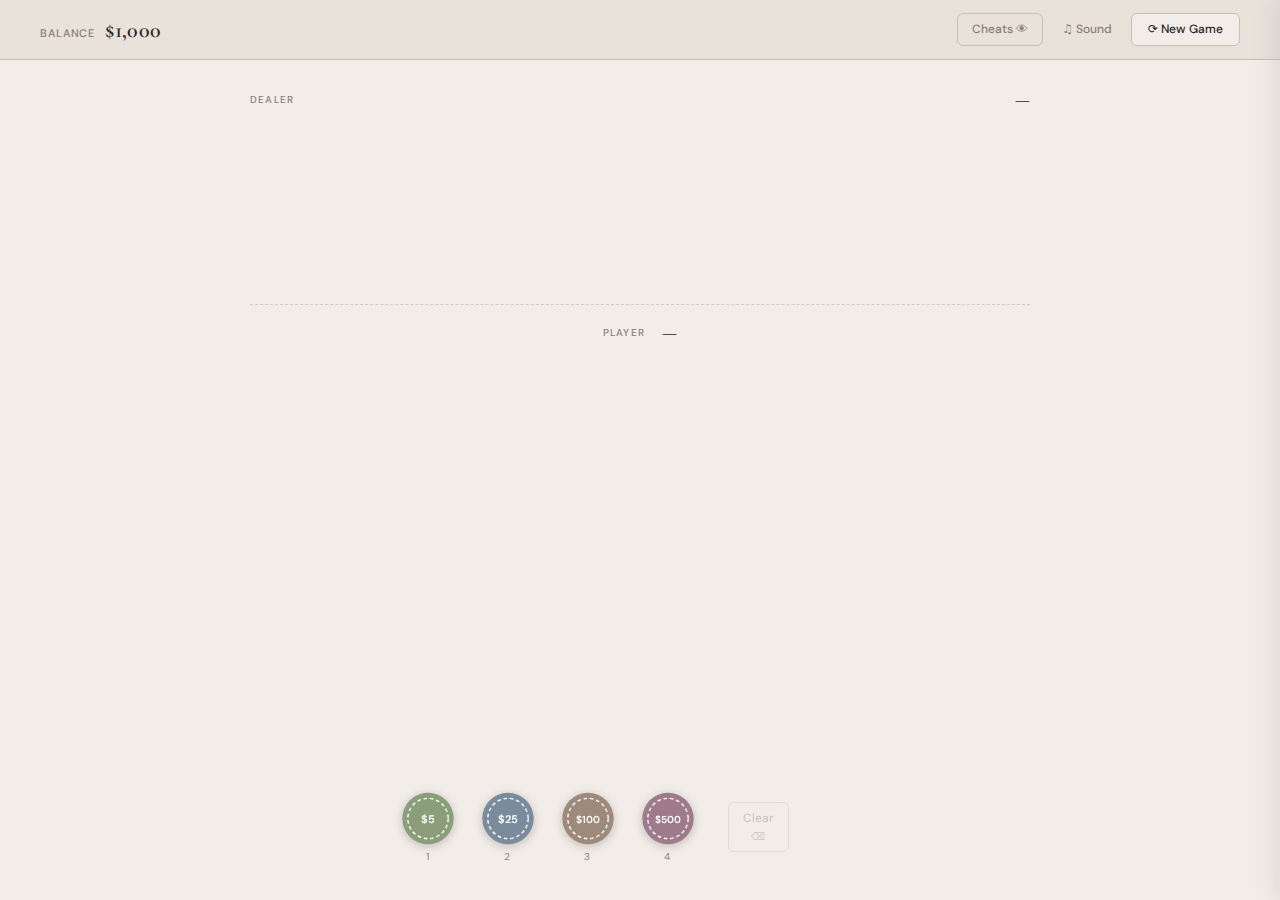
<file: blackjack/index.html>
<!DOCTYPE html>
<html lang="en">
<head>
  <meta charset="UTF-8">
  <meta name="viewport" content="width=device-width, initial-scale=1.0">
  <title>Blackjack</title>
  <link rel="preconnect" href="https://fonts.googleapis.com">
  <link rel="preconnect" href="https://fonts.gstatic.com" crossorigin>
  <link href="https://fonts.googleapis.com/css2?family=Cormorant+Garamond:wght@400;600&family=DM+Sans:wght@400;500&display=swap" rel="stylesheet">
  <link rel="stylesheet" href="styles.css">
</head>
<body>
  <div id="deck-position"></div>

  <header id="header">
    <div id="balance-display">
      <span class="label">Balance</span>
      <span id="balance">$1,000</span>
    </div>
    <div id="header-actions">
      <button id="btn-sound">&#9835; Sound</button>
      <button id="btn-new-game">&#x27F3; New Game</button>
    </div>
  </header>

  <main id="table">
    <section id="dealer-zone">
      <div class="zone-header">
        <span class="zone-label">Dealer</span>
        <span id="dealer-score" class="score-display">—</span>
      </div>
      <div id="dealer-cards" class="card-row"></div>
    </section>

    <div id="divider"></div>

    <section id="player-zone">
      <!-- player-hands-area becomes flex-row when split-active -->
      <div id="player-hands-area">

        <div id="player-hand-wrapper">
          <div class="zone-header">
            <span class="zone-label" id="player-zone-label">Player</span>
            <span id="player-score" class="score-display">—</span>
          </div>
          <div id="player-cards" class="card-row"></div>
        </div>

        <!-- Hidden until split — revealed by JS -->
        <div id="split-hand-wrapper" style="display:none" aria-label="Hand 2">
          <div class="zone-header">
            <span class="zone-label">Hand 2</span>
            <span id="split-score" class="score-display">—</span>
          </div>
          <div id="split-cards" class="card-row"></div>
        </div>

      </div>
      <div id="result-overlay"><span id="result-message"></span></div>
    </section>

    <div id="bet-area">
      <div id="bet-display" class="hidden">Bet: <span id="bet-amount">$0</span></div>
      <div id="chip-stack"></div>
    </div>

    <div id="action-area">
      <div id="betting-controls">
        <div id="chip-tray">

          <button class="chip" data-value="5" aria-label="$5 chip">
            <svg width="60" height="60" viewBox="0 0 60 60" xmlns="http://www.w3.org/2000/svg">
              <circle cx="30" cy="30" r="28" fill="#8B9E7A"/>
              <circle cx="30" cy="30" r="22" fill="none" stroke="white" stroke-width="1.5" stroke-dasharray="4 3"/>
              <text x="30" y="35" text-anchor="middle" fill="white" font-size="12" font-weight="600" font-family="DM Sans, sans-serif">$5</text>
            </svg>
            <small class="key-hint">1</small>
          </button>

          <button class="chip" data-value="25" aria-label="$25 chip">
            <svg width="60" height="60" viewBox="0 0 60 60" xmlns="http://www.w3.org/2000/svg">
              <circle cx="30" cy="30" r="28" fill="#7A8B9E"/>
              <circle cx="30" cy="30" r="22" fill="none" stroke="white" stroke-width="1.5" stroke-dasharray="4 3"/>
              <text x="30" y="35" text-anchor="middle" fill="white" font-size="12" font-weight="600" font-family="DM Sans, sans-serif">$25</text>
            </svg>
            <small class="key-hint">2</small>
          </button>

          <button class="chip" data-value="100" aria-label="$100 chip">
            <svg width="60" height="60" viewBox="0 0 60 60" xmlns="http://www.w3.org/2000/svg">
              <circle cx="30" cy="30" r="28" fill="#9E8A7A"/>
              <circle cx="30" cy="30" r="22" fill="none" stroke="white" stroke-width="1.5" stroke-dasharray="4 3"/>
              <text x="30" y="35" text-anchor="middle" fill="white" font-size="11" font-weight="600" font-family="DM Sans, sans-serif">$100</text>
            </svg>
            <small class="key-hint">3</small>
          </button>

          <button class="chip" data-value="500" aria-label="$500 chip">
            <svg width="60" height="60" viewBox="0 0 60 60" xmlns="http://www.w3.org/2000/svg">
              <circle cx="30" cy="30" r="28" fill="#9E7A8A"/>
              <circle cx="30" cy="30" r="22" fill="none" stroke="white" stroke-width="1.5" stroke-dasharray="4 3"/>
              <text x="30" y="35" text-anchor="middle" fill="white" font-size="11" font-weight="600" font-family="DM Sans, sans-serif">$500</text>
            </svg>
            <small class="key-hint">4</small>
          </button>

        </div>
        <div id="bet-actions">
          <button id="btn-clear" disabled>Clear<small class="key-hint">&#x232B;</small></button>
          <button id="btn-deal">Deal &#x2192;<small class="key-hint">Enter</small></button>
        </div>
      </div>

      <div id="play-controls">
        <button id="btn-hit">Hit<small class="key-hint">H</small></button>
        <button id="btn-stand">Stand<small class="key-hint">S</small></button>
        <button id="btn-double">Double<small class="key-hint">D</small></button>
        <button id="btn-split" disabled>Split<small class="key-hint">P</small></button>
      </div>
    </div>
  </main>

  <div id="game-over-modal">
    <div class="modal-card">
      <p class="modal-title">Out of chips.</p>
      <p class="modal-sub">Start fresh?</p>
      <button id="btn-restart">New Game</button>
    </div>
  </div>

  <script src="cheats/cheatsStore.js" defer></script>
  <script src="cheats/hiLoCounter.js" defer></script>
  <script src="cheats/bustCalculator.js" defer></script>
  <script src="cheats/basicStrategy.js" defer></script>
  <script src="cheats/cheatsUI.js" defer></script>
  <script src="game.js" defer></script>
</body>
</html>
</file>
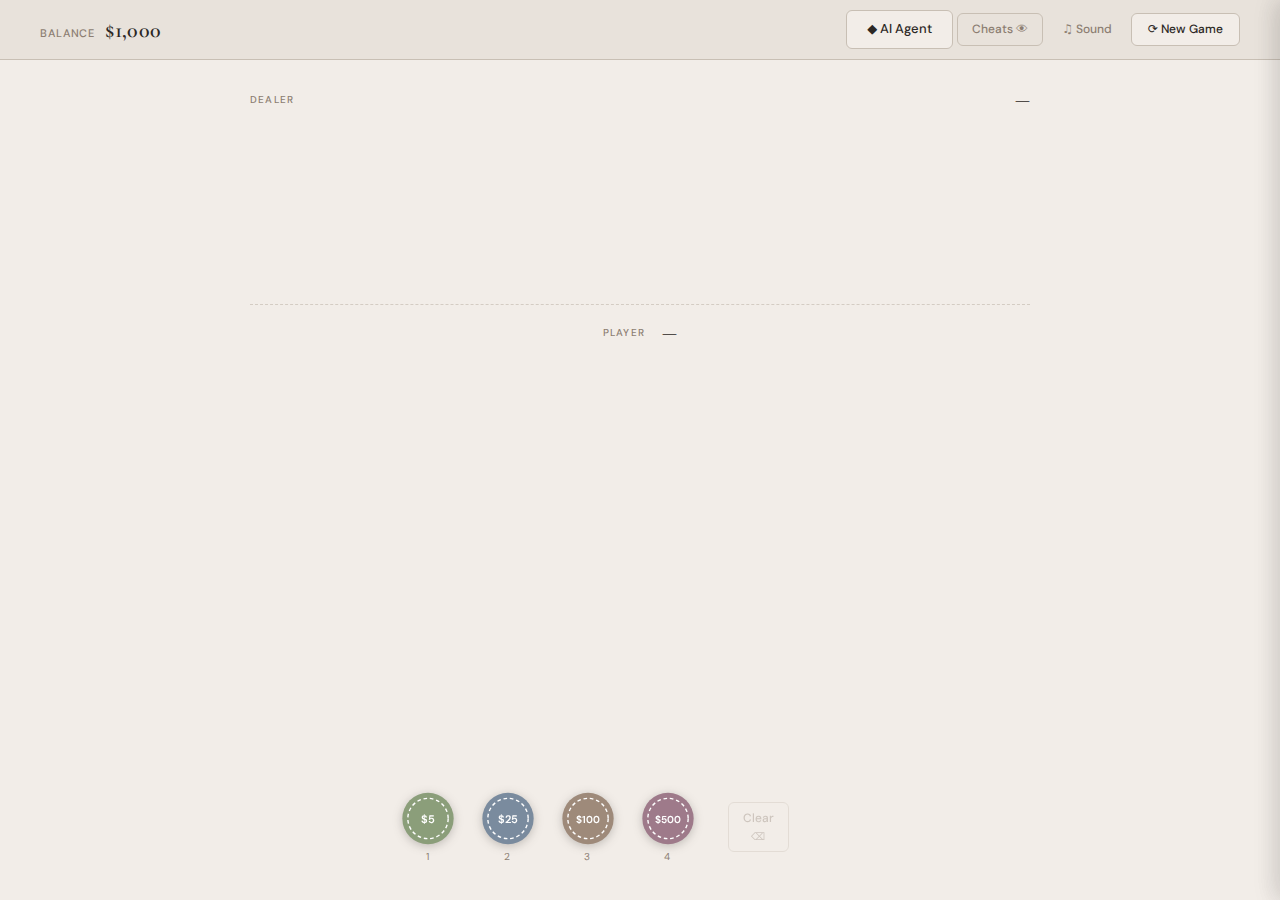
<file: blackjack_agent/index.html>
<!DOCTYPE html>
<html lang="en">
<head>
  <meta charset="UTF-8">
  <meta name="viewport" content="width=device-width, initial-scale=1.0">
  <title>Blackjack</title>
  <link rel="preconnect" href="https://fonts.googleapis.com">
  <link rel="preconnect" href="https://fonts.gstatic.com" crossorigin>
  <link href="https://fonts.googleapis.com/css2?family=Cormorant+Garamond:wght@400;600&family=DM+Sans:wght@400;500&display=swap" rel="stylesheet">
  <link rel="stylesheet" href="styles.css">
</head>
<body>
  <div id="deck-position"></div>

  <header id="header">
    <div id="balance-display">
      <span class="label">Balance</span>
      <span id="balance">$1,000</span>
    </div>
    <div id="header-actions">
      <button id="btn-sound">&#9835; Sound</button>
      <button id="btn-new-game">&#x27F3; New Game</button>
    </div>
  </header>

  <main id="table">
    <section id="dealer-zone">
      <div class="zone-header">
        <span class="zone-label">Dealer</span>
        <span id="dealer-score" class="score-display">—</span>
      </div>
      <div id="dealer-cards" class="card-row"></div>
    </section>

    <div id="divider"></div>

    <section id="player-zone">
      <!-- player-hands-area becomes flex-row when split-active -->
      <div id="player-hands-area">

        <div id="player-hand-wrapper">
          <div class="zone-header">
            <span class="zone-label" id="player-zone-label">Player</span>
            <span id="player-score" class="score-display">—</span>
          </div>
          <div id="player-cards" class="card-row"></div>
        </div>

        <!-- Hidden until split — revealed by JS -->
        <div id="split-hand-wrapper" style="display:none" aria-label="Hand 2">
          <div class="zone-header">
            <span class="zone-label">Hand 2</span>
            <span id="split-score" class="score-display">—</span>
          </div>
          <div id="split-cards" class="card-row"></div>
        </div>

      </div>
      <div id="result-overlay"><span id="result-message"></span></div>
    </section>

    <div id="bet-area">
      <div id="bet-display" class="hidden">Bet: <span id="bet-amount">$0</span></div>
      <div id="chip-stack"></div>
    </div>

    <div id="action-area">
      <div id="betting-controls">
        <div id="chip-tray">

          <button class="chip" data-value="5" aria-label="$5 chip">
            <svg width="60" height="60" viewBox="0 0 60 60" xmlns="http://www.w3.org/2000/svg">
              <circle cx="30" cy="30" r="28" fill="#8B9E7A"/>
              <circle cx="30" cy="30" r="22" fill="none" stroke="white" stroke-width="1.5" stroke-dasharray="4 3"/>
              <text x="30" y="35" text-anchor="middle" fill="white" font-size="12" font-weight="600" font-family="DM Sans, sans-serif">$5</text>
            </svg>
            <small class="key-hint">1</small>
          </button>

          <button class="chip" data-value="25" aria-label="$25 chip">
            <svg width="60" height="60" viewBox="0 0 60 60" xmlns="http://www.w3.org/2000/svg">
              <circle cx="30" cy="30" r="28" fill="#7A8B9E"/>
              <circle cx="30" cy="30" r="22" fill="none" stroke="white" stroke-width="1.5" stroke-dasharray="4 3"/>
              <text x="30" y="35" text-anchor="middle" fill="white" font-size="12" font-weight="600" font-family="DM Sans, sans-serif">$25</text>
            </svg>
            <small class="key-hint">2</small>
          </button>

          <button class="chip" data-value="100" aria-label="$100 chip">
            <svg width="60" height="60" viewBox="0 0 60 60" xmlns="http://www.w3.org/2000/svg">
              <circle cx="30" cy="30" r="28" fill="#9E8A7A"/>
              <circle cx="30" cy="30" r="22" fill="none" stroke="white" stroke-width="1.5" stroke-dasharray="4 3"/>
              <text x="30" y="35" text-anchor="middle" fill="white" font-size="11" font-weight="600" font-family="DM Sans, sans-serif">$100</text>
            </svg>
            <small class="key-hint">3</small>
          </button>

          <button class="chip" data-value="500" aria-label="$500 chip">
            <svg width="60" height="60" viewBox="0 0 60 60" xmlns="http://www.w3.org/2000/svg">
              <circle cx="30" cy="30" r="28" fill="#9E7A8A"/>
              <circle cx="30" cy="30" r="22" fill="none" stroke="white" stroke-width="1.5" stroke-dasharray="4 3"/>
              <text x="30" y="35" text-anchor="middle" fill="white" font-size="11" font-weight="600" font-family="DM Sans, sans-serif">$500</text>
            </svg>
            <small class="key-hint">4</small>
          </button>

        </div>
        <div id="bet-actions">
          <button id="btn-clear" disabled>Clear<small class="key-hint">&#x232B;</small></button>
          <button id="btn-deal">Deal &#x2192;<small class="key-hint">Enter</small></button>
        </div>
      </div>

      <div id="play-controls">
        <button id="btn-hit">Hit<small class="key-hint">H</small></button>
        <button id="btn-stand">Stand<small class="key-hint">S</small></button>
        <button id="btn-double">Double<small class="key-hint">D</small></button>
        <button id="btn-split" disabled>Split<small class="key-hint">P</small></button>
      </div>
    </div>
  </main>

  <div id="game-over-modal">
    <div class="modal-card">
      <p class="modal-title">Out of chips.</p>
      <p class="modal-sub">Start fresh?</p>
      <button id="btn-restart">New Game</button>
    </div>
  </div>

  <script src="cheats/cheatsStore.js" defer></script>
  <script src="cheats/hiLoCounter.js" defer></script>
  <script src="cheats/bustCalculator.js" defer></script>
  <script src="cheats/basicStrategy.js" defer></script>
  <script src="cheats/cheatsUI.js" defer></script>
  <script src="agent/agentStore.js" defer></script>
  <script src="agent/agentApi.js" defer></script>
  <script src="agent/agentUI.js" defer></script>
  <script src="game.js" defer></script>
</body>
</html>
</file>
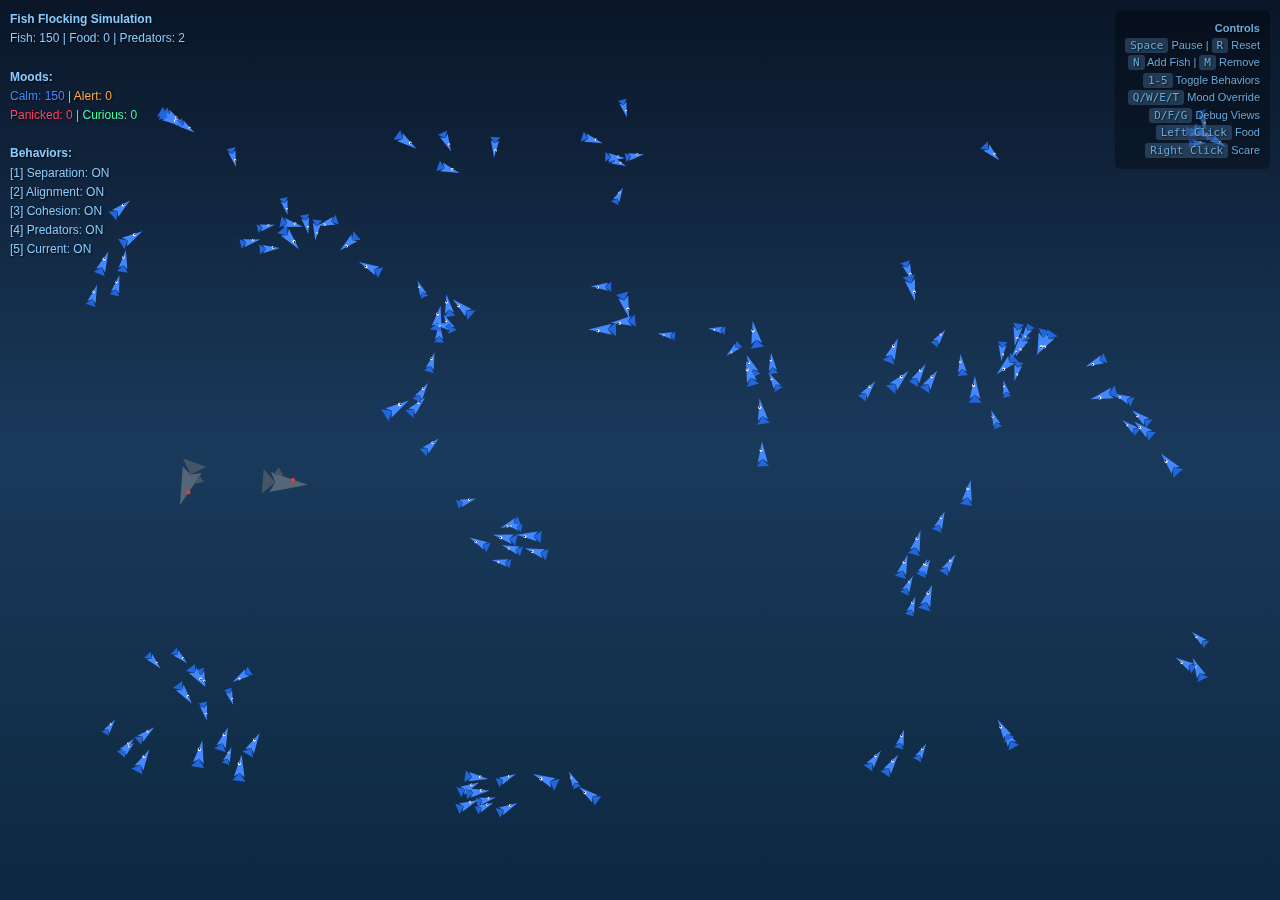
<file: boids/index.html>
<!DOCTYPE html>
<html lang="en">
<head>
    <meta charset="UTF-8">
    <meta name="viewport" content="width=device-width, initial-scale=1.0">
    <title>Fish Flocking Game</title>
    <style>
        * {
            margin: 0;
            padding: 0;
            box-sizing: border-box;
        }
        body {
            background: #0a1628;
            overflow: hidden;
            font-family: 'Segoe UI', sans-serif;
        }
        canvas {
            display: block;
            background: linear-gradient(180deg, #0a1628 0%, #1a3a5c 50%, #0d2840 100%);
        }
        #ui {
            position: fixed;
            top: 10px;
            left: 10px;
            color: #88ccff;
            font-size: 12px;
            pointer-events: none;
            text-shadow: 1px 1px 2px rgba(0,0,0,0.8);
            line-height: 1.6;
        }
        #controls {
            position: fixed;
            top: 10px;
            right: 10px;
            color: #66aadd;
            font-size: 11px;
            text-align: right;
            pointer-events: none;
            text-shadow: 1px 1px 2px rgba(0,0,0,0.8);
            line-height: 1.5;
            background: rgba(0,0,0,0.3);
            padding: 10px;
            border-radius: 5px;
        }
        .key {
            background: rgba(100,150,200,0.3);
            padding: 1px 5px;
            border-radius: 3px;
            font-family: monospace;
        }
        #paused {
            position: fixed;
            top: 50%;
            left: 50%;
            transform: translate(-50%, -50%);
            color: #ffcc44;
            font-size: 48px;
            font-weight: bold;
            text-shadow: 2px 2px 4px rgba(0,0,0,0.8);
            display: none;
        }
    </style>
</head>
<body>
    <canvas id="canvas"></canvas>
    <div id="ui"></div>
    <div id="controls">
        <b>Controls</b><br>
        <span class="key">Space</span> Pause | <span class="key">R</span> Reset<br>
        <span class="key">N</span> Add Fish | <span class="key">M</span> Remove<br>
        <span class="key">1-5</span> Toggle Behaviors<br>
        <span class="key">Q/W/E/T</span> Mood Override<br>
        <span class="key">D/F/G</span> Debug Views<br>
        <span class="key">Left Click</span> Food<br>
        <span class="key">Right Click</span> Scare
    </div>
    <div id="paused">PAUSED</div>

    <script>
        // Canvas Setup
        const canvas = document.getElementById('canvas');
        const ctx = canvas.getContext('2d');
        const ui = document.getElementById('ui');
        const pausedDisplay = document.getElementById('paused');

        function resize() {
            canvas.width = window.innerWidth;
            canvas.height = window.innerHeight;
        }
        resize();
        window.addEventListener('resize', resize);

        // Mood Types
        const MOOD = {
            CALM: 'calm',
            ALERT: 'alert',
            PANICKED: 'panicked',
            CURIOUS: 'curious'
        };

        // Mood Colors
        const MOOD_COLORS = {
            calm: { body: '#4488ff', fin: '#2266dd' },
            alert: { body: '#ffaa44', fin: '#dd8822' },
            panicked: { body: '#ff4466', fin: '#dd2244' },
            curious: { body: '#44ffaa', fin: '#22dd88' }
        };

        // Mood Parameters
        const MOOD_PARAMS = {
            calm: { cohesion: 1.2, alignment: 1.0, separation: 0.8, speedMult: 0.8 },
            alert: { cohesion: 1.0, alignment: 1.4, separation: 1.0, speedMult: 1.2 },
            panicked: { cohesion: 0.5, alignment: 0.5, separation: 2.0, speedMult: 1.8 },
            curious: { cohesion: 1.0, alignment: 0.6, separation: 1.0, speedMult: 0.9 }
        };

        // Global Parameters
        const params = {
            separationWeight: 1.5,
            alignmentWeight: 1.0,
            cohesionWeight: 1.0,
            maxSpeed: 4,
            maxForce: 0.15,
            drag: 0.99,
            perceptionRadius: 80,
            separationRadius: 30,
            currentStrength: 0.02,
            currentAngle: 0,
            foodAttractionStrength: 3,
            predatorFearRadius: 150,
            predatorFearStrength: 5,
            boundaryMargin: 80,
            boundaryForce: 0.5
        };

        // Toggles
        const toggles = {
            separation: true,
            alignment: true,
            cohesion: true,
            predators: true,
            current: true,
            showPerception: false,
            showForces: false,
            showGrid: false
        };

        // Simulation State
        let paused = false;
        let moodOverride = null;
        let fish = [];
        let food = [];
        let predators = [];
        let scarePulses = [];

        // Spatial Grid
        const CELL_SIZE = 100;
        let grid = {};

        function getCellKey(x, y) {
            const cx = Math.floor(x / CELL_SIZE);
            const cy = Math.floor(y / CELL_SIZE);
            return `${cx},${cy}`;
        }

        function clearGrid() {
            grid = {};
        }

        function addToGrid(entity) {
            const key = getCellKey(entity.x, entity.y);
            if (!grid[key]) grid[key] = [];
            grid[key].push(entity);
        }

        function getNearby(x, y, radius) {
            const nearby = [];
            const cellRadius = Math.ceil(radius / CELL_SIZE);
            const cx = Math.floor(x / CELL_SIZE);
            const cy = Math.floor(y / CELL_SIZE);

            for (let dx = -cellRadius; dx <= cellRadius; dx++) {
                for (let dy = -cellRadius; dy <= cellRadius; dy++) {
                    const key = `${cx + dx},${cy + dy}`;
                    if (grid[key]) {
                        for (const entity of grid[key]) {
                            const dist = Math.hypot(entity.x - x, entity.y - y);
                            if (dist < radius && dist > 0) {
                                nearby.push({ entity, dist });
                            }
                        }
                    }
                }
            }
            return nearby;
        }

        // Vector Helpers
        function limit(vx, vy, max) {
            const mag = Math.hypot(vx, vy);
            if (mag > max && mag > 0) {
                return [vx / mag * max, vy / mag * max];
            }
            return [vx, vy];
        }

        function normalize(vx, vy) {
            const mag = Math.hypot(vx, vy);
            if (mag > 0) return [vx / mag, vy / mag];
            return [0, 0];
        }

        // Fish Class
        class Fish {
            constructor(x, y) {
                this.x = x;
                this.y = y;
                const angle = Math.random() * Math.PI * 2;
                const speed = 1 + Math.random() * 2;
                this.vx = Math.cos(angle) * speed;
                this.vy = Math.sin(angle) * speed;
                this.ax = 0;
                this.ay = 0;
                this.size = 8 + Math.random() * 4;
                this.mood = MOOD.CALM;
                this.targetMood = MOOD.CALM;
                this.moodTransition = 0;
                this.energy = 0.5 + Math.random() * 0.5;
                this.forceVectors = [];
            }

            applyForce(fx, fy, label = '') {
                this.ax += fx;
                this.ay += fy;
                if (toggles.showForces && label) {
                    this.forceVectors.push({ fx: fx * 20, fy: fy * 20, label });
                }
            }

            getMoodParams() {
                return MOOD_PARAMS[this.mood];
            }

            separation(neighbors) {
                if (!toggles.separation || neighbors.length === 0) return [0, 0];
                let steerX = 0, steerY = 0;
                let count = 0;

                for (const { entity, dist } of neighbors) {
                    if (dist < params.separationRadius) {
                        const dx = this.x - entity.x;
                        const dy = this.y - entity.y;
                        const weight = 1 / Math.max(dist, 0.1);
                        steerX += dx * weight;
                        steerY += dy * weight;
                        count++;
                    }
                }

                if (count > 0) {
                    steerX /= count;
                    steerY /= count;
                    const [nx, ny] = normalize(steerX, steerY);
                    const moodMult = this.getMoodParams().separation;
                    return limit(nx * params.maxSpeed - this.vx, ny * params.maxSpeed - this.vy, params.maxForce * moodMult);
                }
                return [0, 0];
            }

            alignment(neighbors) {
                if (!toggles.alignment || neighbors.length === 0) return [0, 0];
                let avgVx = 0, avgVy = 0;
                let count = 0;

                for (const { entity, dist } of neighbors) {
                    if (dist < params.perceptionRadius) {
                        avgVx += entity.vx;
                        avgVy += entity.vy;
                        count++;
                    }
                }

                if (count > 0) {
                    avgVx /= count;
                    avgVy /= count;
                    const [nx, ny] = normalize(avgVx, avgVy);
                    const moodMult = this.getMoodParams().alignment;
                    return limit(nx * params.maxSpeed - this.vx, ny * params.maxSpeed - this.vy, params.maxForce * moodMult);
                }
                return [0, 0];
            }

            cohesion(neighbors) {
                if (!toggles.cohesion || neighbors.length === 0) return [0, 0];
                let centerX = 0, centerY = 0;
                let count = 0;

                for (const { entity, dist } of neighbors) {
                    if (dist < params.perceptionRadius) {
                        centerX += entity.x;
                        centerY += entity.y;
                        count++;
                    }
                }

                if (count > 0) {
                    centerX /= count;
                    centerY /= count;
                    const dx = centerX - this.x;
                    const dy = centerY - this.y;
                    const [nx, ny] = normalize(dx, dy);
                    const moodMult = this.getMoodParams().cohesion;
                    return limit(nx * params.maxSpeed - this.vx, ny * params.maxSpeed - this.vy, params.maxForce * moodMult);
                }
                return [0, 0];
            }

            boundaryAvoidance() {
                let steerX = 0, steerY = 0;
                const margin = params.boundaryMargin;
                const force = params.boundaryForce;

                if (this.x < margin) steerX = force * (1 - this.x / margin);
                if (this.x > canvas.width - margin) steerX = -force * (1 - (canvas.width - this.x) / margin);
                if (this.y < margin) steerY = force * (1 - this.y / margin);
                if (this.y > canvas.height - margin) steerY = -force * (1 - (canvas.height - this.y) / margin);

                return [steerX, steerY];
            }

            waterCurrent() {
                if (!toggles.current) return [0, 0];
                const noise = Math.sin(this.x * 0.01 + Date.now() * 0.001) * 0.5;
                const angle = params.currentAngle + noise;
                return [Math.cos(angle) * params.currentStrength, Math.sin(angle) * params.currentStrength];
            }

            seekFood() {
                if (food.length === 0) return [0, 0];
                let closest = null;
                let closestDist = Infinity;

                for (const f of food) {
                    const dist = Math.hypot(f.x - this.x, f.y - this.y);
                    if (dist < params.perceptionRadius * 2 && dist < closestDist) {
                        closest = f;
                        closestDist = dist;
                    }
                }

                if (closest) {
                    if (closestDist < 10) {
                        this.energy = Math.min(1, this.energy + 0.1);
                        food.splice(food.indexOf(closest), 1);
                        return [0, 0];
                    }
                    const dx = closest.x - this.x;
                    const dy = closest.y - this.y;
                    const [nx, ny] = normalize(dx, dy);
                    return limit(nx * params.foodAttractionStrength, ny * params.foodAttractionStrength, params.maxForce * 2);
                }
                return [0, 0];
            }

            fleePredators() {
                if (!toggles.predators || predators.length === 0) return [0, 0];
                let steerX = 0, steerY = 0;
                let threatened = false;

                for (const p of predators) {
                    const dist = Math.hypot(p.x - this.x, p.y - this.y);
                    if (dist < params.predatorFearRadius) {
                        const dx = this.x - p.x;
                        const dy = this.y - p.y;
                        const weight = 1 - dist / params.predatorFearRadius;
                        steerX += dx * weight;
                        steerY += dy * weight;
                        threatened = true;
                    }
                }

                if (threatened) {
                    this.targetMood = MOOD.PANICKED;
                    const [nx, ny] = normalize(steerX, steerY);
                    return limit(nx * params.predatorFearStrength, ny * params.predatorFearStrength, params.maxForce * 3);
                }
                return [0, 0];
            }

            fleeScarePulses() {
                let steerX = 0, steerY = 0;
                let scared = false;

                for (const pulse of scarePulses) {
                    const dist = Math.hypot(pulse.x - this.x, pulse.y - this.y);
                    if (dist < pulse.radius) {
                        const dx = this.x - pulse.x;
                        const dy = this.y - pulse.y;
                        const weight = (1 - dist / pulse.radius) * pulse.strength;
                        steerX += dx * weight;
                        steerY += dy * weight;
                        scared = true;
                    }
                }

                if (scared) {
                    this.targetMood = MOOD.PANICKED;
                    const [nx, ny] = normalize(steerX, steerY);
                    return [nx * params.maxForce * 2, ny * params.maxForce * 2];
                }
                return [0, 0];
            }

            updateMood() {
                if (moodOverride) {
                    this.targetMood = moodOverride;
                } else if (this.mood === MOOD.PANICKED && this.targetMood === MOOD.PANICKED) {
                    if (Math.random() < 0.01) this.targetMood = MOOD.ALERT;
                } else if (this.mood === MOOD.ALERT && this.targetMood === MOOD.ALERT) {
                    if (Math.random() < 0.005) this.targetMood = MOOD.CALM;
                }

                if (this.mood !== this.targetMood) {
                    this.moodTransition += 0.02;
                    if (this.moodTransition >= 1) {
                        this.mood = this.targetMood;
                        this.moodTransition = 0;
                    }
                }
            }

            update(neighbors) {
                this.forceVectors = [];
                this.ax = 0;
                this.ay = 0;

                // Calculate forces
                const [sepX, sepY] = this.separation(neighbors);
                const [aliX, aliY] = this.alignment(neighbors);
                const [cohX, cohY] = this.cohesion(neighbors);
                const [boundX, boundY] = this.boundaryAvoidance();
                const [currX, currY] = this.waterCurrent();
                const [foodX, foodY] = this.seekFood();
                const [predX, predY] = this.fleePredators();
                const [scareX, scareY] = this.fleeScarePulses();

                // Apply weighted forces
                this.applyForce(sepX * params.separationWeight, sepY * params.separationWeight, 'sep');
                this.applyForce(aliX * params.alignmentWeight, aliY * params.alignmentWeight, 'ali');
                this.applyForce(cohX * params.cohesionWeight, cohY * params.cohesionWeight, 'coh');
                this.applyForce(boundX, boundY, 'bound');
                this.applyForce(currX, currY, 'curr');
                this.applyForce(foodX, foodY, 'food');
                this.applyForce(predX, predY, 'pred');
                this.applyForce(scareX, scareY, 'scare');

                // Update mood
                this.updateMood();

                // Apply acceleration to velocity
                this.vx += this.ax;
                this.vy += this.ay;

                // Apply drag
                this.vx *= params.drag;
                this.vy *= params.drag;

                // Limit speed based on mood
                const speedMult = this.getMoodParams().speedMult;
                [this.vx, this.vy] = limit(this.vx, this.vy, params.maxSpeed * speedMult);

                // Update position
                this.x += this.vx;
                this.y += this.vy;

                // Wrap around (soft boundary already handles this mostly)
                if (this.x < 0) this.x = canvas.width;
                if (this.x > canvas.width) this.x = 0;
                if (this.y < 0) this.y = canvas.height;
                if (this.y > canvas.height) this.y = 0;

                // Energy decay
                this.energy = Math.max(0, this.energy - 0.0001);
            }

            draw() {
                const angle = Math.atan2(this.vy, this.vx);
                const colors = MOOD_COLORS[this.mood];
                const size = this.size * (0.8 + this.energy * 0.4);

                ctx.save();
                ctx.translate(this.x, this.y);
                ctx.rotate(angle);

                // Body
                ctx.beginPath();
                ctx.moveTo(size, 0);
                ctx.lineTo(-size * 0.7, size * 0.4);
                ctx.lineTo(-size * 0.4, 0);
                ctx.lineTo(-size * 0.7, -size * 0.4);
                ctx.closePath();
                ctx.fillStyle = colors.body;
                ctx.fill();

                // Tail
                ctx.beginPath();
                ctx.moveTo(-size * 0.4, 0);
                ctx.lineTo(-size, size * 0.5);
                ctx.lineTo(-size, -size * 0.5);
                ctx.closePath();
                ctx.fillStyle = colors.fin;
                ctx.fill();

                // Eye
                ctx.beginPath();
                ctx.arc(size * 0.3, -size * 0.1, size * 0.12, 0, Math.PI * 2);
                ctx.fillStyle = '#fff';
                ctx.fill();
                ctx.beginPath();
                ctx.arc(size * 0.35, -size * 0.1, size * 0.06, 0, Math.PI * 2);
                ctx.fillStyle = '#000';
                ctx.fill();

                ctx.restore();

                // Debug: Perception radius
                if (toggles.showPerception) {
                    ctx.beginPath();
                    ctx.arc(this.x, this.y, params.perceptionRadius, 0, Math.PI * 2);
                    ctx.strokeStyle = 'rgba(100, 200, 255, 0.2)';
                    ctx.stroke();
                    ctx.beginPath();
                    ctx.arc(this.x, this.y, params.separationRadius, 0, Math.PI * 2);
                    ctx.strokeStyle = 'rgba(255, 100, 100, 0.3)';
                    ctx.stroke();
                }

                // Debug: Force vectors
                if (toggles.showForces) {
                    for (const fv of this.forceVectors) {
                        ctx.beginPath();
                        ctx.moveTo(this.x, this.y);
                        ctx.lineTo(this.x + fv.fx, this.y + fv.fy);
                        ctx.strokeStyle = 'rgba(255, 255, 0, 0.5)';
                        ctx.lineWidth = 1;
                        ctx.stroke();
                    }
                }
            }
        }

        // Predator Class
        class Predator {
            constructor(x, y) {
                this.x = x;
                this.y = y;
                const angle = Math.random() * Math.PI * 2;
                this.vx = Math.cos(angle) * 1.5;
                this.vy = Math.sin(angle) * 1.5;
                this.size = 25;
            }

            update() {
                // Simple wandering behavior
                this.vx += (Math.random() - 0.5) * 0.1;
                this.vy += (Math.random() - 0.5) * 0.1;
                [this.vx, this.vy] = limit(this.vx, this.vy, 2);

                this.x += this.vx;
                this.y += this.vy;

                // Boundary avoidance
                const margin = 100;
                if (this.x < margin) this.vx += 0.1;
                if (this.x > canvas.width - margin) this.vx -= 0.1;
                if (this.y < margin) this.vy += 0.1;
                if (this.y > canvas.height - margin) this.vy -= 0.1;

                // Wrap
                if (this.x < -50) this.x = canvas.width + 50;
                if (this.x > canvas.width + 50) this.x = -50;
                if (this.y < -50) this.y = canvas.height + 50;
                if (this.y > canvas.height + 50) this.y = -50;
            }

            draw() {
                const angle = Math.atan2(this.vy, this.vx);
                ctx.save();
                ctx.translate(this.x, this.y);
                ctx.rotate(angle);

                // Shark-like body
                ctx.beginPath();
                ctx.moveTo(this.size, 0);
                ctx.lineTo(-this.size * 0.5, this.size * 0.4);
                ctx.lineTo(-this.size * 0.3, 0);
                ctx.lineTo(-this.size * 0.5, -this.size * 0.4);
                ctx.closePath();
                ctx.fillStyle = '#556677';
                ctx.fill();

                // Dorsal fin
                ctx.beginPath();
                ctx.moveTo(0, -this.size * 0.3);
                ctx.lineTo(-this.size * 0.2, -this.size * 0.6);
                ctx.lineTo(-this.size * 0.4, -this.size * 0.3);
                ctx.closePath();
                ctx.fillStyle = '#445566';
                ctx.fill();

                // Tail
                ctx.beginPath();
                ctx.moveTo(-this.size * 0.3, 0);
                ctx.lineTo(-this.size * 0.8, this.size * 0.5);
                ctx.lineTo(-this.size * 0.8, -this.size * 0.5);
                ctx.closePath();
                ctx.fillStyle = '#445566';
                ctx.fill();

                // Eye
                ctx.beginPath();
                ctx.arc(this.size * 0.4, -this.size * 0.15, this.size * 0.08, 0, Math.PI * 2);
                ctx.fillStyle = '#ff3333';
                ctx.fill();

                ctx.restore();

                // Fear radius visualization
                if (toggles.showPerception) {
                    ctx.beginPath();
                    ctx.arc(this.x, this.y, params.predatorFearRadius, 0, Math.PI * 2);
                    ctx.strokeStyle = 'rgba(255, 50, 50, 0.2)';
                    ctx.stroke();
                }
            }
        }

        // Food Particle
        class FoodParticle {
            constructor(x, y) {
                this.x = x;
                this.y = y;
                this.size = 4 + Math.random() * 3;
                this.wobble = Math.random() * Math.PI * 2;
            }

            update() {
                this.wobble += 0.05;
                this.y += Math.sin(this.wobble) * 0.3;
                this.y += 0.1; // Slowly sink
                if (this.y > canvas.height + 10) {
                    food.splice(food.indexOf(this), 1);
                }
            }

            draw() {
                ctx.beginPath();
                ctx.arc(this.x, this.y, this.size, 0, Math.PI * 2);
                ctx.fillStyle = '#88ff88';
                ctx.fill();
                ctx.beginPath();
                ctx.arc(this.x - this.size * 0.3, this.y - this.size * 0.3, this.size * 0.3, 0, Math.PI * 2);
                ctx.fillStyle = '#aaffaa';
                ctx.fill();
            }
        }

        // Scare Pulse
        class ScarePulse {
            constructor(x, y) {
                this.x = x;
                this.y = y;
                this.radius = 0;
                this.maxRadius = 200;
                this.strength = 3;
            }

            update() {
                this.radius += 8;
                this.strength = 3 * (1 - this.radius / this.maxRadius);
                if (this.radius > this.maxRadius) {
                    scarePulses.splice(scarePulses.indexOf(this), 1);
                }
            }

            draw() {
                const alpha = 1 - this.radius / this.maxRadius;
                ctx.beginPath();
                ctx.arc(this.x, this.y, this.radius, 0, Math.PI * 2);
                ctx.strokeStyle = `rgba(255, 100, 100, ${alpha * 0.5})`;
                ctx.lineWidth = 3;
                ctx.stroke();
            }
        }

        // Initialize
        function init() {
            fish = [];
            food = [];
            predators = [];
            scarePulses = [];

            // Spawn fish
            for (let i = 0; i < 150; i++) {
                fish.push(new Fish(
                    Math.random() * canvas.width,
                    Math.random() * canvas.height
                ));
            }

            // Spawn predators
            for (let i = 0; i < 2; i++) {
                predators.push(new Predator(
                    Math.random() * canvas.width,
                    Math.random() * canvas.height
                ));
            }
        }

        // Draw Grid
        function drawGrid() {
            if (!toggles.showGrid) return;
            ctx.strokeStyle = 'rgba(100, 150, 200, 0.2)';
            ctx.lineWidth = 1;

            for (let x = 0; x < canvas.width; x += CELL_SIZE) {
                ctx.beginPath();
                ctx.moveTo(x, 0);
                ctx.lineTo(x, canvas.height);
                ctx.stroke();
            }
            for (let y = 0; y < canvas.height; y += CELL_SIZE) {
                ctx.beginPath();
                ctx.moveTo(0, y);
                ctx.lineTo(canvas.width, y);
                ctx.stroke();
            }

            // Show cell occupancy
            for (const key in grid) {
                const [cx, cy] = key.split(',').map(Number);
                const count = grid[key].length;
                if (count > 0) {
                    ctx.fillStyle = `rgba(100, 200, 255, ${Math.min(count / 20, 0.3)})`;
                    ctx.fillRect(cx * CELL_SIZE, cy * CELL_SIZE, CELL_SIZE, CELL_SIZE);
                }
            }
        }

        // Update UI
        function updateUI() {
            const moodCounts = { calm: 0, alert: 0, panicked: 0, curious: 0 };
            for (const f of fish) moodCounts[f.mood]++;

            ui.innerHTML = `
                <b>Fish Flocking Simulation</b><br>
                Fish: ${fish.length} | Food: ${food.length} | Predators: ${predators.length}<br>
                <br>
                <b>Moods:</b><br>
                <span style="color:${MOOD_COLORS.calm.body}">Calm: ${moodCounts.calm}</span> |
                <span style="color:${MOOD_COLORS.alert.body}">Alert: ${moodCounts.alert}</span><br>
                <span style="color:${MOOD_COLORS.panicked.body}">Panicked: ${moodCounts.panicked}</span> |
                <span style="color:${MOOD_COLORS.curious.body}">Curious: ${moodCounts.curious}</span><br>
                <br>
                <b>Behaviors:</b><br>
                [1] Separation: ${toggles.separation ? 'ON' : 'OFF'}<br>
                [2] Alignment: ${toggles.alignment ? 'ON' : 'OFF'}<br>
                [3] Cohesion: ${toggles.cohesion ? 'ON' : 'OFF'}<br>
                [4] Predators: ${toggles.predators ? 'ON' : 'OFF'}<br>
                [5] Current: ${toggles.current ? 'ON' : 'OFF'}<br>
                ${moodOverride ? `<br><b>Mood Override:</b> ${moodOverride.toUpperCase()}` : ''}
            `;
        }

        // Main Loop
        function update() {
            if (!paused) {
                // Update current angle over time
                params.currentAngle = Math.sin(Date.now() * 0.0001) * Math.PI * 0.5;

                // Build spatial grid
                clearGrid();
                for (const f of fish) addToGrid(f);

                // Update fish
                for (const f of fish) {
                    const neighbors = getNearby(f.x, f.y, params.perceptionRadius);
                    f.update(neighbors);
                }

                // Update predators
                for (const p of predators) p.update();

                // Update food
                for (const f of food) f.update();

                // Update scare pulses
                for (const s of scarePulses) s.update();
            }

            // Draw
            ctx.clearRect(0, 0, canvas.width, canvas.height);

            // Water background gradient already in CSS

            drawGrid();

            // Draw food
            for (const f of food) f.draw();

            // Draw fish
            for (const f of fish) f.draw();

            // Draw predators
            for (const p of predators) p.draw();

            // Draw scare pulses
            for (const s of scarePulses) s.draw();

            updateUI();
            requestAnimationFrame(update);
        }

        // Input Handlers
        document.addEventListener('keydown', (e) => {
            switch (e.key.toLowerCase()) {
                case ' ':
                    paused = !paused;
                    pausedDisplay.style.display = paused ? 'block' : 'none';
                    e.preventDefault();
                    break;
                case 'r':
                    init();
                    break;
                case 'n':
                    for (let i = 0; i < 10; i++) {
                        fish.push(new Fish(Math.random() * canvas.width, Math.random() * canvas.height));
                    }
                    break;
                case 'm':
                    for (let i = 0; i < 10 && fish.length > 10; i++) {
                        fish.pop();
                    }
                    break;
                case '1':
                    toggles.separation = !toggles.separation;
                    break;
                case '2':
                    toggles.alignment = !toggles.alignment;
                    break;
                case '3':
                    toggles.cohesion = !toggles.cohesion;
                    break;
                case '4':
                    toggles.predators = !toggles.predators;
                    break;
                case '5':
                    toggles.current = !toggles.current;
                    break;
                case 'q':
                    moodOverride = moodOverride === MOOD.CALM ? null : MOOD.CALM;
                    break;
                case 'w':
                    moodOverride = moodOverride === MOOD.ALERT ? null : MOOD.ALERT;
                    break;
                case 'e':
                    moodOverride = moodOverride === MOOD.PANICKED ? null : MOOD.PANICKED;
                    break;
                case 't':
                    moodOverride = moodOverride === MOOD.CURIOUS ? null : MOOD.CURIOUS;
                    break;
                case 'd':
                    toggles.showPerception = !toggles.showPerception;
                    break;
                case 'f':
                    toggles.showForces = !toggles.showForces;
                    break;
                case 'g':
                    toggles.showGrid = !toggles.showGrid;
                    break;
            }
        });

        canvas.addEventListener('click', (e) => {
            // Spawn food at click location
            for (let i = 0; i < 5; i++) {
                food.push(new FoodParticle(
                    e.clientX + (Math.random() - 0.5) * 30,
                    e.clientY + (Math.random() - 0.5) * 30
                ));
            }
        });

        canvas.addEventListener('contextmenu', (e) => {
            e.preventDefault();
            // Create scare pulse
            scarePulses.push(new ScarePulse(e.clientX, e.clientY));
        });

        // Start
        init();
        update();
    </script>
</body>
</html>
</file>
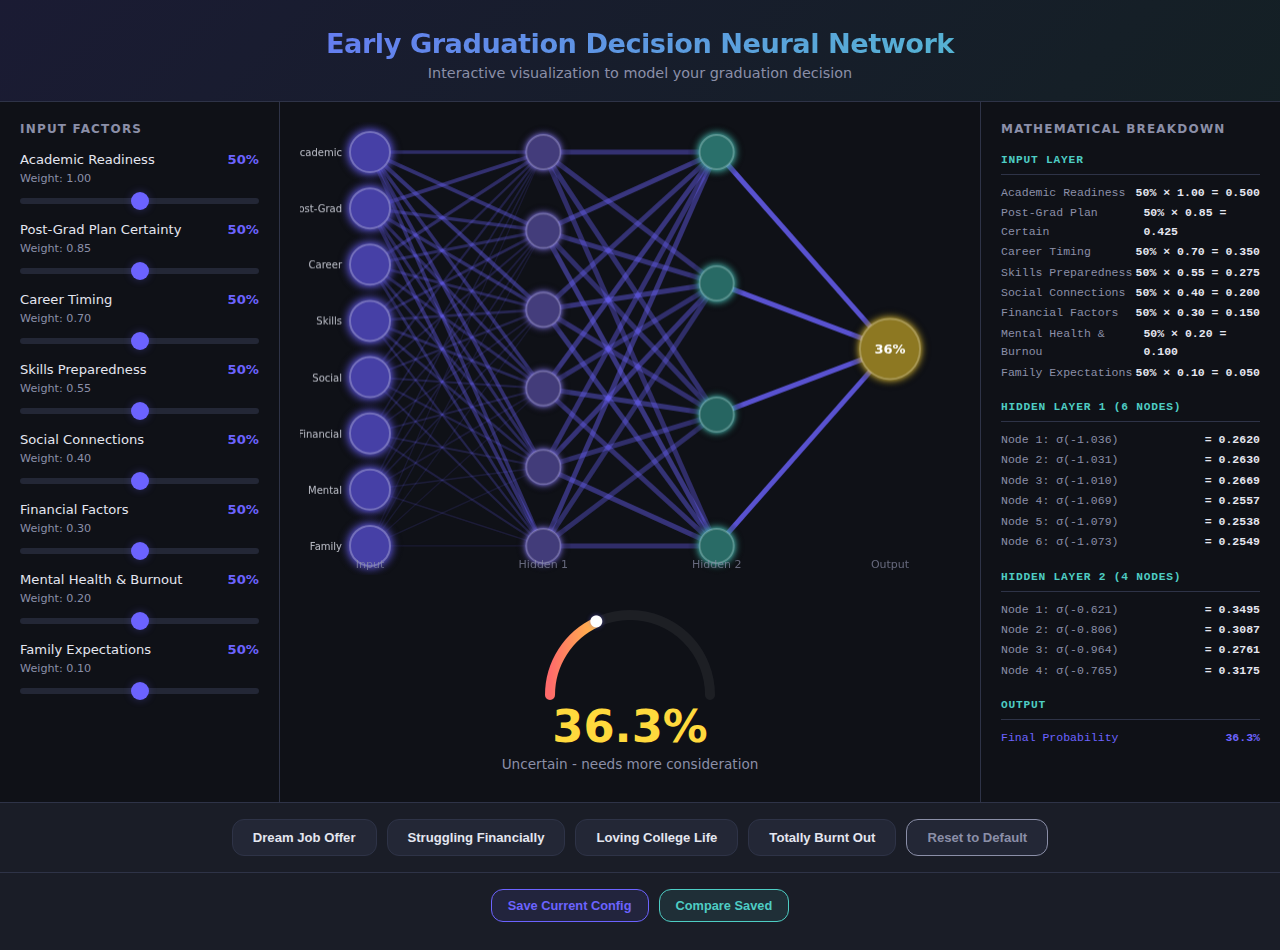
<file: decision_neuron/index.html>
<!DOCTYPE html>
<html lang="en">
<head>
<meta charset="UTF-8">
<meta name="viewport" content="width=device-width, initial-scale=1.0">
<title>Early Graduation Decision Neural Network</title>
<style>
*, *::before, *::after { box-sizing: border-box; margin: 0; padding: 0; }

:root {
  --bg: #0f1117;
  --surface: #1a1d27;
  --surface2: #232736;
  --border: #2e3347;
  --text: #e4e6f0;
  --text-dim: #8b8fa8;
  --accent: #6c63ff;
  --accent2: #4ecdc4;
  --red: #ff6b6b;
  --yellow: #ffd93d;
  --green: #4ecdc4;
  --glow: rgba(108, 99, 255, 0.3);
  --radius: 12px;
  --transition: 300ms ease;
}

body {
  font-family: 'Segoe UI', system-ui, -apple-system, sans-serif;
  background: var(--bg);
  color: var(--text);
  min-height: 100vh;
  overflow-x: hidden;
}

/* Header */
.header {
  text-align: center;
  padding: 28px 20px 20px;
  background: linear-gradient(135deg, rgba(108,99,255,0.12), rgba(78,205,196,0.08));
  border-bottom: 1px solid var(--border);
}
.header h1 {
  font-size: 1.7rem;
  font-weight: 700;
  background: linear-gradient(135deg, #6c63ff, #4ecdc4);
  -webkit-background-clip: text;
  -webkit-text-fill-color: transparent;
  background-clip: text;
  letter-spacing: -0.5px;
}
.header p {
  color: var(--text-dim);
  font-size: 0.9rem;
  margin-top: 6px;
}

/* Main layout */
.main {
  display: grid;
  grid-template-columns: 280px 1fr 300px;
  gap: 0;
  min-height: calc(100vh - 200px);
}

/* Panels */
.panel {
  padding: 20px;
  border-right: 1px solid var(--border);
  overflow-y: auto;
}
.panel:last-child { border-right: none; border-left: 1px solid var(--border); }
.panel-title {
  font-size: 0.75rem;
  font-weight: 600;
  text-transform: uppercase;
  letter-spacing: 1.2px;
  color: var(--text-dim);
  margin-bottom: 16px;
}

/* Sliders */
.slider-group {
  margin-bottom: 14px;
}
.slider-label {
  display: flex;
  justify-content: space-between;
  align-items: center;
  margin-bottom: 5px;
  font-size: 0.82rem;
}
.slider-label span:first-child {
  color: var(--text);
  font-weight: 500;
}
.slider-value {
  font-weight: 700;
  color: var(--accent);
  font-variant-numeric: tabular-nums;
  min-width: 36px;
  text-align: right;
}
.slider-weight {
  font-size: 0.7rem;
  color: var(--text-dim);
  margin-bottom: 4px;
}

input[type="range"] {
  -webkit-appearance: none;
  appearance: none;
  width: 100%;
  height: 6px;
  border-radius: 3px;
  background: var(--surface2);
  outline: none;
  cursor: pointer;
  transition: background var(--transition);
}
input[type="range"]::-webkit-slider-thumb {
  -webkit-appearance: none;
  appearance: none;
  width: 18px;
  height: 18px;
  border-radius: 50%;
  background: var(--accent);
  cursor: pointer;
  box-shadow: 0 0 8px var(--glow);
  transition: transform 0.15s ease, box-shadow 0.15s ease;
}
input[type="range"]::-webkit-slider-thumb:hover {
  transform: scale(1.2);
  box-shadow: 0 0 14px var(--glow);
}
input[type="range"]::-moz-range-thumb {
  width: 18px;
  height: 18px;
  border-radius: 50%;
  background: var(--accent);
  cursor: pointer;
  border: none;
  box-shadow: 0 0 8px var(--glow);
}

/* Network canvas */
.network-panel {
  display: flex;
  flex-direction: column;
  align-items: center;
  padding: 20px;
  position: relative;
}
#networkCanvas {
  width: 100%;
  flex: 1;
  min-height: 400px;
}

/* Probability gauge */
.probability-section {
  text-align: center;
  padding: 20px 0 10px;
  width: 100%;
}
.gauge-container {
  position: relative;
  width: 200px;
  height: 110px;
  margin: 0 auto;
}
.gauge-canvas { width: 200px; height: 110px; }
.prob-number {
  font-size: 2.8rem;
  font-weight: 800;
  font-variant-numeric: tabular-nums;
  transition: color var(--transition);
  line-height: 1;
}
.recommendation {
  font-size: 0.85rem;
  color: var(--text-dim);
  margin-top: 6px;
  font-weight: 500;
  min-height: 1.2em;
}

/* Math breakdown */
.math-panel {
  font-family: 'Cascadia Code', 'Fira Code', 'Consolas', monospace;
  font-size: 0.72rem;
  line-height: 1.6;
}
.math-section {
  margin-bottom: 16px;
}
.math-section-title {
  font-size: 0.7rem;
  font-weight: 700;
  color: var(--accent2);
  margin-bottom: 4px;
  text-transform: uppercase;
  letter-spacing: 0.8px;
}
.math-divider {
  border: none;
  border-top: 1px solid var(--border);
  margin: 4px 0 8px;
}
.math-row {
  display: flex;
  justify-content: space-between;
  color: var(--text-dim);
  padding: 1px 0;
}
.math-row .val { color: var(--text); font-weight: 600; }
.math-row.highlight { color: var(--accent); }
.math-row.highlight .val { color: var(--accent); }

/* Presets */
.presets-bar {
  display: flex;
  gap: 10px;
  padding: 16px 20px;
  border-top: 1px solid var(--border);
  justify-content: center;
  flex-wrap: wrap;
  background: var(--surface);
}
.preset-btn {
  padding: 10px 20px;
  border: 1px solid var(--border);
  border-radius: var(--radius);
  background: var(--surface2);
  color: var(--text);
  font-size: 0.82rem;
  font-weight: 600;
  cursor: pointer;
  transition: all var(--transition);
  white-space: nowrap;
}
.preset-btn:hover {
  border-color: var(--accent);
  background: rgba(108,99,255,0.1);
  transform: translateY(-1px);
  box-shadow: 0 4px 12px rgba(0,0,0,0.3);
}
.preset-btn:active { transform: translateY(0); }
.reset-btn {
  border-color: var(--text-dim);
  color: var(--text-dim);
}
.reset-btn:hover {
  border-color: var(--text);
  color: var(--text);
  background: rgba(255,255,255,0.05);
}

/* Save / Compare */
.save-section {
  border-top: 1px solid var(--border);
  padding: 16px 20px;
  background: var(--surface);
}
.save-controls {
  display: flex;
  gap: 10px;
  justify-content: center;
  margin-bottom: 12px;
  flex-wrap: wrap;
}
.save-btn {
  padding: 8px 16px;
  border: 1px solid var(--accent);
  border-radius: var(--radius);
  background: rgba(108,99,255,0.1);
  color: var(--accent);
  font-size: 0.8rem;
  font-weight: 600;
  cursor: pointer;
  transition: all var(--transition);
}
.save-btn:hover {
  background: rgba(108,99,255,0.2);
  transform: translateY(-1px);
}
.save-btn.secondary {
  border-color: var(--accent2);
  color: var(--accent2);
  background: rgba(78,205,196,0.1);
}
.save-btn.secondary:hover { background: rgba(78,205,196,0.2); }

.saved-list {
  display: flex;
  flex-wrap: wrap;
  gap: 8px;
  justify-content: center;
}
.saved-chip {
  display: flex;
  align-items: center;
  gap: 6px;
  padding: 6px 12px;
  border: 1px solid var(--border);
  border-radius: 20px;
  background: var(--surface2);
  font-size: 0.75rem;
  cursor: pointer;
  transition: all var(--transition);
}
.saved-chip:hover {
  border-color: var(--accent);
  background: rgba(108,99,255,0.08);
}
.saved-chip .chip-prob {
  font-weight: 700;
  color: var(--accent2);
}
.saved-chip .chip-remove {
  color: var(--text-dim);
  cursor: pointer;
  font-size: 0.85rem;
  line-height: 1;
  margin-left: 2px;
}
.saved-chip .chip-remove:hover { color: var(--red); }

/* Compare modal */
.modal-overlay {
  display: none;
  position: fixed;
  inset: 0;
  background: rgba(0,0,0,0.7);
  z-index: 100;
  justify-content: center;
  align-items: center;
  backdrop-filter: blur(4px);
}
.modal-overlay.active { display: flex; }
.modal {
  background: var(--surface);
  border: 1px solid var(--border);
  border-radius: var(--radius);
  padding: 28px;
  max-width: 800px;
  width: 90%;
  max-height: 80vh;
  overflow-y: auto;
  box-shadow: 0 24px 64px rgba(0,0,0,0.5);
}
.modal h2 {
  font-size: 1.1rem;
  margin-bottom: 16px;
  color: var(--accent);
}
.modal-close {
  float: right;
  background: none;
  border: none;
  color: var(--text-dim);
  font-size: 1.5rem;
  cursor: pointer;
  line-height: 1;
}
.modal-close:hover { color: var(--text); }
.compare-table {
  width: 100%;
  border-collapse: collapse;
  font-size: 0.78rem;
}
.compare-table th, .compare-table td {
  padding: 8px 10px;
  text-align: left;
  border-bottom: 1px solid var(--border);
}
.compare-table th {
  color: var(--text-dim);
  font-weight: 600;
  text-transform: uppercase;
  font-size: 0.7rem;
  letter-spacing: 0.5px;
}
.compare-table td { font-variant-numeric: tabular-nums; }
.compare-table tr:last-child td { border-bottom: none; }
.compare-table .prob-cell { font-weight: 700; }
.compare-table .diff-high { color: var(--green); }
.compare-table .diff-low { color: var(--red); }

/* Save name prompt */
.save-prompt {
  display: none;
  position: fixed;
  inset: 0;
  background: rgba(0,0,0,0.7);
  z-index: 100;
  justify-content: center;
  align-items: center;
  backdrop-filter: blur(4px);
}
.save-prompt.active { display: flex; }
.save-prompt-box {
  background: var(--surface);
  border: 1px solid var(--border);
  border-radius: var(--radius);
  padding: 24px;
  width: 340px;
  box-shadow: 0 24px 64px rgba(0,0,0,0.5);
}
.save-prompt-box h3 { margin-bottom: 12px; font-size: 1rem; }
.save-prompt-box input[type="text"] {
  width: 100%;
  padding: 10px 12px;
  background: var(--surface2);
  border: 1px solid var(--border);
  border-radius: 8px;
  color: var(--text);
  font-size: 0.9rem;
  outline: none;
  margin-bottom: 12px;
}
.save-prompt-box input[type="text"]:focus { border-color: var(--accent); }
.save-prompt-actions {
  display: flex;
  gap: 8px;
  justify-content: flex-end;
}
.save-prompt-actions button {
  padding: 8px 16px;
  border-radius: 8px;
  border: 1px solid var(--border);
  background: var(--surface2);
  color: var(--text);
  cursor: pointer;
  font-size: 0.82rem;
  font-weight: 600;
}
.save-prompt-actions .confirm-save {
  background: var(--accent);
  border-color: var(--accent);
  color: #fff;
}

/* Tooltip */
.tooltip {
  display: none;
  position: fixed;
  background: var(--surface2);
  border: 1px solid var(--border);
  border-radius: 8px;
  padding: 8px 12px;
  font-size: 0.75rem;
  color: var(--text);
  pointer-events: none;
  z-index: 50;
  box-shadow: 0 8px 24px rgba(0,0,0,0.4);
  max-width: 220px;
}

/* Responsive */
@media (max-width: 1100px) {
  .main { grid-template-columns: 260px 1fr; }
  .math-breakdown-panel { display: none; }
}
@media (max-width: 768px) {
  .main { grid-template-columns: 1fr; }
  .panel { border-right: none; border-bottom: 1px solid var(--border); }
}
</style>
</head>
<body>

<div class="header">
  <h1>Early Graduation Decision Neural Network</h1>
  <p>Interactive visualization to model your graduation decision</p>
</div>

<div class="main">
  <!-- Left: Sliders -->
  <div class="panel sliders-panel" id="slidersPanel"></div>

  <!-- Center: Network + Probability -->
  <div class="network-panel">
    <canvas id="networkCanvas"></canvas>
    <div class="probability-section">
      <div class="gauge-container">
        <canvas class="gauge-canvas" id="gaugeCanvas" width="200" height="110"></canvas>
      </div>
      <div class="prob-number" id="probNumber">50%</div>
      <div class="recommendation" id="recommendation">Uncertain - needs more consideration</div>
    </div>
  </div>

  <!-- Right: Math Breakdown -->
  <div class="panel math-breakdown-panel" id="mathPanel">
    <div class="panel-title">Mathematical Breakdown</div>
    <div class="math-panel" id="mathContent"></div>
  </div>
</div>

<!-- Presets -->
<div class="presets-bar">
  <button class="preset-btn" data-preset="dreamJob">Dream Job Offer</button>
  <button class="preset-btn" data-preset="struggling">Struggling Financially</button>
  <button class="preset-btn" data-preset="lovingCollege">Loving College Life</button>
  <button class="preset-btn" data-preset="burntOut">Totally Burnt Out</button>
  <button class="preset-btn reset-btn" data-preset="reset">Reset to Default</button>
</div>

<!-- Save / Compare -->
<div class="save-section">
  <div class="save-controls">
    <button class="save-btn" id="saveBtn">Save Current Config</button>
    <button class="save-btn secondary" id="compareBtn">Compare Saved</button>
  </div>
  <div class="saved-list" id="savedList"></div>
</div>

<!-- Save prompt -->
<div class="save-prompt" id="savePrompt">
  <div class="save-prompt-box">
    <h3>Save Configuration</h3>
    <input type="text" id="saveNameInput" placeholder="Enter a name..." maxlength="30">
    <div class="save-prompt-actions">
      <button id="cancelSave">Cancel</button>
      <button class="confirm-save" id="confirmSave">Save</button>
    </div>
  </div>
</div>

<!-- Compare modal -->
<div class="modal-overlay" id="compareModal">
  <div class="modal">
    <button class="modal-close" id="closeCompare">&times;</button>
    <h2>Compare Saved Configurations</h2>
    <div id="compareContent"></div>
  </div>
</div>

<!-- Tooltip -->
<div class="tooltip" id="tooltip"></div>

<script>
// ===== CONFIGURATION =====
const FACTORS = [
  { name: 'Academic Readiness', weight: 1.0, desc: 'GPA, credits completed, requirements met' },
  { name: 'Post-Grad Plan Certainty', weight: 0.85, desc: 'Clear path vs. uncertain future' },
  { name: 'Career Timing', weight: 0.70, desc: 'Job market conditions, grad school deadlines' },
  { name: 'Skills Preparedness', weight: 0.55, desc: 'Ready for real world, professional skills' },
  { name: 'Social Connections', weight: 0.40, desc: 'Friends graduating, campus life, relationships' },
  { name: 'Financial Factors', weight: 0.30, desc: 'Student loans, cost savings, job offers' },
  { name: 'Mental Health & Burnout', weight: 0.20, desc: 'Stress level, need for break' },
  { name: 'Family Expectations', weight: 0.10, desc: 'Family pressure and expectations' }
];

const PRESETS = {
  dreamJob:      [85, 95, 90, 80, 40, 85, 60, 70],
  struggling:    [70, 50, 60, 55, 60, 90, 40, 65],
  lovingCollege: [75, 40, 50, 60, 95, 50, 80, 30],
  burntOut:      [80, 65, 70, 70, 30, 60, 15, 50],
  reset:         [50, 50, 50, 50, 50, 50, 50, 50]
};

// ===== NEURAL NETWORK WEIGHTS (deterministic, seeded) =====
function seededRandom(seed) {
  let s = seed;
  return function() {
    s = (s * 16807 + 0) % 2147483647;
    return (s - 1) / 2147483646;
  };
}

const rng = seededRandom(42);

// All-positive weights so sliders at 100% → ~100% output, sliders at 0% → ~0% output
// Slight variation per connection to keep the network visually interesting
function initPositiveWeights(rows, cols, base) {
  const w = [];
  for (let i = 0; i < rows; i++) {
    w[i] = [];
    for (let j = 0; j < cols; j++) {
      w[i][j] = base + rng() * base * 0.4; // always positive, varied
    }
  }
  return w;
}

// Input→Hidden1: scaled by factor priority weights
const W1_base = initPositiveWeights(8, 6, 0.6);
const B1 = [-2.5, -2.5, -2.5, -2.5, -2.5, -2.5]; // negative bias so 0-inputs → near-0 activation

const W2 = initPositiveWeights(6, 4, 1.2);
const B2 = [-3.0, -3.0, -3.0, -3.0];

const W3 = initPositiveWeights(4, 1, 3.0);
const B3 = [-5.0];

// Scale W1 by factor weights so higher-priority factors contribute more
const W1 = W1_base.map((row, i) => row.map(v => v * FACTORS[i].weight));

function sigmoid(x) { return 1 / (1 + Math.exp(-x)); }

function forwardPass(inputs) {
  // inputs: array of 8 values [0-1]
  // Hidden layer 1 (6 nodes)
  const h1_z = [];
  const h1_a = [];
  for (let j = 0; j < 6; j++) {
    let z = B1[j];
    for (let i = 0; i < 8; i++) z += inputs[i] * W1[i][j];
    h1_z[j] = z;
    h1_a[j] = sigmoid(z);
  }
  // Hidden layer 2 (4 nodes)
  const h2_z = [];
  const h2_a = [];
  for (let j = 0; j < 4; j++) {
    let z = B2[j];
    for (let i = 0; i < 6; i++) z += h1_a[i] * W2[i][j];
    h2_z[j] = z;
    h2_a[j] = sigmoid(z);
  }
  // Output (1 node)
  let o_z = B3[0];
  for (let i = 0; i < 4; i++) o_z += h2_a[i] * W3[i][0];
  const output = sigmoid(o_z);

  return { inputs, h1_z, h1_a, h2_z, h2_a, o_z, output };
}

// ===== STATE =====
let sliderValues = FACTORS.map(() => 50);
let animatingSliders = null; // {start, target, startTime, duration}
let currentResult = null;
let savedConfigs = [];
let displayedProb = 50;

// ===== BUILD SLIDERS =====
const slidersPanel = document.getElementById('slidersPanel');
const sliderEls = [];

function buildSliders() {
  slidersPanel.innerHTML = '<div class="panel-title">Input Factors</div>';
  FACTORS.forEach((f, i) => {
    const group = document.createElement('div');
    group.className = 'slider-group';
    group.innerHTML = `
      <div class="slider-label">
        <span>${f.name}</span>
        <span class="slider-value" id="sv${i}">${sliderValues[i]}%</span>
      </div>
      <div class="slider-weight">Weight: ${f.weight.toFixed(2)}</div>
      <input type="range" min="0" max="100" value="${sliderValues[i]}" id="slider${i}"
        title="${f.desc}">
    `;
    slidersPanel.appendChild(group);
    const input = group.querySelector('input');
    sliderEls[i] = input;
    input.addEventListener('input', () => {
      sliderValues[i] = +input.value;
      document.getElementById(`sv${i}`).textContent = input.value + '%';
      recalculate();
    });
  });
}

// ===== PRESETS =====
document.querySelectorAll('.preset-btn').forEach(btn => {
  btn.addEventListener('click', () => {
    const key = btn.dataset.preset;
    const target = PRESETS[key];
    if (!target) return;
    animateSliders(target);
  });
});

function animateSliders(target) {
  const start = [...sliderValues];
  const startTime = performance.now();
  const duration = 500;

  function tick(now) {
    const t = Math.min((now - startTime) / duration, 1);
    const ease = t < 0.5 ? 4 * t * t * t : 1 - Math.pow(-2 * t + 2, 3) / 2; // easeInOutCubic
    for (let i = 0; i < 8; i++) {
      sliderValues[i] = Math.round(start[i] + (target[i] - start[i]) * ease);
      sliderEls[i].value = sliderValues[i];
      document.getElementById(`sv${i}`).textContent = sliderValues[i] + '%';
    }
    recalculate();
    if (t < 1) requestAnimationFrame(tick);
  }
  requestAnimationFrame(tick);
}

// ===== RECALCULATE =====
function recalculate() {
  const inputs = sliderValues.map(v => v / 100);
  currentResult = forwardPass(inputs);
  const prob = currentResult.output * 100;
  animateProbTo(prob);
  updateMathPanel();
  drawNetwork();
  drawGauge();
}

function animateProbTo(target) {
  displayedProb = target;
  const probEl = document.getElementById('probNumber');
  const recEl = document.getElementById('recommendation');
  const p = Math.round(target * 10) / 10;
  probEl.textContent = p.toFixed(1) + '%';

  if (target >= 67) {
    probEl.style.color = 'var(--green)';
    recEl.textContent = 'Strong recommendation to graduate early';
  } else if (target >= 50) {
    probEl.style.color = 'var(--yellow)';
    recEl.textContent = 'Consider graduating early';
  } else if (target >= 33) {
    probEl.style.color = 'var(--yellow)';
    recEl.textContent = 'Uncertain - needs more consideration';
  } else {
    probEl.style.color = 'var(--red)';
    recEl.textContent = 'Recommendation to stay';
  }
}

// ===== GAUGE =====
function drawGauge() {
  const canvas = document.getElementById('gaugeCanvas');
  const ctx = canvas.getContext('2d');
  const w = 200, h = 110;
  canvas.width = w * 2; canvas.height = h * 2;
  ctx.scale(2, 2);
  ctx.clearRect(0, 0, w, h);

  const cx = w / 2, cy = h - 10;
  const r = 80;
  const startAngle = Math.PI;
  const endAngle = 2 * Math.PI;
  const prob = displayedProb / 100;

  // Background arc
  ctx.beginPath();
  ctx.arc(cx, cy, r, startAngle, endAngle);
  ctx.lineWidth = 10;
  ctx.strokeStyle = 'rgba(255,255,255,0.06)';
  ctx.lineCap = 'round';
  ctx.stroke();

  // Gradient arc
  const grad = ctx.createLinearGradient(cx - r, cy, cx + r, cy);
  grad.addColorStop(0, '#ff6b6b');
  grad.addColorStop(0.4, '#ffd93d');
  grad.addColorStop(0.7, '#4ecdc4');
  grad.addColorStop(1, '#4ecdc4');

  ctx.beginPath();
  ctx.arc(cx, cy, r, startAngle, startAngle + (endAngle - startAngle) * prob);
  ctx.lineWidth = 10;
  ctx.strokeStyle = grad;
  ctx.lineCap = 'round';
  ctx.stroke();

  // Needle indicator
  const angle = startAngle + (endAngle - startAngle) * prob;
  const nx = cx + Math.cos(angle) * (r + 1);
  const ny = cy + Math.sin(angle) * (r + 1);
  ctx.beginPath();
  ctx.arc(nx, ny, 6, 0, Math.PI * 2);
  ctx.fillStyle = '#fff';
  ctx.shadowColor = 'rgba(108,99,255,0.5)';
  ctx.shadowBlur = 10;
  ctx.fill();
  ctx.shadowBlur = 0;
}

// ===== MATH PANEL =====
function updateMathPanel() {
  if (!currentResult) return;
  const r = currentResult;
  let html = '';

  // Input layer
  html += '<div class="math-section"><div class="math-section-title">Input Layer</div><hr class="math-divider">';
  FACTORS.forEach((f, i) => {
    const val = sliderValues[i];
    const weighted = (val / 100 * f.weight).toFixed(3);
    html += `<div class="math-row"><span>${f.name.substring(0, 22)}</span><span class="val">${val}% &times; ${f.weight.toFixed(2)} = ${weighted}</span></div>`;
  });
  html += '</div>';

  // Hidden 1
  html += '<div class="math-section"><div class="math-section-title">Hidden Layer 1 (6 nodes)</div><hr class="math-divider">';
  r.h1_a.forEach((a, i) => {
    html += `<div class="math-row"><span>Node ${i + 1}: &sigma;(${r.h1_z[i].toFixed(3)})</span><span class="val">= ${a.toFixed(4)}</span></div>`;
  });
  html += '</div>';

  // Hidden 2
  html += '<div class="math-section"><div class="math-section-title">Hidden Layer 2 (4 nodes)</div><hr class="math-divider">';
  r.h2_a.forEach((a, i) => {
    html += `<div class="math-row"><span>Node ${i + 1}: &sigma;(${r.h2_z[i].toFixed(3)})</span><span class="val">= ${a.toFixed(4)}</span></div>`;
  });
  html += '</div>';

  // Output
  html += '<div class="math-section"><div class="math-section-title">Output</div><hr class="math-divider">';
  html += `<div class="math-row highlight"><span>Final Probability</span><span class="val">${(r.output * 100).toFixed(1)}%</span></div>`;
  html += '</div>';

  document.getElementById('mathContent').innerHTML = html;
}

// ===== NETWORK VISUALIZATION =====
const netCanvas = document.getElementById('networkCanvas');
const netCtx = netCanvas.getContext('2d');

const LAYERS = [8, 6, 4, 1];
const NODE_SIZES = [20, 17, 17, 30]; // radii
const LAYER_COLORS = ['#6c63ff', '#8b7dff', '#4ecdc4', '#ffd93d'];

function getNodePositions() {
  const W = netCanvas.width / 2;
  const H = netCanvas.height / 2;
  const padX = 80;
  const padY = 40;
  const layerSpacing = (W - padX * 2) / (LAYERS.length - 1);

  const positions = [];
  LAYERS.forEach((count, li) => {
    const x = padX + li * layerSpacing;
    const totalH = H - padY * 2;
    const spacing = count > 1 ? totalH / (count - 1) : 0;
    const startY = count > 1 ? padY : H / 2;
    const layerPos = [];
    for (let i = 0; i < count; i++) {
      layerPos.push({ x, y: startY + i * spacing });
    }
    positions.push(layerPos);
  });
  return positions;
}

function drawNetwork() {
  const dpr = window.devicePixelRatio || 1;
  const rect = netCanvas.getBoundingClientRect();
  netCanvas.width = rect.width * dpr;
  netCanvas.height = rect.height * dpr;
  netCtx.scale(dpr, dpr);
  netCanvas.style.width = rect.width + 'px';
  netCanvas.style.height = rect.height + 'px';

  const ctx = netCtx;
  ctx.clearRect(0, 0, rect.width, rect.height);

  if (!currentResult) return;
  const r = currentResult;
  const activations = [r.inputs, r.h1_a, r.h2_a, [r.output]];
  const weights = [W1, W2, W3];

  // Recalculate node positions based on actual canvas size
  const W = rect.width;
  const H = rect.height;
  const padX = 70;
  const padY = 30;
  const layerSpacing = (W - padX * 2) / (LAYERS.length - 1);

  const positions = [];
  LAYERS.forEach((count, li) => {
    const x = padX + li * layerSpacing;
    const totalH = H - padY * 2;
    const spacing = count > 1 ? totalH / (count - 1) : 0;
    const startY = count > 1 ? padY : H / 2;
    const layerPos = [];
    for (let i = 0; i < count; i++) {
      layerPos.push({ x, y: startY + i * spacing });
    }
    positions.push(layerPos);
  });

  // Draw connections
  for (let li = 0; li < LAYERS.length - 1; li++) {
    const w = weights[li];
    for (let i = 0; i < LAYERS[li]; i++) {
      for (let j = 0; j < LAYERS[li + 1]; j++) {
        const from = positions[li][i];
        const to = positions[li + 1][j];
        const wVal = Math.abs(w[i] ? w[i][j] || 0 : 0);
        const signal = activations[li][i] * wVal;
        const thickness = 1 + Math.min(wVal * 4, 4);
        const alpha = 0.1 + Math.min(signal * 0.8, 0.7);

        ctx.beginPath();
        ctx.moveTo(from.x, from.y);
        ctx.lineTo(to.x, to.y);
        ctx.lineWidth = thickness;
        ctx.strokeStyle = `rgba(108, 99, 255, ${alpha})`;
        ctx.stroke();
      }
    }
  }

  // Draw nodes
  for (let li = 0; li < LAYERS.length; li++) {
    for (let ni = 0; ni < LAYERS[li]; ni++) {
      const pos = positions[li][ni];
      const activation = activations[li][ni];
      const radius = NODE_SIZES[li];
      const color = LAYER_COLORS[li];

      // Glow
      const glowRadius = radius + 8 + activation * 12;
      const glow = ctx.createRadialGradient(pos.x, pos.y, radius * 0.5, pos.x, pos.y, glowRadius);
      glow.addColorStop(0, color.replace(')', `, ${0.2 + activation * 0.4})`).replace('rgb', 'rgba'));
      glow.addColorStop(1, 'rgba(0,0,0,0)');
      ctx.beginPath();
      ctx.arc(pos.x, pos.y, glowRadius, 0, Math.PI * 2);
      ctx.fillStyle = glow;
      ctx.fill();

      // Node circle
      ctx.beginPath();
      ctx.arc(pos.x, pos.y, radius, 0, Math.PI * 2);
      const brightness = 0.3 + activation * 0.7;
      ctx.fillStyle = adjustBrightness(color, brightness);
      ctx.shadowColor = color;
      ctx.shadowBlur = activation * 20;
      ctx.fill();
      ctx.shadowBlur = 0;

      // Border
      ctx.beginPath();
      ctx.arc(pos.x, pos.y, radius, 0, Math.PI * 2);
      ctx.lineWidth = 2;
      ctx.strokeStyle = `rgba(255,255,255,${0.1 + activation * 0.3})`;
      ctx.stroke();

      // Label for input nodes
      if (li === 0) {
        ctx.fillStyle = `rgba(228,230,240,${0.6 + activation * 0.4})`;
        ctx.font = '10px system-ui';
        ctx.textAlign = 'right';
        ctx.fillText(FACTORS[ni].name.split(' ')[0], pos.x - radius - 8, pos.y + 4);
      }

      // Label for output node
      if (li === LAYERS.length - 1) {
        ctx.fillStyle = '#fff';
        ctx.font = 'bold 13px system-ui';
        ctx.textAlign = 'center';
        ctx.fillText(Math.round(activation * 100) + '%', pos.x, pos.y + 5);
      }
    }
  }

  // Layer labels
  const layerNames = ['Input', 'Hidden 1', 'Hidden 2', 'Output'];
  ctx.font = '11px system-ui';
  ctx.fillStyle = 'rgba(139,143,168,0.7)';
  ctx.textAlign = 'center';
  for (let li = 0; li < LAYERS.length; li++) {
    const x = positions[li][0].x;
    ctx.fillText(layerNames[li], x, H - 8);
  }

  // Store positions for hover detection
  netCanvas._positions = positions;
  netCanvas._activations = activations;
}

function adjustBrightness(hex, factor) {
  // Convert hex to RGB, adjust, return
  let r, g, b;
  if (hex.startsWith('#')) {
    const num = parseInt(hex.slice(1), 16);
    r = (num >> 16) & 255;
    g = (num >> 8) & 255;
    b = num & 255;
  } else {
    return hex;
  }
  r = Math.round(r * factor);
  g = Math.round(g * factor);
  b = Math.round(b * factor);
  return `rgb(${r},${g},${b})`;
}

// ===== HOVER TOOLTIPS =====
const tooltip = document.getElementById('tooltip');
netCanvas.addEventListener('mousemove', (e) => {
  if (!netCanvas._positions) return;
  const rect = netCanvas.getBoundingClientRect();
  const mx = e.clientX - rect.left;
  const my = e.clientY - rect.top;

  for (let li = 0; li < LAYERS.length; li++) {
    for (let ni = 0; ni < LAYERS[li]; ni++) {
      const pos = netCanvas._positions[li][ni];
      const r = NODE_SIZES[li];
      const dx = mx - pos.x, dy = my - pos.y;
      if (dx * dx + dy * dy <= (r + 4) * (r + 4)) {
        const act = netCanvas._activations[li][ni];
        let text = '';
        if (li === 0) {
          text = `${FACTORS[ni].name}\nValue: ${sliderValues[ni]}%\nActivation: ${act.toFixed(4)}\nWeight: ${FACTORS[ni].weight}`;
        } else if (li === LAYERS.length - 1) {
          text = `Output Node\nProbability: ${(act * 100).toFixed(1)}%`;
        } else {
          text = `Hidden Layer ${li} Node ${ni + 1}\nActivation: ${act.toFixed(4)}`;
        }
        tooltip.style.display = 'block';
        tooltip.style.left = (e.clientX + 14) + 'px';
        tooltip.style.top = (e.clientY - 10) + 'px';
        tooltip.innerHTML = text.replace(/\n/g, '<br>');
        return;
      }
    }
  }
  tooltip.style.display = 'none';
});
netCanvas.addEventListener('mouseleave', () => { tooltip.style.display = 'none'; });

// ===== SAVE / COMPARE =====
const saveBtn = document.getElementById('saveBtn');
const compareBtn = document.getElementById('compareBtn');
const savePrompt = document.getElementById('savePrompt');
const saveNameInput = document.getElementById('saveNameInput');
const confirmSave = document.getElementById('confirmSave');
const cancelSave = document.getElementById('cancelSave');
const savedList = document.getElementById('savedList');
const compareModal = document.getElementById('compareModal');
const closeCompare = document.getElementById('closeCompare');
const compareContent = document.getElementById('compareContent');

saveBtn.addEventListener('click', () => {
  if (savedConfigs.length >= 5) {
    alert('Maximum 5 saved configurations. Remove one first.');
    return;
  }
  saveNameInput.value = '';
  savePrompt.classList.add('active');
  saveNameInput.focus();
});

cancelSave.addEventListener('click', () => { savePrompt.classList.remove('active'); });

saveNameInput.addEventListener('keydown', (e) => {
  if (e.key === 'Enter') confirmSave.click();
  if (e.key === 'Escape') cancelSave.click();
});

confirmSave.addEventListener('click', () => {
  const name = saveNameInput.value.trim() || `Config ${savedConfigs.length + 1}`;
  savedConfigs.push({
    name,
    values: [...sliderValues],
    probability: currentResult ? currentResult.output * 100 : 50,
    timestamp: new Date().toLocaleTimeString()
  });
  savePrompt.classList.remove('active');
  renderSavedList();
});

function renderSavedList() {
  savedList.innerHTML = '';
  savedConfigs.forEach((cfg, i) => {
    const chip = document.createElement('div');
    chip.className = 'saved-chip';
    chip.innerHTML = `
      <span>${cfg.name}</span>
      <span class="chip-prob">${cfg.probability.toFixed(1)}%</span>
      <span class="chip-remove" data-idx="${i}">&times;</span>
    `;
    chip.addEventListener('click', (e) => {
      if (e.target.classList.contains('chip-remove')) {
        savedConfigs.splice(+e.target.dataset.idx, 1);
        renderSavedList();
        return;
      }
      animateSliders(cfg.values);
    });
    savedList.appendChild(chip);
  });
}

compareBtn.addEventListener('click', () => {
  if (savedConfigs.length < 2) {
    alert('Save at least 2 configurations to compare.');
    return;
  }
  renderCompare();
  compareModal.classList.add('active');
});

closeCompare.addEventListener('click', () => { compareModal.classList.remove('active'); });
compareModal.addEventListener('click', (e) => {
  if (e.target === compareModal) compareModal.classList.remove('active');
});

function renderCompare() {
  let html = '<table class="compare-table"><thead><tr><th>Factor</th>';
  savedConfigs.forEach(c => { html += `<th>${c.name}</th>`; });
  html += '</tr></thead><tbody>';

  FACTORS.forEach((f, i) => {
    html += `<tr><td>${f.name}</td>`;
    const vals = savedConfigs.map(c => c.values[i]);
    const max = Math.max(...vals);
    const min = Math.min(...vals);
    savedConfigs.forEach(c => {
      const v = c.values[i];
      let cls = '';
      if (vals.length > 1 && max !== min) {
        if (v === max) cls = 'diff-high';
        else if (v === min) cls = 'diff-low';
      }
      html += `<td class="${cls}">${v}%</td>`;
    });
    html += '</tr>';
  });

  // Probability row
  html += '<tr style="border-top: 2px solid var(--border);"><td><strong>Probability</strong></td>';
  savedConfigs.forEach(c => {
    html += `<td class="prob-cell">${c.probability.toFixed(1)}%</td>`;
  });
  html += '</tr>';

  // Recommendation row
  html += '<tr><td><strong>Recommendation</strong></td>';
  savedConfigs.forEach(c => {
    html += `<td>${getRecommendation(c.probability)}</td>`;
  });
  html += '</tr>';

  html += '</tbody></table>';
  compareContent.innerHTML = html;
}

function getRecommendation(p) {
  if (p > 70) return 'Graduate early';
  if (p >= 50) return 'Consider it';
  if (p >= 30) return 'Uncertain';
  return 'Stay';
}

// ===== RESIZE =====
window.addEventListener('resize', () => {
  drawNetwork();
  drawGauge();
});

// ===== INIT =====
buildSliders();
recalculate();
</script>
</body>
</html>
</file>
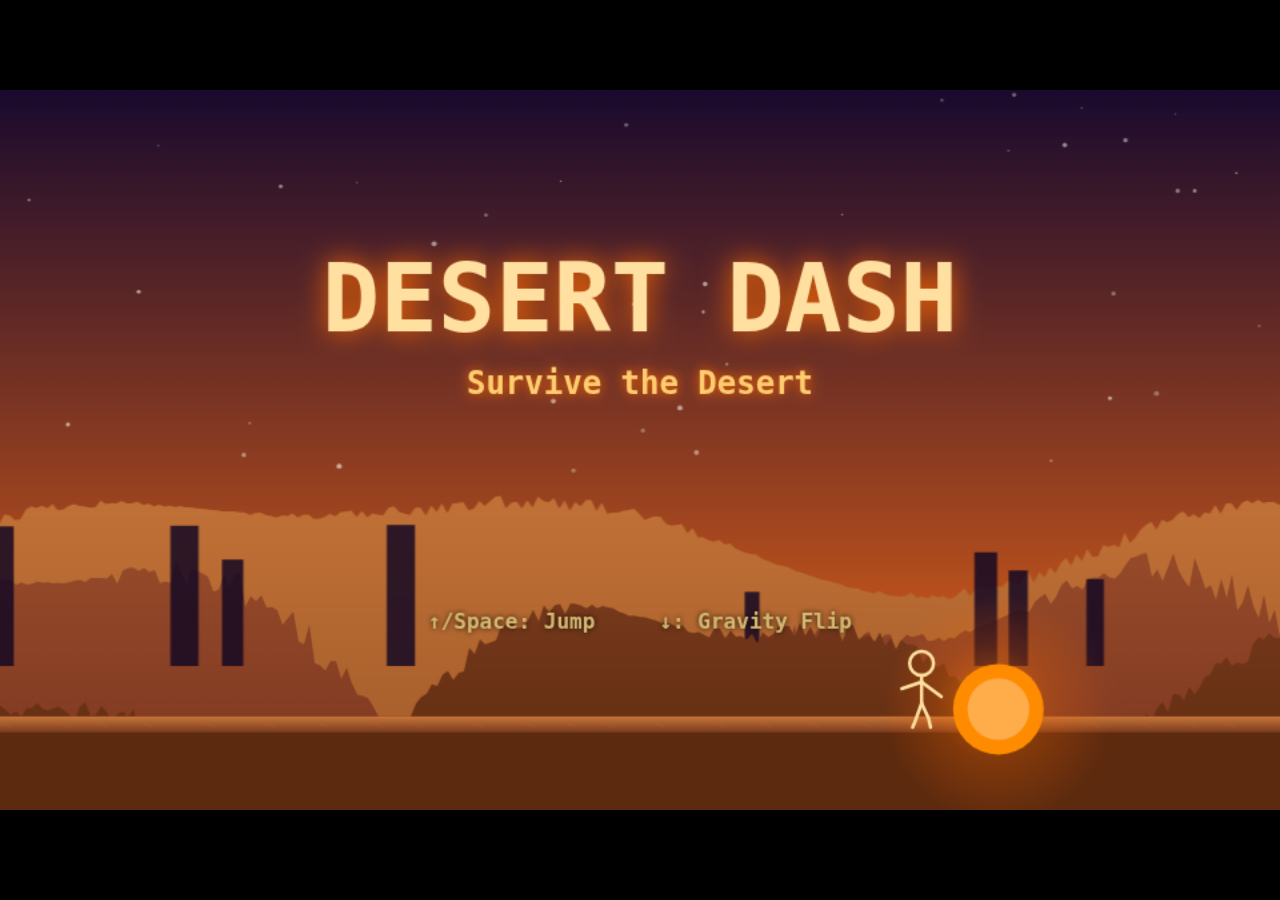
<file: desert-dash/index.html>
<!DOCTYPE html>
<html lang="en">
<head>
  <meta charset="UTF-8">
  <meta name="viewport" content="width=device-width, initial-scale=1.0, user-scalable=no">
  <title>Desert Dash</title>
  <style>
    * { margin: 0; padding: 0; box-sizing: border-box; }
    html, body { background: #000; overflow: hidden; width: 100%; height: 100%; }
  </style>
</head>
<body>
<script>
// ============================================================
// === PART 1: CORE ENGINE ====================================
// ============================================================

// ─── CONSTANTS ────────────────────────────────────────────────────────────────

const CANVAS_W = 960;
const CANVAS_H = 540;

const GRAVITY           = 1800;
const JUMP_FORCE        = -620;
const DOUBLE_JUMP_FORCE = -520;
const PLAYER_X_RATIO    = 0.15;
const GROUND_HEIGHT     = 60;
const COLLIDER_W        = 20;
const COLLIDER_H        = 50;

const SPEED_TIERS = [
  { score:    0, speed: 350 },
  { score:  500, speed: 450 },
  { score: 1500, speed: 580 },
  { score: 3000, speed: 720 },
  { score: 5000, speed: 900 },
];

const COLORS = {
  skyTop:        '#1a0a2e',
  skyHorizon:    '#c2541b',
  sun:           '#ffcc00',
  dunesFar:      '#c8763a',
  dunesMid:      '#a0522d',
  dunesNear:     '#7a3b1e',
  ground:        '#5c2a0e',
  player:        '#ffffff',
  obstacleTint1: '#ff6a00',
  obstacleTint2: '#cc3300',
  ui:            '#ffe0a0',
};

// ─── GLOBALS ──────────────────────────────────────────────────────────────────

let canvas, ctx;

const state = {
  gameState:      'START',
  score:          0,
  bestScore:      0,
  speed:          350,
  gameTime:       0,
  paused:         false,
  frame:          0,
  resetRequested: false,
};

// ─── CEILING EVENT ────────────────────────────────────────────────────────────
// Periodic hazard: a sandstorm rises from the bottom — player must be at the
// top of the screen (gravity-flipped to the ceiling) or die.

const ceilingEvt = {
  phase:       'idle',   // 'idle' | 'warning' | 'danger' | 'receding'
  timer:       0,
  nextIn:      20,       // seconds until the first event fires
  WARNING_DUR: 2.5,      // seconds the warning lasts
  DANGER_DUR:  3.0,      // seconds the wave takes to fully rise
  RECEDE_DUR:  1.0,      // seconds the wave takes to fall back down
  COOLDOWN:    22,       // seconds between events
  riseY:       540,      // current top-edge Y of the rising death wave
};

// ─── UTILITIES ────────────────────────────────────────────────────────────────

function lerp(a, b, t)    { return a + (b - a) * t; }
function clamp(v, lo, hi) { return v < lo ? lo : v > hi ? hi : v; }
function rand(lo, hi)     { return lo + Math.random() * (hi - lo); }

function lerpColor(c1, c2, t) {
  return [Math.round(lerp(c1[0], c2[0], t)), Math.round(lerp(c1[1], c2[1], t)), Math.round(lerp(c1[2], c2[2], t))];
}
function rgbStr(c)      { return `rgb(${c[0]},${c[1]},${c[2]})`; }
function rgbaStr(c, a)  { return `rgba(${c[0]},${c[1]},${c[2]},${a.toFixed(3)})`; }

function seededRng(seed) {
  let s = seed >>> 0;
  return function () {
    s = (Math.imul(1664525, s) + 1013904223) >>> 0;
    return s / 0xFFFFFFFF;
  };
}

function getTargetSpeed(score) {
  const tiers = SPEED_TIERS;
  if (score <= tiers[0].score) return tiers[0].speed;
  if (score >= tiers[tiers.length - 1].score) return tiers[tiers.length - 1].speed;
  for (let i = 1; i < tiers.length; i++) {
    if (score <= tiers[i].score) {
      const t = (score - tiers[i - 1].score) / (tiers[i].score - tiers[i - 1].score);
      return lerp(tiers[i - 1].speed, tiers[i].speed, t);
    }
  }
  return tiers[tiers.length - 1].speed;
}

// ─── AUDIO ENGINE ─────────────────────────────────────────────────────────────

const audio = (() => {
  let actx = null;
  let musicPlaying = false;
  let currentTempo = 120;
  let _beatScheduler = null;
  let _padOsc = null, _padLfo = null;

  function getCtx() {
    if (!actx) actx = new (window.AudioContext || window.webkitAudioContext)();
    return actx;
  }
  function resume() {
    const ac = getCtx();
    if (ac.state === 'suspended') ac.resume();
    return ac;
  }
  function makeGain(ac, value, dest) {
    const g = ac.createGain();
    g.gain.setValueAtTime(value, ac.currentTime);
    if (dest) g.connect(dest);
    return g;
  }
  function sineChirp(ac, f0, f1, dur, vol, dest) {
    const osc = ac.createOscillator();
    const g   = makeGain(ac, vol, dest || ac.destination);
    osc.type = 'sine';
    osc.frequency.setValueAtTime(f0, ac.currentTime);
    osc.frequency.exponentialRampToValueAtTime(f1, ac.currentTime + dur);
    g.gain.exponentialRampToValueAtTime(0.0001, ac.currentTime + dur);
    osc.connect(g);
    osc.start(ac.currentTime);
    osc.stop(ac.currentTime + dur + 0.01);
  }
  function noiseBuffer(ac, secs) {
    const len  = Math.ceil(ac.sampleRate * secs);
    const buf  = ac.createBuffer(1, len, ac.sampleRate);
    const data = buf.getChannelData(0);
    for (let i = 0; i < len; i++) data[i] = Math.random() * 2 - 1;
    return buf;
  }

  function jump()       { const ac = resume(); sineChirp(ac, 200, 400, 0.1, 0.25); }
  function doubleJump() {
    const ac = resume();
    sineChirp(ac, 300, 500, 0.08, 0.25);
    setTimeout(() => sineChirp(ac, 350, 550, 0.08, 0.18), 40);
  }
  function land() {
    const ac = resume();
    const osc = ac.createOscillator(); const g = makeGain(ac, 0.35, ac.destination);
    osc.type = 'sine'; osc.frequency.setValueAtTime(80, ac.currentTime);
    osc.frequency.exponentialRampToValueAtTime(40, ac.currentTime + 0.05);
    g.gain.exponentialRampToValueAtTime(0.0001, ac.currentTime + 0.05);
    osc.connect(g); osc.start(ac.currentTime); osc.stop(ac.currentTime + 0.06);
  }
  function death() {
    const ac = resume();
    const osc = ac.createOscillator(); const g = makeGain(ac, 0.4, ac.destination);
    osc.type = 'sawtooth'; osc.frequency.setValueAtTime(400, ac.currentTime);
    osc.frequency.exponentialRampToValueAtTime(80, ac.currentTime + 0.4);
    g.gain.exponentialRampToValueAtTime(0.0001, ac.currentTime + 0.4);
    osc.connect(g); osc.start(ac.currentTime); osc.stop(ac.currentTime + 0.45);
    const src = ac.createBufferSource(); src.buffer = noiseBuffer(ac, 0.3);
    const ng = makeGain(ac, 0.3, ac.destination);
    ng.gain.exponentialRampToValueAtTime(0.0001, ac.currentTime + 0.3);
    src.connect(ng); src.start(ac.currentTime); src.stop(ac.currentTime + 0.31);
  }
  function scoreTick() {
    const ac = resume();
    const osc = ac.createOscillator(); const g = makeGain(ac, 0.1, ac.destination);
    osc.type = 'square'; osc.frequency.setValueAtTime(1200, ac.currentTime);
    g.gain.exponentialRampToValueAtTime(0.0001, ac.currentTime + 0.04);
    osc.connect(g); osc.start(ac.currentTime); osc.stop(ac.currentTime + 0.05);
  }
  function flip() {
    const ac = resume();
    const src = ac.createBufferSource(); src.buffer = noiseBuffer(ac, 0.15);
    const bp = ac.createBiquadFilter(); bp.type = 'bandpass';
    bp.frequency.setValueAtTime(800, ac.currentTime);
    bp.frequency.exponentialRampToValueAtTime(200, ac.currentTime + 0.15);
    bp.Q.value = 1.5;
    const g = makeGain(ac, 0.2, ac.destination);
    g.gain.exponentialRampToValueAtTime(0.0001, ac.currentTime + 0.15);
    src.connect(bp); bp.connect(g);
    src.start(ac.currentTime); src.stop(ac.currentTime + 0.16);
  }

  function startMusic() {
    if (musicPlaying) return;
    const ac = resume();
    musicPlaying = true;
    scheduleMusicLoop(ac);
  }
  function stopMusic() {
    musicPlaying = false;
    if (_beatScheduler) { clearTimeout(_beatScheduler); _beatScheduler = null; }
    try { if (_padOsc) { _padOsc.stop(); _padOsc = null; } } catch(e) {}
    try { if (_padLfo) { _padLfo.stop(); _padLfo = null; } } catch(e) {}
  }
  function setTempo(bpm) { currentTempo = bpm; }

  function scheduleMusicLoop(ac) {
    if (!musicPlaying) return;
    const bpm     = currentTempo;
    const beatDur = 60 / bpm;
    const barDur  = beatDur * 4;
    const now     = ac.currentTime;

    const masterG = ac.createGain(); masterG.gain.setValueAtTime(0.4, now); masterG.connect(ac.destination);

    const padOsc = ac.createOscillator(); const padG = ac.createGain();
    const lfo = ac.createOscillator();    const lfoG = ac.createGain();
    padOsc.type = 'sine'; padOsc.frequency.setValueAtTime(110, now);
    lfo.type = 'sine'; lfo.frequency.setValueAtTime(0.3, now); lfoG.gain.setValueAtTime(15, now);
    padG.gain.setValueAtTime(0.18, now);
    lfo.connect(lfoG); lfoG.connect(padOsc.frequency);
    padOsc.connect(padG); padG.connect(masterG);
    lfo.start(now); padOsc.start(now);
    _padOsc = padOsc; _padLfo = lfo;

    function scheduleBar(barStart) {
      if (!musicPlaying) return;
      for (let beat = 0; beat < 4; beat++) {
        const t = barStart + beat * beatDur;
        const hhSrc = ac.createBufferSource(); hhSrc.buffer = noiseBuffer(ac, 0.05);
        const hhBp = ac.createBiquadFilter(); hhBp.type = 'bandpass'; hhBp.frequency.setValueAtTime(8000, t); hhBp.Q.value = 0.8;
        const hhG = ac.createGain(); hhG.gain.setValueAtTime(beat % 2 === 0 ? 0.15 : 0.08, t);
        hhG.gain.exponentialRampToValueAtTime(0.0001, t + 0.04);
        hhSrc.connect(hhBp); hhBp.connect(hhG); hhG.connect(masterG);
        hhSrc.start(t); hhSrc.stop(t + 0.06);
        if (beat === 0 || beat === 2) {
          const ko = ac.createOscillator(); const kg = ac.createGain();
          ko.type = 'sine'; ko.frequency.setValueAtTime(150, t); ko.frequency.exponentialRampToValueAtTime(40, t + 0.08);
          kg.gain.setValueAtTime(0.6, t); kg.gain.exponentialRampToValueAtTime(0.0001, t + 0.12);
          ko.connect(kg); kg.connect(masterG); ko.start(t); ko.stop(t + 0.14);
        }
        if (beat === 1 || beat === 3) {
          const bo = ac.createOscillator(); const bg = ac.createGain();
          bo.type = 'triangle'; bo.frequency.setValueAtTime(beat === 1 ? 82 : 98, t);
          bg.gain.setValueAtTime(0.2, t); bg.gain.exponentialRampToValueAtTime(0.0001, t + beatDur * 0.8);
          bo.connect(bg); bg.connect(masterG); bo.start(t); bo.stop(t + beatDur);
        }
      }
      const nextBar = barStart + barDur;
      const delay   = Math.max(0, (nextBar - ac.currentTime - 0.1) * 1000);
      _beatScheduler = setTimeout(() => scheduleBar(nextBar), delay);
    }
    scheduleBar(now + 0.05);
  }

  return { jump, doubleJump, land, death, scoreTick, flip, startMusic, stopMusic, setTempo };
})();

// ─── POOL ─────────────────────────────────────────────────────────────────────

class Pool {
  constructor(factory) {
    this._factory  = factory || (() => ({}));
    this._inactive = [];
    this.active    = [];
  }
  acquire() {
    const obj = this._inactive.length > 0 ? this._inactive.pop() : this._factory();
    this.active.push(obj);
    return obj;
  }
  // alias used by Part 2
  get() { return this.acquire(); }
  release(obj) {
    const idx = this.active.indexOf(obj);
    if (idx !== -1) { this.active.splice(idx, 1); this._inactive.push(obj); }
  }
  releaseAll() {
    while (this.active.length > 0) this._inactive.push(this.active.pop());
  }
}

// ─── PLAYER ───────────────────────────────────────────────────────────────────

class Player {
  constructor() { this.reset(); }

  reset() {
    this.x           = CANVAS_W * PLAYER_X_RATIO;
    this.groundY     = CANVAS_H - GROUND_HEIGHT;
    this.y           = this.groundY;
    this.vy          = 0;
    this.grounded    = true;
    this.jumpCount   = 0;
    this.gravDir     = 1;
    this.dead        = false;
    this.animTime    = 0;
    this.squashTimer = 0;
    this.scaleX      = 1;
    this.scaleY      = 1;
    this.flipping    = false;
    this.flipAngle   = 0;
    this.deathParts  = [];
    this.deathTimer  = 0;
    this.trail       = [];
    this.trailMax    = 5;
  }

  jump() {
    if (this.dead) return;
    if (this.grounded || this.jumpCount === 0) {
      this.vy = JUMP_FORCE * this.gravDir; this.grounded = false; this.jumpCount = 1; audio.jump();
    } else if (this.jumpCount === 1) {
      this.vy = DOUBLE_JUMP_FORCE * this.gravDir; this.jumpCount = 2; audio.doubleJump();
    }
  }

  gravityFlip() {
    if (this.dead) return;
    this.gravDir *= -1; this.flipping = true; this.flipAngle = 0; this.jumpCount = 0; this.grounded = false; audio.flip();
  }

  die() {
    if (this.dead) return;
    this.dead = true; this.deathTimer = 0; this.deathParts = [];
    for (let i = 0; i < 8; i++) {
      const a = (i / 8) * Math.PI * 2;
      this.deathParts.push({ x: this.x, y: this.y - 25, vx: Math.cos(a) * rand(60, 180), vy: Math.sin(a) * rand(60, 180), len: rand(8, 20), angle: a });
    }
  }

  update(dt) {
    this.animTime += dt;
    if (this.dead) {
      this.deathTimer += dt;
      const g = GRAVITY * this.gravDir;
      for (const p of this.deathParts) {
        p.x += p.vx * dt; p.y += p.vy * dt; p.vy += g * dt * 0.5; p.vx *= Math.pow(0.92, dt * 60);
      }
      return;
    }
    this.vy += GRAVITY * this.gravDir * dt;
    if (this.flipping) {
      this.flipAngle += Math.PI * 6 * dt;
      if (this.flipAngle >= Math.PI * 2) { this.flipAngle = 0; this.flipping = false; }
    }
    this.y += this.vy * dt;
    const topY = GROUND_HEIGHT;
    const botY = CANVAS_H - GROUND_HEIGHT;
    if (this.gravDir === 1) {
      if (this.y >= botY) {
        if (this.vy > 0) { this.squashTimer = 6; audio.land(); }
        this.y = botY; this.vy = 0; this.grounded = true; this.jumpCount = 0;
      }
    }
    // Flipped mode: ceiling is now cloud platforms — handled by checkCloudLanding()
    if (this.squashTimer > 0) {
      this.squashTimer--;
      const t = this.squashTimer / 6;
      this.scaleY = lerp(1, 0.7, t); this.scaleX = lerp(1, 1.3, t);
    } else { this.scaleX = 1; this.scaleY = 1; }
    this.trail.push({ x: this.x, y: this.y });
    if (this.trail.length > this.trailMax) this.trail.shift();
  }

  draw(ctx) {
    if (this.dead) { this._drawDeath(ctx); return; }
    for (let i = 0; i < this.trail.length; i++) {
      const alpha = (i + 1) / (this.trail.length + 1) * 0.3;
      const tp = this.trail[i];
      ctx.save(); ctx.globalAlpha = alpha; ctx.translate(tp.x, tp.y); ctx.scale(this.scaleX, this.scaleY);
      this._drawFigure(ctx, true); ctx.restore();
    }
    ctx.save(); ctx.translate(this.x, this.y);
    if (this.flipping) ctx.rotate(this.flipAngle * this.gravDir);
    ctx.scale(this.scaleX, this.scaleY * this.gravDir);
    this._drawFigure(ctx, false); ctx.restore();
  }

  _drawFigure(ctx, isTrail) {
    const t        = this.animTime;
    const speed    = state.speed;
    const airborne = !this.grounded;
    const runFreq  = speed / 120;
    const limbSwing  = Math.sin(t * runFreq * Math.PI * 2);
    const limbOffset = Math.cos(t * runFreq * Math.PI * 2);

    ctx.strokeStyle = COLORS.player; ctx.fillStyle = COLORS.player;
    ctx.lineWidth = 2.5; ctx.lineCap = 'round';

    const headY  = -50, headR = 10;
    ctx.beginPath(); ctx.arc(0, headY, headR, 0, Math.PI * 2); ctx.fill();

    const bodyTop = headY + headR, bodyBot = bodyTop + 25;
    ctx.beginPath(); ctx.moveTo(0, bodyTop); ctx.lineTo(0, bodyBot); ctx.stroke();

    const midBody = (bodyTop + bodyBot) / 2;

    if (airborne) {
      ctx.beginPath(); ctx.moveTo(0, midBody); ctx.lineTo(-14, midBody - 14); ctx.stroke();
      ctx.beginPath(); ctx.moveTo(0, midBody); ctx.lineTo( 14, midBody - 14); ctx.stroke();
      ctx.beginPath(); ctx.moveTo(0, bodyBot); ctx.lineTo(-10, bodyBot + 10); ctx.stroke();
      ctx.beginPath(); ctx.moveTo(0, bodyBot); ctx.lineTo( 10, bodyBot + 10); ctx.stroke();
    } else {
      ctx.beginPath(); ctx.moveTo(0, midBody); ctx.lineTo(-12 + limbSwing * 6, midBody + 10 + limbSwing * 4); ctx.stroke();
      ctx.beginPath(); ctx.moveTo(0, midBody); ctx.lineTo( 12 - limbSwing * 6, midBody + 10 - limbSwing * 4); ctx.stroke();
      ctx.beginPath(); ctx.moveTo(0, bodyBot); ctx.lineTo(-10 - limbSwing * 8, bodyBot + 18 + limbOffset * 4); ctx.stroke();
      ctx.beginPath(); ctx.moveTo(0, bodyBot); ctx.lineTo( 10 + limbSwing * 8, bodyBot + 18 - limbOffset * 4); ctx.stroke();
    }
  }

  _drawDeath(ctx) {
    if (this.deathTimer >= 1.5) return;
    const alpha = 1 - this.deathTimer / 1.5;
    ctx.save(); ctx.globalAlpha = alpha; ctx.strokeStyle = COLORS.player; ctx.lineWidth = 2.5; ctx.lineCap = 'round';
    for (const p of this.deathParts) {
      const ex = p.x + Math.cos(p.angle) * p.len, ey = p.y + Math.sin(p.angle) * p.len;
      ctx.beginPath(); ctx.moveTo(p.x, p.y); ctx.lineTo(ex, ey); ctx.stroke();
    }
    ctx.restore();
  }

  getAABB() {
    return { x: this.x - COLLIDER_W / 2, y: this.y - COLLIDER_H, w: COLLIDER_W, h: COLLIDER_H };
  }
}

// ─── INPUT ────────────────────────────────────────────────────────────────────

const input = {
  jumpPressed: false, downPressed: false, anyPressed: false,
  _jumpQueued: false, _downQueued: false, _anyQueued: false,
};

(function setupInput() {
  window.addEventListener('keydown', (e) => {
    const k = e.code || e.key;
    if (k === 'Space' || k === 'ArrowUp' || k === 'KeyW') { e.preventDefault(); input._jumpQueued = true; input._anyQueued = true; }
    if (k === 'ArrowDown' || k === 'KeyS') { e.preventDefault(); input._downQueued = true; input._anyQueued = true; }
    if (k === 'Enter') { input._anyQueued = true; }
  });
  window.addEventListener('touchstart', (e) => {
    e.preventDefault();
    const touch = e.changedTouches[0];
    if (touch.clientX < window.innerWidth / 2) input._jumpQueued = true; else input._downQueued = true;
    input._anyQueued = true;
  }, { passive: false });
  window.addEventListener('mousedown', (e) => { e.preventDefault(); input._jumpQueued = true; input._anyQueued = true; });
})();

function pollInput() {
  input.jumpPressed = input._jumpQueued; input.downPressed = input._downQueued; input.anyPressed = input._anyQueued;
  input._jumpQueued = false; input._downQueued = false; input._anyQueued = false;
}

// ─── PLAYER SINGLETON ─────────────────────────────────────────────────────────

const player = new Player();

// ─── GAME LOOP (stubs — overridden by Part 3) ─────────────────────────────────

const FIXED_DT     = 1 / 60;
const MAX_DELTA    = 0.1;
let   _lastTime    = null;
let   _accumulator = 0;
let   _prevScore   = 0;

function gameLoop(timestamp) {
  if (state.paused) { _lastTime = null; requestAnimationFrame(gameLoop); return; }
  if (_lastTime === null) _lastTime = timestamp;
  const raw   = (timestamp - _lastTime) / 1000;
  _lastTime   = timestamp;
  const delta = Math.min(raw, MAX_DELTA);
  _accumulator += delta;
  while (_accumulator >= FIXED_DT) { updateGame(FIXED_DT); _accumulator -= FIXED_DT; }
  renderGame();
  requestAnimationFrame(gameLoop);
}

// Stub implementations — overridden at the bottom by Part 3
function updateGame(dt) { pollInput(); state.gameTime += dt; }
function renderGame()   { /* overridden */ }

// ─── INIT CANVAS ──────────────────────────────────────────────────────────────

function initGame() {
  if (!canvas) {
    canvas = document.createElement('canvas');
    canvas.width  = CANVAS_W; canvas.height = CANVAS_H;
    canvas.style.display     = 'block';
    canvas.style.touchAction = 'none';
    canvas.style.cursor      = 'none';
    function resizeCanvas() {
      const scale = Math.min(window.innerWidth / CANVAS_W, window.innerHeight / CANVAS_H);
      canvas.style.width  = (CANVAS_W * scale) + 'px';
      canvas.style.height = (CANVAS_H * scale) + 'px';
      canvas.style.position = 'absolute';
      canvas.style.left = ((window.innerWidth  - CANVAS_W * scale) / 2) + 'px';
      canvas.style.top  = ((window.innerHeight - CANVAS_H * scale) / 2) + 'px';
    }
    window.addEventListener('resize', resizeCanvas);
    resizeCanvas();
    document.body.style.background = '#000';
    document.body.style.overflow   = 'hidden';
    document.body.appendChild(canvas);
    ctx = canvas.getContext('2d');
  }
  state.gameState = 'START'; state.score = 0; state.speed = 350; state.gameTime = 0; state.frame = 0; state.paused = false;
  _lastTime = null; _accumulator = 0; _prevScore = 0;
  player.reset();
  document.addEventListener('visibilitychange', () => {
    if (document.hidden) { state.paused = true; audio.stopMusic(); }
    else { state.paused = false; _lastTime = null; if (state.gameState === 'RUNNING') audio.startMusic(); }
  }, { once: false });
  requestAnimationFrame(gameLoop);
}

// ============================================================
// === PART 2: WORLD & VISUALS ================================
// ============================================================

// ─── Seeded RNG (Part 2 version — different name from Part 1's seededRng) ────

function seededRNG(seed) {
  let s = seed;
  return function () {
    s = (s * 1664525 + 1013904223) & 0xffffffff;
    return (s >>> 0) / 0xffffffff;
  };
}

// ─── Parallax Layers ──────────────────────────────────────────────────────────

const layers = [];

// ─── Day / Night cycle data ────────────────────────────────────────────────────
// Each phase: score threshold, sky top/bottom RGB, star opacity, body (sun|moon),
// body Y (0=top,1=bottom), body radius, body colour, glow colour,
// ambient tint RGB + alpha applied over the whole scene.
const SKY_PHASES = [
  // Dawn  – deep violet, orange horizon, sun low on horizon
  { score:    0, topC: [26,10,46],    botC: [194,84,27],   starsA: 0.60, bodyType: 'sun',  bodyY: 0.86, bodyR: 34, bodyC: [255,140,0],   glowC: [255,100,0],   ambC: [0,0,0],      ambA: 0.00 },
  // Morning – warm blue sky, golden horizon, sun rising
  { score:  600, topC: [18,60,112],   botC: [245,185,105], starsA: 0.00, bodyType: 'sun',  bodyY: 0.42, bodyR: 36, bodyC: [255,230,70],  glowC: [255,210,80],  ambC: [255,200,80], ambA: 0.04 },
  // Day     – vivid blue sky, blazing sun overhead
  { score: 1500, topC: [0,100,200],   botC: [135,206,235], starsA: 0.00, bodyType: 'sun',  bodyY: 0.10, bodyR: 40, bodyC: [255,255,180], glowC: [255,250,200], ambC: [255,220,140],ambA: 0.10 },
  // Sunset  – violet top, fiery orange/red horizon, oversized sun
  { score: 2800, topC: [30,8,50],     botC: [255,100,35],  starsA: 0.22, bodyType: 'sun',  bodyY: 0.80, bodyR: 44, bodyC: [255,60,0],    glowC: [255,60,0],    ambC: [80,10,0],    ambA: 0.18 },
  // Night   – near-black sky, crescent moon, stars blazing
  { score: 4500, topC: [0,0,14],      botC: [5,5,48],      starsA: 1.00, bodyType: 'moon', bodyY: 0.22, bodyR: 30, bodyC: [235,240,255], glowC: [200,215,255], ambC: [0,5,45],     ambA: 0.52 },
];

function getSkyState(score) {
  const p = SKY_PHASES;
  if (score <= p[0].score) return { t: 0, a: p[0], b: p[0] };
  if (score >= p[p.length - 1].score) return { t: 1, a: p[p.length - 1], b: p[p.length - 1] };
  for (let i = 1; i < p.length; i++) {
    if (score <= p[i].score) {
      const t = (score - p[i - 1].score) / (p[i].score - p[i - 1].score);
      return { t, a: p[i - 1], b: p[i] };
    }
  }
  return { t: 1, a: p[p.length - 1], b: p[p.length - 1] };
}

function buildLayers() {
  layers.length = 0;
  const rng = seededRNG(42);
  const W = CANVAS_W * 2;
  const H = CANVAS_H;

  // Layer 0: Sky gradient
  (function () {
    const oc = document.createElement('canvas'); oc.width = W; oc.height = H;
    const cx = oc.getContext('2d');
    const grad = cx.createLinearGradient(0, 0, 0, H * 0.75);
    grad.addColorStop(0, '#1a0a2e'); grad.addColorStop(0.6, '#5c1a3a'); grad.addColorStop(1, '#c2541b');
    cx.fillStyle = grad; cx.fillRect(0, 0, W, H);
    layers.push({ canvas: oc, scrollX: 0, speed: 0 });
  })();

  // Layer 1: Stars
  (function () {
    const oc = document.createElement('canvas'); oc.width = W; oc.height = H;
    const cx = oc.getContext('2d'); cx.clearRect(0, 0, W, H);
    for (let i = 0; i < 80; i++) {
      const sx = rng() * W, sy = rng() * H * 0.55, sr = rng() * 1.5 + 0.5, alpha = rng() * 0.5 + 0.5;
      cx.beginPath(); cx.arc(sx, sy, sr, 0, Math.PI * 2); cx.fillStyle = `rgba(255,255,240,${alpha})`; cx.fill();
    }
    layers.push({ canvas: oc, scrollX: 0, speed: 0.05 });
  })();

  // Layer 2: Sun/Moon
  (function () {
    const oc = document.createElement('canvas'); oc.width = W; oc.height = H;
    const cx = oc.getContext('2d'); cx.clearRect(0, 0, W, H);
    const sx = W * 0.78, sy = H * 0.18, radius = 38;
    const glow = cx.createRadialGradient(sx - radius * 0.25, sy - radius * 0.25, radius * 0.05, sx, sy, radius * 2.5);
    glow.addColorStop(0, 'rgba(255,220,50,0.55)'); glow.addColorStop(0.5, 'rgba(255,160,20,0.2)'); glow.addColorStop(1, 'rgba(255,100,0,0)');
    cx.fillStyle = glow; cx.beginPath(); cx.arc(sx, sy, radius * 2.5, 0, Math.PI * 2); cx.fill();
    cx.beginPath(); cx.arc(sx, sy, radius, 0, Math.PI * 2); cx.fillStyle = '#ffcc00'; cx.fill();
    cx.beginPath(); cx.arc(sx, sy, radius * 0.7, 0, Math.PI * 2); cx.fillStyle = '#fff7a0'; cx.fill();
    layers.push({ canvas: oc, scrollX: 0, speed: 0.02 });
  })();

  // Layer 3: Far dunes
  (function () {
    const oc = document.createElement('canvas'); oc.width = W; oc.height = H;
    const cx = oc.getContext('2d'); cx.clearRect(0, 0, W, H);
    const baseY = H * 0.68;
    cx.beginPath(); cx.moveTo(0, H);
    for (let x = 0; x <= W; x += 4) {
      const y = baseY - Math.sin(x * 0.007 + rng() * 0.3) * 38 - Math.sin(x * 0.013 + 1.2) * 22 - Math.sin(x * 0.003) * 50;
      cx.lineTo(x, y);
    }
    cx.lineTo(W, H); cx.closePath();
    const dg = cx.createLinearGradient(0, baseY - 110, 0, H);
    dg.addColorStop(0, '#c8763a'); dg.addColorStop(1, '#a05a28');
    cx.fillStyle = dg; cx.fill();
    layers.push({ canvas: oc, scrollX: 0, speed: 0.15 });
  })();

  // Layer 4: Mid dunes
  (function () {
    const oc = document.createElement('canvas'); oc.width = W; oc.height = H;
    const cx = oc.getContext('2d'); cx.clearRect(0, 0, W, H);
    const baseY = H * 0.75;
    cx.beginPath(); cx.moveTo(0, H);
    for (let x = 0; x <= W; x += 4) {
      const y = baseY - Math.sin(x * 0.009 + rng() * 0.5) * 55 - Math.sin(x * 0.018 + 2.5) * 30 - Math.cos(x * 0.004 + 0.8) * 45;
      cx.lineTo(x, y);
    }
    cx.lineTo(W, H); cx.closePath();
    const dg = cx.createLinearGradient(0, baseY - 130, 0, H);
    dg.addColorStop(0, '#a0522d'); dg.addColorStop(1, '#7a3520');
    cx.fillStyle = dg; cx.fill();
    layers.push({ canvas: oc, scrollX: 0, speed: 0.35 });
  })();

  // Layer 5: Cacti silhouettes
  (function () {
    const oc = document.createElement('canvas'); oc.width = W; oc.height = H;
    const cx = oc.getContext('2d'); cx.clearRect(0, 0, W, H);
    const groundY = H * 0.80;
    for (let i = 0; i < 12; i++) { drawSilhouetteCactus(cx, rng() * W, groundY, rng() * 0.6 + 0.6); }
    layers.push({ canvas: oc, scrollX: 0, speed: 0.5 });
  })();

  // Layer 6: Near dunes
  (function () {
    const oc = document.createElement('canvas'); oc.width = W; oc.height = H;
    const cx = oc.getContext('2d'); cx.clearRect(0, 0, W, H);
    const baseY = H * 0.83;
    cx.beginPath(); cx.moveTo(0, H);
    for (let x = 0; x <= W; x += 4) {
      const y = baseY - Math.sin(x * 0.011 + rng() * 0.4) * 40 - Math.sin(x * 0.022 + 1.0) * 20 - Math.cos(x * 0.005 + 2.1) * 30;
      cx.lineTo(x, y);
    }
    cx.lineTo(W, H); cx.closePath();
    const dg = cx.createLinearGradient(0, baseY - 90, 0, H);
    dg.addColorStop(0, '#7a3b1e'); dg.addColorStop(1, '#5c2a0e');
    cx.fillStyle = dg; cx.fill();
    layers.push({ canvas: oc, scrollX: 0, speed: 0.7 });
  })();

  // Layer 7: Ground platform
  (function () {
    const oc = document.createElement('canvas'); oc.width = W; oc.height = H;
    const cx = oc.getContext('2d'); cx.clearRect(0, 0, W, H);
    const groundY = H * 0.87;
    cx.fillStyle = '#5c2a0e'; cx.fillRect(0, groundY, W, H - groundY);
    const eg = cx.createLinearGradient(0, groundY, 0, groundY + 12);
    eg.addColorStop(0, '#c8763a'); eg.addColorStop(1, '#7a3b1e');
    cx.fillStyle = eg; cx.fillRect(0, groundY, W, 12);
    cx.strokeStyle = 'rgba(200,118,58,0.18)'; cx.lineWidth = 1;
    for (let lx = 0; lx < W; lx += 28 + Math.floor(rng() * 20)) {
      cx.beginPath(); cx.moveTo(lx, groundY + 3); cx.lineTo(lx + 14, groundY + 8); cx.stroke();
    }
    layers.push({ canvas: oc, scrollX: 0, speed: 1.0 });
  })();
}

function drawSilhouetteCactus(cx, x, groundY, scale) {
  cx.save(); cx.translate(x, groundY); cx.scale(scale, scale);
  cx.fillStyle = 'rgba(20,8,35,0.85)';
  const trunk = 18, height = 90;
  cx.fillRect(-trunk / 2, -height, trunk, height);
  cx.restore();
}

// ─── Sprite Atlas (pre-rendered obstacle shapes) ──────────────────────────────

let atlasCanvas = document.createElement('canvas');
atlasCanvas.width = 512; atlasCanvas.height = 256;

const SPRITES = {
  boulderSm:  { x: 0,   y: 0,   w: 60,  h: 60  },
  boulderMd:  { x: 65,  y: 0,   w: 90,  h: 90  },
  boulderLg:  { x: 160, y: 0,   w: 120, h: 120 },
  spikeTrap:  { x: 0,   y: 130, w: 180, h: 40  },
  cactus:     { x: 285, y: 0,   w: 50,  h: 120 },
  tumbleweed: { x: 340, y: 0,   w: 60,  h: 60  },
  dustDevil:  { x: 405, y: 0,   w: 70,  h: 100 },
  sandPit:    { x: 185, y: 130, w: 200, h: 30  },
};

function buildAtlas() {
  const cx = atlasCanvas.getContext('2d');
  cx.clearRect(0, 0, atlasCanvas.width, atlasCanvas.height);

  function drawBoulder(bx, by, bw) {
    const r = bw / 2, ox = bx + r, oy = by + r;
    const bg = cx.createRadialGradient(ox - r * 0.25, oy - r * 0.25, r * 0.05, ox, oy, r);
    bg.addColorStop(0, '#b07840'); bg.addColorStop(0.6, '#7a4e28'); bg.addColorStop(1, '#4a2e10');
    cx.beginPath(); cx.arc(ox, oy, r - 1, 0, Math.PI * 2); cx.fillStyle = bg; cx.fill();
    cx.strokeStyle = '#3a1e08'; cx.lineWidth = 1.5; cx.stroke();
    const crng = seededRNG(bw * 7 + bw);
    cx.strokeStyle = 'rgba(40,20,5,0.55)'; cx.lineWidth = 1;
    for (let i = 0; i < 4; i++) {
      const angle = crng() * Math.PI * 2, len = r * (crng() * 0.4 + 0.25);
      cx.beginPath(); cx.moveTo(ox + Math.cos(angle) * r * 0.1, oy + Math.sin(angle) * r * 0.1);
      cx.lineTo(ox + Math.cos(angle) * len, oy + Math.sin(angle) * len); cx.stroke();
    }
  }
  const bs = SPRITES.boulderSm; drawBoulder(bs.x, bs.y, bs.w);
  const bm = SPRITES.boulderMd; drawBoulder(bm.x, bm.y, bm.w);
  const bl = SPRITES.boulderLg; drawBoulder(bl.x, bl.y, bl.w);
}

// ─── Particle class ───────────────────────────────────────────────────────────

class Particle {
  constructor() { this.active = false; this.x = 0; this.y = 0; this.vx = 0; this.vy = 0; this.color = '#c8a060'; this.life = 0; this.maxLife = 1; this.size = 4; this.gravity = 320; }
  reset(x, y, vx, vy, color, life) {
    this.active = true; this.x = x; this.y = y; this.vx = vx; this.vy = vy;
    this.color = color || '#c8a060'; this.life = life || 0.75; this.maxLife = this.life;
    this.size = 3 + Math.random() * 3; this.gravity = 280 + Math.random() * 80;
  }
  update(dt) {
    if (!this.active) return;
    this.vy += this.gravity * dt; this.x += this.vx * dt; this.y += this.vy * dt; this.life -= dt;
    if (this.life <= 0) this.active = false;
  }
  draw(ctx) {
    if (!this.active) return;
    const alpha = Math.max(0, this.life / this.maxLife), sz = this.size * (0.5 + alpha * 0.5);
    ctx.save(); ctx.globalAlpha = alpha * 0.9; ctx.fillStyle = this.color;
    if (this.size > 4.5) { ctx.fillRect(this.x - sz / 2, this.y - sz / 2, sz, sz); }
    else { ctx.beginPath(); ctx.arc(this.x, this.y, sz / 2, 0, Math.PI * 2); ctx.fill(); }
    ctx.restore();
  }
}

const particlePool = new Pool(() => new Particle());

function spawnParticles(x, y, count, color) {
  for (let i = 0; i < count; i++) {
    const p = particlePool.acquire();
    const angle = Math.random() * Math.PI * 2, speed = 80 + Math.random() * 200;
    p.reset(x, y, Math.cos(angle) * speed, Math.sin(angle) * speed - Math.random() * 80, color || '#c8a060', 0.45 + Math.random() * 0.55);
  }
}

function updateParticles(dt) {
  const toRelease = [];
  for (let i = 0; i < particlePool.active.length; i++) {
    const p = particlePool.active[i];
    p.update(dt);
    if (!p.active) toRelease.push(p);
  }
  for (const p of toRelease) particlePool.release(p);
}

function drawParticles(ctx) {
  for (let i = 0; i < particlePool.active.length; i++) {
    const p = particlePool.active[i];
    if (p.active) p.draw(ctx);
  }
}

// ─── World rendering ──────────────────────────────────────────────────────────

let _sunPulseTime = 0;
let _lastDrawDt   = 0.016;

function drawWorld(ctx) {
  _sunPulseTime += _lastDrawDt;
  const scrollSpeed = state.speed || 200;
  const score = state.score;

  // ── Compute time-of-day sky state ─────────────────────────────────────────
  const sky  = getSkyState(score);
  const t    = sky.t;
  const topC   = lerpColor(sky.a.topC,  sky.b.topC,  t);
  const botC   = lerpColor(sky.a.botC,  sky.b.botC,  t);
  const bodyY  = lerp(sky.a.bodyY,  sky.b.bodyY,  t);
  const bodyR  = lerp(sky.a.bodyR,  sky.b.bodyR,  t);
  const bodyC  = lerpColor(sky.a.bodyC, sky.b.bodyC, t);
  const glowC  = lerpColor(sky.a.glowC, sky.b.glowC, t);
  const starsA = lerp(sky.a.starsA, sky.b.starsA, t);
  const ambC   = lerpColor(sky.a.ambC,  sky.b.ambC,  t);
  const ambA   = lerp(sky.a.ambA,  sky.b.ambA,  t);

  // Sun↔Moon crossfade: switch body type at midpoint of the transitioning phase
  const typeA  = sky.a.bodyType, typeB = sky.b.bodyType;
  const isMoon = typeA === typeB ? typeA === 'moon'
                                 : (typeA === 'sun' ? t > 0.5 : t < 0.5);
  const bodyFade = typeA === typeB ? 1.0
                 : (isMoon ? clamp((t - 0.5) * 2, 0, 1)
                           : clamp(1 - t * 2, 0, 1));

  // ── Dynamic sky gradient (replaces pre-rendered layer 0) ─────────────────
  const skyGrad = ctx.createLinearGradient(0, 0, 0, CANVAS_H * 0.75);
  skyGrad.addColorStop(0, rgbStr(topC));
  skyGrad.addColorStop(1, rgbStr(botC));
  ctx.fillStyle = skyGrad;
  ctx.fillRect(0, 0, CANVAS_W, CANVAS_H);

  // ── Scroll & draw parallax layers ─────────────────────────────────────────
  for (let i = 0; i < layers.length; i++) {
    const layer = layers[i];
    const lw    = layer.canvas.width;

    if (layer.speed > 0) {
      layer.scrollX += scrollSpeed * layer.speed * _lastDrawDt;
      if (layer.scrollX >= lw) layer.scrollX -= lw;
    }

    if (i === 0) continue; // sky: drawn dynamically above

    if (i === 1) {
      // Stars: fade in/out with time of day
      if (starsA > 0.01) {
        ctx.save();
        ctx.globalAlpha = starsA;
        const dx = -layer.scrollX;
        ctx.drawImage(layer.canvas, dx, 0);
        if (dx + lw < CANVAS_W) ctx.drawImage(layer.canvas, dx + lw, 0);
        ctx.restore();
      }
      continue;
    }

    if (i === 2) continue; // sun/moon: drawn dynamically below

    const drawX = -layer.scrollX;
    ctx.drawImage(layer.canvas, drawX, 0);
    if (drawX + lw < CANVAS_W) ctx.drawImage(layer.canvas, drawX + lw, 0);
  }

  // ── Dynamic sun / moon ────────────────────────────────────────────────────
  const sbx   = CANVAS_W * 0.78 - (layers[2] ? layers[2].scrollX * 0.001 : 0);
  const sby   = CANVAS_H * bodyY;
  const pulse = Math.sin(_sunPulseTime * 1.1) * 0.04 + 0.06;

  ctx.save();
  ctx.globalAlpha = Math.max(0, bodyFade);

  if (isMoon) {
    // Soft glow ring
    const mg = ctx.createRadialGradient(sbx, sby, bodyR * 0.3, sbx, sby, bodyR * 2.8);
    mg.addColorStop(0, rgbaStr(glowC, 0.35));
    mg.addColorStop(1, rgbaStr(glowC, 0));
    ctx.fillStyle = mg;
    ctx.beginPath(); ctx.arc(sbx, sby, bodyR * 2.8, 0, Math.PI * 2); ctx.fill();
    // Moon disc with crescent shadow (clipping trick)
    ctx.save();
    ctx.beginPath(); ctx.arc(sbx, sby, bodyR, 0, Math.PI * 2); ctx.clip();
    ctx.fillStyle = rgbStr(bodyC);
    ctx.fillRect(sbx - bodyR, sby - bodyR, bodyR * 2, bodyR * 2);
    ctx.fillStyle = rgbaStr(topC, 0.82); // shadow in sky-top colour → crescent
    ctx.beginPath();
    ctx.arc(sbx - bodyR * 0.34, sby - bodyR * 0.22, bodyR * 0.87, 0, Math.PI * 2);
    ctx.fill();
    ctx.restore();
  } else {
    // Sun outer glow
    const sg = ctx.createRadialGradient(sbx - bodyR * 0.25, sby - bodyR * 0.25,
                                        bodyR * 0.05, sbx, sby, bodyR * 2.5);
    sg.addColorStop(0,   rgbaStr(bodyC, 0.50));
    sg.addColorStop(0.5, rgbaStr(glowC, 0.18));
    sg.addColorStop(1,   rgbaStr(glowC, 0));
    ctx.fillStyle = sg;
    ctx.beginPath(); ctx.arc(sbx, sby, bodyR * 2.5, 0, Math.PI * 2); ctx.fill();
    // Sun disc + inner highlight
    ctx.beginPath(); ctx.arc(sbx, sby, bodyR, 0, Math.PI * 2);
    ctx.fillStyle = rgbStr(bodyC); ctx.fill();
    ctx.beginPath(); ctx.arc(sbx, sby, bodyR * 0.68, 0, Math.PI * 2);
    ctx.fillStyle = rgbaStr([255,255,255], 0.32); ctx.fill();
    // Pulse ring
    ctx.globalAlpha = Math.max(0, bodyFade) * pulse;
    const pg2 = ctx.createRadialGradient(sbx, sby, 8, sbx, sby, bodyR * 2.8);
    pg2.addColorStop(0, rgbaStr(bodyC, 1)); pg2.addColorStop(1, rgbaStr(glowC, 0));
    ctx.fillStyle = pg2; ctx.beginPath(); ctx.arc(sbx, sby, bodyR * 2.8, 0, Math.PI * 2); ctx.fill();
  }
  ctx.restore();

  // ── Ambient tint: night darkens dunes, midday warms them ─────────────────
  if (ambA > 0.005) {
    ctx.save();
    ctx.globalAlpha = ambA;
    ctx.fillStyle = rgbStr(ambC);
    ctx.fillRect(0, 0, CANVAS_W, CANVAS_H);
    ctx.restore();
  }
}

// ============================================================
// === PART 3: OBSTACLES, UI & GAME STATE =====================
// ============================================================

// ─── Obstacle class ───────────────────────────────────────────────────────────

class Obstacle {
  constructor() {
    this.active = false; this.x = 0; this.y = 0; this.w = 0; this.h = 0;
    this.type = ''; this.speed = 0; this.rotationAngle = 0; this.radius = 1;
    this.spikeCount = 3; this.spikeHeights = [];
    this.hasLeftArm = false; this.hasRightArm = false; this.armHeightL = 0; this.armHeightR = 0;
    this.bouncePhase = 0; this.bounceAmp = 0; this.dustHeight = 0; this.dustPhase = 0; this.pitWidth = 120;
  }

  init(type, x, speed, extra) {
    extra = extra || {};
    this.type = type; this.x = x; this.speed = speed; this.active = true; this.rotationAngle = 0;
    this.bouncePhase = Math.random() * Math.PI * 2;
    const groundY = CANVAS_H - GROUND_HEIGHT;

    if (type === 'boulderSm') {
      this.radius = 22; this.w = this.radius * 2; this.h = this.radius * 2; this.y = groundY - this.radius;
    } else if (type === 'boulderMd') {
      this.radius = 36; this.w = this.radius * 2; this.h = this.radius * 2; this.y = groundY - this.radius;
    } else if (type === 'boulderLg') {
      this.radius = 52; this.w = this.radius * 2; this.h = this.radius * 2; this.y = groundY - this.radius;
    } else if (type === 'spikeTrap') {
      this.spikeCount = Math.floor(rand(3, 8)); this.spikeHeights = [];
      for (let i = 0; i < this.spikeCount; i++) this.spikeHeights.push(rand(28, 52));
      this.w = this.spikeCount * 22; this.h = Math.max(...this.spikeHeights); this.y = groundY - this.h;
    } else if (type === 'cactus') {
      this.h = rand(70, 110); this.w = 28; this.y = groundY - this.h;
      this.hasLeftArm = Math.random() > 0.4; this.hasRightArm = Math.random() > 0.4;
      this.armHeightL = rand(0.3, 0.6); this.armHeightR = rand(0.3, 0.65);
    } else if (type === 'tumbleweed') {
      this.radius = rand(22, 38); this.w = this.radius * 2; this.h = this.radius * 2;
      this.bounceAmp = rand(8, 18); this.y = groundY - this.radius * 2;
    } else if (type === 'dustDevil') {
      this.w = 60; this.dustHeight = rand(80, 150); this.h = this.dustHeight; this.dustPhase = 0;
      this.y = rand(80, groundY - this.dustHeight - 20);
    } else if (type === 'sandPit') {
      this.pitWidth = extra.pitWidth || rand(120, 200); this.w = this.pitWidth; this.h = GROUND_HEIGHT; this.y = groundY;
    }
  }

  update(dt) {
    this.x -= this.speed * dt;
    if (this.type === 'boulderSm' || this.type === 'boulderMd' || this.type === 'boulderLg') {
      this.rotationAngle += (this.speed * dt) / this.radius;
    } else if (this.type === 'tumbleweed') {
      this.rotationAngle += (this.speed * dt) / (this.radius || 1);
      this.bouncePhase += dt * 4.5;
    } else if (this.type === 'dustDevil') {
      this.dustPhase += dt * 2.8; this.rotationAngle += dt * 3.5;
    }
  }

  draw(ctx) {
    const groundY = CANVAS_H - GROUND_HEIGHT;
    ctx.save();

    if (this.type === 'boulderSm' || this.type === 'boulderMd' || this.type === 'boulderLg') {
      const cx = this.x + this.radius, cy = this.y + this.radius;
      ctx.save(); ctx.translate(cx, cy); ctx.rotate(this.rotationAngle);
      // Cool grey-purple rock — stands out against warm brown dunes
      const grad = ctx.createRadialGradient(-this.radius * 0.32, -this.radius * 0.32, this.radius * 0.05, 0, 0, this.radius);
      grad.addColorStop(0, '#d8cfc8'); grad.addColorStop(0.45, '#8a7e78'); grad.addColorStop(1, '#2e2420');
      ctx.beginPath(); ctx.arc(0, 0, this.radius, 0, Math.PI * 2); ctx.fillStyle = grad; ctx.fill();
      // Dark outline for clear silhouette
      ctx.strokeStyle = '#1a1008'; ctx.lineWidth = 2;
      ctx.beginPath(); ctx.arc(0, 0, this.radius, 0, Math.PI * 2); ctx.stroke();
      // Rock crack lines
      ctx.strokeStyle = 'rgba(20,10,5,0.55)'; ctx.lineWidth = 1.2;
      ctx.beginPath(); ctx.moveTo(-this.radius * 0.4, -this.radius * 0.2); ctx.lineTo(this.radius * 0.1, this.radius * 0.4); ctx.stroke();
      ctx.beginPath(); ctx.moveTo(this.radius * 0.3, -this.radius * 0.5); ctx.lineTo(-this.radius * 0.1, this.radius * 0.1); ctx.stroke();
      // Bright specular highlight
      ctx.beginPath(); ctx.arc(-this.radius * 0.28, -this.radius * 0.3, this.radius * 0.18, 0, Math.PI * 2);
      ctx.fillStyle = 'rgba(255,255,255,0.35)'; ctx.fill();
      ctx.restore();

    } else if (this.type === 'spikeTrap') {
      for (let i = 0; i < this.spikeCount; i++) {
        const sx = this.x + i * 22, sh = this.spikeHeights[i];
        // Bright yellow-white tip fading to dark red base — very visible against brown ground
        const grad = ctx.createLinearGradient(sx + 11, groundY - sh, sx + 11, groundY);
        grad.addColorStop(0, '#fff0a0'); grad.addColorStop(0.25, '#ff9000'); grad.addColorStop(0.7, '#cc1800'); grad.addColorStop(1, '#4a0800');
        ctx.beginPath(); ctx.moveTo(sx + 1, groundY); ctx.lineTo(sx + 11, groundY - sh); ctx.lineTo(sx + 21, groundY); ctx.closePath();
        ctx.fillStyle = grad; ctx.fill();
        ctx.strokeStyle = '#100000'; ctx.lineWidth = 1.5; ctx.stroke();
      }

    } else if (this.type === 'cactus') {
      const baseX = this.x + this.w / 2, topY = this.y, baseY = groundY;
      ctx.lineCap = 'round';
      // Black outline pass first for clear silhouette
      ctx.strokeStyle = '#0a1a08'; ctx.lineWidth = 20;
      ctx.beginPath(); ctx.moveTo(baseX, baseY); ctx.lineTo(baseX, topY); ctx.stroke();
      if (this.hasLeftArm) {
        const armY = topY + (baseY - topY) * this.armHeightL;
        ctx.lineWidth = 14;
        ctx.beginPath(); ctx.moveTo(baseX, armY); ctx.lineTo(baseX - 28, armY); ctx.lineTo(baseX - 28, armY - 22); ctx.stroke();
      }
      if (this.hasRightArm) {
        const armY = topY + (baseY - topY) * this.armHeightR;
        ctx.lineWidth = 14;
        ctx.beginPath(); ctx.moveTo(baseX, armY); ctx.lineTo(baseX + 28, armY); ctx.lineTo(baseX + 28, armY - 22); ctx.stroke();
      }
      // Green fill pass — real cactus green, high contrast against the brown desert
      ctx.strokeStyle = '#2e8c40'; ctx.lineWidth = 16;
      ctx.beginPath(); ctx.moveTo(baseX, baseY); ctx.lineTo(baseX, topY); ctx.stroke();
      if (this.hasLeftArm) {
        const armY = topY + (baseY - topY) * this.armHeightL;
        ctx.lineWidth = 10;
        ctx.beginPath(); ctx.moveTo(baseX, armY); ctx.lineTo(baseX - 28, armY); ctx.lineTo(baseX - 28, armY - 22); ctx.stroke();
      }
      if (this.hasRightArm) {
        const armY = topY + (baseY - topY) * this.armHeightR;
        ctx.lineWidth = 10;
        ctx.beginPath(); ctx.moveTo(baseX, armY); ctx.lineTo(baseX + 28, armY); ctx.lineTo(baseX + 28, armY - 22); ctx.stroke();
      }
      // Light green highlight stripe
      ctx.strokeStyle = '#5abf60'; ctx.lineWidth = 2;
      ctx.beginPath(); ctx.moveTo(baseX - 3, baseY - 10); ctx.lineTo(baseX - 3, topY + 8); ctx.stroke();

    } else if (this.type === 'tumbleweed') {
      const bounceOff = Math.abs(Math.sin(this.bouncePhase)) * this.bounceAmp;
      const cx = this.x + this.radius, cy = this.y + this.radius - bounceOff;
      ctx.save(); ctx.translate(cx, cy); ctx.rotate(this.rotationAngle);
      // Bright golden-tan strands — much more visible than dark brown
      for (let i = 0; i < 8; i++) {
        const angle = (i / 8) * Math.PI * 2;
        const ax = Math.cos(angle) * this.radius * 0.95, ay = Math.sin(angle) * this.radius * 0.95;
        const bx = Math.cos(angle + Math.PI * 0.55) * this.radius * 0.55, by = Math.sin(angle + Math.PI * 0.55) * this.radius * 0.55;
        const alpha = 0.75 + 0.25 * Math.abs(Math.cos(angle));
        ctx.strokeStyle = `rgba(210,155,50,${alpha})`; ctx.lineWidth = 2.5;
        ctx.beginPath(); ctx.moveTo(0, 0); ctx.bezierCurveTo(bx * 0.6, by * 0.6, bx, by, ax, ay); ctx.stroke();
      }
      // Visible outer ring with dark outline
      ctx.strokeStyle = 'rgba(20,10,0,0.7)'; ctx.lineWidth = 2;
      ctx.beginPath(); ctx.arc(0, 0, this.radius * 0.92, 0, Math.PI * 2); ctx.stroke();
      ctx.strokeStyle = 'rgba(230,185,70,0.65)'; ctx.lineWidth = 1.5;
      ctx.beginPath(); ctx.arc(0, 0, this.radius * 0.92, 0, Math.PI * 2); ctx.stroke();
      ctx.restore();

    } else if (this.type === 'dustDevil') {
      ctx.save(); ctx.translate(this.x + this.w / 2, this.y + this.dustHeight / 2); ctx.rotate(this.rotationAngle * 0.3);
      // Outer dark halo for silhouette against the sky
      for (let s = 0; s < 6; s++) {
        const t = s / 6, halfW = lerp(this.w * 0.5, 4, t), segY = lerp(-this.dustHeight / 2, this.dustHeight / 2, t);
        const alpha = lerp(0.5, 0.1, t) * (0.8 + 0.2 * Math.sin(this.dustPhase + s * 1.1));
        ctx.strokeStyle = `rgba(10,5,0,${alpha})`; ctx.lineWidth = lerp(16, 4, t);
        ctx.beginPath(); ctx.arc(Math.sin(this.dustPhase * 0.7 + s) * halfW * 0.3, segY, halfW, 0, Math.PI * 2); ctx.stroke();
      }
      // Bright blue-white swirl — pops against the warm orange/brown sky
      for (let s = 0; s < 6; s++) {
        const t = s / 6, halfW = lerp(this.w * 0.5, 4, t), segY = lerp(-this.dustHeight / 2, this.dustHeight / 2, t);
        const alpha = lerp(0.85, 0.18, t) * (0.7 + 0.3 * Math.sin(this.dustPhase + s * 1.1));
        ctx.strokeStyle = `rgba(200,230,255,${alpha})`; ctx.lineWidth = lerp(10, 2, t);
        ctx.beginPath(); ctx.arc(Math.sin(this.dustPhase * 0.7 + s) * halfW * 0.3, segY, halfW, 0, Math.PI * 2); ctx.stroke();
      }
      ctx.restore();

    } else if (this.type === 'sandPit') {
      // Dark void fill
      ctx.fillStyle = '#0a0400'; ctx.fillRect(this.x, groundY, this.w, GROUND_HEIGHT);
      const pitGrad = ctx.createLinearGradient(this.x, groundY, this.x, groundY + GROUND_HEIGHT);
      pitGrad.addColorStop(0, 'rgba(0,0,0,0.85)'); pitGrad.addColorStop(1, 'rgba(0,0,0,0.3)');
      ctx.fillStyle = pitGrad; ctx.fillRect(this.x, groundY, this.w, GROUND_HEIGHT);
      // Bright yellow-orange warning edges — clearly mark the danger zone
      ctx.fillStyle = '#ffcc00';
      ctx.fillRect(this.x - 5, groundY - 6, 10, GROUND_HEIGHT + 6);
      ctx.fillRect(this.x + this.w - 5, groundY - 6, 10, GROUND_HEIGHT + 6);
      // Dark outline on the warning posts
      ctx.strokeStyle = '#1a0800'; ctx.lineWidth = 1.5;
      ctx.strokeRect(this.x - 5, groundY - 6, 10, GROUND_HEIGHT + 6);
      ctx.strokeRect(this.x + this.w - 5, groundY - 6, 10, GROUND_HEIGHT + 6);
      // Subtle warning stripe at the top edge of the pit
      ctx.strokeStyle = '#ffaa00'; ctx.lineWidth = 2;
      ctx.beginPath(); ctx.moveTo(this.x, groundY); ctx.lineTo(this.x + this.w, groundY); ctx.stroke();
    }

    ctx.restore();
  }

  getCollider() {
    const groundY = CANVAS_H - GROUND_HEIGHT;
    if (this.type === 'boulderSm' || this.type === 'boulderMd' || this.type === 'boulderLg') {
      const s = this.radius * 0.18;
      return { x: this.x + s, y: this.y + s, w: this.w - s * 2, h: this.h - s * 2 };
    } else if (this.type === 'spikeTrap') {
      return { x: this.x + 4, y: this.y + 10, w: this.w - 8, h: this.h - 10 };
    } else if (this.type === 'cactus') {
      return { x: this.x + 4, y: this.y + 6, w: this.w - 8, h: this.h - 6 };
    } else if (this.type === 'tumbleweed') {
      const bounceOff = Math.abs(Math.sin(this.bouncePhase)) * this.bounceAmp, s = this.radius * 0.18;
      return { x: this.x + s, y: this.y - bounceOff + s, w: this.w - s * 2, h: this.h - s * 2 };
    } else if (this.type === 'dustDevil') {
      return { x: this.x + 8, y: this.y + 10, w: this.w - 16, h: this.h - 20 };
    } else if (this.type === 'sandPit') {
      return { x: this.x, y: groundY, w: this.w, h: GROUND_HEIGHT };
    }
    return { x: this.x, y: this.y, w: this.w, h: this.h };
  }
}

// ─── Obstacle pool & spawning ─────────────────────────────────────────────────

const obstaclePool = new Pool(() => new Obstacle());
let activeObstacles = [];
let nextObstacleX   = CANVAS_W + 280;
let lastObstacleX   = CANVAS_W + 280;

function _pickObstacleType() {
  const score = state.score;
  let types;
  if (score < 800)       types = ['boulderSm','boulderSm','boulderMd','boulderLg','cactus','cactus','spikeTrap','tumbleweed'];
  else if (score < 1000) types = ['boulderSm','boulderMd','boulderLg','cactus','spikeTrap','tumbleweed','tumbleweed','sandPit'];
  else if (score < 1200) types = ['boulderSm','boulderMd','boulderLg','cactus','spikeTrap','tumbleweed','sandPit','sandPit'];
  else                   types = ['boulderSm','boulderMd','boulderLg','cactus','spikeTrap','tumbleweed','sandPit','dustDevil','dustDevil'];
  return types[Math.floor(Math.random() * types.length)];
}

function spawnObstacle() {
  const score   = state.score;
  const minGap  = Math.max(300, 600 - score * 0.05);
  const spawnX  = nextObstacleX;
  const cluster = score >= 1000 && Math.random() < 0.30;

  if (cluster) {
    const clusterTypes = ['boulderSm','boulderMd','boulderLg','tumbleweed'];
    const count = Math.floor(rand(2, 4));
    let offsetX = 0;
    for (let i = 0; i < count; i++) {
      const t = clusterTypes[Math.floor(Math.random() * clusterTypes.length)];
      const obs = obstaclePool.acquire(); obs.init(t, spawnX + offsetX, state.speed); activeObstacles.push(obs);
      offsetX += rand(60, 100);
    }
    lastObstacleX = spawnX + offsetX;
  } else {
    const type = _pickObstacleType();
    const extra = type === 'sandPit' ? { pitWidth: rand(120, 200) } : {};
    const obs = obstaclePool.acquire(); obs.init(type, spawnX, state.speed, extra); activeObstacles.push(obs);
    lastObstacleX = spawnX + obs.w;
  }
  nextObstacleX = lastObstacleX + minGap + rand(0, 180);
}

function updateObstacles(dt) {
  for (let i = activeObstacles.length - 1; i >= 0; i--) {
    const obs = activeObstacles[i];
    obs.speed = state.speed;
    obs.update(dt);
    if (obs.x + obs.w < -20) { obstaclePool.release(obs); activeObstacles.splice(i, 1); }
  }
  nextObstacleX -= state.speed * dt;
  if (nextObstacleX <= CANVAS_W + 50) spawnObstacle();
}

function drawObstacles(ctx) {
  for (let i = 0; i < activeObstacles.length; i++) activeObstacles[i].draw(ctx);
}

// ─── Cloud Platforms ──────────────────────────────────────────────────────────
// When gravity-flipped the player must land on a scrolling cloud.
// If no cloud is reachable they fly off the top of the screen and die.

class CloudPlatform {
  constructor() { this.x = 0; this.y = 0; this.w = 0; this.h = 22; this.active = false; }

  init(x, y, w) { this.x = x; this.y = y; this.w = w; this.h = 22; this.active = true; }

  update(dt) { this.x -= state.speed * dt; }

  draw(ctx) {
    ctx.save();
    const baseY  = this.y + this.h;
    const bumps  = Math.max(3, Math.floor(this.w / 32));
    const bumpR  = 16;
    ctx.shadowColor = 'rgba(150,200,255,0.6)'; ctx.shadowBlur = 12;
    ctx.fillStyle = 'rgba(255,255,255,0.92)';
    ctx.beginPath();
    for (let i = 0; i < bumps; i++) {
      const bx = this.x + bumpR + (i / (bumps - 1)) * (this.w - bumpR * 2);
      const by = baseY - bumpR * (0.65 + (i % 3 === 1 ? 0.30 : 0));
      ctx.arc(bx, by, bumpR, 0, Math.PI * 2);
    }
    ctx.fill();
    ctx.shadowBlur = 0;
    ctx.fillStyle = 'rgba(210,230,255,0.80)';
    ctx.fillRect(this.x + 6, baseY - 5, this.w - 12, 9);
    ctx.restore();
  }
}

const cloudPool       = new Pool(() => new CloudPlatform());
let activeClouds      = [];
let nextCloudX        = CANVAS_W + 350;
let sandstormCloudMode = false; // true during warning/danger/receding — only safe-height clouds

function spawnCloud() {
  const cloud = cloudPool.acquire();
  // During a sandstorm keep clouds in the safe survival zone (cloud.y < ~100).
  // Also use smaller gaps so the player never gets stranded between clouds.
  const y = sandstormCloudMode ? rand(60, 88) : rand(GROUND_HEIGHT - 10, 180);
  const w = rand(110, 220);
  cloud.init(nextCloudX, y, w);
  activeClouds.push(cloud);
  const gap = sandstormCloudMode ? rand(60, 130) : rand(190, 360);
  nextCloudX = nextCloudX + w + gap;
}

// Spawns one wide storm-cloud bank that guarantees survival.
// Width = speed × 6.5 so the cloud remains under the player for the full
// WARNING_DUR + DANGER_DUR window even at maximum game speed.
function spawnSandstormCloud() {
  const cloud = cloudPool.acquire();
  const safeY = rand(62, 86);                    // reliably within safe zone
  const width = Math.ceil(state.speed * 6.5);    // wide enough to last the event
  cloud.init(CANVAS_W, safeY, width);            // start just off the right edge
  activeClouds.push(cloud);
  // Push nextCloudX past this mega-cloud so normal spawning queues behind it
  nextCloudX = Math.max(nextCloudX, CANVAS_W + width + rand(200, 320));
}

function updateClouds(dt) {
  nextCloudX -= state.speed * dt;
  if (nextCloudX <= CANVAS_W + 100) spawnCloud();
  for (let i = activeClouds.length - 1; i >= 0; i--) {
    const c = activeClouds[i];
    c.update(dt);
    if (c.x + c.w < -20) { cloudPool.release(c); activeClouds.splice(i, 1); }
  }
}

function drawClouds(ctx) {
  for (let i = 0; i < activeClouds.length; i++) activeClouds[i].draw(ctx);
}

// Called every frame after player.update().
// Handles: landing on a cloud, falling off when a cloud scrolls away, off-screen death.
function checkCloudLanding() {
  if (player.dead || player.gravDir !== -1) return;

  const pLeft  = player.x - COLLIDER_W / 2;
  const pRight = player.x + COLLIDER_W / 2;
  let onCloud  = false;

  for (let i = 0; i < activeClouds.length; i++) {
    const cloud       = activeClouds[i];
    const cloudBottom = cloud.y + cloud.h;
    if (pRight <= cloud.x || pLeft >= cloud.x + cloud.w) continue;
    // Player moving upward (vy ≤ 0) and reaching the cloud's bottom edge
    if (player.vy <= 0 && player.y <= cloudBottom + 6) {
      if (!player.grounded) { player.squashTimer = 6; audio.land(); }
      player.y       = cloudBottom;
      player.vy      = 0;
      player.grounded = true;
      player.jumpCount = 0;
      onCloud = true;
      break;
    }
  }

  // Un-ground the player once the cloud scrolls out from under them
  if (!onCloud && player.grounded) player.grounded = false;

  // Die if the player flies off the top of the screen
  if (!player.dead && player.y < -COLLIDER_H) { player.die(); transitionToDead(); }
}

// ─── Collision ────────────────────────────────────────────────────────────────

function aabbOverlap(a, b) {
  return !(a.x + a.w <= b.x || b.x + b.w <= a.x || a.y + a.h <= b.y || b.y + b.h <= a.y);
}

function checkCollisions() {
  if (player.dead) return;
  const pBox = player.getAABB();
  for (let i = 0; i < activeObstacles.length; i++) {
    if (aabbOverlap(pBox, activeObstacles[i].getCollider())) {
      player.die(); transitionToDead(); return;
    }
  }
}

// ─── Ceiling Event logic ──────────────────────────────────────────────────────

// Y threshold: player.y must be BELOW this value to be in the safe zone.
// At the ceiling, player.y === GROUND_HEIGHT (60). We give 60 px of grace.
const CEILING_SAFE_Y = GROUND_HEIGHT + 60;

// The wave rises until its top edge reaches this Y, leaving just enough room
// for the player pressed against the ceiling.
const WAVE_TARGET_Y  = GROUND_HEIGHT + 15;

function updateCeilingEvent(dt) {
  if (state.gameState !== 'RUNNING' || player.dead) return;

  if (ceilingEvt.phase === 'idle') {
    ceilingEvt.nextIn -= dt;
    if (ceilingEvt.nextIn <= 0) {
      ceilingEvt.phase = 'warning';
      ceilingEvt.timer = 0;
      sandstormCloudMode = true;   // switch cloud spawner to safe-zone only
      spawnSandstormCloud();       // guarantee one wide safe cloud appears immediately
    }
    return;
  }

  ceilingEvt.timer += dt;

  if (ceilingEvt.phase === 'warning') {
    if (ceilingEvt.timer >= ceilingEvt.WARNING_DUR) {
      ceilingEvt.phase = 'danger';
      ceilingEvt.timer = 0;
      ceilingEvt.riseY = CANVAS_H;
    }
    return;
  }

  if (ceilingEvt.phase === 'danger') {
    const prog = Math.min(ceilingEvt.timer / ceilingEvt.DANGER_DUR, 1.0);
    ceilingEvt.riseY = CANVAS_H - (CANVAS_H - WAVE_TARGET_Y) * prog;

    // Kill player if the wave reaches them.
    // In flipped mode player.y is the cloud-bottom reference; use the top of the
    // bounding box (player.y - COLLIDER_H) so high clouds still protect the player.
    const checkY = player.gravDir === -1 ? player.y - COLLIDER_H : player.y;
    if (checkY >= ceilingEvt.riseY) {
      player.die();
      transitionToDead();
      ceilingEvt.phase = 'idle';
      ceilingEvt.nextIn = ceilingEvt.COOLDOWN;
      return;
    }

    if (ceilingEvt.timer >= ceilingEvt.DANGER_DUR) {
      ceilingEvt.phase = 'receding';
      ceilingEvt.timer = 0;
    }
    return;
  }

  if (ceilingEvt.phase === 'receding') {
    const prog = Math.min(ceilingEvt.timer / ceilingEvt.RECEDE_DUR, 1.0);
    ceilingEvt.riseY = WAVE_TARGET_Y + (CANVAS_H - WAVE_TARGET_Y) * prog;
    if (ceilingEvt.timer >= ceilingEvt.RECEDE_DUR) {
      ceilingEvt.riseY = CANVAS_H;
      ceilingEvt.phase = 'idle';
      ceilingEvt.nextIn = ceilingEvt.COOLDOWN;
      sandstormCloudMode = false;  // resume normal random cloud heights
    }
  }
}

function drawCeilingEvent(ctx) {
  if (ceilingEvt.phase === 'idle') return;

  const pulse = (Math.sin(state.gameTime * 10) + 1) / 2;

  if (ceilingEvt.phase === 'warning') {
    const timeLeft = ceilingEvt.WARNING_DUR - ceilingEvt.timer;
    const urgency  = 1 - timeLeft / ceilingEvt.WARNING_DUR;

    // Pulsing red bar at the bottom
    ctx.save();
    ctx.globalAlpha = 0.35 + pulse * 0.35;
    ctx.fillStyle = '#ff3300';
    ctx.fillRect(0, CANVAS_H - 18, CANVAS_W, 18);
    ctx.restore();

    // Warning text
    ctx.save();
    ctx.textAlign = 'center'; ctx.textBaseline = 'middle';
    const fontSize = Math.round(28 + urgency * 10 + pulse * 4);
    ctx.font = `bold ${fontSize}px monospace`;
    ctx.shadowColor = '#ff2200'; ctx.shadowBlur = 18 + pulse * 12;
    ctx.fillStyle = `rgba(255,${Math.round(180 + pulse * 75)},0,${0.85 + pulse * 0.15})`;
    ctx.fillText('SANDSTORM RISING!', CANVAS_W / 2, CANVAS_H * 0.72);
    ctx.font = 'bold 20px monospace';
    ctx.shadowBlur = 8;
    ctx.fillStyle = '#ffe0a0';
    ctx.fillText(`GET ON A HIGH CLOUD — ${Math.ceil(timeLeft)}s`, CANVAS_W / 2, CANVAS_H * 0.72 + 36);
    ctx.restore();
    return;
  }

  if (ceilingEvt.phase === 'danger' || ceilingEvt.phase === 'receding') {
    const waveTop = ceilingEvt.riseY;

    // Rising sand/fire gradient
    ctx.save();
    const grad = ctx.createLinearGradient(0, waveTop - 50, 0, CANVAS_H);
    grad.addColorStop(0,    'rgba(255,100,0,0)');
    grad.addColorStop(0.12, 'rgba(255,80,0,0.7)');
    grad.addColorStop(0.45, `rgba(220,40,0,0.92)`);
    grad.addColorStop(1,    'rgba(160,10,0,1)');
    ctx.fillStyle = grad;
    ctx.fillRect(0, waveTop - 50, CANVAS_W, CANVAS_H - waveTop + 50);

    // Wavy top edge
    ctx.beginPath();
    ctx.moveTo(0, waveTop);
    for (let wx = 0; wx <= CANVAS_W; wx += 6) {
      const wy = waveTop
        + Math.sin(wx * 0.038 + state.gameTime * 6)  * 9
        + Math.sin(wx * 0.019 + state.gameTime * 4.2) * 5;
      ctx.lineTo(wx, wy);
    }
    ctx.lineTo(CANVAS_W, CANVAS_H);
    ctx.lineTo(0, CANVAS_H);
    ctx.closePath();
    ctx.fillStyle = `rgba(255,${Math.round(50 + pulse * 50)},0,0.88)`;
    ctx.fill();
    ctx.restore();

    // "GET UP!" text — only during the active danger phase
    if (ceilingEvt.phase === 'danger') {
      ctx.save();
      ctx.textAlign = 'center'; ctx.textBaseline = 'middle';
      ctx.font = `bold ${Math.round(34 + pulse * 8)}px monospace`;
      ctx.shadowColor = '#ff2200'; ctx.shadowBlur = 22 + pulse * 10;
      ctx.fillStyle = `rgba(255,220,0,${0.82 + pulse * 0.18})`;
      ctx.fillText('GET TO THE CLOUDS!', CANVAS_W / 2, CANVAS_H * 0.30);
      ctx.restore();
    }
  }
}

// ─── Game state transitions ───────────────────────────────────────────────────

let deathOverlayTimer = 0;
let deathOverlayAlpha = 0;

function startGame() {
  state.score = 0; state.speed = SPEED_TIERS[0].speed; state.gameTime = 0; state.frame = 0; state.paused = false;
  ceilingEvt.phase = 'idle'; ceilingEvt.timer = 0; ceilingEvt.nextIn = 20; ceilingEvt.riseY = CANVAS_H;
  obstaclePool.releaseAll();
  activeObstacles = [];
  nextObstacleX = CANVAS_W + 280;
  lastObstacleX = CANVAS_W + 280;
  cloudPool.releaseAll();
  activeClouds = [];
  nextCloudX = CANVAS_W + 350;
  sandstormCloudMode = false;
  buildLayers();
  buildAtlas();
  state.gameState = 'RUNNING';
  audio.startMusic();
}

function restartGame() {
  deathOverlayTimer = 0; deathOverlayAlpha = 0;
  player.reset();
  startGame();
}

function transitionToDead() {
  state.gameState = 'DEAD'; deathOverlayTimer = 0; deathOverlayAlpha = 0;
  if (state.score > state.bestScore) state.bestScore = state.score;
  audio.stopMusic();
}

// ─── HUD ──────────────────────────────────────────────────────────────────────

function drawHUD(ctx) {
  ctx.save();
  ctx.font = 'bold 32px monospace'; ctx.textAlign = 'center'; ctx.textBaseline = 'top';
  ctx.shadowBlur = 8; ctx.shadowColor = 'rgba(0,0,0,0.8)'; ctx.fillStyle = COLORS.ui;
  ctx.fillText(Math.floor(state.score).toString().padStart(5, '0'), CANVAS_W / 2, 14);
  ctx.font = 'bold 18px monospace'; ctx.textAlign = 'right'; ctx.shadowBlur = 5; ctx.fillStyle = '#d4b870';
  ctx.fillText('BEST: ' + Math.floor(state.bestScore).toString().padStart(5, '0'), CANVAS_W - 16, 18);

  ctx.shadowBlur = 0;
  const currentTier = SPEED_TIERS.reduce((acc, t, i) => state.score >= t.score ? i : acc, 0);
  const pipW = 22, pipH = 12, pipGap = 6, barX = 16, barY = CANVAS_H - 36;
  ctx.font = 'bold 11px monospace'; ctx.textAlign = 'left'; ctx.textBaseline = 'middle';
  ctx.fillStyle = '#ffe0a0'; ctx.fillText('SPD', barX, barY - 10);
  for (let i = 0; i < SPEED_TIERS.length; i++) {
    const px = barX + i * (pipW + pipGap);
    if (i <= currentTier) { ctx.fillStyle = '#ffb020'; ctx.shadowBlur = 6; ctx.shadowColor = '#ff8800'; }
    else { ctx.fillStyle = '#3a2200'; ctx.shadowBlur = 0; }
    ctx.fillRect(px, barY, pipW, pipH); ctx.shadowBlur = 0;
  }
  ctx.fillStyle = '#d4b870'; ctx.font = 'bold 11px monospace';
  ctx.fillText('T' + (currentTier + 1), barX + SPEED_TIERS.length * (pipW + pipGap) + 4, barY + pipH / 2);
  ctx.restore();
}

// ─── Start screen ─────────────────────────────────────────────────────────────

function drawStartScreen(ctx) {
  drawWorld(ctx);

  // Animated stick figure
  const figX = CANVAS_W * 0.72, figY = CANVAS_H - GROUND_HEIGHT - 2, t = state.gameTime;
  ctx.save(); ctx.strokeStyle = '#ffe0a0'; ctx.lineWidth = 2.5; ctx.lineCap = 'round';
  ctx.beginPath(); ctx.arc(figX, figY - 48, 9, 0, Math.PI * 2); ctx.stroke();
  ctx.beginPath(); ctx.moveTo(figX, figY - 39); ctx.lineTo(figX, figY - 18); ctx.stroke();
  const legSwing = Math.sin(t * 8) * 18;
  ctx.beginPath(); ctx.moveTo(figX, figY - 18); ctx.lineTo(figX + Math.sin(t * 8) * 14, figY - 9 + Math.abs(Math.sin(t * 8)) * 6); ctx.lineTo(figX + legSwing, figY); ctx.stroke();
  ctx.beginPath(); ctx.moveTo(figX, figY - 18); ctx.lineTo(figX - Math.sin(t * 8) * 14, figY - 9 + Math.abs(Math.cos(t * 8)) * 6); ctx.lineTo(figX - legSwing, figY); ctx.stroke();
  ctx.beginPath(); ctx.moveTo(figX, figY - 34); ctx.lineTo(figX + Math.cos(t * 8) * 16, figY - 26 + Math.sin(t * 8) * 8); ctx.stroke();
  ctx.beginPath(); ctx.moveTo(figX, figY - 34); ctx.lineTo(figX - Math.cos(t * 8) * 16, figY - 26 - Math.sin(t * 8) * 8); ctx.stroke();
  ctx.restore();

  ctx.save(); ctx.textAlign = 'center'; ctx.textBaseline = 'middle';
  ctx.font = 'bold 72px monospace'; ctx.shadowColor = '#ff6a00'; ctx.shadowBlur = 20; ctx.fillStyle = '#ffe0a0';
  ctx.fillText('DESERT DASH', CANVAS_W / 2, CANVAS_H * 0.30);
  ctx.font = 'bold 24px monospace'; ctx.shadowBlur = 10; ctx.fillStyle = '#ffcc70';
  ctx.fillText('Survive the Desert', CANVAS_W / 2, CANVAS_H * 0.30 + 60);

  if (Math.floor(state.gameTime / 0.5) % 2 === 0) {
    ctx.font = 'bold 22px monospace'; ctx.shadowBlur = 8; ctx.shadowColor = 'rgba(0,0,0,0.8)'; ctx.fillStyle = '#ffffff';
    ctx.fillText('PRESS SPACE OR TAP TO START', CANVAS_W / 2, CANVAS_H * 0.62);
  }
  ctx.font = 'bold 16px monospace'; ctx.shadowBlur = 4; ctx.shadowColor = 'rgba(0,0,0,0.8)'; ctx.fillStyle = '#d4b870';
  ctx.fillText('\u2191/Space: Jump     \u2193: Gravity Flip', CANVAS_W / 2, CANVAS_H * 0.74);
  ctx.restore();
}

// ─── Game over screen ─────────────────────────────────────────────────────────

function drawDeadScreen(ctx) {
  ctx.save(); ctx.globalAlpha = deathOverlayAlpha * 0.65; ctx.fillStyle = '#000'; ctx.fillRect(0, 0, CANVAS_W, CANVAS_H); ctx.restore();
  drawParticles(ctx);
  ctx.save(); ctx.textAlign = 'center'; ctx.textBaseline = 'middle';
  ctx.globalAlpha = Math.min(1, deathOverlayAlpha * 1.5);
  ctx.font = 'bold 60px monospace'; ctx.shadowColor = '#ff4400'; ctx.shadowBlur = 24; ctx.fillStyle = '#ff4400';
  ctx.fillText('YOU DIED', CANVAS_W / 2, CANVAS_H * 0.36);
  ctx.font = 'bold 30px monospace'; ctx.shadowBlur = 8; ctx.shadowColor = 'rgba(0,0,0,0.8)'; ctx.fillStyle = '#ffe0a0';
  ctx.fillText('SCORE: ' + Math.floor(state.score).toString().padStart(5, '0'), CANVAS_W / 2, CANVAS_H * 0.50);
  ctx.font = 'bold 22px monospace'; ctx.fillStyle = '#d4b870';
  ctx.fillText('BEST:  ' + Math.floor(state.bestScore).toString().padStart(5, '0'), CANVAS_W / 2, CANVAS_H * 0.58);
  if (deathOverlayTimer > 0.6 && Math.floor(state.gameTime / 0.5) % 2 === 0) {
    ctx.font = 'bold 22px monospace'; ctx.fillStyle = '#ffffff'; ctx.shadowBlur = 8;
    ctx.fillText('TAP TO RESTART', CANVAS_W / 2, CANVAS_H * 0.70);
  }
  ctx.globalAlpha = 1; ctx.restore();
}

// ─── Main render ──────────────────────────────────────────────────────────────

function renderFrame() {
  if (!ctx) return;
  if (state.gameState === 'START') {
    ctx.clearRect(0, 0, CANVAS_W, CANVAS_H);
    drawStartScreen(ctx);
    return;
  }
  if (state.gameState === 'RUNNING') {
    ctx.clearRect(0, 0, CANVAS_W, CANVAS_H);
    drawWorld(ctx);
    drawClouds(ctx);
    drawObstacles(ctx);
    player.draw(ctx);
    drawParticles(ctx);
    drawCeilingEvent(ctx);
    drawHUD(ctx);
    return;
  }
  if (state.gameState === 'DEAD') {
    ctx.clearRect(0, 0, CANVAS_W, CANVAS_H);
    drawWorld(ctx);
    drawClouds(ctx);
    drawObstacles(ctx);
    player.draw(ctx);
    drawDeadScreen(ctx);
    ctx.save(); ctx.globalAlpha = 0.4; drawHUD(ctx); ctx.restore();
    return;
  }
}

// ─── State machine tick (overrides Part 1 stub) ───────────────────────────────

function updateGame(dt) {
  // Track real dt for drawWorld scrolling
  _lastDrawDt = dt;

  pollInput();
  state.frame++;
  state.gameTime += dt;

  if (state.gameState === 'START') {
    if (input.anyPressed || input.jumpPressed) startGame();
    return;
  }

  if (state.gameState === 'DEAD') {
    deathOverlayTimer += dt;
    deathOverlayAlpha  = Math.min(1, deathOverlayTimer / 0.5);
    player.update(dt);
    updateParticles(dt);
    // One-time death burst
    if (deathOverlayTimer > 0.06 && deathOverlayTimer < 0.12) {
      spawnParticles(player.x, player.y - 25, 30, '#ff6a00');
      spawnParticles(player.x, player.y - 25, 20, '#ffe0a0');
    }
    if (deathOverlayTimer > 0.6 && (input.anyPressed || input.jumpPressed)) restartGame();
    return;
  }

  // RUNNING
  state.score += state.speed * dt * 0.01;
  if (state.score > state.bestScore) state.bestScore = state.score;
  state.speed = lerp(state.speed, getTargetSpeed(state.score), 1 - Math.pow(0.01, dt));
  const tempo = Math.round(lerp(90, 160, clamp((state.speed - 350) / 550, 0, 1)));
  audio.setTempo(tempo);
  if (input.jumpPressed)  player.jump();
  if (input.downPressed)  player.gravityFlip();
  updateClouds(dt);
  player.update(dt);
  checkCloudLanding();
  updateObstacles(dt);
  updateParticles(dt);
  checkCollisions();
  updateCeilingEvent(dt);
}

function renderGame() { renderFrame(); }

// ─── Boot ─────────────────────────────────────────────────────────────────────

document.addEventListener('DOMContentLoaded', function () {
  initGame();
  buildAtlas();
  buildLayers();
});
</script>
</body>
</html>
</file>
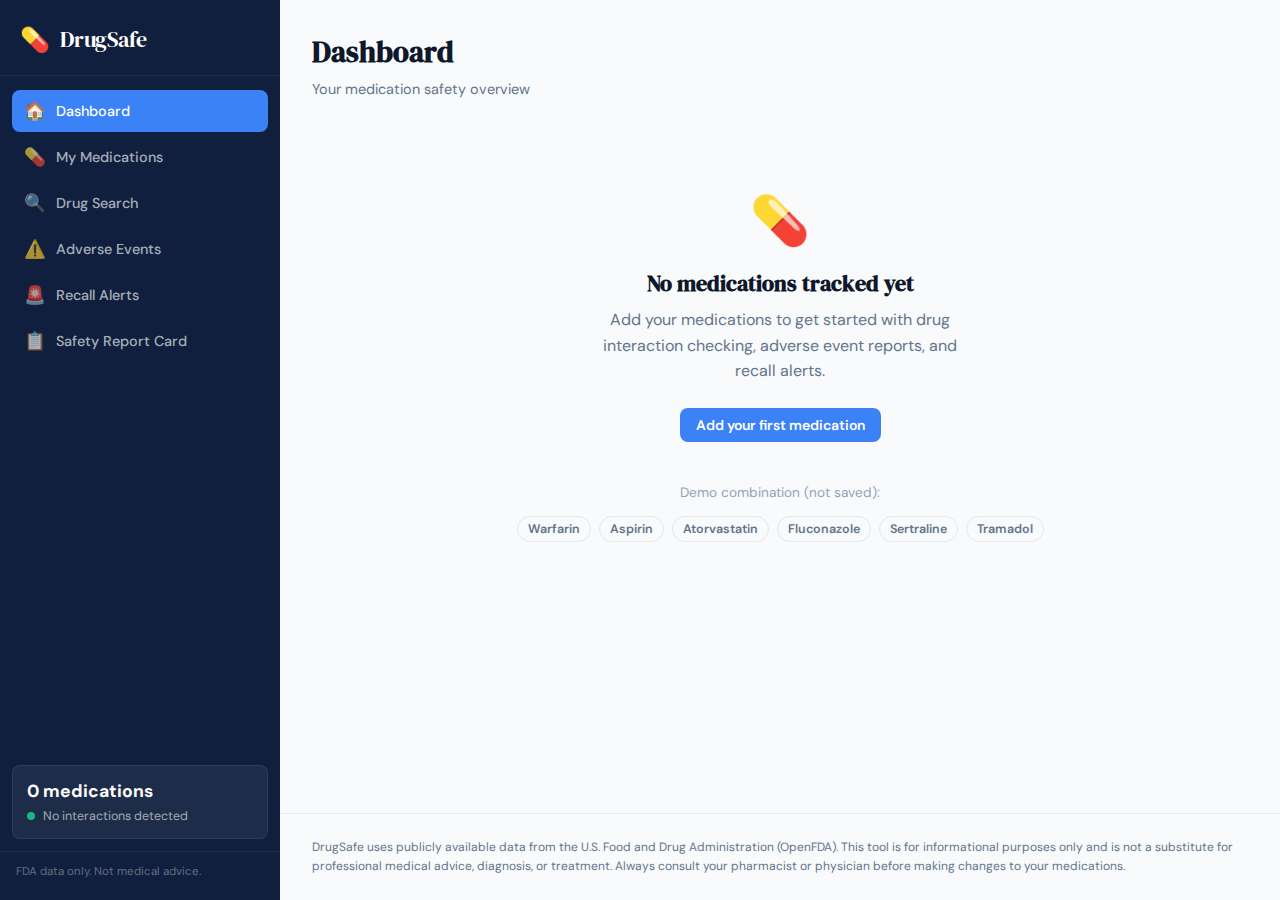
<file: drug-drug_drug/index.html>
<!DOCTYPE html>
<html lang="en">
<head>
  <meta charset="UTF-8" />
  <meta name="viewport" content="width=device-width, initial-scale=1.0" />
  <title>DrugSafe — Drug Interaction Checker</title>
  <link rel="preconnect" href="https://fonts.googleapis.com" />
  <link rel="preconnect" href="https://fonts.gstatic.com" crossorigin />
  <link href="https://fonts.googleapis.com/css2?family=DM+Serif+Display&family=DM+Sans:wght@400;500;600;700&family=JetBrains+Mono:wght@400;500&display=swap" rel="stylesheet" />
  <link rel="stylesheet" href="css/main.css" />
  <link rel="stylesheet" href="css/components.css" />
  <link rel="stylesheet" href="css/views.css" />
</head>
<body>

  <!-- Offline Banner -->
  <div id="offline-banner" class="offline-banner" hidden>
    <span>⚡ You are offline. DrugSafe requires an internet connection to fetch FDA data.</span>
  </div>

  <!-- Mobile Hamburger -->
  <button id="hamburger" class="hamburger" aria-label="Toggle navigation" aria-expanded="false">
    <span></span><span></span><span></span>
  </button>

  <!-- Sidebar Overlay (mobile) -->
  <div id="sidebar-overlay" class="sidebar-overlay" hidden></div>

  <!-- Sidebar -->
  <nav id="sidebar" class="sidebar" aria-label="Main navigation">
    <div class="sidebar__logo">
      <span class="sidebar__logo-icon">💊</span>
      <span class="sidebar__logo-text">DrugSafe</span>
    </div>

    <ul class="sidebar__nav" role="list">
      <li>
        <button class="nav-item active" data-view="dashboard" aria-label="Dashboard">
          <span class="nav-item__icon" aria-hidden="true">🏠</span>
          <span class="nav-item__label">Dashboard</span>
        </button>
      </li>
      <li>
        <button class="nav-item" data-view="my-meds" aria-label="My Medications">
          <span class="nav-item__icon" aria-hidden="true">💊</span>
          <span class="nav-item__label">My Medications</span>
        </button>
      </li>
      <li>
        <button class="nav-item" data-view="search" aria-label="Drug Search">
          <span class="nav-item__icon" aria-hidden="true">🔍</span>
          <span class="nav-item__label">Drug Search</span>
        </button>
      </li>
      <li>
        <button class="nav-item" data-view="adverse-events" aria-label="Adverse Events">
          <span class="nav-item__icon" aria-hidden="true">⚠️</span>
          <span class="nav-item__label">Adverse Events</span>
        </button>
      </li>
      <li>
        <button class="nav-item" data-view="recalls" aria-label="Recall Alerts">
          <span class="nav-item__icon" aria-hidden="true">🚨</span>
          <span class="nav-item__label">Recall Alerts</span>
        </button>
      </li>
      <li>
        <button class="nav-item" data-view="report-card" aria-label="Safety Report Card">
          <span class="nav-item__icon" aria-hidden="true">📋</span>
          <span class="nav-item__label">Safety Report Card</span>
        </button>
      </li>
    </ul>

    <!-- Mini Summary -->
    <div class="sidebar__summary" id="sidebar-summary">
      <div class="sidebar__summary-count">
        <span id="summary-count">0</span> medications
      </div>
      <div class="sidebar__summary-status">
        <span class="status-dot status-dot--safe" id="summary-dot"></span>
        <span id="summary-label">No interactions detected</span>
      </div>
    </div>

    <div class="sidebar__footer">
      <p class="sidebar__disclaimer">FDA data only. Not medical advice.</p>
    </div>
  </nav>

  <!-- Main Content -->
  <main id="main-content" class="main-content">

    <div id="view-dashboard" class="view"></div>
    <div id="view-my-meds" class="view" hidden></div>
    <div id="view-search" class="view" hidden></div>
    <div id="view-adverse-events" class="view" hidden></div>
    <div id="view-recalls" class="view" hidden></div>
    <div id="view-report-card" class="view" hidden></div>

    <!-- Footer -->
    <footer class="app-footer no-print">
      <p>DrugSafe uses publicly available data from the U.S. Food and Drug Administration (OpenFDA). This tool is for informational purposes only and is not a substitute for professional medical advice, diagnosis, or treatment. Always consult your pharmacist or physician before making changes to your medications.</p>
    </footer>
  </main>

  <!-- Modal Overlay -->
  <div id="modal-overlay" class="modal-overlay" role="dialog" aria-modal="true" hidden>
    <div id="modal" class="modal">
      <div class="modal__header">
        <h3 class="modal__title" id="modal-title">Confirm Action</h3>
        <button class="modal__close" id="modal-close" aria-label="Close dialog">✕</button>
      </div>
      <div class="modal__body" id="modal-body"></div>
      <div class="modal__footer">
        <button class="btn btn--ghost" id="modal-cancel">Cancel</button>
        <button class="btn btn--danger" id="modal-confirm">Confirm</button>
      </div>
    </div>
  </div>

  <!-- Toast Container -->
  <div id="toast-container" class="toast-container" aria-live="polite"></div>

  <!-- Load scripts in dependency order — no ES modules (file:// CORS) -->
  <script src="js/utils.js"></script>
  <script src="js/api.js"></script>
  <script src="js/medications.js"></script>
  <script src="js/interactions.js"></script>
  <script src="js/views/dashboard.js"></script>
  <script src="js/views/myMeds.js"></script>
  <script src="js/views/search.js"></script>
  <script src="js/views/adverseEvents.js"></script>
  <script src="js/views/recalls.js"></script>
  <script src="js/views/reportCard.js"></script>
  <script src="js/app.js"></script>
</body>
</html>
</file>
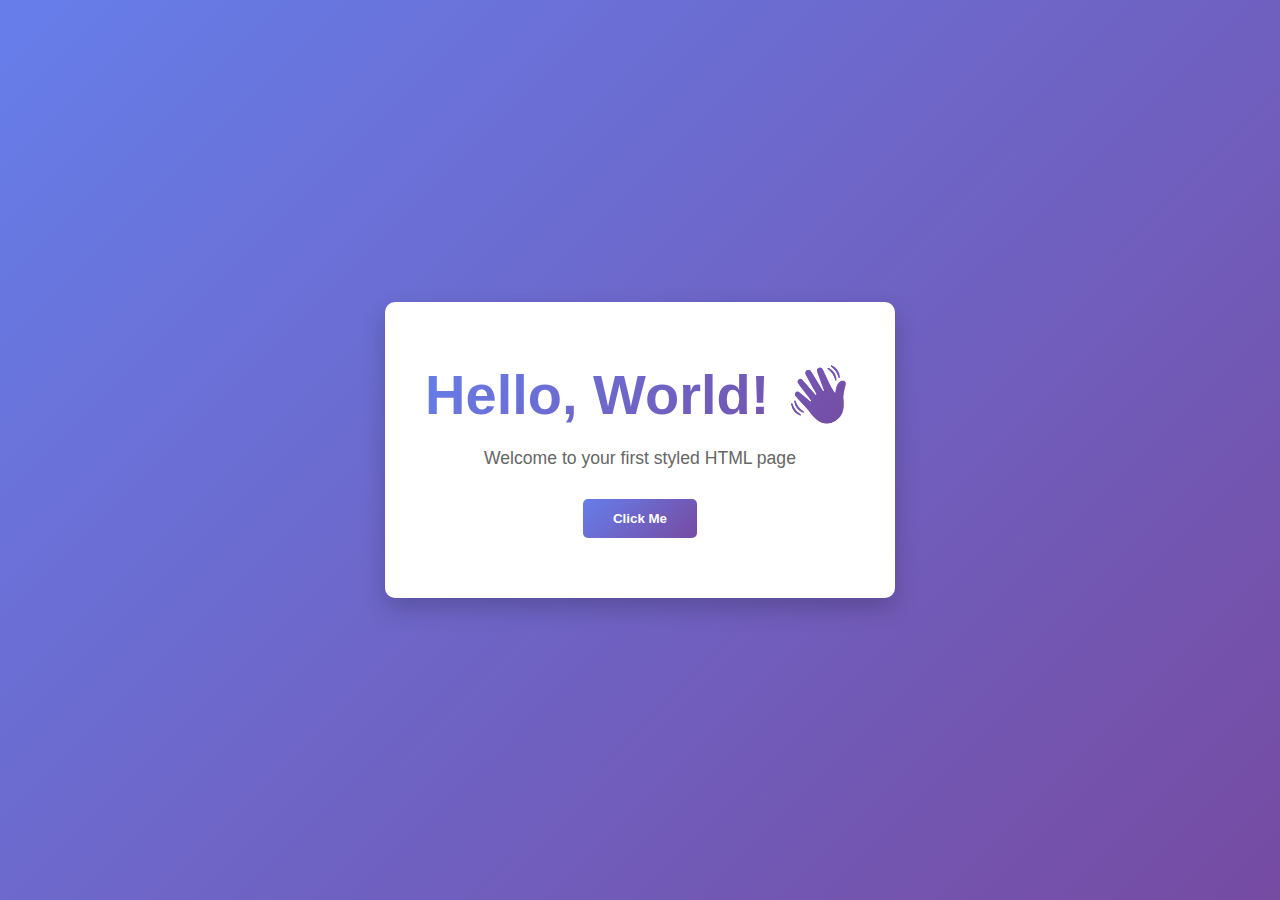
<file: Hello World/index.html>
<!DOCTYPE html>
<html lang="en">
<head>
    <meta charset="UTF-8">
    <meta name="viewport" content="width=device-width, initial-scale=1.0">
    <title>Hello World</title>
    <style>
        * {
            margin: 0;
            padding: 0;
            box-sizing: border-box;
        }

        body {
            font-family: 'Segoe UI', Tahoma, Geneva, Verdana, sans-serif;
            background: linear-gradient(135deg, #667eea 0%, #764ba2 100%);
            min-height: 100vh;
            display: flex;
            justify-content: center;
            align-items: center;
        }

        .container {
            text-align: center;
            background: white;
            padding: 60px 40px;
            border-radius: 10px;
            box-shadow: 0 10px 25px rgba(0, 0, 0, 0.2);
            animation: fadeIn 0.8s ease-in;
        }

        h1 {
            font-size: 3.5rem;
            color: #333;
            margin-bottom: 20px;
            background: linear-gradient(135deg, #667eea 0%, #764ba2 100%);
            -webkit-background-clip: text;
            -webkit-text-fill-color: transparent;
            background-clip: text;
        }

        p {
            font-size: 1.1rem;
            color: #666;
            margin-bottom: 30px;
        }

        .button {
            display: inline-block;
            padding: 12px 30px;
            background: linear-gradient(135deg, #667eea 0%, #764ba2 100%);
            color: white;
            text-decoration: none;
            border-radius: 5px;
            font-weight: 600;
            transition: transform 0.3s ease, box-shadow 0.3s ease;
            cursor: pointer;
            border: none;
        }

        .button:hover {
            transform: translateY(-2px);
            box-shadow: 0 5px 15px rgba(102, 126, 234, 0.4);
        }

        @keyframes fadeIn {
            from {
                opacity: 0;
                transform: translateY(-20px);
            }
            to {
                opacity: 1;
                transform: translateY(0);
            }
        }
    </style>
</head>
<body>
    <div class="container">
        <h1>Hello, World! 👋</h1>
        <p>Welcome to your first styled HTML page</p>
        <button class="button">Click Me</button>
    </div>
</body>
</html>
</file>
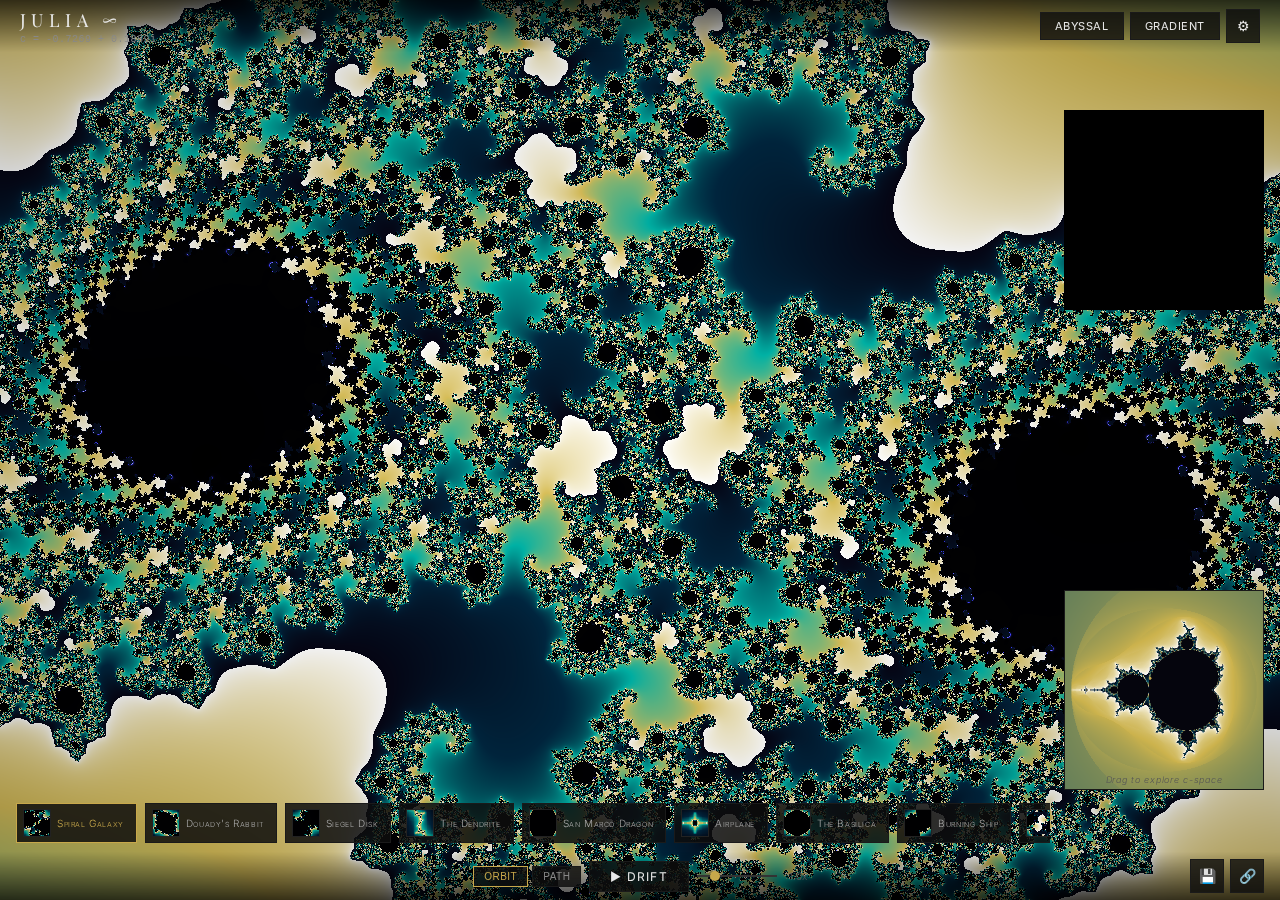
<file: julia_set/index.html>
<!DOCTYPE html>
<html lang="en">
<head>
  <meta charset="UTF-8">
  <meta name="viewport" content="width=device-width, initial-scale=1.0">
  <title>Julia ∞ — Set Explorer</title>
  <link rel="preconnect" href="https://fonts.googleapis.com">
  <link href="https://fonts.googleapis.com/css2?family=Inter:wght@300;400;500&family=Playfair+Display:wght@300;400&display=swap" rel="stylesheet">
  <style>
    /* === RESET & BASE === */
    *, *::before, *::after { margin: 0; padding: 0; box-sizing: border-box; }
    html, body {
      width: 100%; height: 100%;
      overflow: hidden;
      background: #000;
      color: #e8e8e8;
      font-family: 'Inter', system-ui, sans-serif;
      font-weight: 300;
      -webkit-font-smoothing: antialiased;
    }

    /* === LAYOUT === */
    #app {
      width: 100%; height: 100%;
      position: relative;
      opacity: 0;
      transition: opacity 0.3s ease;
    }
    #app.loaded { opacity: 1; }

    /* === CANVAS === */
    #mainCanvas {
      position: absolute;
      top: 0; left: 0;
      width: 100%; height: 100%;
      cursor: crosshair;
      display: block;
    }
    #mainCanvas.grabbing { cursor: grabbing; }

    /* === TOP BAR === */
    #topBar {
      position: absolute;
      top: 0; left: 0; right: 0;
      height: 52px;
      display: flex;
      align-items: center;
      justify-content: space-between;
      padding: 0 20px;
      background: linear-gradient(to bottom, rgba(0,0,0,0.7), transparent);
      z-index: 10;
      pointer-events: none;
    }
    #topBar > * { pointer-events: auto; }
    .title-group { display: flex; flex-direction: column; gap: 2px; }
    .title {
      font-family: 'Playfair Display', serif;
      font-weight: 300;
      font-size: 18px;
      letter-spacing: 0.3em;
      color: #e8e8e8;
    }
    .subtitle {
      font-family: 'SF Mono', 'Fira Code', monospace;
      font-size: 10px;
      color: #888;
      letter-spacing: 0.05em;
    }
    .top-controls {
      display: flex;
      align-items: center;
      gap: 6px;
    }
    .top-btn {
      background: rgba(13,13,13,0.8);
      border: 1px solid #1a1a1a;
      color: #e8e8e8;
      padding: 6px 14px;
      font-size: 11px;
      font-family: 'Inter', sans-serif;
      font-weight: 400;
      cursor: pointer;
      letter-spacing: 0.05em;
      transition: background 0.15s, border-color 0.15s;
      text-transform: uppercase;
    }
    .top-btn:hover {
      background: rgba(255,255,255,0.05);
      border-color: #333;
    }
    .top-btn.active {
      border-color: #c8a84b;
      color: #c8a84b;
    }
    .icon-btn {
      background: rgba(13,13,13,0.8);
      border: 1px solid #1a1a1a;
      color: #e8e8e8;
      width: 34px; height: 34px;
      display: flex;
      align-items: center;
      justify-content: center;
      font-size: 14px;
      cursor: pointer;
      transition: background 0.15s, border-color 0.15s;
    }
    .icon-btn:hover {
      background: rgba(255,255,255,0.05);
      border-color: #333;
    }

    /* === MINI MAP === */
    #miniMapContainer {
      position: absolute;
      bottom: 110px;
      right: 16px;
      width: 200px;
      height: 200px;
      border: 1px solid #1a1a1a;
      background: #0d0d0d;
      z-index: 10;
      overflow: hidden;
    }
    #miniMapCanvas {
      width: 100%; height: 100%;
      cursor: crosshair;
      display: block;
    }
    .minimap-label {
      position: absolute;
      bottom: 4px; left: 0; right: 0;
      text-align: center;
      font-size: 9px;
      color: #555;
      letter-spacing: 0.08em;
      font-style: italic;
      pointer-events: none;
    }
    #miniMapCrosshair {
      position: absolute;
      width: 10px; height: 10px;
      border: 1px solid #c8a84b;
      border-radius: 50%;
      pointer-events: none;
      transform: translate(-50%, -50%);
      box-shadow: 0 0 6px rgba(200,168,75,0.4);
    }

    /* === PRESET STRIP === */
    #presetStrip {
      position: absolute;
      bottom: 52px;
      left: 16px;
      right: 230px;
      height: 50px;
      display: flex;
      align-items: center;
      gap: 8px;
      overflow-x: auto;
      z-index: 10;
      scrollbar-width: none;
      -ms-overflow-style: none;
      padding: 4px 0;
    }
    #presetStrip::-webkit-scrollbar { display: none; }
    .preset-chip {
      flex-shrink: 0;
      display: flex;
      align-items: center;
      gap: 6px;
      background: rgba(13,13,13,0.85);
      border: 1px solid #1a1a1a;
      color: #aaa;
      padding: 5px 12px 5px 6px;
      font-size: 10px;
      font-variant: small-caps;
      letter-spacing: 0.06em;
      cursor: pointer;
      transition: border-color 0.15s, color 0.15s;
      white-space: nowrap;
    }
    .preset-chip:hover {
      border-color: #333;
      color: #e8e8e8;
    }
    .preset-chip.active {
      border-color: #c8a84b;
      color: #c8a84b;
    }
    .preset-thumb {
      width: 28px; height: 28px;
      border: 1px solid #222;
      image-rendering: pixelated;
    }

    /* === BOTTOM BAR === */
    #bottomBar {
      position: absolute;
      bottom: 0; left: 0; right: 0;
      height: 48px;
      display: flex;
      align-items: center;
      justify-content: center;
      gap: 12px;
      background: linear-gradient(to top, rgba(0,0,0,0.7), transparent);
      z-index: 10;
      pointer-events: none;
    }
    #bottomBar > * { pointer-events: auto; }
    .bottom-group {
      display: flex;
      align-items: center;
      gap: 8px;
    }
    .drift-btn {
      background: rgba(13,13,13,0.85);
      border: 1px solid #1a1a1a;
      color: #e8e8e8;
      padding: 7px 20px;
      font-size: 12px;
      font-family: 'Inter', sans-serif;
      font-weight: 400;
      cursor: pointer;
      letter-spacing: 0.1em;
      transition: all 0.15s;
    }
    .drift-btn:hover {
      border-color: #333;
    }
    .drift-btn.playing {
      border-color: #c8a84b;
      color: #c8a84b;
    }
    .speed-label {
      font-size: 10px;
      color: #555;
      margin-left: 4px;
    }
    #speedSlider {
      width: 80px;
      -webkit-appearance: none;
      appearance: none;
      height: 2px;
      background: #333;
      outline: none;
      cursor: pointer;
    }
    #speedSlider::-webkit-slider-thumb {
      -webkit-appearance: none;
      width: 10px; height: 10px;
      border-radius: 50%;
      background: #c8a84b;
      cursor: pointer;
    }
    .bottom-right-group {
      position: absolute;
      right: 16px;
      display: flex;
      gap: 6px;
    }

    /* === SIDE PANEL === */
    #sidePanel {
      position: absolute;
      top: 0; right: 0;
      width: 280px;
      height: 100%;
      background: rgba(10,10,10,0.95);
      border-left: 1px solid #1a1a1a;
      z-index: 20;
      transform: translateX(100%);
      transition: transform 0.3s cubic-bezier(0.4,0,0.2,1);
      overflow-y: auto;
      padding: 60px 20px 20px;
      scrollbar-width: thin;
      scrollbar-color: #333 transparent;
    }
    #sidePanel.open { transform: translateX(0); }
    .panel-section {
      margin-bottom: 24px;
    }
    .panel-label {
      font-size: 9px;
      text-transform: uppercase;
      letter-spacing: 0.15em;
      color: #555;
      margin-bottom: 8px;
    }
    .panel-row {
      display: flex;
      align-items: center;
      justify-content: space-between;
      margin-bottom: 10px;
    }
    .panel-row label {
      font-size: 11px;
      color: #888;
    }
    .panel-slider {
      width: 140px;
      -webkit-appearance: none;
      appearance: none;
      height: 2px;
      background: #333;
      outline: none;
      cursor: pointer;
    }
    .panel-slider::-webkit-slider-thumb {
      -webkit-appearance: none;
      width: 10px; height: 10px;
      border-radius: 50%;
      background: #888;
      cursor: pointer;
    }
    .panel-slider::-webkit-slider-thumb:hover { background: #c8a84b; }
    .panel-input {
      width: 80px;
      background: #111;
      border: 1px solid #222;
      color: #e8e8e8;
      padding: 4px 6px;
      font-size: 11px;
      font-family: 'SF Mono', monospace;
      text-align: right;
    }
    .panel-input:focus {
      outline: none;
      border-color: #c8a84b;
    }
    .panel-select {
      background: #111;
      border: 1px solid #222;
      color: #e8e8e8;
      padding: 4px 8px;
      font-size: 11px;
      font-family: 'Inter', sans-serif;
      cursor: pointer;
    }
    .panel-select:focus { outline: none; border-color: #c8a84b; }
    .panel-close {
      position: absolute;
      top: 16px; right: 16px;
      background: none;
      border: none;
      color: #555;
      font-size: 18px;
      cursor: pointer;
    }
    .panel-close:hover { color: #e8e8e8; }

    /* === TOAST === */
    #toast {
      position: fixed;
      bottom: 80px;
      left: 50%;
      transform: translateX(-50%) translateY(20px);
      background: rgba(13,13,13,0.95);
      border: 1px solid #c8a84b;
      color: #c8a84b;
      padding: 8px 20px;
      font-size: 12px;
      letter-spacing: 0.08em;
      opacity: 0;
      transition: opacity 0.2s, transform 0.2s;
      z-index: 100;
      pointer-events: none;
    }
    #toast.show {
      opacity: 1;
      transform: translateX(-50%) translateY(0);
    }

    /* === PALETTE DROPDOWN === */
    .palette-dropdown {
      position: relative;
      display: inline-block;
    }
    .palette-menu {
      display: none;
      position: absolute;
      top: 100%;
      right: 0;
      margin-top: 4px;
      background: rgba(13,13,13,0.95);
      border: 1px solid #1a1a1a;
      z-index: 30;
      min-width: 140px;
    }
    .palette-menu.open { display: block; }
    .palette-option {
      display: flex;
      align-items: center;
      gap: 8px;
      padding: 8px 12px;
      font-size: 11px;
      color: #aaa;
      cursor: pointer;
      transition: background 0.1s;
    }
    .palette-option:hover { background: rgba(255,255,255,0.05); color: #e8e8e8; }
    .palette-option.active { color: #c8a84b; }
    .palette-swatch {
      width: 24px; height: 10px;
      border: 1px solid #333;
    }

    /* === MODE DROPDOWN === */
    .mode-dropdown {
      position: relative;
      display: inline-block;
    }
    .mode-menu {
      display: none;
      position: absolute;
      top: 100%;
      right: 0;
      margin-top: 4px;
      background: rgba(13,13,13,0.95);
      border: 1px solid #1a1a1a;
      z-index: 30;
      min-width: 160px;
    }
    .mode-menu.open { display: block; }
    .mode-option {
      padding: 8px 12px;
      font-size: 11px;
      color: #aaa;
      cursor: pointer;
      transition: background 0.1s;
    }
    .mode-option:hover { background: rgba(255,255,255,0.05); color: #e8e8e8; }
    .mode-option.active { color: #c8a84b; }

    /* === ANIMATION MODE DROPDOWN === */
    .anim-mode-select {
      display: flex;
      gap: 4px;
    }
    .anim-mode-btn {
      background: rgba(13,13,13,0.85);
      border: 1px solid #1a1a1a;
      color: #888;
      padding: 4px 10px;
      font-size: 10px;
      cursor: pointer;
      transition: all 0.15s;
      text-transform: uppercase;
      letter-spacing: 0.05em;
    }
    .anim-mode-btn:hover { border-color: #333; color: #e8e8e8; }
    .anim-mode-btn.active { border-color: #c8a84b; color: #c8a84b; }
  </style>
</head>
<body>
  <div id="app">
    <canvas id="mainCanvas"></canvas>

    <!-- Top Bar -->
    <div id="topBar">
      <div class="title-group">
        <div class="title">JULIA &#8734;</div>
        <div class="subtitle" id="cDisplay">c = -0.7269 + 0.1889i</div>
      </div>
      <div class="top-controls">
        <div class="palette-dropdown">
          <button class="top-btn" id="paletteBtn" title="Color Palette (1-5)">ABYSSAL</button>
          <div class="palette-menu" id="paletteMenu">
            <div class="palette-option active" data-palette="0">
              <canvas class="palette-swatch" data-p="0" width="24" height="10"></canvas>
              Abyssal
            </div>
            <div class="palette-option" data-palette="1">
              <canvas class="palette-swatch" data-p="1" width="24" height="10"></canvas>
              Aurora
            </div>
            <div class="palette-option" data-palette="2">
              <canvas class="palette-swatch" data-p="2" width="24" height="10"></canvas>
              Magma
            </div>
            <div class="palette-option" data-palette="3">
              <canvas class="palette-swatch" data-p="3" width="24" height="10"></canvas>
              Pearl
            </div>
            <div class="palette-option" data-palette="4">
              <canvas class="palette-swatch" data-p="4" width="24" height="10"></canvas>
              Celestial
            </div>
          </div>
        </div>
        <div class="mode-dropdown">
          <button class="top-btn" id="modeBtn" title="Coloring Mode">GRADIENT</button>
          <div class="mode-menu" id="modeMenu">
            <div class="mode-option active" data-mode="0">Smooth Gradient</div>
            <div class="mode-option" data-mode="1">Orbit Trap</div>
            <div class="mode-option" data-mode="2">Distance Estimation</div>
          </div>
        </div>
        <button class="icon-btn" id="settingsBtn" title="Settings Panel">&#9881;</button>
      </div>
    </div>

    <!-- Mini Map -->
    <div id="miniMapContainer">
      <canvas id="miniMapCanvas" width="400" height="400"></canvas>
      <div id="miniMapCrosshair"></div>
      <div class="minimap-label">Drag to explore c-space</div>
    </div>

    <!-- Preset Strip -->
    <div id="presetStrip"></div>

    <!-- Bottom Bar -->
    <div id="bottomBar">
      <div class="bottom-group">
        <div class="anim-mode-select">
          <button class="anim-mode-btn active" data-anim="orbit" title="Orbit mode">ORBIT</button>
          <button class="anim-mode-btn" data-anim="path" title="Path mode">PATH</button>
        </div>
        <button class="drift-btn" id="driftBtn" title="Play/Pause Drift (Space)">&#9654; DRIFT</button>
        <input type="range" id="speedSlider" min="0.1" max="5" step="0.1" value="1" title="Animation Speed">
        <span class="speed-label" id="speedLabel">1.0x</span>
      </div>
      <div class="bottom-right-group">
        <button class="icon-btn" id="saveBtn" title="Save Screenshot (S)">&#128190;</button>
        <button class="icon-btn" id="shareBtn" title="Share Link">&#128279;</button>
      </div>
    </div>

    <!-- Side Panel -->
    <div id="sidePanel">
      <button class="panel-close" id="panelClose">&times;</button>

      <div class="panel-section">
        <div class="panel-label">Iteration Depth</div>
        <div class="panel-row">
          <label id="iterLabel">256</label>
          <input type="range" class="panel-slider" id="iterSlider" min="64" max="1024" step="8" value="256">
        </div>
      </div>

      <div class="panel-section">
        <div class="panel-label">Coloring</div>
        <div class="panel-row">
          <label>Trap Shape</label>
          <select class="panel-select" id="trapShapeSelect">
            <option value="0">Circle</option>
            <option value="1">Cross</option>
          </select>
        </div>
        <div class="panel-row">
          <label>Trap Radius</label>
          <input type="range" class="panel-slider" id="trapRadiusSlider" min="0.1" max="2.0" step="0.01" value="0.5">
        </div>
        <div class="panel-row">
          <label id="trapRadiusLabel">0.50</label>
        </div>
      </div>

      <div class="panel-section">
        <div class="panel-label">Julia Parameter</div>
        <div class="panel-row">
          <label>Re(c)</label>
          <input type="number" class="panel-input" id="cRealInput" step="0.001" value="-0.7269">
        </div>
        <div class="panel-row">
          <label>Im(c)</label>
          <input type="number" class="panel-input" id="cImagInput" step="0.001" value="0.1889">
        </div>
      </div>

      <div class="panel-section">
        <div class="panel-label">Animation</div>
        <div class="panel-row">
          <label>Orbit Radius</label>
          <input type="range" class="panel-slider" id="orbitRadiusSlider" min="0.01" max="0.5" step="0.01" value="0.1">
        </div>
        <div class="panel-row">
          <label id="orbitRadiusLabel">0.10</label>
        </div>
      </div>
    </div>

    <!-- Toast -->
    <div id="toast"></div>
  </div>

  <script>
    // ============================================================
    // SECTION 1: GLSL SHADER SOURCES
    // ============================================================

    const vertexShaderSrc = `#version 300 es
      in vec2 a_position;
      void main() {
        gl_Position = vec4(a_position, 0.0, 1.0);
      }
    `;

    const buildFragmentShaderSrc = (maxIter) => `#version 300 es
      precision highp float;
      #define MAX_ITER ${maxIter}

      uniform vec2 u_resolution;
      uniform vec2 u_c;
      uniform vec2 u_pan;
      uniform float u_zoom;
      uniform int u_color_mode;
      uniform int u_trap_shape;
      uniform float u_trap_radius;
      uniform int u_palette;
      uniform float u_time;

      out vec4 fragColor;

      const float PI = 3.14159265359;

      // === Palette Functions ===
      vec3 palette0(float t) { // Abyssal
        vec3 c0 = vec3(0.02, 0.02, 0.08);
        vec3 c1 = vec3(0.0, 0.15, 0.25);
        vec3 c2 = vec3(0.0, 0.7, 0.65);
        vec3 c3 = vec3(0.85, 0.75, 0.35);
        vec3 c4 = vec3(1.0, 1.0, 1.0);
        t = clamp(t, 0.0, 1.0);
        if (t < 0.25) return mix(c0, c1, t / 0.25);
        if (t < 0.5) return mix(c1, c2, (t - 0.25) / 0.25);
        if (t < 0.75) return mix(c2, c3, (t - 0.5) / 0.25);
        return mix(c3, c4, (t - 0.75) / 0.25);
      }
      vec3 palette1(float t) { // Aurora
        vec3 c0 = vec3(0.15, 0.0, 0.2);
        vec3 c1 = vec3(0.0, 0.5, 0.3);
        vec3 c2 = vec3(0.0, 0.65, 0.55);
        vec3 c3 = vec3(0.6, 0.85, 0.9);
        vec3 c4 = vec3(1.0, 0.95, 0.9);
        t = clamp(t, 0.0, 1.0);
        if (t < 0.25) return mix(c0, c1, t / 0.25);
        if (t < 0.5) return mix(c1, c2, (t - 0.25) / 0.25);
        if (t < 0.75) return mix(c2, c3, (t - 0.5) / 0.25);
        return mix(c3, c4, (t - 0.75) / 0.25);
      }
      vec3 palette2(float t) { // Magma
        vec3 c0 = vec3(0.1, 0.05, 0.05);
        vec3 c1 = vec3(0.45, 0.05, 0.02);
        vec3 c2 = vec3(0.8, 0.2, 0.0);
        vec3 c3 = vec3(1.0, 0.6, 0.1);
        vec3 c4 = vec3(1.0, 0.9, 0.65);
        t = clamp(t, 0.0, 1.0);
        if (t < 0.25) return mix(c0, c1, t / 0.25);
        if (t < 0.5) return mix(c1, c2, (t - 0.25) / 0.25);
        if (t < 0.75) return mix(c2, c3, (t - 0.5) / 0.25);
        return mix(c3, c4, (t - 0.75) / 0.25);
      }
      vec3 palette3(float t) { // Pearl
        vec3 c0 = vec3(0.08, 0.05, 0.04);
        vec3 c1 = vec3(0.35, 0.18, 0.2);
        vec3 c2 = vec3(0.6, 0.4, 0.35);
        vec3 c3 = vec3(0.85, 0.75, 0.6);
        vec3 c4 = vec3(0.9, 0.88, 0.85);
        t = clamp(t, 0.0, 1.0);
        if (t < 0.25) return mix(c0, c1, t / 0.25);
        if (t < 0.5) return mix(c1, c2, (t - 0.25) / 0.25);
        if (t < 0.75) return mix(c2, c3, (t - 0.5) / 0.25);
        return mix(c3, c4, (t - 0.75) / 0.25);
      }
      vec3 palette4(float t) { // Celestial
        vec3 c0 = vec3(0.0, 0.0, 0.0);
        vec3 c1 = vec3(0.15, 0.05, 0.35);
        vec3 c2 = vec3(0.1, 0.2, 0.6);
        vec3 c3 = vec3(0.2, 0.5, 1.0);
        vec3 c4 = vec3(0.9, 0.95, 1.0);
        t = clamp(t, 0.0, 1.0);
        if (t < 0.25) return mix(c0, c1, t / 0.25);
        if (t < 0.5) return mix(c1, c2, (t - 0.25) / 0.25);
        if (t < 0.75) return mix(c2, c3, (t - 0.5) / 0.25);
        return mix(c3, c4, (t - 0.75) / 0.25);
      }

      vec3 getPaletteColor(float t) {
        if (u_palette == 0) return palette0(t);
        if (u_palette == 1) return palette1(t);
        if (u_palette == 2) return palette2(t);
        if (u_palette == 3) return palette3(t);
        return palette4(t);
      }

      // === HSV to RGB ===
      vec3 hsv2rgb(vec3 c) {
        vec3 p = abs(fract(c.xxx + vec3(1.0, 2.0/3.0, 1.0/3.0)) * 6.0 - 3.0);
        return c.z * mix(vec3(1.0), clamp(p - 1.0, 0.0, 1.0), c.y);
      }

      void main() {
        vec2 uv = (gl_FragCoord.xy - u_resolution * 0.5) / min(u_resolution.x, u_resolution.y);
        uv = uv / u_zoom + u_pan;

        vec2 z = uv;
        vec2 dz = vec2(1.0, 0.0);
        float smooth_i = float(MAX_ITER);
        bool escaped = false;

        // Orbit trap variables
        float trap_dist = 1e10;
        float trap_iter = 0.0;
        float trap_angle = 0.0;

        for (int i = 0; i < MAX_ITER; i++) {
          float zr2 = z.x * z.x;
          float zi2 = z.y * z.y;
          float mag2 = zr2 + zi2;

          // Distance estimation: track derivative
          if (u_color_mode == 2) {
            dz = 2.0 * vec2(z.x * dz.x - z.y * dz.y, z.x * dz.y + z.y * dz.x);
          }

          // Orbit trap: check distance
          if (u_color_mode == 1) {
            float d;
            if (u_trap_shape == 0) {
              d = abs(sqrt(mag2) - u_trap_radius);
            } else {
              d = min(abs(z.x), abs(z.y));
            }
            if (d < trap_dist) {
              trap_dist = d;
              trap_iter = float(i);
              trap_angle = atan(z.y, z.x);
            }
          }

          if (mag2 > 256.0) {
            smooth_i = float(i) - log2(log2(mag2)) + 4.0;
            escaped = true;
            break;
          }
          z = vec2(zr2 - zi2 + u_c.x, 2.0 * z.x * z.y + u_c.y);
        }

        vec3 color = vec3(0.0);

        if (u_color_mode == 0) {
          // Mode A: Smooth Gradient
          if (escaped) {
            float t = smooth_i / float(MAX_ITER);
            t = sqrt(t);
            color = getPaletteColor(fract(t * 4.0 + u_time * 0.02));
          } else {
            float finalMag = length(z);
            float glow = finalMag * 0.15;
            color = getPaletteColor(0.0) * glow;
          }
        } else if (u_color_mode == 1) {
          // Mode B: Orbit Trap
          float t = trap_dist * 3.0;
          t = clamp(t, 0.0, 1.0);
          float hue = trap_angle / (2.0 * PI) + trap_iter / float(MAX_ITER) * 2.0;
          float sat = 1.0 - t * 0.4;
          float val = 1.0 - t * 0.8;

          if (!escaped) {
            val *= 0.3;
            sat *= 0.5;
          }

          vec3 baseColor = hsv2rgb(vec3(fract(hue), sat, val));
          // Blend with palette for richer tones
          vec3 palColor = getPaletteColor(fract(hue));
          color = mix(baseColor, palColor, 0.4) * val;

          // Add iridescent sheen
          float iridescence = sin(trap_dist * 20.0 + trap_angle * 3.0) * 0.1 + 0.9;
          color *= iridescence;
        } else {
          // Mode C: Distance Estimation
          if (escaped) {
            float zMag = length(z);
            float dzMag = length(dz);
            float dist = 0.5 * zMag * log(zMag) / dzMag;

            float glow = clamp(1.0 - dist * u_zoom * 200.0, 0.0, 1.0);
            glow = pow(glow, 0.5);
            color = getPaletteColor(glow * 0.8) * glow;
            // Add bright edge
            float edge = clamp(1.0 - dist * u_zoom * 800.0, 0.0, 1.0);
            edge = pow(edge, 2.0);
            color += getPaletteColor(0.9) * edge * 0.5;
          } else {
            float finalMag = length(z);
            color = getPaletteColor(0.0) * finalMag * 0.1;
          }
        }

        // Subtle vignette
        vec2 vUv = gl_FragCoord.xy / u_resolution;
        float vignette = 1.0 - dot(vUv - 0.5, vUv - 0.5) * 0.5;
        color *= vignette;

        fragColor = vec4(color, 1.0);
      }
    `;

    const mandelbrotFragSrc = `#version 300 es
      precision highp float;
      uniform vec2 u_resolution;
      uniform vec2 u_highlight;
      out vec4 fragColor;

      void main() {
        vec2 uv = (gl_FragCoord.xy - u_resolution * 0.5) / min(u_resolution.x, u_resolution.y);
        uv *= 3.2;
        uv.x -= 0.5;

        vec2 c = uv;
        vec2 z = vec2(0.0);
        float smooth_i = 128.0;

        for (int i = 0; i < 128; i++) {
          float mag2 = dot(z, z);
          if (mag2 > 4.0) {
            smooth_i = float(i) - log2(log2(mag2)) + 4.0;
            break;
          }
          z = vec2(z.x*z.x - z.y*z.y + c.x, 2.0*z.x*z.y + c.y);
        }

        float t = smooth_i / 128.0;
        t = sqrt(t);
        vec3 color;
        if (smooth_i >= 128.0) {
          color = vec3(0.02, 0.02, 0.05);
        } else {
          vec3 c0 = vec3(0.02, 0.02, 0.08);
          vec3 c1 = vec3(0.0, 0.3, 0.4);
          vec3 c2 = vec3(0.8, 0.7, 0.3);
          vec3 c3 = vec3(1.0);
          float tt = fract(t * 3.0);
          if (tt < 0.33) color = mix(c0, c1, tt / 0.33);
          else if (tt < 0.66) color = mix(c1, c2, (tt - 0.33) / 0.33);
          else color = mix(c2, c3, (tt - 0.66) / 0.34);
        }

        // Highlight crosshair vicinity
        vec2 hUv = (u_highlight + vec2(0.5, 0.0)) / 3.2;
        vec2 hScreen = hUv * min(u_resolution.x, u_resolution.y) + u_resolution * 0.5;
        float hDist = length(gl_FragCoord.xy - hScreen);
        if (hDist < 3.0) {
          color = vec3(0.78, 0.66, 0.29);
        }

        fragColor = vec4(color, 1.0);
      }
    `;

    // ============================================================
    // SECTION 2: WEBGL UTILITIES
    // ============================================================

    function compileShader(gl, src, type) {
      const shader = gl.createShader(type);
      gl.shaderSource(shader, src);
      gl.compileShader(shader);
      if (!gl.getShaderParameter(shader, gl.COMPILE_STATUS)) {
        console.error('Shader error:', gl.getShaderInfoLog(shader));
        gl.deleteShader(shader);
        return null;
      }
      return shader;
    }

    function createProgram(gl, vertSrc, fragSrc) {
      const vert = compileShader(gl, vertSrc, gl.VERTEX_SHADER);
      const frag = compileShader(gl, fragSrc, gl.FRAGMENT_SHADER);
      if (!vert || !frag) return null;
      const program = gl.createProgram();
      gl.attachShader(program, vert);
      gl.attachShader(program, frag);
      gl.linkProgram(program);
      if (!gl.getProgramParameter(program, gl.LINK_STATUS)) {
        console.error('Program error:', gl.getProgramInfoLog(program));
        return null;
      }
      gl.deleteShader(vert);
      gl.deleteShader(frag);
      return program;
    }

    function setupQuad(gl, program) {
      const vertices = new Float32Array([-1,-1, 1,-1, -1,1, 1,1]);
      const buf = gl.createBuffer();
      gl.bindBuffer(gl.ARRAY_BUFFER, buf);
      gl.bufferData(gl.ARRAY_BUFFER, vertices, gl.STATIC_DRAW);
      const loc = gl.getAttribLocation(program, 'a_position');
      gl.enableVertexAttribArray(loc);
      gl.vertexAttribPointer(loc, 2, gl.FLOAT, false, 0, 0);
    }

    // ============================================================
    // SECTION 3: STATE MANAGEMENT
    // ============================================================

    const PRESETS = [
      { name: "Spiral Galaxy", cr: -0.7269, ci: 0.1889 },
      { name: "Douady's Rabbit", cr: -0.123, ci: 0.745 },
      { name: "Siegel Disk", cr: -0.391, ci: -0.587 },
      { name: "The Dendrite", cr: 0, ci: 1 },
      { name: "San Marco Dragon", cr: -0.75, ci: 0 },
      { name: "Airplane", cr: -1.755, ci: 0 },
      { name: "The Basilica", cr: -1, ci: 0 },
      { name: "Burning Ship", cr: -0.5, ci: -0.5 },
      { name: "Sea Horse Valley", cr: -0.75, ci: 0.1 },
      { name: "Lightning", cr: 0.285, ci: 0.01 },
    ];

    const PALETTE_NAMES = ['ABYSSAL', 'AURORA', 'MAGMA', 'PEARL', 'CELESTIAL'];
    const MODE_NAMES = ['GRADIENT', 'ORBIT TRAP', 'DISTANCE EST.'];

    const state = {
      c_real: -0.7269,
      c_imag: 0.1889,
      zoom: 1.0,
      pan_x: 0.0,
      pan_y: 0.0,
      max_iter: 256,
      color_mode: 0,
      palette: 0,
      trap_shape: 0,
      trap_radius: 0.5,
      // Animation
      drifting: false,
      anim_mode: 'orbit', // 'orbit' or 'path'
      anim_speed: 1.0,
      orbit_radius: 0.1,
      orbit_base_real: -0.7269,
      orbit_base_imag: 0.1889,
      // Path animation
      path_index: 0,
      path_t: 0,
      // UI
      panelOpen: false,
      activePreset: 0,
    };

    // ============================================================
    // SECTION 4: INIT & RENDER LOOPS
    // ============================================================

    let mainCanvas, mainGl, mainProgram, mainUniforms;
    let miniCanvas, miniGl, miniProgram, miniUniforms;
    let animTime = 0;
    let lastFrameTime = 0;
    let needsRecompile = false;
    let recompileTimer = null;

    function getUniforms(gl, program) {
      return {
        u_resolution: gl.getUniformLocation(program, 'u_resolution'),
        u_c: gl.getUniformLocation(program, 'u_c'),
        u_pan: gl.getUniformLocation(program, 'u_pan'),
        u_zoom: gl.getUniformLocation(program, 'u_zoom'),
        u_color_mode: gl.getUniformLocation(program, 'u_color_mode'),
        u_trap_shape: gl.getUniformLocation(program, 'u_trap_shape'),
        u_trap_radius: gl.getUniformLocation(program, 'u_trap_radius'),
        u_palette: gl.getUniformLocation(program, 'u_palette'),
        u_time: gl.getUniformLocation(program, 'u_time'),
        u_highlight: gl.getUniformLocation(program, 'u_highlight'),
      };
    }

    function recompileMainShader() {
      const newProgram = createProgram(mainGl, vertexShaderSrc, buildFragmentShaderSrc(state.max_iter));
      if (newProgram) {
        mainGl.deleteProgram(mainProgram);
        mainProgram = newProgram;
        mainGl.useProgram(mainProgram);
        setupQuad(mainGl, mainProgram);
        mainUniforms = getUniforms(mainGl, mainProgram);
      }
    }

    function resizeCanvas(canvas, gl) {
      const dpr = window.devicePixelRatio || 1;
      const w = canvas.clientWidth * dpr;
      const h = canvas.clientHeight * dpr;
      if (canvas.width !== w || canvas.height !== h) {
        canvas.width = w;
        canvas.height = h;
        gl.viewport(0, 0, w, h);
        return true;
      }
      return false;
    }

    function renderJulia() {
      resizeCanvas(mainCanvas, mainGl);
      mainGl.useProgram(mainProgram);

      mainGl.uniform2f(mainUniforms.u_resolution, mainCanvas.width, mainCanvas.height);
      mainGl.uniform2f(mainUniforms.u_c, state.c_real, state.c_imag);
      mainGl.uniform2f(mainUniforms.u_pan, state.pan_x, state.pan_y);
      mainGl.uniform1f(mainUniforms.u_zoom, state.zoom);
      mainGl.uniform1i(mainUniforms.u_color_mode, state.color_mode);
      mainGl.uniform1i(mainUniforms.u_trap_shape, state.trap_shape);
      mainGl.uniform1f(mainUniforms.u_trap_radius, state.trap_radius);
      mainGl.uniform1i(mainUniforms.u_palette, state.palette);
      mainGl.uniform1f(mainUniforms.u_time, animTime);

      mainGl.drawArrays(mainGl.TRIANGLE_STRIP, 0, 4);
    }

    function renderMandelbrot() {
      miniGl.useProgram(miniProgram);
      miniGl.uniform2f(miniUniforms.u_resolution, miniCanvas.width, miniCanvas.height);
      miniGl.uniform2f(miniUniforms.u_highlight, state.c_real, state.c_imag);
      miniGl.drawArrays(miniGl.TRIANGLE_STRIP, 0, 4);
    }

    function updateMiniMapCrosshair() {
      const container = document.getElementById('miniMapContainer');
      const crosshair = document.getElementById('miniMapCrosshair');
      const w = container.clientWidth;
      const h = container.clientHeight;
      const minDim = Math.min(w, h);

      // Map c coords to pixel coords: c is in complex plane, minimap shows ~[-2.1, 1.1] x [-1.6, 1.6]
      const px = ((state.c_real + 0.5) / 3.2) * minDim + (w - minDim) / 2 + (w - minDim) / 2;
      const py = ((-state.c_imag) / 3.2) * minDim + h / 2;

      // Correct mapping
      const cx = (state.c_real + 0.5) / 3.2 * minDim + (w - minDim) / 2;
      const cy = (-state.c_imag) / 3.2 * minDim + h / 2;

      crosshair.style.left = cx + 'px';
      crosshair.style.top = cy + 'px';
    }

    function updateCDisplay() {
      const sign = state.c_imag >= 0 ? '+' : '-';
      document.getElementById('cDisplay').textContent =
        `c = ${state.c_real.toFixed(4)} ${sign} ${Math.abs(state.c_imag).toFixed(4)}i`;
    }

    function animationTick(timestamp) {
      if (!lastFrameTime) lastFrameTime = timestamp;
      const dt = (timestamp - lastFrameTime) / 1000;
      lastFrameTime = timestamp;

      if (state.drifting) {
        animTime += dt * state.anim_speed;

        if (state.anim_mode === 'orbit') {
          state.c_real = state.orbit_base_real + state.orbit_radius * Math.cos(animTime * 0.5);
          state.c_imag = state.orbit_base_imag + state.orbit_radius * 0.7 * Math.sin(animTime * 0.5);
        } else {
          // Path mode: interpolate between presets
          const totalPresets = PRESETS.length;
          state.path_t += dt * state.anim_speed * 0.15;
          const rawIdx = state.path_t % totalPresets;
          const idx0 = Math.floor(rawIdx) % totalPresets;
          const idx1 = (idx0 + 1) % totalPresets;
          const frac = rawIdx - Math.floor(rawIdx);
          // Smooth interpolation (smoothstep)
          const t = frac * frac * (3 - 2 * frac);
          state.c_real = PRESETS[idx0].cr * (1 - t) + PRESETS[idx1].cr * t;
          state.c_imag = PRESETS[idx0].ci * (1 - t) + PRESETS[idx1].ci * t;
        }

        updateCDisplay();
        updateCInputs();
        updateMiniMapCrosshair();
      } else {
        animTime += dt * 0.3;
      }

      renderJulia();
      renderMandelbrot();
      requestAnimationFrame(animationTick);
    }

    // ============================================================
    // SECTION 5: INPUT HANDLERS
    // ============================================================

    let isDragging = false;
    let dragStartX, dragStartY, dragStartPanX, dragStartPanY;

    function setupMainCanvasInput() {
      mainCanvas.addEventListener('mousedown', (e) => {
        if (e.button !== 0) return;
        isDragging = true;
        dragStartX = e.clientX;
        dragStartY = e.clientY;
        dragStartPanX = state.pan_x;
        dragStartPanY = state.pan_y;
        mainCanvas.classList.add('grabbing');
      });

      window.addEventListener('mousemove', (e) => {
        if (!isDragging) return;
        const dx = e.clientX - dragStartX;
        const dy = e.clientY - dragStartY;
        const scale = 2.0 / (state.zoom * Math.min(mainCanvas.clientWidth, mainCanvas.clientHeight));
        state.pan_x = dragStartPanX - dx * scale;
        state.pan_y = dragStartPanY + dy * scale;
      });

      window.addEventListener('mouseup', () => {
        isDragging = false;
        mainCanvas.classList.remove('grabbing');
      });

      mainCanvas.addEventListener('wheel', (e) => {
        e.preventDefault();
        const zoomFactor = Math.pow(1.1, -e.deltaY / 100);
        const rect = mainCanvas.getBoundingClientRect();
        const mx = e.clientX - rect.left;
        const my = e.clientY - rect.top;
        const minDim = Math.min(mainCanvas.clientWidth, mainCanvas.clientHeight);

        // Cursor position in complex plane before zoom
        const cx = (mx - mainCanvas.clientWidth / 2) / minDim / state.zoom + state.pan_x;
        const cy = -(my - mainCanvas.clientHeight / 2) / minDim / state.zoom + state.pan_y;

        const newZoom = Math.max(0.1, Math.min(1000000, state.zoom * zoomFactor));

        // Adjust pan so cursor stays at same complex position
        state.pan_x = cx - (mx - mainCanvas.clientWidth / 2) / minDim / newZoom;
        state.pan_y = cy + (my - mainCanvas.clientHeight / 2) / minDim / newZoom;
        state.zoom = newZoom;

        // Auto-increase iterations at deep zoom
        const autoIter = Math.floor(256 + 64 * Math.log2(Math.max(1, state.zoom)));
        if (autoIter > state.max_iter && autoIter <= 1024) {
          state.max_iter = Math.min(1024, autoIter);
          document.getElementById('iterSlider').value = state.max_iter;
          document.getElementById('iterLabel').textContent = state.max_iter;
          scheduleRecompile();
        }
      }, { passive: false });

      // Double click to reset
      mainCanvas.addEventListener('dblclick', () => {
        state.zoom = 1.0;
        state.pan_x = 0;
        state.pan_y = 0;
      });

      // Touch support
      let touches = [];
      let initialPinchDist = 0;
      let initialZoom = 1;

      mainCanvas.addEventListener('touchstart', (e) => {
        e.preventDefault();
        touches = Array.from(e.touches);
        if (touches.length === 1) {
          isDragging = true;
          dragStartX = touches[0].clientX;
          dragStartY = touches[0].clientY;
          dragStartPanX = state.pan_x;
          dragStartPanY = state.pan_y;
        } else if (touches.length === 2) {
          isDragging = false;
          initialPinchDist = Math.hypot(
            touches[1].clientX - touches[0].clientX,
            touches[1].clientY - touches[0].clientY
          );
          initialZoom = state.zoom;
        }
      }, { passive: false });

      mainCanvas.addEventListener('touchmove', (e) => {
        e.preventDefault();
        const currentTouches = Array.from(e.touches);
        if (currentTouches.length === 1 && isDragging) {
          const dx = currentTouches[0].clientX - dragStartX;
          const dy = currentTouches[0].clientY - dragStartY;
          const scale = 2.0 / (state.zoom * Math.min(mainCanvas.clientWidth, mainCanvas.clientHeight));
          state.pan_x = dragStartPanX - dx * scale;
          state.pan_y = dragStartPanY + dy * scale;
        } else if (currentTouches.length === 2) {
          const dist = Math.hypot(
            currentTouches[1].clientX - currentTouches[0].clientX,
            currentTouches[1].clientY - currentTouches[0].clientY
          );
          state.zoom = Math.max(0.1, Math.min(1000000, initialZoom * (dist / initialPinchDist)));
        }
      }, { passive: false });

      mainCanvas.addEventListener('touchend', (e) => {
        isDragging = false;
        touches = Array.from(e.touches);
      });
    }

    function setupMiniMapInput() {
      const container = document.getElementById('miniMapContainer');

      function updateCFromMiniMap(e) {
        const rect = container.getBoundingClientRect();
        const x = e.clientX - rect.left;
        const y = e.clientY - rect.top;
        const w = rect.width;
        const h = rect.height;
        const minDim = Math.min(w, h);

        state.c_real = ((x - w / 2) / minDim) * 3.2 - 0.5;
        state.c_imag = -((y - h / 2) / minDim) * 3.2;

        if (state.drifting && state.anim_mode === 'orbit') {
          state.orbit_base_real = state.c_real;
          state.orbit_base_imag = state.c_imag;
        }

        updateCDisplay();
        updateCInputs();
        updateMiniMapCrosshair();
      }

      let dragging = false;
      container.addEventListener('mousedown', (e) => {
        dragging = true;
        updateCFromMiniMap(e);
      });
      window.addEventListener('mousemove', (e) => {
        if (dragging) updateCFromMiniMap(e);
      });
      window.addEventListener('mouseup', () => { dragging = false; });
    }

    // ============================================================
    // SECTION 6: UI HANDLERS
    // ============================================================

    function updateCInputs() {
      document.getElementById('cRealInput').value = state.c_real.toFixed(4);
      document.getElementById('cImagInput').value = state.c_imag.toFixed(4);
    }

    function scheduleRecompile() {
      clearTimeout(recompileTimer);
      recompileTimer = setTimeout(() => {
        recompileMainShader();
      }, 300);
    }

    function showToast(msg) {
      const toast = document.getElementById('toast');
      toast.textContent = msg;
      toast.classList.add('show');
      setTimeout(() => toast.classList.remove('show'), 1500);
    }

    function setupUI() {
      // Palette dropdown
      const paletteBtn = document.getElementById('paletteBtn');
      const paletteMenu = document.getElementById('paletteMenu');
      paletteBtn.addEventListener('click', (e) => {
        e.stopPropagation();
        paletteMenu.classList.toggle('open');
        document.getElementById('modeMenu').classList.remove('open');
      });
      document.querySelectorAll('.palette-option').forEach(opt => {
        opt.addEventListener('click', () => {
          state.palette = parseInt(opt.dataset.palette);
          paletteBtn.textContent = PALETTE_NAMES[state.palette];
          document.querySelectorAll('.palette-option').forEach(o => o.classList.remove('active'));
          opt.classList.add('active');
          paletteMenu.classList.remove('open');
        });
      });

      // Mode dropdown
      const modeBtn = document.getElementById('modeBtn');
      const modeMenu = document.getElementById('modeMenu');
      modeBtn.addEventListener('click', (e) => {
        e.stopPropagation();
        modeMenu.classList.toggle('open');
        paletteMenu.classList.remove('open');
      });
      document.querySelectorAll('.mode-option').forEach(opt => {
        opt.addEventListener('click', () => {
          state.color_mode = parseInt(opt.dataset.mode);
          modeBtn.textContent = MODE_NAMES[state.color_mode];
          document.querySelectorAll('.mode-option').forEach(o => o.classList.remove('active'));
          opt.classList.add('active');
          modeMenu.classList.remove('open');
        });
      });

      // Close dropdowns on click elsewhere
      document.addEventListener('click', () => {
        paletteMenu.classList.remove('open');
        modeMenu.classList.remove('open');
      });

      // Settings panel
      document.getElementById('settingsBtn').addEventListener('click', () => {
        state.panelOpen = !state.panelOpen;
        document.getElementById('sidePanel').classList.toggle('open', state.panelOpen);
      });
      document.getElementById('panelClose').addEventListener('click', () => {
        state.panelOpen = false;
        document.getElementById('sidePanel').classList.remove('open');
      });

      // Iteration slider
      const iterSlider = document.getElementById('iterSlider');
      const iterLabel = document.getElementById('iterLabel');
      iterSlider.addEventListener('input', () => {
        state.max_iter = parseInt(iterSlider.value);
        iterLabel.textContent = state.max_iter;
        scheduleRecompile();
      });

      // Trap shape
      document.getElementById('trapShapeSelect').addEventListener('change', (e) => {
        state.trap_shape = parseInt(e.target.value);
      });

      // Trap radius
      const trapSlider = document.getElementById('trapRadiusSlider');
      document.getElementById('trapRadiusLabel').textContent = parseFloat(trapSlider.value).toFixed(2);
      trapSlider.addEventListener('input', () => {
        state.trap_radius = parseFloat(trapSlider.value);
        document.getElementById('trapRadiusLabel').textContent = state.trap_radius.toFixed(2);
      });

      // c inputs
      document.getElementById('cRealInput').addEventListener('change', (e) => {
        state.c_real = parseFloat(e.target.value) || 0;
        if (state.drifting && state.anim_mode === 'orbit') state.orbit_base_real = state.c_real;
        updateCDisplay();
        updateMiniMapCrosshair();
      });
      document.getElementById('cImagInput').addEventListener('change', (e) => {
        state.c_imag = parseFloat(e.target.value) || 0;
        if (state.drifting && state.anim_mode === 'orbit') state.orbit_base_imag = state.c_imag;
        updateCDisplay();
        updateMiniMapCrosshair();
      });

      // Orbit radius
      const orbitSlider = document.getElementById('orbitRadiusSlider');
      document.getElementById('orbitRadiusLabel').textContent = parseFloat(orbitSlider.value).toFixed(2);
      orbitSlider.addEventListener('input', () => {
        state.orbit_radius = parseFloat(orbitSlider.value);
        document.getElementById('orbitRadiusLabel').textContent = state.orbit_radius.toFixed(2);
      });

      // Drift button
      const driftBtn = document.getElementById('driftBtn');
      driftBtn.addEventListener('click', () => {
        state.drifting = !state.drifting;
        if (state.drifting) {
          state.orbit_base_real = state.c_real;
          state.orbit_base_imag = state.c_imag;
          driftBtn.innerHTML = '&#9646;&#9646; DRIFT';
          driftBtn.classList.add('playing');
        } else {
          driftBtn.innerHTML = '&#9654; DRIFT';
          driftBtn.classList.remove('playing');
        }
      });

      // Speed slider
      const speedSlider = document.getElementById('speedSlider');
      const speedLabel = document.getElementById('speedLabel');
      speedSlider.addEventListener('input', () => {
        state.anim_speed = parseFloat(speedSlider.value);
        speedLabel.textContent = state.anim_speed.toFixed(1) + 'x';
      });

      // Animation mode buttons
      document.querySelectorAll('.anim-mode-btn').forEach(btn => {
        btn.addEventListener('click', () => {
          state.anim_mode = btn.dataset.anim;
          document.querySelectorAll('.anim-mode-btn').forEach(b => b.classList.remove('active'));
          btn.classList.add('active');
        });
      });

      // Save screenshot
      document.getElementById('saveBtn').addEventListener('click', saveScreenshot);

      // Share link
      document.getElementById('shareBtn').addEventListener('click', shareLink);

      // Build presets
      buildPresets();
    }

    function buildPresets() {
      const strip = document.getElementById('presetStrip');
      // Create a hidden canvas for thumbnails
      const thumbCanvas = document.createElement('canvas');
      thumbCanvas.width = 32;
      thumbCanvas.height = 32;
      const thumbGl = thumbCanvas.getContext('webgl2', { preserveDrawingBuffer: true });
      if (thumbGl) {
        const thumbProgram = createProgram(thumbGl, vertexShaderSrc, buildFragmentShaderSrc(64));
        if (thumbProgram) {
          thumbGl.useProgram(thumbProgram);
          setupQuad(thumbGl, thumbProgram);
          const thumbUnis = getUniforms(thumbGl, thumbProgram);
          thumbGl.viewport(0, 0, 32, 32);

          PRESETS.forEach((preset, i) => {
            // Render thumbnail
            thumbGl.uniform2f(thumbUnis.u_resolution, 32, 32);
            thumbGl.uniform2f(thumbUnis.u_c, preset.cr, preset.ci);
            thumbGl.uniform2f(thumbUnis.u_pan, 0, 0);
            thumbGl.uniform1f(thumbUnis.u_zoom, 1.0);
            thumbGl.uniform1i(thumbUnis.u_color_mode, 0);
            thumbGl.uniform1i(thumbUnis.u_palette, 0);
            thumbGl.uniform1f(thumbUnis.u_time, 0);
            thumbGl.uniform1i(thumbUnis.u_trap_shape, 0);
            thumbGl.uniform1f(thumbUnis.u_trap_radius, 0.5);
            thumbGl.drawArrays(thumbGl.TRIANGLE_STRIP, 0, 4);

            const chip = document.createElement('div');
            chip.className = 'preset-chip' + (i === 0 ? ' active' : '');
            const img = document.createElement('img');
            img.className = 'preset-thumb';
            img.src = thumbCanvas.toDataURL();
            img.alt = preset.name;
            const nameSpan = document.createElement('span');
            nameSpan.textContent = preset.name;
            chip.appendChild(img);
            chip.appendChild(nameSpan);
            chip.addEventListener('click', () => {
              state.c_real = preset.cr;
              state.c_imag = preset.ci;
              state.activePreset = i;
              if (state.drifting && state.anim_mode === 'orbit') {
                state.orbit_base_real = preset.cr;
                state.orbit_base_imag = preset.ci;
              }
              updateCDisplay();
              updateCInputs();
              updateMiniMapCrosshair();
              document.querySelectorAll('.preset-chip').forEach(c => c.classList.remove('active'));
              chip.classList.add('active');
            });
            strip.appendChild(chip);
          });
        }
      }
    }

    // ============================================================
    // SECTION 7: EXPORT & SHARING
    // ============================================================

    function saveScreenshot() {
      const dpr = window.devicePixelRatio || 1;
      const w = mainCanvas.clientWidth * dpr * 2;
      const h = mainCanvas.clientHeight * dpr * 2;

      const exportCanvas = document.createElement('canvas');
      exportCanvas.width = w;
      exportCanvas.height = h;
      const gl = exportCanvas.getContext('webgl2', { preserveDrawingBuffer: true });
      if (!gl) return;

      const program = createProgram(gl, vertexShaderSrc, buildFragmentShaderSrc(state.max_iter));
      gl.useProgram(program);
      setupQuad(gl, program);
      const unis = getUniforms(gl, program);
      gl.viewport(0, 0, w, h);

      gl.uniform2f(unis.u_resolution, w, h);
      gl.uniform2f(unis.u_c, state.c_real, state.c_imag);
      gl.uniform2f(unis.u_pan, state.pan_x, state.pan_y);
      gl.uniform1f(unis.u_zoom, state.zoom);
      gl.uniform1i(unis.u_color_mode, state.color_mode);
      gl.uniform1i(unis.u_trap_shape, state.trap_shape);
      gl.uniform1f(unis.u_trap_radius, state.trap_radius);
      gl.uniform1i(unis.u_palette, state.palette);
      gl.uniform1f(unis.u_time, animTime);
      gl.drawArrays(gl.TRIANGLE_STRIP, 0, 4);

      const link = document.createElement('a');
      link.download = `julia-${state.c_real.toFixed(4)}-${state.c_imag.toFixed(4)}-${Date.now()}.png`;
      link.href = exportCanvas.toDataURL('image/png');
      link.click();
      showToast('Screenshot saved');
    }

    function shareLink() {
      const params = [
        `c=${state.c_real.toFixed(4)},${state.c_imag.toFixed(4)}`,
        `zoom=${state.zoom.toFixed(2)}`,
        `px=${state.pan_x.toFixed(4)}`,
        `py=${state.pan_y.toFixed(4)}`,
        `palette=${PALETTE_NAMES[state.palette].toLowerCase()}`,
        `mode=${['gradient','orbit-trap','distance-est'][state.color_mode]}`,
      ].join('&');
      const url = window.location.origin + window.location.pathname + '#' + params;
      window.location.hash = params;
      navigator.clipboard.writeText(url).then(() => {
        showToast('Link copied!');
      }).catch(() => {
        showToast('URL updated');
      });
    }

    function parseHash() {
      const hash = window.location.hash.slice(1);
      if (!hash) return;
      const params = {};
      hash.split('&').forEach(pair => {
        const [k, v] = pair.split('=');
        params[k] = v;
      });

      if (params.c) {
        const parts = params.c.split(',');
        state.c_real = parseFloat(parts[0]) || state.c_real;
        state.c_imag = parseFloat(parts[1]) || state.c_imag;
      }
      if (params.zoom) state.zoom = parseFloat(params.zoom) || state.zoom;
      if (params.px) state.pan_x = parseFloat(params.px) || 0;
      if (params.py) state.pan_y = parseFloat(params.py) || 0;
      if (params.palette) {
        const idx = PALETTE_NAMES.findIndex(n => n.toLowerCase() === params.palette);
        if (idx >= 0) state.palette = idx;
      }
      if (params.mode) {
        const modes = ['gradient', 'orbit-trap', 'distance-est'];
        const idx = modes.indexOf(params.mode);
        if (idx >= 0) state.color_mode = idx;
      }
    }

    // ============================================================
    // SECTION 8: KEYBOARD SHORTCUTS
    // ============================================================

    function setupKeyboard() {
      document.addEventListener('keydown', (e) => {
        // Don't capture if typing in an input
        if (e.target.tagName === 'INPUT' || e.target.tagName === 'SELECT') return;

        switch (e.key) {
          case ' ':
            e.preventDefault();
            document.getElementById('driftBtn').click();
            break;
          case 'r':
          case 'R':
            state.zoom = 1.0;
            state.pan_x = 0;
            state.pan_y = 0;
            break;
          case 's':
          case 'S':
            saveScreenshot();
            break;
          case 'p':
          case 'P':
            state.activePreset = (state.activePreset + 1) % PRESETS.length;
            const p = PRESETS[state.activePreset];
            state.c_real = p.cr;
            state.c_imag = p.ci;
            updateCDisplay();
            updateCInputs();
            updateMiniMapCrosshair();
            document.querySelectorAll('.preset-chip').forEach((c, i) => {
              c.classList.toggle('active', i === state.activePreset);
            });
            break;
          case '1': case '2': case '3': case '4': case '5':
            const pi = parseInt(e.key) - 1;
            state.palette = pi;
            document.getElementById('paletteBtn').textContent = PALETTE_NAMES[pi];
            document.querySelectorAll('.palette-option').forEach((o, i) => {
              o.classList.toggle('active', i === pi);
            });
            break;
        }
      });
    }

    // ============================================================
    // SECTION 9: PALETTE SWATCHES
    // ============================================================

    function drawPaletteSwatches() {
      const palettes = [
        [[0.02,0.02,0.08],[0,0.15,0.25],[0,0.7,0.65],[0.85,0.75,0.35],[1,1,1]],
        [[0.15,0,0.2],[0,0.5,0.3],[0,0.65,0.55],[0.6,0.85,0.9],[1,0.95,0.9]],
        [[0.1,0.05,0.05],[0.45,0.05,0.02],[0.8,0.2,0],[1,0.6,0.1],[1,0.9,0.65]],
        [[0.08,0.05,0.04],[0.35,0.18,0.2],[0.6,0.4,0.35],[0.85,0.75,0.6],[0.9,0.88,0.85]],
        [[0,0,0],[0.15,0.05,0.35],[0.1,0.2,0.6],[0.2,0.5,1],[0.9,0.95,1]],
      ];
      document.querySelectorAll('.palette-swatch').forEach(canvas => {
        const ctx = canvas.getContext('2d');
        const idx = parseInt(canvas.dataset.p);
        const colors = palettes[idx];
        const w = canvas.width;
        for (let x = 0; x < w; x++) {
          const t = x / w;
          let seg = t * 4;
          const i0 = Math.min(3, Math.floor(seg));
          const f = seg - i0;
          const c0 = colors[i0];
          const c1 = colors[i0 + 1];
          const r = Math.round((c0[0] * (1 - f) + c1[0] * f) * 255);
          const g = Math.round((c0[1] * (1 - f) + c1[1] * f) * 255);
          const b = Math.round((c0[2] * (1 - f) + c1[2] * f) * 255);
          ctx.fillStyle = `rgb(${r},${g},${b})`;
          ctx.fillRect(x, 0, 1, 10);
        }
      });
    }

    // ============================================================
    // SECTION 10: INIT
    // ============================================================

    function init() {
      parseHash();

      // Main canvas
      mainCanvas = document.getElementById('mainCanvas');
      mainGl = mainCanvas.getContext('webgl2', { antialias: false, preserveDrawingBuffer: false });
      if (!mainGl) {
        document.body.innerHTML = '<p style="color:white;padding:40px;">WebGL2 is required. Please use a modern browser.</p>';
        return;
      }

      mainProgram = createProgram(mainGl, vertexShaderSrc, buildFragmentShaderSrc(state.max_iter));
      mainGl.useProgram(mainProgram);
      setupQuad(mainGl, mainProgram);
      mainUniforms = getUniforms(mainGl, mainProgram);

      // Mini map canvas
      miniCanvas = document.getElementById('miniMapCanvas');
      miniGl = miniCanvas.getContext('webgl2', { antialias: false });
      miniProgram = createProgram(miniGl, vertexShaderSrc, mandelbrotFragSrc);
      miniGl.useProgram(miniProgram);
      setupQuad(miniGl, miniProgram);
      miniUniforms = getUniforms(miniGl, miniProgram);

      // Input
      setupMainCanvasInput();
      setupMiniMapInput();
      setupKeyboard();

      // UI
      setupUI();
      drawPaletteSwatches();
      updateCDisplay();
      updateCInputs();
      updateMiniMapCrosshair();

      // Sync UI with parsed state
      document.getElementById('paletteBtn').textContent = PALETTE_NAMES[state.palette];
      document.querySelectorAll('.palette-option').forEach((o, i) => o.classList.toggle('active', i === state.palette));
      document.getElementById('modeBtn').textContent = MODE_NAMES[state.color_mode];
      document.querySelectorAll('.mode-option').forEach((o, i) => o.classList.toggle('active', i === state.color_mode));

      // Visibility API: pause when tab hidden
      document.addEventListener('visibilitychange', () => {
        if (document.hidden) {
          lastFrameTime = 0;
        }
      });

      // Window resize handler
      window.addEventListener('resize', () => {
        resizeCanvas(mainCanvas, mainGl);
        updateMiniMapCrosshair();
      });

      // Fade in
      setTimeout(() => document.getElementById('app').classList.add('loaded'), 50);

      // Start render loop
      requestAnimationFrame(animationTick);
    }

    document.addEventListener('DOMContentLoaded', init);
  </script>
</body>
</html>
</file>
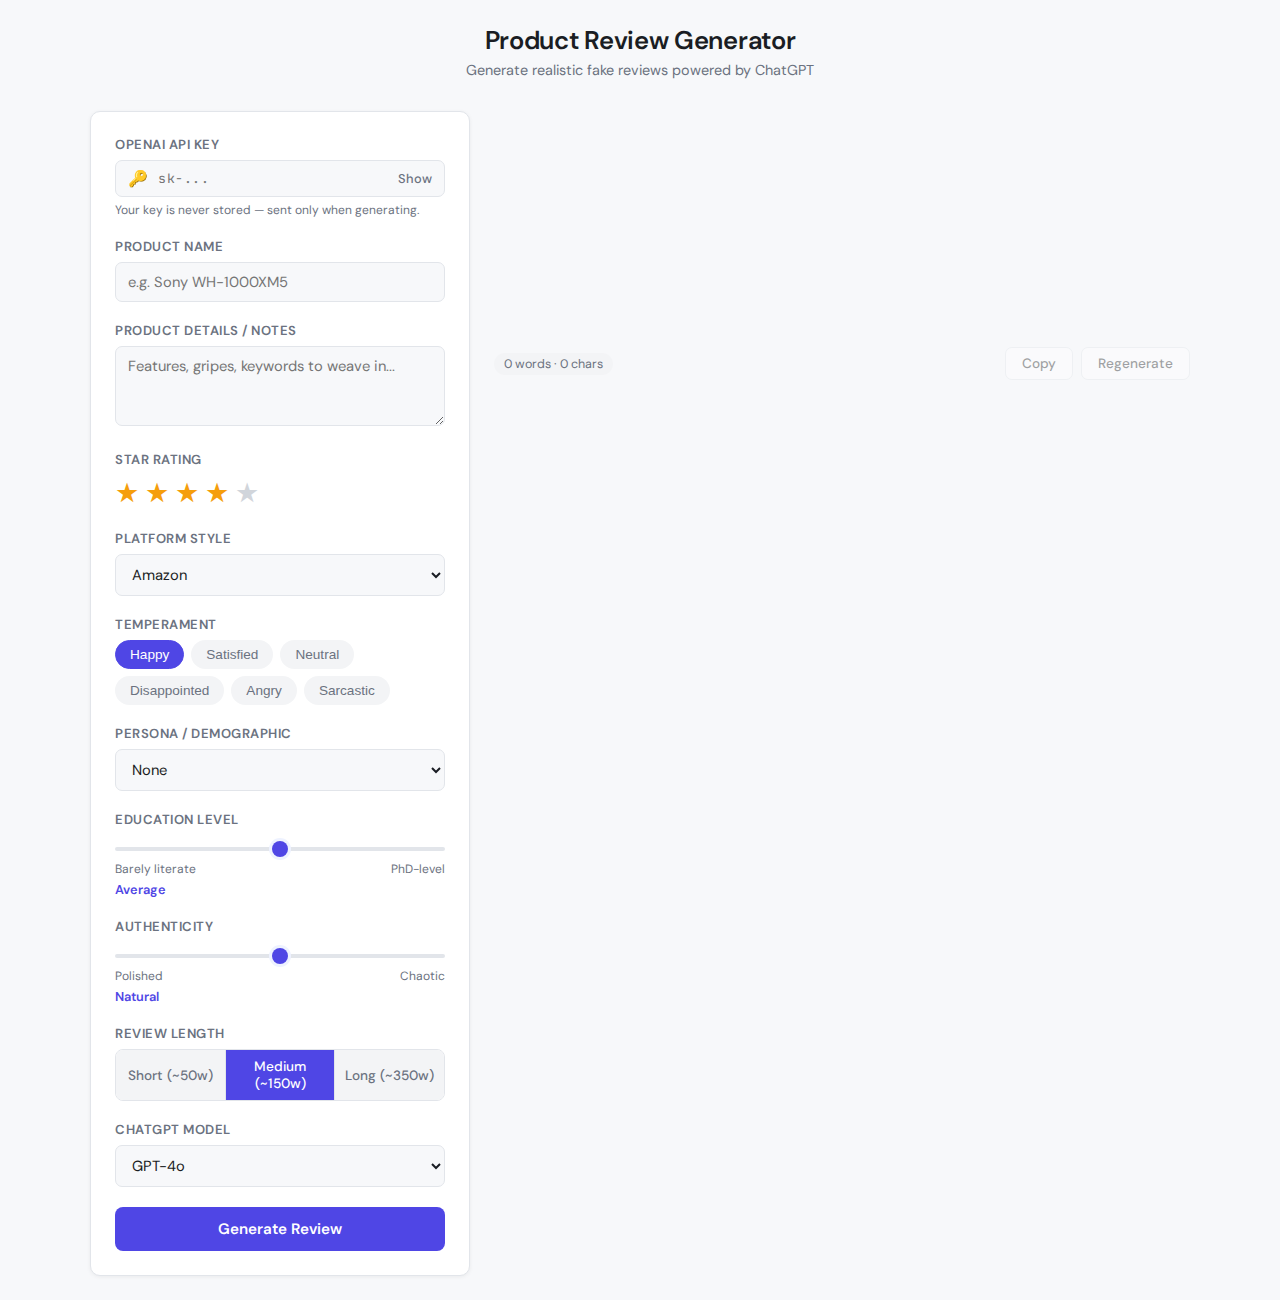
<file: product-reviewer/index.html>
<!DOCTYPE html>
<html lang="en">
<head>
<meta charset="UTF-8" />
<meta name="viewport" content="width=device-width, initial-scale=1.0" />
<title>Product Review Generator</title>
<link rel="preconnect" href="https://fonts.googleapis.com" />
<link rel="preconnect" href="https://fonts.gstatic.com" crossorigin />
<link href="https://fonts.googleapis.com/css2?family=DM+Sans:wght@400;500;600&family=JetBrains+Mono:wght@400;500&display=swap" rel="stylesheet" />
<style>
  :root {
    --bg: #f7f8fa;
    --surface: #ffffff;
    --border: #e2e5ea;
    --text: #1a1d23;
    --text-muted: #6b7280;
    --accent: #4f46e5;
    --accent-hover: #4338ca;
    --accent-light: #eef2ff;
    --star-on: #f59e0b;
    --star-off: #d1d5db;
    --pill-bg: #f3f4f6;
    --pill-active: #4f46e5;
    --pill-active-text: #ffffff;
    --toggle-bg: #f3f4f6;
    --toggle-active: #4f46e5;
    --shadow: 0 1px 4px rgba(0,0,0,.06);
    --shadow-md: 0 4px 16px rgba(0,0,0,.08);
    --radius: 10px;
  }
  @media (prefers-color-scheme: dark) {
    :root {
      --bg: #0f1117;
      --surface: #1a1d23;
      --border: #2d3140;
      --text: #e8eaf0;
      --text-muted: #8b92a5;
      --accent: #6366f1;
      --accent-hover: #818cf8;
      --accent-light: #1e1b4b;
      --star-off: #3d4155;
      --pill-bg: #2d3140;
      --toggle-bg: #2d3140;
      --shadow: 0 1px 4px rgba(0,0,0,.3);
      --shadow-md: 0 4px 16px rgba(0,0,0,.4);
    }
  }
  *, *::before, *::after { box-sizing: border-box; margin: 0; padding: 0; }
  body {
    font-family: 'DM Sans', sans-serif;
    background: var(--bg);
    color: var(--text);
    min-height: 100vh;
    padding: 24px 16px;
  }
  header {
    text-align: center;
    margin-bottom: 32px;
  }
  header h1 {
    font-size: 1.6rem;
    font-weight: 600;
    letter-spacing: -.3px;
  }
  header p {
    color: var(--text-muted);
    font-size: .9rem;
    margin-top: 4px;
  }
  .layout {
    display: grid;
    grid-template-columns: 380px 1fr;
    gap: 24px;
    max-width: 1100px;
    margin: 0 auto;
  }
  @media (max-width: 800px) {
    .layout { grid-template-columns: 1fr; }
  }
  .panel {
    background: var(--surface);
    border: 1px solid var(--border);
    border-radius: var(--radius);
    box-shadow: var(--shadow);
    padding: 24px;
  }
  .field { margin-bottom: 20px; }
  .field label {
    display: block;
    font-size: .82rem;
    font-weight: 600;
    color: var(--text-muted);
    text-transform: uppercase;
    letter-spacing: .5px;
    margin-bottom: 7px;
  }
  input[type="text"], input[type="password"], textarea, select {
    width: 100%;
    padding: 9px 12px;
    border: 1px solid var(--border);
    border-radius: 7px;
    font-family: 'DM Sans', sans-serif;
    font-size: .92rem;
    color: var(--text);
    background: var(--bg);
    outline: none;
    transition: border-color .15s;
  }
  input[type="text"]:focus, input[type="password"]:focus, textarea:focus, select:focus {
    border-color: var(--accent);
  }

  /* API key field */
  .api-key-wrap {
    position: relative;
    display: flex;
    align-items: center;
    background: var(--bg);
    border: 1px solid var(--border);
    border-radius: 7px;
    transition: border-color .15s;
  }
  .api-key-wrap:focus-within { border-color: var(--accent); }
  .api-key-icon {
    padding: 0 10px 0 12px;
    color: var(--text-muted);
    font-size: 1rem;
    flex-shrink: 0;
    pointer-events: none;
  }
  .api-key-wrap input {
    flex: 1;
    border: none;
    background: transparent;
    padding: 9px 0;
    font-family: 'JetBrains Mono', monospace;
    font-size: .82rem;
    color: var(--text);
    outline: none;
    min-width: 0;
    letter-spacing: .04em;
  }
  .api-key-toggle {
    padding: 0 12px;
    background: none;
    border: none;
    color: var(--text-muted);
    cursor: pointer;
    font-size: .8rem;
    font-family: 'DM Sans', sans-serif;
    font-weight: 500;
    flex-shrink: 0;
    transition: color .15s;
  }
  .api-key-toggle:hover { color: var(--accent); }
  .api-key-hint {
    font-size: .75rem;
    color: var(--text-muted);
    margin-top: 5px;
  }
  textarea { resize: vertical; min-height: 80px; }

  /* Stars */
  .stars { display: flex; gap: 6px; cursor: pointer; }
  .star {
    font-size: 1.7rem;
    color: var(--star-off);
    transition: color .1s, transform .1s;
    user-select: none;
  }
  .star.on { color: var(--star-on); }
  .star:hover { transform: scale(1.15); }

  /* Pills */
  .pills { display: flex; flex-wrap: wrap; gap: 7px; }
  .pill {
    padding: 6px 14px;
    border-radius: 999px;
    font-size: .85rem;
    font-weight: 500;
    background: var(--pill-bg);
    color: var(--text-muted);
    border: 1px solid transparent;
    cursor: pointer;
    transition: all .15s;
  }
  .pill:hover { border-color: var(--accent); color: var(--accent); }
  .pill.active {
    background: var(--accent);
    color: var(--pill-active-text);
    border-color: var(--accent);
  }

  /* Length toggle */
  .toggle-group {
    display: flex;
    border: 1px solid var(--border);
    border-radius: 8px;
    overflow: hidden;
  }
  .toggle-btn {
    flex: 1;
    padding: 8px;
    font-family: 'DM Sans', sans-serif;
    font-size: .85rem;
    font-weight: 500;
    background: var(--toggle-bg);
    color: var(--text-muted);
    border: none;
    cursor: pointer;
    transition: all .15s;
  }
  .toggle-btn + .toggle-btn { border-left: 1px solid var(--border); }
  .toggle-btn.active {
    background: var(--toggle-active);
    color: #fff;
  }

  /* Sliders */
  .slider-wrap { position: relative; }
  input[type="range"] {
    -webkit-appearance: none;
    width: 100%;
    height: 4px;
    border-radius: 2px;
    background: var(--border);
    outline: none;
    cursor: pointer;
  }
  input[type="range"]::-webkit-slider-thumb {
    -webkit-appearance: none;
    width: 16px;
    height: 16px;
    border-radius: 50%;
    background: var(--accent);
    box-shadow: 0 0 0 3px var(--accent-light);
  }
  .slider-labels {
    display: flex;
    justify-content: space-between;
    font-size: .75rem;
    color: var(--text-muted);
    margin-top: 5px;
  }
  .slider-live {
    font-size: .8rem;
    font-weight: 600;
    color: var(--accent);
    margin-top: 4px;
  }

  /* Generate button */
  .btn-generate {
    width: 100%;
    padding: 12px;
    background: var(--accent);
    color: #fff;
    border: none;
    border-radius: 8px;
    font-family: 'DM Sans', sans-serif;
    font-size: .95rem;
    font-weight: 600;
    cursor: pointer;
    transition: background .15s, opacity .15s;
    display: flex;
    align-items: center;
    justify-content: center;
    gap: 8px;
    margin-top: 4px;
  }
  .btn-generate:hover:not(:disabled) { background: var(--accent-hover); }
  .btn-generate:disabled { opacity: .65; cursor: not-allowed; }
  .spinner {
    width: 16px; height: 16px;
    border: 2px solid rgba(255,255,255,.4);
    border-top-color: #fff;
    border-radius: 50%;
    animation: spin .7s linear infinite;
    display: none;
  }
  @keyframes spin { to { transform: rotate(360deg); } }

  /* Output panel */
  .output-panel {
    display: flex;
    flex-direction: column;
    gap: 16px;
  }
  .output-card {
    background: var(--surface);
    border: 1px solid var(--border);
    border-radius: var(--radius);
    box-shadow: var(--shadow);
    padding: 24px;
    min-height: 220px;
    position: relative;
    opacity: 0;
    transition: opacity .3s;
  }
  .output-card.visible { opacity: 1; }
  .output-text {
    font-family: 'JetBrains Mono', monospace;
    font-size: .88rem;
    line-height: 1.75;
    color: var(--text);
    white-space: pre-wrap;
    word-break: break-word;
  }
  .cursor {
    display: inline-block;
    width: 2px;
    height: 1em;
    background: var(--accent);
    vertical-align: text-bottom;
    margin-left: 1px;
    animation: blink .8s step-end infinite;
  }
  @keyframes blink { 50% { opacity: 0; } }

  .output-meta {
    display: flex;
    align-items: center;
    justify-content: space-between;
    flex-wrap: wrap;
    gap: 8px;
  }
  .badge {
    font-size: .78rem;
    color: var(--text-muted);
    background: var(--pill-bg);
    padding: 3px 10px;
    border-radius: 999px;
  }
  .output-actions { display: flex; gap: 8px; }
  .btn-secondary {
    padding: 7px 16px;
    border: 1px solid var(--border);
    border-radius: 7px;
    font-family: 'DM Sans', sans-serif;
    font-size: .85rem;
    font-weight: 500;
    background: var(--surface);
    color: var(--text);
    cursor: pointer;
    transition: all .15s;
  }
  .btn-secondary:hover { border-color: var(--accent); color: var(--accent); }
  .btn-secondary:disabled { opacity: .4; cursor: not-allowed; }

  .placeholder-text {
    color: var(--text-muted);
    font-size: .9rem;
    position: absolute;
    top: 50%;
    left: 50%;
    transform: translate(-50%, -50%);
    text-align: center;
    pointer-events: none;
  }
</style>
</head>
<body>

<header>
  <h1>Product Review Generator</h1>
  <p>Generate realistic fake reviews powered by ChatGPT</p>
</header>

<div class="layout">

  <!-- CONTROLS -->
  <div class="panel">
    <form id="reviewForm">

      <div class="field">
        <label>OpenAI API Key</label>
        <div class="api-key-wrap">
          <span class="api-key-icon">🔑</span>
          <input type="password" id="apiKey" placeholder="sk-..." autocomplete="off" spellcheck="false" required />
          <button type="button" class="api-key-toggle" id="apiKeyToggle">Show</button>
        </div>
        <div class="api-key-hint">Your key is never stored — sent only when generating.</div>
      </div>

      <div class="field">
        <label>Product Name</label>
        <input type="text" id="product" placeholder="e.g. Sony WH-1000XM5" required />
      </div>

      <div class="field">
        <label>Product Details / Notes</label>
        <textarea id="details" placeholder="Features, gripes, keywords to weave in..."></textarea>
      </div>

      <div class="field">
        <label>Star Rating</label>
        <div class="stars" id="starsWidget" aria-label="Star rating">
          <span class="star" data-v="1">★</span>
          <span class="star" data-v="2">★</span>
          <span class="star" data-v="3">★</span>
          <span class="star" data-v="4">★</span>
          <span class="star" data-v="5">★</span>
        </div>
        <input type="hidden" id="stars" value="4" />
      </div>

      <div class="field">
        <label>Platform Style</label>
        <select id="platform">
          <option>Amazon</option>
          <option>Yelp</option>
          <option>Google Reviews</option>
          <option>Reddit</option>
          <option>App Store</option>
        </select>
      </div>

      <div class="field">
        <label>Temperament</label>
        <div class="pills" id="temperamentGroup">
          <button type="button" class="pill active" data-v="Happy">Happy</button>
          <button type="button" class="pill" data-v="Satisfied">Satisfied</button>
          <button type="button" class="pill" data-v="Neutral">Neutral</button>
          <button type="button" class="pill" data-v="Disappointed">Disappointed</button>
          <button type="button" class="pill" data-v="Angry">Angry</button>
          <button type="button" class="pill" data-v="Sarcastic">Sarcastic</button>
        </div>
        <input type="hidden" id="temperament" value="Happy" />
      </div>

      <div class="field">
        <label>Persona / Demographic</label>
        <select id="persona">
          <option value="None">None</option>
          <option>Gen Z</option>
          <option>Millennial</option>
          <option>Boomer</option>
          <option>Tech Bro</option>
          <option>Soccer Mom</option>
          <option>Academic</option>
        </select>
      </div>

      <div class="field">
        <label>Education Level</label>
        <div class="slider-wrap">
          <input type="range" id="education" min="1" max="5" value="3" />
          <div class="slider-labels"><span>Barely literate</span><span>PhD-level</span></div>
          <div class="slider-live" id="educationLabel">Average</div>
        </div>
      </div>

      <div class="field">
        <label>Authenticity</label>
        <div class="slider-wrap">
          <input type="range" id="authenticity" min="1" max="5" value="3" />
          <div class="slider-labels"><span>Polished</span><span>Chaotic</span></div>
          <div class="slider-live" id="authenticityLabel">Natural</div>
        </div>
      </div>

      <div class="field">
        <label>Review Length</label>
        <div class="toggle-group" id="lengthGroup">
          <button type="button" class="toggle-btn" data-v="short">Short (~50w)</button>
          <button type="button" class="toggle-btn active" data-v="medium">Medium (~150w)</button>
          <button type="button" class="toggle-btn" data-v="long">Long (~350w)</button>
        </div>
        <input type="hidden" id="length" value="medium" />
      </div>

      <div class="field">
        <label>ChatGPT Model</label>
        <select id="model">
          <option value="gpt-4o">GPT-4o</option>
          <option value="gpt-4o-mini">GPT-4o mini</option>
          <option value="gpt-4-turbo">GPT-4 Turbo</option>
          <option value="gpt-4">GPT-4</option>
          <option value="gpt-3.5-turbo">GPT-3.5 Turbo</option>
        </select>
      </div>

      <button type="submit" class="btn-generate" id="generateBtn">
        <div class="spinner" id="spinner"></div>
        <span id="generateLabel">Generate Review</span>
      </button>

    </form>
  </div>

  <!-- OUTPUT -->
  <div class="output-panel">
    <div class="output-card" id="outputCard">
      <div class="placeholder-text" id="placeholder">Your review will appear here...</div>
      <div class="output-text" id="outputText"></div>
    </div>
    <div class="output-meta">
      <span class="badge" id="wordCount">0 words · 0 chars</span>
      <div class="output-actions">
        <button class="btn-secondary" id="copyBtn" disabled>Copy</button>
        <button class="btn-secondary" id="regenBtn" disabled>Regenerate</button>
      </div>
    </div>
  </div>

</div>

<script>
  // ── API key toggle ───────────────────────────────────────────
  const apiKeyInput = document.getElementById('apiKey');
  const apiKeyToggle = document.getElementById('apiKeyToggle');
  apiKeyToggle.addEventListener('click', () => {
    const hidden = apiKeyInput.type === 'password';
    apiKeyInput.type = hidden ? 'text' : 'password';
    apiKeyToggle.textContent = hidden ? 'Hide' : 'Show';
  });

  // ── Star picker ──────────────────────────────────────────────
  const stars = document.querySelectorAll('.star');
  const starsInput = document.getElementById('stars');
  let currentStars = 4;

  function renderStars(n) {
    stars.forEach(s => s.classList.toggle('on', Number(s.dataset.v) <= n));
  }
  renderStars(currentStars);

  stars.forEach(s => {
    s.addEventListener('click', () => {
      currentStars = Number(s.dataset.v);
      starsInput.value = currentStars;
      renderStars(currentStars);
    });
    s.addEventListener('mouseenter', () => renderStars(Number(s.dataset.v)));
    s.addEventListener('mouseleave', () => renderStars(currentStars));
  });

  // ── Pill groups ──────────────────────────────────────────────
  function initPillGroup(groupId, hiddenId) {
    const group = document.getElementById(groupId);
    const hidden = document.getElementById(hiddenId);
    group.addEventListener('click', e => {
      const pill = e.target.closest('.pill');
      if (!pill) return;
      group.querySelectorAll('.pill').forEach(p => p.classList.remove('active'));
      pill.classList.add('active');
      hidden.value = pill.dataset.v;
    });
  }
  initPillGroup('temperamentGroup', 'temperament');

  // ── Length toggle ────────────────────────────────────────────
  const lengthBtns = document.querySelectorAll('#lengthGroup .toggle-btn');
  const lengthInput = document.getElementById('length');
  lengthBtns.forEach(btn => {
    btn.addEventListener('click', () => {
      lengthBtns.forEach(b => b.classList.remove('active'));
      btn.classList.add('active');
      lengthInput.value = btn.dataset.v;
    });
  });

  // ── Sliders ──────────────────────────────────────────────────
  const EDU_LABELS = ['', 'Barely literate', 'Below average', 'Average', 'Above average', 'PhD-level'];
  const AUTH_LABELS = ['', 'Polished', 'Mostly clean', 'Natural', 'Informal', 'Chaotic'];

  const educationSlider = document.getElementById('education');
  const educationLabel = document.getElementById('educationLabel');
  educationSlider.addEventListener('input', () => {
    educationLabel.textContent = EDU_LABELS[educationSlider.value];
  });
  educationLabel.textContent = EDU_LABELS[educationSlider.value];

  const authenticitySlider = document.getElementById('authenticity');
  const authenticityLabel = document.getElementById('authenticityLabel');
  authenticitySlider.addEventListener('input', () => {
    authenticityLabel.textContent = AUTH_LABELS[authenticitySlider.value];
  });
  authenticityLabel.textContent = AUTH_LABELS[authenticitySlider.value];

  // ── Output helpers ───────────────────────────────────────────
  const outputCard = document.getElementById('outputCard');
  const outputText = document.getElementById('outputText');
  const placeholder = document.getElementById('placeholder');
  const wordCountBadge = document.getElementById('wordCount');
  const copyBtn = document.getElementById('copyBtn');
  const regenBtn = document.getElementById('regenBtn');
  const generateBtn = document.getElementById('generateBtn');
  const spinner = document.getElementById('spinner');
  const generateLabel = document.getElementById('generateLabel');

  let cursor = null;
  let fullText = '';

  function updateWordCount(text) {
    const words = text.trim() ? text.trim().split(/\s+/).length : 0;
    wordCountBadge.textContent = `${words} word${words !== 1 ? 's' : ''} · ${text.length} chars`;
  }

  function addCursor() {
    if (cursor) return;
    cursor = document.createElement('span');
    cursor.className = 'cursor';
    outputText.appendChild(cursor);
  }

  function removeCursor() {
    if (cursor) { cursor.remove(); cursor = null; }
  }

  function setGenerating(on) {
    generateBtn.disabled = on;
    spinner.style.display = on ? 'block' : 'none';
    generateLabel.textContent = on ? 'Generating…' : 'Generate Review';
    regenBtn.disabled = on;
  }

  // ── Core generate ────────────────────────────────────────────
  async function generate() {
    const apiKey = apiKeyInput.value.trim();
    if (!apiKey) {
      apiKeyInput.focus();
      return;
    }

    const product = document.getElementById('product').value.trim();
    if (!product) {
      document.getElementById('product').focus();
      return;
    }

    const education = Number(educationSlider.value);
    const authenticity = Number(authenticitySlider.value);
    const EDU_MAP = {
      1: { label: "barely literate", instruction: "short sentences, simple vocabulary, may misspell common words" },
      2: { label: "below average", instruction: "casual, occasional grammatical errors" },
      3: { label: "average", instruction: "everyday vocabulary, natural flow" },
      4: { label: "above average", instruction: "varied vocabulary, well-structured paragraphs" },
      5: { label: "PhD-level", instruction: "sophisticated vocabulary, complex sentence structure, may reference technical specs" },
    };
    const AUTH_MAP = {
      1: "Write in polished, correct prose",
      2: "Mostly clean, minor informal phrasing",
      3: "Natural voice — occasional contractions, casual punctuation",
      4: "Informal — some typos, run-on sentences, missing commas",
      5: "Chaotic — deliberate typos, no caps, stream-of-consciousness, emoji ok",
    };
    const LENGTH_WORDS = { short: 50, medium: 150, long: 350 };

    const edu = EDU_MAP[education] || EDU_MAP[3];
    const authInstruction = AUTH_MAP[authenticity] || AUTH_MAP[3];
    const lengthWords = LENGTH_WORDS[lengthInput.value] || 150;
    const temperature = 0.9 - ((education - 1) / 4) * 0.4;
    const platform = document.getElementById('platform').value;
    const temperament = document.getElementById('temperament').value;
    const persona = document.getElementById('persona').value;
    const personaText = persona === "None" ? "a regular person" : `a ${persona}`;
    const stars = starsInput.value;
    const details = document.getElementById('details').value.trim();
    const model = document.getElementById('model').value;

    const systemPrompt = `You are ${personaText} writing a ${platform}-style product review.
Tone: ${temperament}.
Education level: ${edu.label} — ${edu.instruction}.
Authenticity: ${authInstruction}.
Length: approximately ${lengthWords} words.
Rating: ${stars} out of 5 stars.
Write ONLY the review text. No preamble, no quotation marks around the whole review.`;

    const userPrompt = `Product: ${product}\nDetails to work in: ${details || "None provided"}`;

    fullText = '';
    outputText.textContent = '';
    placeholder.style.display = 'none';
    outputCard.classList.add('visible');
    copyBtn.disabled = true;
    setGenerating(true);
    addCursor();

    try {
      const res = await fetch('https://api.openai.com/v1/chat/completions', {
        method: 'POST',
        headers: {
          'Content-Type': 'application/json',
          'Authorization': `Bearer ${apiKey}`,
        },
        body: JSON.stringify({
          model,
          stream: true,
          temperature,
          messages: [
            { role: 'system', content: systemPrompt },
            { role: 'user', content: userPrompt },
          ],
        }),
      });

      if (!res.ok) {
        const err = await res.json().catch(() => ({}));
        throw new Error(err?.error?.message || `API error ${res.status}`);
      }

      const reader = res.body.getReader();
      const decoder = new TextDecoder();
      let buf = '';

      while (true) {
        const { done, value } = await reader.read();
        if (done) break;
        buf += decoder.decode(value, { stream: true });

        const lines = buf.split('\n');
        buf = lines.pop();

        for (const line of lines) {
          if (!line.startsWith('data:')) continue;
          const raw = line.slice(5).trim();
          if (raw === '[DONE]') break;
          try {
            const token = JSON.parse(raw)?.choices?.[0]?.delta?.content;
            if (token) {
              fullText += token;
              removeCursor();
              outputText.textContent = fullText;
              addCursor();
              updateWordCount(fullText);
            }
          } catch {}
        }
      }
    } catch (err) {
      outputText.textContent = 'Error: ' + err.message;
    } finally {
      removeCursor();
      updateWordCount(fullText);
      setGenerating(false);
      copyBtn.disabled = false;
      regenBtn.disabled = false;
    }
  }

  // ── Events ───────────────────────────────────────────────────
  document.getElementById('reviewForm').addEventListener('submit', e => {
    e.preventDefault();
    generate();
  });

  regenBtn.addEventListener('click', generate);

  copyBtn.addEventListener('click', () => {
    if (!fullText) return;
    navigator.clipboard.writeText(fullText).then(() => {
      const orig = copyBtn.textContent;
      copyBtn.textContent = 'Copied!';
      setTimeout(() => { copyBtn.textContent = orig; }, 1500);
    });
  });
</script>

</body>
</html>
</file>
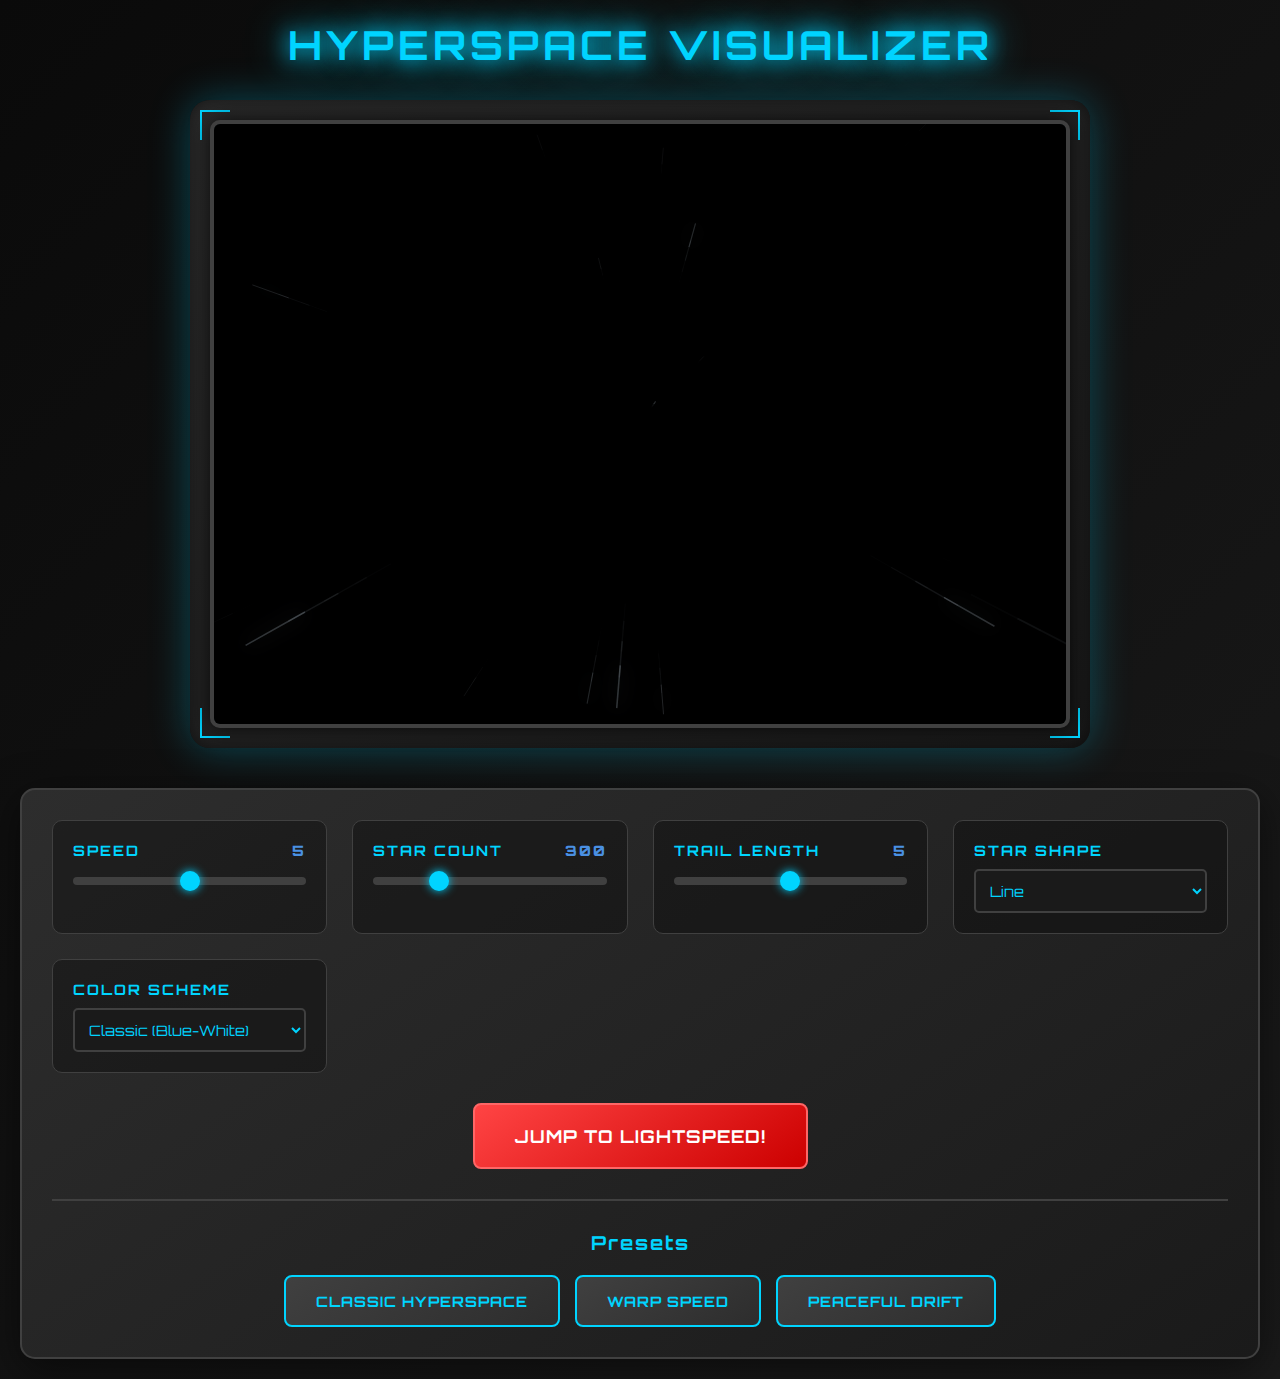
<file: proj2/index.html>
<!DOCTYPE html>
<html lang="en">
<head>
    <meta charset="UTF-8">
    <meta name="viewport" content="width=device-width, initial-scale=1.0">
    <title>Hyperspace Visualizer</title>
    <link href="https://fonts.googleapis.com/css2?family=Orbitron:wght@400;700;900&display=swap" rel="stylesheet">
    <style>
        * {
            margin: 0;
            padding: 0;
            box-sizing: border-box;
        }

        body {
            font-family: 'Orbitron', sans-serif;
            background: linear-gradient(135deg, #0a0a0a 0%, #1a1a1a 100%);
            color: #00d4ff;
            min-height: 100vh;
            display: flex;
            flex-direction: column;
            align-items: center;
            justify-content: center;
            padding: 20px;
            overflow-x: hidden;
        }

        .container {
            max-width: 1400px;
            width: 100%;
        }

        h1 {
            text-align: center;
            font-size: 2.5em;
            margin-bottom: 30px;
            text-transform: uppercase;
            letter-spacing: 4px;
            text-shadow: 0 0 20px #00d4ff, 0 0 40px #00d4ff;
        }

        .viewport-container {
            position: relative;
            margin: 0 auto 40px;
            max-width: 900px;
            padding: 20px;
            background: linear-gradient(145deg, #2d2d2d, #1a1a1a);
            border-radius: 20px;
            box-shadow:
                0 0 40px rgba(0, 212, 255, 0.3),
                inset 0 0 20px rgba(0, 0, 0, 0.5);
        }

        .viewport-frame {
            position: relative;
            border: 4px solid #404040;
            border-radius: 10px;
            overflow: hidden;
            box-shadow:
                inset 0 0 30px rgba(0, 212, 255, 0.2),
                0 0 20px rgba(0, 0, 0, 0.8);
        }

        #hyperspace-canvas {
            display: block;
            width: 100%;
            height: 600px;
            background: #000000;
        }

        .corner-detail {
            position: absolute;
            width: 30px;
            height: 30px;
            border: 2px solid #00d4ff;
        }

        .corner-detail.top-left {
            top: 10px;
            left: 10px;
            border-right: none;
            border-bottom: none;
        }

        .corner-detail.top-right {
            top: 10px;
            right: 10px;
            border-left: none;
            border-bottom: none;
        }

        .corner-detail.bottom-left {
            bottom: 10px;
            left: 10px;
            border-right: none;
            border-top: none;
        }

        .corner-detail.bottom-right {
            bottom: 10px;
            right: 10px;
            border-left: none;
            border-top: none;
        }

        .control-panel {
            background: linear-gradient(145deg, #2d2d2d, #1a1a1a);
            padding: 30px;
            border-radius: 15px;
            box-shadow: 0 10px 40px rgba(0, 0, 0, 0.5);
            border: 2px solid #404040;
        }

        .control-grid {
            display: grid;
            grid-template-columns: repeat(auto-fit, minmax(250px, 1fr));
            gap: 25px;
            margin-bottom: 30px;
        }

        .control-group {
            background: rgba(0, 0, 0, 0.3);
            padding: 20px;
            border-radius: 10px;
            border: 1px solid #404040;
        }

        .control-group label {
            display: block;
            margin-bottom: 10px;
            font-weight: 700;
            font-size: 0.9em;
            text-transform: uppercase;
            letter-spacing: 2px;
        }

        .control-group .value-display {
            float: right;
            color: #4a90e2;
            font-weight: 900;
        }

        input[type="range"] {
            width: 100%;
            height: 8px;
            border-radius: 5px;
            background: #404040;
            outline: none;
            -webkit-appearance: none;
        }

        input[type="range"]::-webkit-slider-thumb {
            -webkit-appearance: none;
            appearance: none;
            width: 20px;
            height: 20px;
            border-radius: 50%;
            background: #00d4ff;
            cursor: pointer;
            box-shadow: 0 0 10px #00d4ff;
        }

        input[type="range"]::-moz-range-thumb {
            width: 20px;
            height: 20px;
            border-radius: 50%;
            background: #00d4ff;
            cursor: pointer;
            box-shadow: 0 0 10px #00d4ff;
            border: none;
        }

        select {
            width: 100%;
            padding: 10px;
            background: #1a1a1a;
            color: #00d4ff;
            border: 2px solid #404040;
            border-radius: 5px;
            font-family: 'Orbitron', sans-serif;
            font-size: 0.9em;
            cursor: pointer;
        }

        select:focus {
            outline: none;
            border-color: #00d4ff;
            box-shadow: 0 0 10px rgba(0, 212, 255, 0.3);
        }

        .button-group {
            display: flex;
            gap: 15px;
            flex-wrap: wrap;
            justify-content: center;
            margin-top: 20px;
        }

        button {
            padding: 15px 30px;
            background: linear-gradient(145deg, #404040, #2d2d2d);
            color: #00d4ff;
            border: 2px solid #00d4ff;
            border-radius: 8px;
            font-family: 'Orbitron', sans-serif;
            font-size: 0.9em;
            font-weight: 700;
            text-transform: uppercase;
            cursor: pointer;
            transition: all 0.3s ease;
            letter-spacing: 1px;
        }

        button:hover {
            background: linear-gradient(145deg, #00d4ff, #4a90e2);
            color: #000;
            box-shadow: 0 0 20px rgba(0, 212, 255, 0.6);
            transform: translateY(-2px);
        }

        button:active {
            transform: translateY(0);
        }

        button.jump-button {
            background: linear-gradient(145deg, #ff4444, #cc0000);
            border-color: #ff6666;
            color: #fff;
            font-size: 1.1em;
            padding: 20px 40px;
        }

        button.jump-button:hover {
            background: linear-gradient(145deg, #ff6666, #ff4444);
            box-shadow: 0 0 30px rgba(255, 68, 68, 0.8);
        }

        .preset-section {
            margin-top: 30px;
            padding-top: 30px;
            border-top: 2px solid #404040;
        }

        .preset-section h3 {
            text-align: center;
            margin-bottom: 20px;
            font-size: 1.2em;
            letter-spacing: 2px;
        }

        @media (max-width: 768px) {
            h1 {
                font-size: 1.8em;
            }

            #hyperspace-canvas {
                height: 400px;
            }

            .control-grid {
                grid-template-columns: 1fr;
            }

            button {
                padding: 12px 20px;
                font-size: 0.8em;
            }
        }
    </style>
</head>
<body>
    <div class="container">
        <h1>Hyperspace Visualizer</h1>

        <div class="viewport-container">
            <div class="corner-detail top-left"></div>
            <div class="corner-detail top-right"></div>
            <div class="corner-detail bottom-left"></div>
            <div class="corner-detail bottom-right"></div>

            <div class="viewport-frame">
                <canvas id="hyperspace-canvas"></canvas>
            </div>
        </div>

        <div class="control-panel">
            <div class="control-grid">
                <div class="control-group">
                    <label>
                        Speed
                        <span class="value-display" id="speed-value">5</span>
                    </label>
                    <input type="range" id="speed-slider" min="0" max="10" value="5" step="0.1">
                </div>

                <div class="control-group">
                    <label>
                        Star Count
                        <span class="value-display" id="count-value">300</span>
                    </label>
                    <input type="range" id="count-slider" min="50" max="1000" value="300" step="10">
                </div>

                <div class="control-group">
                    <label>
                        Trail Length
                        <span class="value-display" id="trail-value">5</span>
                    </label>
                    <input type="range" id="trail-slider" min="0" max="10" value="5" step="0.5">
                </div>

                <div class="control-group">
                    <label>Star Shape</label>
                    <select id="shape-select">
                        <option value="circle">Circle</option>
                        <option value="point">Point</option>
                        <option value="line" selected>Line</option>
                        <option value="plus">Plus</option>
                    </select>
                </div>

                <div class="control-group">
                    <label>Color Scheme</label>
                    <select id="color-select">
                        <option value="classic" selected>Classic (Blue-White)</option>
                        <option value="red">Red Alert</option>
                        <option value="rainbow">Rainbow</option>
                        <option value="green">Green</option>
                        <option value="purple">Purple</option>
                    </select>
                </div>
            </div>

            <div class="button-group">
                <button class="jump-button" id="jump-btn">Jump to Lightspeed!</button>
            </div>

            <div class="preset-section">
                <h3>Presets</h3>
                <div class="button-group">
                    <button id="preset-classic">Classic Hyperspace</button>
                    <button id="preset-warp">Warp Speed</button>
                    <button id="preset-drift">Peaceful Drift</button>
                </div>
            </div>
        </div>
    </div>

    <script>
        // Canvas setup
        const canvas = document.getElementById('hyperspace-canvas');
        const ctx = canvas.getContext('2d');

        // Set canvas size
        function resizeCanvas() {
            const rect = canvas.getBoundingClientRect();
            canvas.width = rect.width;
            canvas.height = rect.height;
        }
        resizeCanvas();
        window.addEventListener('resize', resizeCanvas);

        // Configuration
        const config = {
            speed: 5,
            starCount: 300,
            trailLength: 5,
            shape: 'line',
            colorScheme: 'classic'
        };

        // Star class
        class Star {
            constructor() {
                this.reset();
            }

            reset() {
                this.x = Math.random() * canvas.width;
                this.y = Math.random() * canvas.height;
                this.z = Math.random() * canvas.width;
                this.prevX = this.x;
                this.prevY = this.y;
            }

            update() {
                this.prevX = this.x;
                this.prevY = this.y;

                this.z -= config.speed;

                if (this.z <= 0) {
                    this.reset();
                    this.z = canvas.width;
                }

                const centerX = canvas.width / 2;
                const centerY = canvas.height / 2;

                this.x = (this.x - centerX) * (canvas.width / this.z) + centerX;
                this.y = (this.y - centerY) * (canvas.width / this.z) + centerY;
            }

            draw() {
                const size = (1 - this.z / canvas.width) * 15;
                const alpha = Math.min((1 - this.z / canvas.width) * 2, 1);

                ctx.strokeStyle = this.getColor(alpha);
                ctx.fillStyle = this.getColor(alpha);
                ctx.lineWidth = size;
                ctx.shadowBlur = 20;
                ctx.shadowColor = this.getColor(1);

                switch(config.shape) {
                    case 'circle':
                        ctx.beginPath();
                        ctx.arc(this.x, this.y, size, 0, Math.PI * 2);
                        ctx.fill();
                        break;

                    case 'point':
                        ctx.beginPath();
                        ctx.moveTo(this.x, this.y - size * 2);
                        ctx.lineTo(this.x - size, this.y + size);
                        ctx.lineTo(this.x + size, this.y + size);
                        ctx.closePath();
                        ctx.fill();
                        break;

                    case 'line':
                        const trailFactor = config.trailLength / 10;
                        const dx = (this.x - this.prevX) * trailFactor;
                        const dy = (this.y - this.prevY) * trailFactor;

                        ctx.beginPath();
                        ctx.moveTo(this.prevX, this.prevY);
                        ctx.lineTo(this.x + dx, this.y + dy);
                        ctx.stroke();
                        break;

                    case 'plus':
                        ctx.beginPath();
                        ctx.moveTo(this.x - size * 2, this.y);
                        ctx.lineTo(this.x + size * 2, this.y);
                        ctx.moveTo(this.x, this.y - size * 2);
                        ctx.lineTo(this.x, this.y + size * 2);
                        ctx.stroke();
                        break;
                }

                // Reset shadow
                ctx.shadowBlur = 0;
            }

            getColor(alpha) {
                let color;
                switch(config.colorScheme) {
                    case 'classic':
                        color = `rgba(224, 240, 255, ${alpha})`;
                        break;
                    case 'red':
                        color = `rgba(255, 100, 100, ${alpha})`;
                        break;
                    case 'rainbow':
                        const hue = (this.x + this.y) % 360;
                        color = `hsla(${hue}, 100%, 70%, ${alpha})`;
                        break;
                    case 'green':
                        color = `rgba(100, 255, 150, ${alpha})`;
                        break;
                    case 'purple':
                        color = `rgba(200, 100, 255, ${alpha})`;
                        break;
                    default:
                        color = `rgba(255, 255, 255, ${alpha})`;
                }
                return color;
            }
        }

        // Event system
        class SpaceEvent {
            constructor(type) {
                this.type = type;
                this.active = true;
                this.timer = 0;
                this.duration = 3000 + Math.random() * 2000; // 3-5 seconds
                this.init();
            }

            init() {
                switch(this.type) {
                    case 'asteroid':
                        this.objects = [];
                        const asteroidCount = 3 + Math.floor(Math.random() * 3);
                        for(let i = 0; i < asteroidCount; i++) {
                            this.objects.push({
                                x: Math.random() * canvas.width,
                                y: -50 - Math.random() * 200,
                                size: 20 + Math.random() * 40,
                                speed: 1 + Math.random() * 2,
                                rotation: Math.random() * Math.PI * 2
                            });
                        }
                        break;

                    case 'comet':
                        this.comet = {
                            x: Math.random() > 0.5 ? -100 : canvas.width + 100,
                            y: Math.random() * canvas.height,
                            vx: (Math.random() > 0.5 ? 1 : -1) * (3 + Math.random() * 4),
                            vy: (Math.random() - 0.5) * 2,
                            size: 15
                        };
                        break;

                    case 'nebula':
                        this.nebula = {
                            x: Math.random() * canvas.width,
                            y: -200,
                            size: 150 + Math.random() * 200,
                            speed: 0.5 + Math.random(),
                            hue: Math.random() * 360
                        };
                        break;

                    case 'ship':
                        this.ship = {
                            x: Math.random() > 0.5 ? -100 : canvas.width + 100,
                            y: Math.random() * canvas.height,
                            vx: (Math.random() > 0.5 ? 1 : -1) * (5 + Math.random() * 5),
                            size: 40 + Math.random() * 30
                        };
                        break;
                }
            }

            update(deltaTime) {
                this.timer += deltaTime;
                if(this.timer >= this.duration) {
                    this.active = false;
                    return;
                }

                const speedMultiplier = 1 + config.speed / 10;

                switch(this.type) {
                    case 'asteroid':
                        this.objects.forEach(obj => {
                            obj.y += obj.speed * speedMultiplier;
                            obj.rotation += 0.02;
                        });
                        break;

                    case 'comet':
                        this.comet.x += this.comet.vx * speedMultiplier;
                        this.comet.y += this.comet.vy;
                        break;

                    case 'nebula':
                        this.nebula.y += this.nebula.speed * speedMultiplier;
                        break;

                    case 'ship':
                        this.ship.x += this.ship.vx * speedMultiplier;
                        break;
                }
            }

            draw() {
                const progress = this.timer / this.duration;
                const fadeIn = Math.min(progress * 3, 1);
                const fadeOut = Math.min((1 - progress) * 3, 1);
                const alpha = Math.min(fadeIn, fadeOut);

                ctx.globalAlpha = alpha;

                switch(this.type) {
                    case 'asteroid':
                        this.objects.forEach(obj => {
                            ctx.save();
                            ctx.translate(obj.x, obj.y);
                            ctx.rotate(obj.rotation);
                            ctx.fillStyle = '#666';
                            ctx.strokeStyle = '#888';
                            ctx.lineWidth = 2;

                            ctx.beginPath();
                            for(let i = 0; i < 8; i++) {
                                const angle = (i / 8) * Math.PI * 2;
                                const radius = obj.size * (0.8 + Math.random() * 0.4);
                                const x = Math.cos(angle) * radius;
                                const y = Math.sin(angle) * radius;
                                if(i === 0) ctx.moveTo(x, y);
                                else ctx.lineTo(x, y);
                            }
                            ctx.closePath();
                            ctx.fill();
                            ctx.stroke();
                            ctx.restore();
                        });
                        break;

                    case 'comet':
                        // Comet tail
                        const gradient = ctx.createLinearGradient(
                            this.comet.x, this.comet.y,
                            this.comet.x - this.comet.vx * 30, this.comet.y - this.comet.vy * 30
                        );
                        gradient.addColorStop(0, 'rgba(255, 255, 255, 0.8)');
                        gradient.addColorStop(0.3, 'rgba(100, 200, 255, 0.4)');
                        gradient.addColorStop(1, 'rgba(100, 200, 255, 0)');

                        ctx.fillStyle = gradient;
                        ctx.beginPath();
                        ctx.moveTo(this.comet.x, this.comet.y);
                        ctx.lineTo(this.comet.x - this.comet.vx * 30, this.comet.y - this.comet.vy * 30 + 10);
                        ctx.lineTo(this.comet.x - this.comet.vx * 30, this.comet.y - this.comet.vy * 30 - 10);
                        ctx.closePath();
                        ctx.fill();

                        // Comet head
                        ctx.fillStyle = '#fff';
                        ctx.beginPath();
                        ctx.arc(this.comet.x, this.comet.y, this.comet.size, 0, Math.PI * 2);
                        ctx.fill();

                        // Glow
                        const glow = ctx.createRadialGradient(
                            this.comet.x, this.comet.y, 0,
                            this.comet.x, this.comet.y, this.comet.size * 2
                        );
                        glow.addColorStop(0, 'rgba(255, 255, 255, 0.5)');
                        glow.addColorStop(1, 'rgba(100, 200, 255, 0)');
                        ctx.fillStyle = glow;
                        ctx.beginPath();
                        ctx.arc(this.comet.x, this.comet.y, this.comet.size * 2, 0, Math.PI * 2);
                        ctx.fill();
                        break;

                    case 'nebula':
                        const nebulaGradient = ctx.createRadialGradient(
                            this.nebula.x, this.nebula.y, 0,
                            this.nebula.x, this.nebula.y, this.nebula.size
                        );
                        nebulaGradient.addColorStop(0, `hsla(${this.nebula.hue}, 80%, 60%, 0.3)`);
                        nebulaGradient.addColorStop(0.5, `hsla(${this.nebula.hue + 30}, 70%, 50%, 0.15)`);
                        nebulaGradient.addColorStop(1, `hsla(${this.nebula.hue}, 60%, 40%, 0)`);

                        ctx.fillStyle = nebulaGradient;
                        ctx.beginPath();
                        ctx.arc(this.nebula.x, this.nebula.y, this.nebula.size, 0, Math.PI * 2);
                        ctx.fill();
                        break;

                    case 'ship':
                        ctx.fillStyle = '#444';
                        ctx.strokeStyle = '#888';
                        ctx.lineWidth = 2;

                        const direction = this.ship.vx > 0 ? 1 : -1;
                        ctx.save();
                        ctx.translate(this.ship.x, this.ship.y);

                        // Simple ship silhouette
                        ctx.beginPath();
                        ctx.moveTo(this.ship.size * direction, 0);
                        ctx.lineTo(-this.ship.size * 0.5 * direction, -this.ship.size * 0.3);
                        ctx.lineTo(-this.ship.size * 0.8 * direction, -this.ship.size * 0.5);
                        ctx.lineTo(-this.ship.size * 0.8 * direction, this.ship.size * 0.5);
                        ctx.lineTo(-this.ship.size * 0.5 * direction, this.ship.size * 0.3);
                        ctx.closePath();
                        ctx.fill();
                        ctx.stroke();

                        // Engine glow
                        ctx.fillStyle = 'rgba(100, 200, 255, 0.8)';
                        ctx.beginPath();
                        ctx.arc(-this.ship.size * 0.7 * direction, 0, this.ship.size * 0.15, 0, Math.PI * 2);
                        ctx.fill();

                        ctx.restore();
                        break;
                }

                ctx.globalAlpha = 1;
            }
        }

        // Initialize stars
        let stars = [];
        function updateStarCount() {
            const diff = config.starCount - stars.length;
            if(diff > 0) {
                for(let i = 0; i < diff; i++) {
                    stars.push(new Star());
                }
            } else if(diff < 0) {
                stars = stars.slice(0, config.starCount);
            }
        }
        updateStarCount();

        // Events array
        let events = [];
        let lastEventTime = Date.now();
        const eventTypes = ['asteroid', 'comet', 'nebula', 'ship'];

        function trySpawnEvent() {
            const now = Date.now();
            const timeSinceLastEvent = now - lastEventTime;
            const minInterval = 10000; // 10 seconds
            const maxInterval = 30000; // 30 seconds

            if(timeSinceLastEvent > minInterval && Math.random() < 0.02) {
                const eventType = eventTypes[Math.floor(Math.random() * eventTypes.length)];
                events.push(new SpaceEvent(eventType));
                lastEventTime = now;
            }
        }

        // Animation loop
        let lastTime = Date.now();
        let isJumping = false;
        let jumpProgress = 0;
        let originalSpeed = config.speed;

        function animate() {
            requestAnimationFrame(animate);

            const now = Date.now();
            const deltaTime = now - lastTime;
            lastTime = now;

            // Handle jump animation
            if(isJumping) {
                jumpProgress += deltaTime / 2000; // 2 second animation

                if(jumpProgress < 0.5) {
                    // Acceleration phase
                    config.speed = originalSpeed + (20 - originalSpeed) * (jumpProgress * 2);
                } else if(jumpProgress < 1) {
                    // Deceleration phase
                    config.speed = 20 - (20 - originalSpeed) * ((jumpProgress - 0.5) * 2);
                } else {
                    // End jump
                    config.speed = originalSpeed;
                    isJumping = false;
                    jumpProgress = 0;
                }
            }

            // Clear canvas with trail effect
            ctx.fillStyle = `rgba(0, 0, 0, ${0.8 - (config.trailLength / 20)})`;
            ctx.fillRect(0, 0, canvas.width, canvas.height);

            // Update and draw stars
            stars.forEach(star => {
                star.update();
                star.draw();
            });

            // Try to spawn new event
            trySpawnEvent();

            // Update and draw events
            events = events.filter(event => event.active);
            events.forEach(event => {
                event.update(deltaTime);
                event.draw();
            });
        }

        // Control handlers
        document.getElementById('speed-slider').addEventListener('input', (e) => {
            config.speed = parseFloat(e.target.value);
            originalSpeed = config.speed;
            document.getElementById('speed-value').textContent = config.speed.toFixed(1);
        });

        document.getElementById('count-slider').addEventListener('input', (e) => {
            config.starCount = parseInt(e.target.value);
            document.getElementById('count-value').textContent = config.starCount;
            updateStarCount();
        });

        document.getElementById('trail-slider').addEventListener('input', (e) => {
            config.trailLength = parseFloat(e.target.value);
            document.getElementById('trail-value').textContent = config.trailLength.toFixed(1);
        });

        document.getElementById('shape-select').addEventListener('change', (e) => {
            config.shape = e.target.value;
        });

        document.getElementById('color-select').addEventListener('change', (e) => {
            config.colorScheme = e.target.value;
        });

        // Jump to lightspeed button
        document.getElementById('jump-btn').addEventListener('click', () => {
            if(!isJumping) {
                isJumping = true;
                jumpProgress = 0;
                originalSpeed = config.speed;
            }
        });

        // Preset buttons
        document.getElementById('preset-classic').addEventListener('click', () => {
            config.speed = 5;
            config.starCount = 300;
            config.trailLength = 5;
            config.shape = 'line';
            config.colorScheme = 'classic';
            updateControls();
            updateStarCount();
        });

        document.getElementById('preset-warp').addEventListener('click', () => {
            config.speed = 10;
            config.starCount = 800;
            config.trailLength = 9;
            config.shape = 'line';
            config.colorScheme = 'classic';
            updateControls();
            updateStarCount();
        });

        document.getElementById('preset-drift').addEventListener('click', () => {
            config.speed = 1;
            config.starCount = 100;
            config.trailLength = 2;
            config.shape = 'circle';
            config.colorScheme = 'classic';
            updateControls();
            updateStarCount();
        });

        function updateControls() {
            document.getElementById('speed-slider').value = config.speed;
            document.getElementById('speed-value').textContent = config.speed.toFixed(1);
            document.getElementById('count-slider').value = config.starCount;
            document.getElementById('count-value').textContent = config.starCount;
            document.getElementById('trail-slider').value = config.trailLength;
            document.getElementById('trail-value').textContent = config.trailLength.toFixed(1);
            document.getElementById('shape-select').value = config.shape;
            document.getElementById('color-select').value = config.colorScheme;
            originalSpeed = config.speed;
        }

        // Start animation
        animate();
    </script>
</body>
</html>
</file>
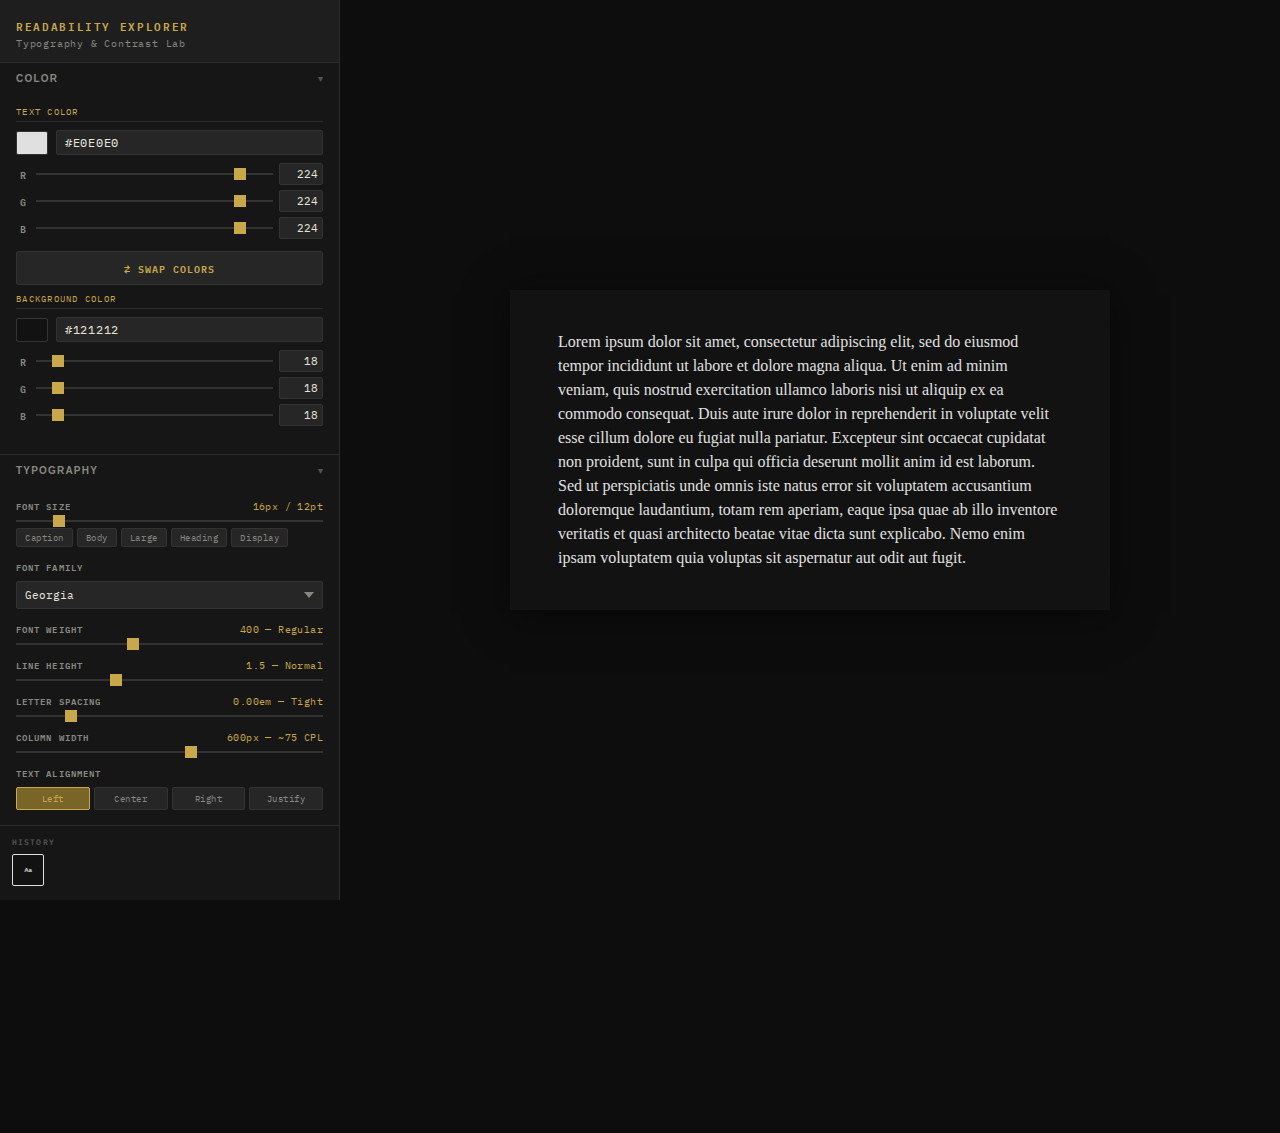
<file: readability-explorer/index.html>
<!DOCTYPE html>
<html lang="en">
<head>
  <meta charset="UTF-8">
  <meta name="viewport" content="width=device-width, initial-scale=1.0">
  <title>Readability Explorer — Typography & Contrast Lab</title>
  <link rel="preconnect" href="https://fonts.googleapis.com">
  <link rel="preconnect" href="https://fonts.gstatic.com" crossorigin>
  <link href="https://fonts.googleapis.com/css2?family=IBM+Plex+Mono:wght@400;500;600&family=Playfair+Display:ital,wght@0,400;0,700;1,400&family=Lora:ital,wght@0,400;0,700;1,400&family=Merriweather:ital,wght@0,400;0,700;1,400&family=Source+Sans+Pro:wght@300;400;600&family=Nunito:wght@300;400;700&family=DM+Sans:wght@300;400;700&family=Fira+Code:wght@400;500&display=swap" rel="stylesheet">
  <link rel="stylesheet" href="style.css">
</head>
<body>

  <!-- SVG Filters for Color Vision Deficiency Simulation -->
  <svg id="svg-filters" xmlns="http://www.w3.org/2000/svg" style="position:absolute;width:0;height:0;overflow:hidden;">
    <defs>
      <filter id="filter-protanopia" color-interpolation-filters="linearRGB">
        <feColorMatrix type="matrix" values="
          0.56667  0.43333  0       0  0
          0.55833  0.44167  0       0  0
          0        0.24167  0.75833 0  0
          0        0        0       1  0"/>
      </filter>
      <filter id="filter-deuteranopia" color-interpolation-filters="linearRGB">
        <feColorMatrix type="matrix" values="
          0.625  0.375  0      0  0
          0.7    0.3    0      0  0
          0      0.3    0.7    0  0
          0      0      0      1  0"/>
      </filter>
      <filter id="filter-tritanopia" color-interpolation-filters="linearRGB">
        <feColorMatrix type="matrix" values="
          0.95   0.05   0       0  0
          0      0.43333 0.56667 0  0
          0      0.475  0.525   0  0
          0      0      0       1  0"/>
      </filter>
    </defs>
  </svg>

  <!-- Environmental Simulation Overlay -->
  <div id="env-overlay" class="env-overlay" aria-hidden="true"></div>

  <!-- Glaucoma Tunnel Vision Overlay -->
  <div id="glaucoma-overlay" class="glaucoma-overlay hidden" aria-hidden="true"></div>

  <div class="app-layout">

    <!-- ═══════════════════════════════════════ LEFT PANEL ═══════════════════════════════════════ -->
    <aside class="control-panel" id="control-panel" aria-label="Control panel">
      <div class="panel-header">
        <div class="panel-title">READABILITY EXPLORER</div>
        <div class="panel-subtitle">Typography &amp; Contrast Lab</div>
      </div>

      <!-- ──────────── COLOR CONTROLS ──────────── -->
      <section class="control-section">
        <button class="section-header" aria-expanded="true" aria-controls="section-color-body" data-toggle="section-color-body">
          <span class="section-title">COLOR</span>
          <span class="section-arrow" aria-hidden="true">▾</span>
        </button>
        <div class="section-body" id="section-color-body">

          <div class="subsection">
            <div class="subsection-label">TEXT COLOR</div>
            <div class="color-preview-row">
              <div class="color-swatch" id="text-color-swatch" aria-hidden="true"></div>
              <input type="text" class="hex-input" id="text-hex" value="#E0E0E0" maxlength="7" aria-label="Text color hex value" spellcheck="false">
            </div>
            <div class="rgb-row">
              <label class="rgb-label" for="text-r">R</label>
              <input type="range" id="text-r" min="0" max="255" value="224" aria-label="Text red channel (0-255)">
              <input type="number" class="rgb-num" id="text-r-num" min="0" max="255" value="224" aria-label="Text red value">
            </div>
            <div class="rgb-row">
              <label class="rgb-label" for="text-g">G</label>
              <input type="range" id="text-g" min="0" max="255" value="224" aria-label="Text green channel (0-255)">
              <input type="number" class="rgb-num" id="text-g-num" min="0" max="255" value="224" aria-label="Text green value">
            </div>
            <div class="rgb-row">
              <label class="rgb-label" for="text-b">B</label>
              <input type="range" id="text-b" min="0" max="255" value="224" aria-label="Text blue channel (0-255)">
              <input type="number" class="rgb-num" id="text-b-num" min="0" max="255" value="224" aria-label="Text blue value">
            </div>
          </div>

          <button class="swap-btn" id="swap-colors" aria-label="Swap text and background colors">⇄ SWAP COLORS</button>

          <div class="subsection">
            <div class="subsection-label">BACKGROUND COLOR</div>
            <div class="color-preview-row">
              <div class="color-swatch" id="bg-color-swatch" aria-hidden="true"></div>
              <input type="text" class="hex-input" id="bg-hex" value="#121212" maxlength="7" aria-label="Background color hex value" spellcheck="false">
            </div>
            <div class="rgb-row">
              <label class="rgb-label" for="bg-r">R</label>
              <input type="range" id="bg-r" min="0" max="255" value="18" aria-label="Background red channel (0-255)">
              <input type="number" class="rgb-num" id="bg-r-num" min="0" max="255" value="18" aria-label="Background red value">
            </div>
            <div class="rgb-row">
              <label class="rgb-label" for="bg-g">G</label>
              <input type="range" id="bg-g" min="0" max="255" value="18" aria-label="Background green channel (0-255)">
              <input type="number" class="rgb-num" id="bg-g-num" min="0" max="255" value="18" aria-label="Background green value">
            </div>
            <div class="rgb-row">
              <label class="rgb-label" for="bg-b">B</label>
              <input type="range" id="bg-b" min="0" max="255" value="18" aria-label="Background blue channel (0-255)">
              <input type="number" class="rgb-num" id="bg-b-num" min="0" max="255" value="18" aria-label="Background blue value">
            </div>
          </div>

        </div>
      </section>

      <!-- ──────────── TYPOGRAPHY CONTROLS ──────────── -->
      <section class="control-section">
        <button class="section-header" aria-expanded="true" aria-controls="section-typography-body" data-toggle="section-typography-body">
          <span class="section-title">TYPOGRAPHY</span>
          <span class="section-arrow" aria-hidden="true">▾</span>
        </button>
        <div class="section-body" id="section-typography-body">

          <div class="control-group">
            <div class="control-label-row">
              <span class="control-label">FONT SIZE</span>
              <span class="control-value" id="font-size-display">16px / 12pt</span>
            </div>
            <input type="range" id="font-size" min="8" max="72" value="16" aria-label="Font size in pixels">
            <div class="preset-buttons" role="group" aria-label="Font size presets">
              <button class="size-preset-btn" data-size="11" aria-label="Caption size 11px">Caption</button>
              <button class="size-preset-btn" data-size="16" aria-label="Body size 16px">Body</button>
              <button class="size-preset-btn" data-size="20" aria-label="Large size 20px">Large</button>
              <button class="size-preset-btn" data-size="28" aria-label="Heading size 28px">Heading</button>
              <button class="size-preset-btn" data-size="42" aria-label="Display size 42px">Display</button>
            </div>
          </div>

          <div class="control-group">
            <div class="control-label-row">
              <label class="control-label" for="font-family">FONT FAMILY</label>
            </div>
            <select id="font-family" aria-label="Font family selection">
              <optgroup label="── Serif ──">
                <option value="Georgia, serif">Georgia</option>
                <option value="'Playfair Display', serif">Playfair Display</option>
                <option value="'Lora', serif">Lora</option>
                <option value="'Merriweather', serif">Merriweather</option>
              </optgroup>
              <optgroup label="── Sans-Serif ──">
                <option value="'Helvetica Neue', Helvetica, Arial, sans-serif">Helvetica Neue</option>
                <option value="'Source Sans Pro', sans-serif">Source Sans Pro</option>
                <option value="'Nunito', sans-serif">Nunito</option>
                <option value="'DM Sans', sans-serif">DM Sans</option>
              </optgroup>
              <optgroup label="── Monospace ──">
                <option value="'Courier New', Courier, monospace">Courier New</option>
                <option value="'Fira Code', monospace">Fira Code</option>
                <option value="'IBM Plex Mono', monospace">IBM Plex Mono</option>
              </optgroup>
              <optgroup label="── Dyslexia-Friendly ──">
                <option value="'OpenDyslexic', sans-serif">OpenDyslexic</option>
                <option value="'Lexie Readable', sans-serif">Lexie Readable</option>
              </optgroup>
            </select>
          </div>

          <div class="control-group">
            <div class="control-label-row">
              <span class="control-label">FONT WEIGHT</span>
              <span class="control-value" id="font-weight-display">400 — Regular</span>
            </div>
            <input type="range" id="font-weight" min="100" max="900" step="100" value="400" aria-label="Font weight (100 thin to 900 black)">
          </div>

          <div class="control-group">
            <div class="control-label-row">
              <span class="control-label">LINE HEIGHT</span>
              <span class="control-value" id="line-height-display">1.5 — Normal</span>
            </div>
            <input type="range" id="line-height" min="0.8" max="3.0" step="0.1" value="1.5" aria-label="Line height (0.8 tight to 3.0 airy)">
          </div>

          <div class="control-group">
            <div class="control-label-row">
              <span class="control-label">LETTER SPACING</span>
              <span class="control-value" id="letter-spacing-display">0.00em — Normal</span>
            </div>
            <input type="range" id="letter-spacing" min="-0.10" max="0.50" step="0.01" value="0" aria-label="Letter spacing in em units">
          </div>

          <div class="control-group">
            <div class="control-label-row">
              <span class="control-label">COLUMN WIDTH</span>
              <span class="control-value" id="column-width-display">600px</span>
            </div>
            <input type="range" id="column-width" min="200" max="900" step="10" value="600" aria-label="Column width in pixels">
          </div>

          <div class="control-group">
            <div class="control-label-row">
              <span class="control-label">TEXT ALIGNMENT</span>
            </div>
            <div class="align-buttons" role="group" aria-label="Text alignment">
              <button class="align-btn active" data-align="left" aria-pressed="true" aria-label="Align left">Left</button>
              <button class="align-btn" data-align="center" aria-pressed="false" aria-label="Align center">Center</button>
              <button class="align-btn" data-align="right" aria-pressed="false" aria-label="Align right">Right</button>
              <button class="align-btn" data-align="justify" aria-pressed="false" aria-label="Justify text">Justify</button>
            </div>
          </div>

        </div>
      </section>

      <!-- ──────────── READABILITY METRICS ──────────── -->
      <section class="control-section">
        <button class="section-header" aria-expanded="true" aria-controls="section-metrics-body" data-toggle="section-metrics-body">
          <span class="section-title">METRICS</span>
          <span class="section-arrow" aria-hidden="true">▾</span>
        </button>
        <div class="section-body" id="section-metrics-body">
          <div class="metrics-grid">

            <div class="metric-card" id="metric-contrast">
              <div class="metric-label">WCAG CONTRAST</div>
              <div class="metric-value" id="contrast-ratio">—</div>
              <div class="metric-badge" id="wcag-badge">—</div>
              <div class="metric-bar-wrap"><div class="metric-bar" id="contrast-bar" style="width:0%"></div></div>
            </div>

            <div class="metric-card" id="metric-luminance">
              <div class="metric-label">LUMINANCE</div>
              <div class="metric-value-row">
                <span class="metric-sub-label">TEXT</span>
                <span class="metric-sub-value" id="text-luminance">—</span>
              </div>
              <div class="metric-value-row">
                <span class="metric-sub-label">BG</span>
                <span class="metric-sub-value" id="bg-luminance">—</span>
              </div>
            </div>

            <div class="metric-card" id="metric-cpl">
              <div class="metric-label">CHARS / LINE</div>
              <div class="metric-value" id="cpl-value">—</div>
              <div class="metric-note" id="cpl-note">Ideal: 45–75 CPL</div>
              <div class="metric-bar-wrap"><div class="metric-bar" id="cpl-bar" style="width:0%"></div></div>
            </div>

            <div class="metric-card" id="metric-readability">
              <div class="metric-label">READABILITY</div>
              <div class="metric-value" id="readability-score">—</div>
              <div class="metric-unit">/100</div>
              <div class="metric-bar-wrap"><div class="metric-bar" id="readability-bar" style="width:0%"></div></div>
            </div>

            <div class="metric-card" id="metric-oci">
              <div class="metric-label">OPTICAL CLARITY</div>
              <div class="metric-value" id="oci-value">—</div>
              <div class="metric-unit">/10</div>
              <div class="metric-bar-wrap"><div class="metric-bar" id="oci-bar" style="width:0%"></div></div>
            </div>

            <div class="metric-card" id="metric-apca">
              <div class="metric-label">APCA SCORE</div>
              <div class="metric-value" id="apca-value">—</div>
              <div class="metric-unit">Lc</div>
              <div class="metric-bar-wrap"><div class="metric-bar" id="apca-bar" style="width:0%"></div></div>
            </div>

          </div>
          <div id="metrics-live" aria-live="polite" aria-atomic="true" class="sr-only"></div>
        </div>
      </section>

      <!-- ──────────── VISION SIMULATION ──────────── -->
      <section class="control-section">
        <button class="section-header" aria-expanded="true" aria-controls="section-vision-body" data-toggle="section-vision-body">
          <span class="section-title">VISION SIMULATION</span>
          <span class="section-arrow" aria-hidden="true">▾</span>
        </button>
        <div class="section-body" id="section-vision-body">
          <div class="vision-grid" role="group" aria-label="Vision simulation modes">
            <button class="vision-btn active" data-vision="none" aria-pressed="true"
              title="Normal vision — no simulation applied">Normal</button>
            <button class="vision-btn" data-vision="protanopia" aria-pressed="false"
              title="Protanopia — difficulty distinguishing red from green; red appears darker">Protanopia</button>
            <button class="vision-btn" data-vision="deuteranopia" aria-pressed="false"
              title="Deuteranopia — most common color blindness; green channel affected">Deuteranopia</button>
            <button class="vision-btn" data-vision="tritanopia" aria-pressed="false"
              title="Tritanopia — blue-yellow color blindness; rare">Tritanopia</button>
            <button class="vision-btn" data-vision="achromatopsia" aria-pressed="false"
              title="Achromatopsia — complete color blindness; sees in grayscale only">Achroma.</button>
            <button class="vision-btn" data-vision="low-contrast" aria-pressed="false"
              title="Low contrast sensitivity — reduced ability to perceive fine contrast differences">Low Contrast</button>
            <button class="vision-btn" data-vision="blur" aria-pressed="false"
              title="Low vision / Blur — reduced visual acuity requiring high contrast and large text">Low Vision</button>
            <button class="vision-btn" data-vision="cataracts" aria-pressed="false"
              title="Cataracts — clouding of eye lens causing blurred, yellowed, hazy vision">Cataracts</button>
            <button class="vision-btn" data-vision="glaucoma" aria-pressed="false"
              title="Glaucoma — progressive tunnel vision from optic nerve damage; central vision preserved">Glaucoma</button>
          </div>
        </div>
      </section>

      <!-- ──────────── COLOR PRESETS ──────────── -->
      <section class="control-section">
        <button class="section-header" aria-expanded="false" aria-controls="section-presets-body" data-toggle="section-presets-body">
          <span class="section-title">COLOR PRESETS</span>
          <span class="section-arrow" aria-hidden="true">▾</span>
        </button>
        <div class="section-body collapsed" id="section-presets-body">
          <div class="preset-category-label">ACCESSIBILITY</div>
          <div class="preset-chips" id="preset-accessibility" role="list"></div>
          <div class="preset-category-label">CLASSIC EDITORIAL</div>
          <div class="preset-chips" id="preset-editorial" role="list"></div>
          <div class="preset-category-label">MODERN UI</div>
          <div class="preset-chips" id="preset-modern" role="list"></div>
          <div class="preset-category-label">BAD PRACTICES ⚠</div>
          <div class="preset-chips" id="preset-bad" role="list"></div>
        </div>
      </section>

      <!-- ──────────── SAMPLE TEXT ──────────── -->
      <section class="control-section">
        <button class="section-header" aria-expanded="false" aria-controls="section-sample-body" data-toggle="section-sample-body">
          <span class="section-title">SAMPLE TEXT</span>
          <span class="section-arrow" aria-hidden="true">▾</span>
        </button>
        <div class="section-body collapsed" id="section-sample-body">
          <div class="control-group">
            <label class="control-label" for="sample-text-type">CONTENT TYPE</label>
            <select id="sample-text-type" aria-label="Sample text content type">
              <option value="lorem">Lorem Ipsum</option>
              <option value="pangram">Pangram</option>
              <option value="news">News Article</option>
              <option value="technical">Technical Documentation</option>
              <option value="legal">Legal Text</option>
              <option value="childrens">Children's Book</option>
              <option value="custom">Custom Text...</option>
            </select>
          </div>
          <div class="control-group" id="custom-text-group" style="display:none;">
            <label class="control-label" for="custom-text">YOUR TEXT</label>
            <textarea id="custom-text" rows="5" placeholder="Type your custom text here..." aria-label="Custom text input"></textarea>
          </div>
          <div class="control-group">
            <div class="control-label-row"><span class="control-label">TEXT CASE</span></div>
            <div class="case-buttons" role="group" aria-label="Text case override">
              <button class="case-btn active" data-case="default" aria-pressed="true">Default</button>
              <button class="case-btn" data-case="upper" aria-pressed="false">UPPER</button>
              <button class="case-btn" data-case="lower" aria-pressed="false">lower</button>
              <button class="case-btn" data-case="title" aria-pressed="false">Title</button>
              <button class="case-btn" data-case="small-caps" aria-pressed="false">Small Caps</button>
            </div>
          </div>
        </div>
      </section>

      <!-- ──────────── READABILITY AIDS ──────────── -->
      <section class="control-section">
        <button class="section-header" aria-expanded="false" aria-controls="section-aids-body" data-toggle="section-aids-body">
          <span class="section-title">READABILITY AIDS</span>
          <span class="section-arrow" aria-hidden="true">▾</span>
        </button>
        <div class="section-body collapsed" id="section-aids-body">
          <div class="toggle-row">
            <label class="toggle-label" for="aid-bionic">
              <input type="checkbox" id="aid-bionic" aria-label="Enable Bionic Reading">
              <span class="toggle-switch" aria-hidden="true"></span>
              <span class="toggle-name">Bionic Reading</span>
            </label>
            <span class="aid-desc">Bold anchors in first half of each word</span>
          </div>
          <div class="toggle-row">
            <label class="toggle-label" for="aid-line-focus">
              <input type="checkbox" id="aid-line-focus" aria-label="Enable Line Focus">
              <span class="toggle-switch" aria-hidden="true"></span>
              <span class="toggle-name">Line Focus</span>
            </label>
            <span class="aid-desc">Highlights the line under your cursor</span>
          </div>
          <div class="toggle-row">
            <label class="toggle-label" for="aid-word-spacing">
              <input type="checkbox" id="aid-word-spacing" aria-label="Enable Word Spacing Boost">
              <span class="toggle-switch" aria-hidden="true"></span>
              <span class="toggle-name">Word Spacing Boost</span>
            </label>
            <span class="aid-desc">+0.5em word spacing (WCAG 1.4.12)</span>
          </div>
          <div class="toggle-row">
            <label class="toggle-label" for="aid-ruler">
              <input type="checkbox" id="aid-ruler" aria-label="Enable Ruler Overlay">
              <span class="toggle-switch" aria-hidden="true"></span>
              <span class="toggle-name">Ruler Overlay</span>
            </label>
            <span class="aid-desc">Draggable horizontal reading guide</span>
          </div>
          <div class="toggle-row">
            <label class="toggle-label" for="aid-reading-mask">
              <input type="checkbox" id="aid-reading-mask" aria-label="Enable Reading Mask">
              <span class="toggle-switch" aria-hidden="true"></span>
              <span class="toggle-name">Reading Mask</span>
            </label>
            <span class="aid-desc">Dims text outside 3-line window</span>
          </div>
        </div>
      </section>

      <!-- ──────────── ENVIRONMENTAL SIMULATION ──────────── -->
      <section class="control-section">
        <button class="section-header" aria-expanded="false" aria-controls="section-env-body" data-toggle="section-env-body">
          <span class="section-title">ENVIRONMENT</span>
          <span class="section-arrow" aria-hidden="true">▾</span>
        </button>
        <div class="section-body collapsed" id="section-env-body">
          <div class="control-group">
            <label class="control-label" for="env-simulation">AMBIENT LIGHTING</label>
            <select id="env-simulation" aria-label="Environmental lighting simulation">
              <option value="none">Standard Screen</option>
              <option value="sunlight">Bright Sunlight</option>
              <option value="night">Night / Dark Room</option>
              <option value="warm-lamp">Warm Lamp</option>
              <option value="blue-light">Blue Light Filter</option>
              <option value="fluorescent">Office Fluorescent</option>
            </select>
          </div>
        </div>
      </section>

      <!-- ──────────── COMPARISON MODE ──────────── -->
      <section class="control-section">
        <button class="section-header" aria-expanded="false" aria-controls="section-compare-body" data-toggle="section-compare-body">
          <span class="section-title">COMPARISON</span>
          <span class="section-arrow" aria-hidden="true">▾</span>
        </button>
        <div class="section-body collapsed" id="section-compare-body">
          <div class="compare-controls">
            <label class="toggle-label" for="compare-toggle">
              <input type="checkbox" id="compare-toggle" aria-label="Enable comparison mode">
              <span class="toggle-switch" aria-hidden="true"></span>
              <span class="toggle-name">Comparison Mode</span>
            </label>
            <button class="export-btn" id="save-snapshot" aria-label="Save current settings as snapshot for comparison">Save Snapshot</button>
          </div>
          <div id="snapshot-status" class="snapshot-status">No snapshot saved.</div>
        </div>
      </section>

      <!-- ──────────── EXPORT & SHARE ──────────── -->
      <section class="control-section">
        <button class="section-header" aria-expanded="false" aria-controls="section-export-body" data-toggle="section-export-body">
          <span class="section-title">EXPORT &amp; SHARE</span>
          <span class="section-arrow" aria-hidden="true">▾</span>
        </button>
        <div class="section-body collapsed" id="section-export-body">
          <div class="export-buttons">
            <button class="export-btn" id="copy-css" aria-label="Copy CSS snippet to clipboard">Copy CSS</button>
            <button class="export-btn" id="share-link" aria-label="Encode settings into shareable URL">Share Link</button>
            <button class="export-btn" id="export-report" aria-label="Export styled HTML report">Export Report</button>
          </div>
          <div id="export-feedback" class="export-feedback" aria-live="polite" aria-atomic="true"></div>
        </div>
      </section>

      <!-- ──────────── HISTORY STRIP ──────────── -->
      <div class="history-section" aria-label="Settings history">
        <div class="history-label">HISTORY</div>
        <div class="history-strip" id="history-strip" role="list" aria-label="Last 10 settings states — click to restore"></div>
      </div>

    </aside>

    <!-- ═══════════════════════════════════════ RIGHT PANEL ═══════════════════════════════════════ -->
    <main class="reading-area" id="reading-area" aria-label="Reading canvas">

      <!-- Normal reading canvas -->
      <div id="canvas-normal" class="canvas-container">
        <div id="reading-canvas" class="reading-canvas" role="region" aria-label="Text preview canvas">
          <div id="canvas-content" class="canvas-content">
            <div id="canvas-text">Loading...</div>
          </div>
        </div>
        <!-- Readability aid overlays -->
        <div id="line-focus-overlay" class="line-focus-overlay hidden" aria-hidden="true"></div>
        <div id="ruler-line" class="ruler-line hidden" aria-hidden="true" title="Drag to move reading guide"></div>
        <div id="reading-mask-top" class="reading-mask reading-mask-top hidden" aria-hidden="true"></div>
        <div id="reading-mask-bottom" class="reading-mask reading-mask-bottom hidden" aria-hidden="true"></div>
      </div>

      <!-- Comparison mode layout -->
      <div id="canvas-comparison" class="canvas-comparison hidden" aria-label="Comparison mode — current vs snapshot">
        <div class="comparison-panel">
          <div class="comparison-label">CURRENT</div>
          <div id="compare-canvas-current" class="reading-canvas compare-canvas"></div>
          <div class="comparison-metrics" id="compare-metrics-current"></div>
        </div>
        <div class="comparison-divider" aria-hidden="true"></div>
        <div class="comparison-panel">
          <div class="comparison-label">SNAPSHOT</div>
          <div id="compare-canvas-snapshot" class="reading-canvas compare-canvas"></div>
          <div class="comparison-metrics" id="compare-metrics-snapshot"></div>
        </div>
      </div>

    </main>
  </div>

  <script src="app.js"></script>
</body>
</html>
</file>
<file: blackjack/styles.css>
/* ============================================================
   THE QUIET TABLE — Blackjack CSS
   ============================================================ */

/* --- CSS Custom Properties --- */
:root {
  --bg:             #F2EDE8;
  --surface:        #E8E2DB;
  --border:         #C8BFB4;
  --text-primary:   #2C2825;
  --text-secondary: #8C7E72;
  --card-face:      #FDFAF7;
  --card-shadow:    rgba(44, 40, 37, 0.10);
  --accent:         #4A6741;
  --accent-hover:   #3D5636;
  --danger:         #8B4A42;
  --chip-5:         #8B9E7A;
  --chip-25:        #7A8B9E;
  --chip-100:       #9E8A7A;
  --chip-500:       #9E7A8A;

  --font-serif:  'Cormorant Garamond', Georgia, serif;
  --font-sans:   'DM Sans', system-ui, sans-serif;

  --header-h:    60px;
  --card-w:      112px;
  --card-h:      162px;
  --radius-card: 8px;
  --radius-btn:  6px;
}

/* --- Reset --- */
*, *::before, *::after {
  box-sizing: border-box;
  margin: 0;
  padding: 0;
}

html, body {
  height: 100%;
  overflow: hidden;
}

body {
  background-color: var(--bg);
  color: var(--text-primary);
  font-family: var(--font-sans);
  font-size: 14px;
  -webkit-font-smoothing: antialiased;
  display: flex;
  flex-direction: column;
  min-height: 100vh;
  min-width: 1024px;
}

/* ============================================================
   DECK POSITION (animation anchor, invisible)
   ============================================================ */
#deck-position {
  position: fixed;
  top: 20px;
  right: 40px;
  width: var(--card-w);
  height: var(--card-h);
  pointer-events: none;
  z-index: 50;
}

/* ============================================================
   HEADER
   ============================================================ */
#header {
  height: var(--header-h);
  min-height: var(--header-h);
  background-color: var(--surface);
  border-bottom: 1px solid var(--border);
  display: flex;
  align-items: center;
  justify-content: space-between;
  padding: 0 40px;
  position: relative;
  z-index: 10;
  flex-shrink: 0;
}

#balance-display {
  display: flex;
  align-items: baseline;
  gap: 10px;
}

#balance-display .label {
  font-family: var(--font-sans);
  font-size: 11px;
  font-weight: 500;
  letter-spacing: 0.08em;
  text-transform: uppercase;
  color: var(--text-secondary);
}

#balance {
  font-family: var(--font-serif);
  font-size: 22px;
  font-weight: 600;
  color: var(--text-primary);
  letter-spacing: 0.02em;
}

/* ============================================================
   MAIN TABLE LAYOUT
   ============================================================ */
#table {
  flex: 1;
  display: flex;
  flex-direction: column;
  padding: 28px 60px 24px;
  overflow: hidden;
  position: relative;
  max-width: 900px;
  width: 100%;
  margin-left: auto;
  margin-right: auto;
}

/* ============================================================
   ZONE HEADERS (Dealer / Player labels + scores)
   ============================================================ */
.zone-header {
  display: flex;
  align-items: center;
  justify-content: space-between;
  margin-bottom: 14px;
}

.zone-label {
  font-family: var(--font-sans);
  font-size: 10px;
  font-weight: 500;
  letter-spacing: 0.12em;
  text-transform: uppercase;
  color: var(--text-secondary);
}

.score-display {
  font-family: var(--font-serif);
  font-size: 18px;
  font-weight: 600;
  color: var(--text-primary);
  min-width: 32px;
  text-align: right;
  display: inline-block;
  transition: color 200ms ease;
}

.score-display.score-warning {
  color: var(--danger);
}

/* ============================================================
   DEALER ZONE
   ============================================================ */
#dealer-zone {
  flex: 0 0 auto;
  min-height: 200px;
}

/* ============================================================
   DIVIDER
   ============================================================ */
#divider {
  flex-shrink: 0;
  height: 1px;
  margin: 16px 0;
  border: none;
  border-top: 1.5px dashed var(--border);
  opacity: 0.7;
}

/* ============================================================
   PLAYER ZONE
   ============================================================ */
#player-zone {
  flex: 0 0 auto;
  min-height: 200px;
  position: relative;
}

/* ============================================================
   CARD ROW
   ============================================================ */
.card-row {
  display: flex;
  flex-direction: row;
  align-items: flex-start;
  justify-content: center;
  gap: 12px;
  flex-wrap: wrap;
  min-height: var(--card-h);
}

/* ============================================================
   CARD BASE STYLES
   ============================================================ */
.card {
  width: var(--card-w);
  height: var(--card-h);
  border-radius: var(--radius-card);
  flex-shrink: 0;
  position: relative;
  transition: transform 420ms cubic-bezier(0.22, 1, 0.36, 1),
              opacity   420ms cubic-bezier(0.22, 1, 0.36, 1);
}

/* Card dealing state — starts offset toward deck position */
.card.card-dealing {
  transform: translate(500px, -260px) rotate(6deg) scale(0.88);
  opacity: 0;
  pointer-events: none;
}

/* Card inner — 3D flip container */
.card-inner {
  width: 100%;
  height: 100%;
  position: relative;
  transform-style: preserve-3d;
  border-radius: var(--radius-card);
}

/* Flip animation */
.card-inner.card-flipping {
  animation: cardFlip 350ms ease-in-out forwards;
}

@keyframes cardFlip {
  0%   { transform: rotateY(0deg); }
  49%  { transform: rotateY(89deg); }
  51%  { transform: rotateY(91deg); }
  100% { transform: rotateY(180deg); }
}

/* Card front and back */
.card-front,
.card-back {
  position: absolute;
  inset: 0;
  width: 100%;
  height: 100%;
  border-radius: var(--radius-card);
  backface-visibility: hidden;
  -webkit-backface-visibility: hidden;
  transition: opacity 0ms;
}

/* --- Card Front --- */
.card-front {
  background-color: var(--card-face);
  box-shadow: 0 2px 8px var(--card-shadow),
              0 1px 2px rgba(44, 40, 37, 0.06),
              inset 0 0 0 0.5px rgba(200, 191, 180, 0.5);
  display: flex;
  flex-direction: column;
  padding: 8px 9px;
}

/* --- Card Back --- */
.card-back {
  background-color: #E0D9D0;
  background-image:
    repeating-linear-gradient(
      45deg,
      #C8BFB4 0px,
      #C8BFB4 1px,
      transparent 1px,
      transparent 8px
    ),
    repeating-linear-gradient(
      -45deg,
      #C8BFB4 0px,
      #C8BFB4 1px,
      transparent 1px,
      transparent 8px
    );
  box-shadow: 0 2px 8px var(--card-shadow),
              0 1px 2px rgba(44, 40, 37, 0.06),
              inset 0 0 0 0.5px rgba(200, 191, 180, 0.5);
}

/* --- Face-up / Face-down state via data attribute --- */
.card[data-face-up="true"]  .card-front { opacity: 1; }
.card[data-face-up="true"]  .card-back  { opacity: 0; }
.card[data-face-up="false"] .card-front { opacity: 0; }
.card[data-face-up="false"] .card-back  { opacity: 1; }

/* --- Card corners --- */
.card-corner {
  display: flex;
  flex-direction: column;
  align-items: center;
  line-height: 1;
  gap: 1px;
}

.card-corner.top-left {
  align-self: flex-start;
}

.card-corner.bottom-right {
  align-self: flex-end;
  transform: rotate(180deg);
  margin-top: auto;
}

.card-val {
  font-family: var(--font-serif);
  font-size: 20px;
  font-weight: 600;
  display: block;
  line-height: 1;
}

.card-suit {
  font-size: 14px;
  display: block;
  line-height: 1;
}

.card-center-suit {
  font-size: 46px;
  line-height: 1;
  display: flex;
  align-items: center;
  justify-content: center;
  flex: 1;
}

/* --- Suit colors --- */
.card[data-suit="hearts"]   .card-front,
.card[data-suit="diamonds"] .card-front {
  color: var(--danger);
}

.card[data-suit="clubs"]  .card-front,
.card[data-suit="spades"] .card-front {
  color: var(--text-primary);
}

/* --- Busted overlay --- */
.card.card-busted::after {
  content: '';
  position: absolute;
  inset: 0;
  border-radius: var(--radius-card);
  background-color: rgba(139, 74, 66, 0.18);
  pointer-events: none;
  z-index: 2;
  transition: background-color 300ms ease;
}

/* ============================================================
   WIN GLOW ON PLAYER CARD ROW
   ============================================================ */
@keyframes winGlow {
  0%   { box-shadow: 0 0 0 0 rgba(74, 103, 65, 0); }
  35%  { box-shadow: 0 0 24px 10px rgba(74, 103, 65, 0.28); }
  100% { box-shadow: 0 0 0 0 rgba(74, 103, 65, 0); }
}

#player-cards.win-glow {
  animation: winGlow 1400ms ease-out forwards;
  border-radius: 4px;
}

/* ============================================================
   SCORE POP ANIMATION
   ============================================================ */
@keyframes scorePop {
  0%   { transform: scale(1); }
  50%  { transform: scale(1.14); }
  100% { transform: scale(1); }
}

.score-display.score-pop {
  animation: scorePop 200ms ease-out forwards;
}

/* ============================================================
   BET AREA
   ============================================================ */
#bet-area {
  display: flex;
  flex-direction: column;
  align-items: center;
  gap: 6px;
  margin-top: 10px;
  min-height: 52px;
}

#bet-display {
  font-family: var(--font-serif);
  font-size: 20px;
  font-weight: 600;
  color: var(--text-primary);
  letter-spacing: 0.02em;
  transition: opacity 200ms ease, visibility 200ms ease;
}

#bet-display.hidden {
  visibility: hidden;
  opacity: 0;
}

#bet-amount {
  color: var(--accent);
}

/* --- Chip stack visual --- */
#chip-stack {
  display: flex;
  align-items: flex-end;
  justify-content: center;
  min-height: 20px;
  position: relative;
  gap: 0;
}

.stack-chip {
  width: 30px;
  height: 12px;
  border-radius: 50%;
  margin-left: -8px;
  box-shadow: 0 -1px 0 rgba(255,255,255,0.25), 0 2px 4px rgba(44, 40, 37, 0.2);
  flex-shrink: 0;
}

.stack-chip:first-child { margin-left: 0; }
.stack-chip[data-color="5"]   { background-color: var(--chip-5); }
.stack-chip[data-color="25"]  { background-color: var(--chip-25); }
.stack-chip[data-color="100"] { background-color: var(--chip-100); }
.stack-chip[data-color="500"] { background-color: var(--chip-500); }

/* ============================================================
   ACTION AREA
   ============================================================ */
#action-area {
  margin-top: auto;
  padding-top: 12px;
  position: relative;
  display: grid;
  grid-template-areas: "controls";
  min-height: 110px;
  align-items: center;
}

#betting-controls,
#play-controls {
  grid-area: controls;
  display: flex;
  align-items: center;
  justify-content: center;
  gap: 14px;
  transition: opacity 220ms ease, visibility 220ms ease;
}

#betting-controls {
  flex-direction: row;
  flex-wrap: wrap;
}

#chip-tray {
  display: flex;
  align-items: center;
  gap: 8px;
}

#bet-actions {
  display: flex;
  align-items: center;
  gap: 10px;
  margin-left: 10px;
}

/* Play controls hidden by default */
#play-controls {
  opacity: 0;
  pointer-events: none;
  visibility: hidden;
}

#play-controls.active {
  opacity: 1;
  pointer-events: auto;
  visibility: visible;
}

#betting-controls.hidden-phase {
  opacity: 0;
  pointer-events: none;
  visibility: hidden;
}

/* ============================================================
   BASE BUTTON STYLES
   ============================================================ */
button {
  background-color: var(--bg);
  border: 1.5px solid var(--border);
  color: var(--text-primary);
  font-family: var(--font-sans);
  font-size: 13px;
  font-weight: 500;
  border-radius: var(--radius-btn);
  padding: 10px 20px;
  cursor: pointer;
  transition: border-color 80ms ease,
              background-color 80ms ease,
              transform 80ms ease,
              opacity 200ms ease;
  display: inline-flex;
  flex-direction: column;
  align-items: center;
  justify-content: center;
  gap: 3px;
  position: relative;
  user-select: none;
  line-height: 1.3;
}

button:hover:not(:disabled) {
  border-color: var(--accent);
  background-color: #EDE7E0;
}

button:active:not(:disabled) {
  transform: scale(0.97);
}

button:disabled {
  opacity: 0.35;
  pointer-events: none;
  cursor: default;
}

button:focus-visible {
  outline: 2px solid var(--accent);
  outline-offset: 2px;
}

/* ============================================================
   KEY HINT LABELS
   ============================================================ */
.key-hint {
  font-size: 10px;
  color: var(--text-secondary);
  display: block;
  font-family: var(--font-sans);
  font-weight: 400;
  letter-spacing: 0.04em;
}

/* ============================================================
   CHIP BUTTONS
   ============================================================ */
.chip {
  background: transparent;
  border: none;
  padding: 4px;
  border-radius: 50%;
  width: 72px;
  height: 80px;
  display: flex;
  flex-direction: column;
  align-items: center;
  justify-content: center;
  gap: 4px;
  cursor: pointer;
  transition: transform 80ms ease, filter 80ms ease, opacity 200ms ease;
}

.chip:hover:not(:disabled) {
  transform: translateY(-3px) scale(1.06);
  filter: brightness(1.1);
  background: transparent;
  border-color: transparent;
}

.chip:active:not(:disabled) {
  transform: translateY(0) scale(0.95);
}

.chip:focus-visible {
  outline: 2px solid var(--accent);
  outline-offset: 3px;
  border-radius: 50%;
}

.chip svg {
  display: block;
  filter: drop-shadow(0 2px 5px rgba(44, 40, 37, 0.25));
  transition: filter 80ms ease;
}

.chip:hover:not(:disabled) svg {
  filter: drop-shadow(0 4px 10px rgba(44, 40, 37, 0.30));
}

/* ============================================================
   SPECIFIC BUTTON OVERRIDES
   ============================================================ */
#btn-new-game {
  font-size: 12px;
  padding: 8px 16px;
}

#btn-clear {
  font-size: 12px;
  padding: 8px 14px;
  color: var(--text-secondary);
}

#btn-clear:hover:not(:disabled) {
  color: var(--danger);
  border-color: var(--danger);
  background-color: rgba(139, 74, 66, 0.05);
}

/* Deal button */
#btn-deal {
  font-size: 13px;
  font-weight: 500;
  padding: 10px 24px;
  background-color: var(--accent);
  border-color: var(--accent);
  color: #FDFAF7;
  opacity: 0;
  pointer-events: none;
  transition: opacity 200ms ease,
              background-color 80ms ease,
              border-color 80ms ease,
              transform 80ms ease;
}

#btn-deal.deal-visible {
  opacity: 1;
  pointer-events: auto;
}

#btn-deal:hover:not(:disabled) {
  background-color: var(--accent-hover);
  border-color: var(--accent-hover);
}

#btn-deal .key-hint {
  color: rgba(253, 250, 247, 0.60);
}

/* Hit / Stand / Double */
#btn-hit,
#btn-stand,
#btn-double {
  min-width: 90px;
  font-size: 13px;
}

#btn-hit:hover:not(:disabled) {
  border-color: var(--accent);
  background-color: rgba(74, 103, 65, 0.06);
}

#btn-stand:hover:not(:disabled) {
  border-color: var(--text-secondary);
  background-color: rgba(140, 126, 114, 0.08);
}

#btn-double:hover:not(:disabled) {
  border-color: var(--chip-100);
  background-color: rgba(158, 138, 122, 0.08);
}

/* ============================================================
   RESULT OVERLAY
   ============================================================ */
#result-overlay {
  position: absolute;
  inset: 0;
  display: flex;
  align-items: center;
  justify-content: center;
  opacity: 0;
  pointer-events: none;
  transition: opacity 300ms ease;
  z-index: 5;
  border-radius: 4px;
}

#result-overlay.result-visible {
  opacity: 1;
}

#result-message {
  font-family: var(--font-serif);
  font-size: 52px;
  font-weight: 600;
  color: var(--text-primary);
  letter-spacing: 0.04em;
  text-align: center;
  line-height: 1.1;
  padding: 14px 32px;
  background-color: rgba(242, 237, 232, 0.88);
  border-radius: 8px;
  border: 1px solid rgba(200, 191, 180, 0.6);
  backdrop-filter: blur(2px);
  text-shadow: 0 1px 8px rgba(242, 237, 232, 0.7);
}

/* Result color variants via data-result attribute */
#result-overlay[data-result="WIN"] #result-message,
#result-overlay[data-result="BLACKJACK"] #result-message,
#result-overlay[data-result="DEALER BUSTS"] #result-message {
  color: var(--accent);
  border-color: rgba(74, 103, 65, 0.3);
}

#result-overlay[data-result="BUST"] #result-message,
#result-overlay[data-result="LOSE"] #result-message {
  color: var(--danger);
  border-color: rgba(139, 74, 66, 0.25);
}

#result-overlay[data-result="PUSH"] #result-message {
  color: var(--text-secondary);
}

/* ============================================================
   GAME OVER MODAL
   ============================================================ */
#game-over-modal {
  position: fixed;
  inset: 0;
  z-index: 100;
  background-color: rgba(242, 237, 232, 0.90);
  display: none;
  align-items: center;
  justify-content: center;
  backdrop-filter: blur(4px);
}

#game-over-modal.visible {
  display: flex;
}

.modal-card {
  background-color: var(--surface);
  padding: 48px 56px;
  border-radius: 12px;
  text-align: center;
  border: 1px solid var(--border);
  box-shadow: 0 8px 40px rgba(44, 40, 37, 0.14),
              0 2px 8px rgba(44, 40, 37, 0.08);
  display: flex;
  flex-direction: column;
  align-items: center;
  gap: 12px;
}

.modal-title {
  font-family: var(--font-serif);
  font-size: 32px;
  font-weight: 600;
  color: var(--text-primary);
  letter-spacing: 0.02em;
}

.modal-sub {
  font-family: var(--font-sans);
  font-size: 14px;
  color: var(--text-secondary);
  font-weight: 400;
  margin-bottom: 8px;
}

#btn-restart {
  margin-top: 8px;
  background-color: var(--accent);
  border-color: var(--accent);
  color: #FDFAF7;
  padding: 11px 32px;
  font-size: 14px;
  font-weight: 500;
  letter-spacing: 0.03em;
}

#btn-restart:hover:not(:disabled) {
  background-color: var(--accent-hover);
  border-color: var(--accent-hover);
}

/* ============================================================
   UTILITY
   ============================================================ */
.hidden {
  visibility: hidden !important;
  opacity: 0 !important;
}

::selection {
  background-color: rgba(74, 103, 65, 0.18);
  color: var(--text-primary);
}

::-webkit-scrollbar { display: none; }
* { scrollbar-width: none; }

/* ============================================================
   RESPONSIVE — down to 1024px
   ============================================================ */
/* ============================================================
   SOUND TOGGLE BUTTON
   ============================================================ */
#btn-sound {
  font-size: 12px;
  padding: 8px 14px;
  color: var(--text-secondary);
  border-color: transparent;
  background: transparent;
  gap: 0;
}

#btn-sound:hover:not(:disabled) {
  border-color: var(--border);
  background-color: var(--bg);
  color: var(--text-primary);
}

#btn-sound.sound-off {
  color: var(--danger);
  opacity: 0.6;
}

/* header action group */
#header-actions {
  display: flex;
  align-items: center;
  gap: 4px;
}

@media (max-width: 1200px) {
  #table  { padding: 20px 40px 18px; }
  #header { padding: 0 28px; }
}

@media (max-width: 1100px) {
  #table { padding: 16px 28px 14px; }
  #chip-tray { gap: 4px; }
  .chip { width: 62px; height: 70px; }
  .chip svg { width: 52px; height: 52px; }
}

/* ============================================================
   CHEATS MODE — Toggle Button
   ============================================================ */
#btn-cheats {
  font-size: 12px;
  padding: 8px 14px;
  color: var(--text-secondary);
  border-color: var(--border);
  background: transparent;
  gap: 0;
  transition: border-color 120ms ease, background-color 120ms ease,
              color 120ms ease, box-shadow 120ms ease;
}

#btn-cheats:hover:not(:disabled) {
  border-color: var(--text-secondary);
  background-color: var(--bg);
  color: var(--text-primary);
}

#btn-cheats.cheats-on {
  color: #7A5C00;
  border-color: #C49A00;
  background-color: rgba(196, 154, 0, 0.10);
  box-shadow: 0 0 0 1px rgba(196, 154, 0, 0.25);
}

#btn-cheats.cheats-on:hover {
  background-color: rgba(196, 154, 0, 0.18);
}

/* ============================================================
   TRAINING MODE BADGE
   ============================================================ */
#training-badge {
  position: fixed;
  bottom: 18px;
  left: 50%;
  transform: translateX(-50%) translateY(10px);
  background-color: rgba(196, 154, 0, 0.12);
  color: #7A5C00;
  border: 1px solid rgba(196, 154, 0, 0.35);
  border-radius: 20px;
  padding: 5px 14px;
  font-size: 11px;
  font-weight: 500;
  letter-spacing: 0.06em;
  font-family: var(--font-sans);
  pointer-events: none;
  z-index: 90;
  opacity: 0;
  transition: opacity 250ms ease, transform 250ms ease;
}

#training-badge.visible {
  opacity: 1;
  transform: translateX(-50%) translateY(0);
}

/* ============================================================
   CHEATS BACKDROP (mobile-only — desktop never blocks game clicks)
   ============================================================ */
#cheats-backdrop {
  position: fixed;
  inset: 0;
  background-color: rgba(44, 40, 37, 0.35);
  z-index: 199;
  opacity: 0;
  pointer-events: none;  /* never blocks on desktop */
  transition: opacity 250ms ease;
  /* hidden entirely on desktop — only shown on mobile */
  display: none;
}

/* Mobile only: backdrop shows and blocks taps to close drawer */
@media (max-width: 768px) {
  #cheats-backdrop {
    display: block;
  }
  #cheats-backdrop.visible {
    opacity: 1;
    pointer-events: auto;
  }
}

/* ============================================================
   CHEATS SIDE DRAWER
   ============================================================ */
#cheats-drawer {
  position: fixed;
  top: 0;
  right: 0;
  width: 320px;
  height: 100%;
  background-color: var(--surface);
  border-left: 1px solid var(--border);
  z-index: 200;
  display: flex;
  flex-direction: column;
  transform: translateX(100%);
  transition: transform 250ms ease-in-out;
  overflow-y: auto;
  box-shadow: -4px 0 24px rgba(44, 40, 37, 0.10);
}

#cheats-drawer.open {
  transform: translateX(0);
}

/* --- Drawer Header --- */
.drawer-header {
  display: flex;
  align-items: center;
  justify-content: space-between;
  padding: 16px 20px 14px;
  border-bottom: 1px solid var(--border);
  flex-shrink: 0;
  background-color: var(--surface);
  position: sticky;
  top: 0;
  z-index: 1;
}

.drawer-title {
  font-family: var(--font-sans);
  font-size: 13px;
  font-weight: 500;
  color: var(--text-primary);
  letter-spacing: 0.04em;
}

#cheats-close {
  background: transparent;
  border-color: transparent;
  color: var(--text-secondary);
  font-size: 18px;
  padding: 4px 8px;
  line-height: 1;
  min-width: unset;
  gap: 0;
}

#cheats-close:hover:not(:disabled) {
  color: var(--text-primary);
  border-color: var(--border);
  background-color: var(--bg);
}

/* --- Drawer Body --- */
.drawer-body {
  flex: 1;
  overflow-y: auto;
  padding: 0 0 20px;
}

/* --- Collapsible Sections --- */
.drawer-section {
  border-bottom: 1px solid var(--border);
}

.drawer-section > summary {
  list-style: none;
  display: flex;
  align-items: center;
  justify-content: space-between;
  padding: 14px 20px;
  font-family: var(--font-sans);
  font-size: 11px;
  font-weight: 500;
  letter-spacing: 0.08em;
  text-transform: uppercase;
  color: var(--text-secondary);
  cursor: pointer;
  user-select: none;
  transition: color 100ms ease;
}

.drawer-section > summary::-webkit-details-marker { display: none; }

.drawer-section > summary::after {
  content: '\25BE';
  font-size: 10px;
  transition: transform 200ms ease;
  color: var(--text-secondary);
}

.drawer-section[open] > summary::after {
  transform: rotate(180deg);
}

.drawer-section > summary:hover { color: var(--text-primary); }

.drawer-section > summary:focus-visible {
  outline: 2px solid var(--accent);
  outline-offset: -2px;
}

/* Section content wrapper */
.bust-content,
.hilo-content,
.advisor-content,
.stats-content {
  padding: 4px 20px 18px;
  transition: opacity 200ms ease;
}

.section-dimmed {
  opacity: 0.38;
  pointer-events: none;
}

.section-sublabel {
  font-size: 10px;
  font-weight: 500;
  letter-spacing: 0.08em;
  text-transform: uppercase;
  color: var(--text-secondary);
  margin-bottom: 8px;
}

/* ============================================================
   BUST PROBABILITY METER
   ============================================================ */
.bust-percent-value {
  font-family: var(--font-serif);
  font-size: 40px;
  font-weight: 600;
  color: var(--text-primary);
  line-height: 1;
  margin-bottom: 10px;
  letter-spacing: -0.01em;
}

.bust-bar-track {
  width: 100%;
  height: 8px;
  background-color: var(--border);
  border-radius: 4px;
  overflow: hidden;
  margin-bottom: 8px;
}

.bust-bar-fill {
  height: 100%;
  border-radius: 4px;
  width: 0%;
  transition: width 300ms ease, background-color 300ms ease;
}

.bust-green  { background-color: #4A6741; }
.bust-yellow { background-color: #B8860B; }
.bust-orange { background-color: #C05C1A; }
.bust-red    { background-color: var(--danger); }

.bust-note {
  font-size: 11px;
  color: var(--text-secondary);
  font-style: italic;
}

/* ============================================================
   HI-LO CARD COUNTER
   ============================================================ */
.count-row {
  display: flex;
  align-items: center;
  justify-content: space-between;
  margin-bottom: 10px;
}

.count-label {
  font-size: 11px;
  font-weight: 500;
  letter-spacing: 0.06em;
  text-transform: uppercase;
  color: var(--text-secondary);
  display: flex;
  align-items: center;
  gap: 6px;
}

.count-value {
  font-family: var(--font-serif);
  font-size: 26px;
  font-weight: 600;
  color: var(--text-primary);
  line-height: 1;
  transition: color 200ms ease;
  min-width: 48px;
  text-align: right;
}

.count-value[data-sign="positive"] { color: #4A6741; }
.count-value[data-sign="negative"] { color: var(--danger); }
.count-value[data-sign="neutral"]  { color: var(--text-primary); }

.count-hint {
  font-size: 11px;
  color: var(--text-secondary);
  font-style: italic;
  margin-top: 2px;
  min-height: 16px;
}

.reshuffle-notice {
  font-size: 11px;
  color: var(--text-secondary);
  margin-top: 8px;
  background-color: rgba(196, 154, 0, 0.10);
  border: 1px solid rgba(196, 154, 0, 0.25);
  border-radius: 6px;
  padding: 5px 10px;
  font-style: normal;
}

/* True-count tooltip */
.tooltip-trigger {
  background: transparent;
  border: 1px solid var(--border);
  color: var(--text-secondary);
  font-size: 9px;
  font-weight: 600;
  padding: 1px 5px;
  border-radius: 50%;
  min-width: unset;
  gap: 0;
  line-height: 1.4;
  vertical-align: middle;
  cursor: pointer;
}

.tooltip-trigger:hover:not(:disabled) {
  background-color: var(--bg);
  color: var(--text-primary);
  border-color: var(--text-secondary);
}

.tooltip-popup {
  display: none;
  position: absolute;
  left: 20px;
  right: 20px;
  background-color: var(--text-primary);
  color: var(--bg);
  font-size: 11px;
  font-style: normal;
  text-transform: none;
  letter-spacing: 0;
  padding: 8px 12px;
  border-radius: 6px;
  z-index: 10;
  box-shadow: 0 4px 16px rgba(44, 40, 37, 0.18);
  line-height: 1.5;
  pointer-events: none;
}

.tooltip-popup.visible { display: block; }

/* ============================================================
   OPTIMAL MOVE ADVISOR
   ============================================================ */
.advisor-badge {
  display: inline-block;
  font-family: var(--font-sans);
  font-size: 13px;
  font-weight: 600;
  letter-spacing: 0.08em;
  padding: 8px 18px;
  border-radius: 20px;
  border: 1.5px solid var(--border);
  color: var(--text-secondary);
  background-color: var(--bg);
  margin-bottom: 10px;
  transition: background-color 200ms ease, color 200ms ease, border-color 200ms ease;
}

.advisor-badge[data-move="H"]  {
  background-color: rgba(45, 100, 180, 0.10);
  color: #1A5FA8;
  border-color: rgba(45, 100, 180, 0.35);
}
.advisor-badge[data-move="S"]  {
  background-color: rgba(74, 103, 65, 0.10);
  color: var(--accent);
  border-color: rgba(74, 103, 65, 0.35);
}
.advisor-badge[data-move="D"]  {
  background-color: rgba(100, 60, 160, 0.10);
  color: #6B30AA;
  border-color: rgba(100, 60, 160, 0.30);
}
.advisor-badge[data-move="Sp"] {
  background-color: rgba(196, 154, 0, 0.10);
  color: #7A5C00;
  border-color: rgba(196, 154, 0, 0.35);
}

.advisor-reasoning {
  font-size: 12px;
  color: var(--text-secondary);
  line-height: 1.55;
  font-style: italic;
  min-height: 18px;
}

/* ============================================================
   SESSION STATS
   ============================================================ */
.stat-row {
  display: flex;
  align-items: center;
  justify-content: space-between;
  margin-bottom: 8px;
  font-size: 12px;
  color: var(--text-secondary);
}

.stat-row span:last-child {
  font-family: var(--font-serif);
  font-size: 16px;
  font-weight: 600;
  color: var(--text-primary);
}

/* ============================================================
   CARD FLASH BADGE (+1 / 0 / -1)
   ============================================================ */
.card-flash-badge {
  position: absolute;
  top: 4px;
  right: 4px;
  background-color: var(--text-primary);
  color: var(--bg);
  font-size: 10px;
  font-weight: 700;
  font-family: var(--font-sans);
  border-radius: 10px;
  padding: 2px 6px;
  z-index: 10;
  pointer-events: none;
  opacity: 0;
  transform: translateY(-4px);
  transition: opacity 150ms ease, transform 150ms ease;
}

.card-flash-badge[data-sign="positive"] { background-color: #4A6741; }
.card-flash-badge[data-sign="negative"] { background-color: var(--danger); }
.card-flash-badge[data-sign="neutral"]  { background-color: var(--text-secondary); }

.card-flash-badge.flash-animate {
  opacity: 1;
  transform: translateY(0);
  animation: flashFade 1100ms ease forwards;
}

@keyframes flashFade {
  0%   { opacity: 1; transform: translateY(0); }
  60%  { opacity: 1; transform: translateY(0); }
  100% { opacity: 0; transform: translateY(-6px); }
}

/* ============================================================
   DEVIATION TOAST
   ============================================================ */
#deviation-toast {
  position: fixed;
  bottom: 80px;
  left: 50%;
  transform: translateX(-50%) translateY(8px);
  background-color: var(--text-primary);
  color: var(--bg);
  font-size: 12px;
  font-weight: 500;
  font-family: var(--font-sans);
  padding: 9px 20px;
  border-radius: 20px;
  z-index: 300;
  opacity: 0;
  pointer-events: none;
  transition: opacity 200ms ease, transform 200ms ease;
  white-space: nowrap;
  box-shadow: 0 4px 16px rgba(44, 40, 37, 0.20);
}

#deviation-toast.visible {
  opacity: 1;
  transform: translateX(-50%) translateY(0);
}

/* ============================================================
   SPLIT — two-hand layout
   ============================================================ */

/* Hands area: single column by default, two columns when split */
#player-hands-area {
  display: flex;
  flex-direction: row;
  gap: 0;
  width: 100%;
}

#player-hand-wrapper,
#split-hand-wrapper {
  flex: 1 1 0;
  display: flex;
  flex-direction: column;
  align-items: center;
  padding: 0 8px;
  border-radius: 8px;
  transition: box-shadow 180ms ease, border-color 180ms ease;
}

/* Vertical divider between the two hands when split is active */
#player-zone.split-active #player-hand-wrapper {
  border-right: 1px solid var(--border);
}

/* Active hand gets a subtle highlight ring */
.hand-active {
  box-shadow: 0 0 0 2px rgba(74, 103, 65, 0.45);
}

/* Smaller cards in split mode so both hands fit side by side */
#player-zone.split-active {
  --card-w: 90px;
  --card-h: 130px;
}

/* Split button — amber accent to match "Sp" advisor badge */
#btn-split {
  min-width: 90px;
  font-size: 13px;
}

#btn-split:hover:not(:disabled) {
  border-color: #9E8A4A;
  background-color: rgba(158, 138, 74, 0.08);
}

/* Per-hand result coloring via data-result on the wrapper */
#player-hand-wrapper[data-result="WIN"],
#split-hand-wrapper[data-result="WIN"] {
  background-color: rgba(74, 103, 65, 0.07);
}

#player-hand-wrapper[data-result="BUST"],
#split-hand-wrapper[data-result="BUST"],
#player-hand-wrapper[data-result="LOSE"],
#split-hand-wrapper[data-result="LOSE"] {
  background-color: rgba(139, 74, 66, 0.07);
}

#player-hand-wrapper[data-result="PUSH"],
#split-hand-wrapper[data-result="PUSH"] {
  background-color: rgba(140, 126, 114, 0.07);
}

/* Mobile: stack split hands vertically */
@media (max-width: 600px) {
  #player-zone.split-active #player-hands-area {
    flex-direction: column;
    gap: 12px;
  }
  #player-zone.split-active #player-hand-wrapper {
    border-right: none;
    border-bottom: 1px solid var(--border);
  }
  #player-zone.split-active {
    --card-w: 80px;
    --card-h: 116px;
  }
}

/* ============================================================
   REDUCED MOTION
   ============================================================ */
@media (prefers-reduced-motion: reduce) {
  #cheats-drawer           { transition: none; }
  #training-badge          { transition: none; }
  #cheats-backdrop         { transition: none; }
  .card-flash-badge        { animation: none; transition: none; }
  .bust-bar-fill           { transition: none; }
  #deviation-toast         { transition: none; }
}

/* ============================================================
   MOBILE — drawer is full-width overlay
   ============================================================ */
@media (max-width: 768px) {
  #cheats-drawer {
    width: 100%;
  }
  body { min-width: unset; }
}
</file>
<file: blackjack_agent/styles.css>
/* ============================================================
   THE QUIET TABLE — Blackjack CSS
   ============================================================ */

/* --- CSS Custom Properties --- */
:root {
  --bg:             #F2EDE8;
  --surface:        #E8E2DB;
  --border:         #C8BFB4;
  --text-primary:   #2C2825;
  --text-secondary: #8C7E72;
  --card-face:      #FDFAF7;
  --card-shadow:    rgba(44, 40, 37, 0.10);
  --accent:         #4A6741;
  --accent-hover:   #3D5636;
  --danger:         #8B4A42;
  --chip-5:         #8B9E7A;
  --chip-25:        #7A8B9E;
  --chip-100:       #9E8A7A;
  --chip-500:       #9E7A8A;

  --font-serif:  'Cormorant Garamond', Georgia, serif;
  --font-sans:   'DM Sans', system-ui, sans-serif;

  --header-h:    60px;
  --card-w:      112px;
  --card-h:      162px;
  --radius-card: 8px;
  --radius-btn:  6px;
}

/* --- Reset --- */
*, *::before, *::after {
  box-sizing: border-box;
  margin: 0;
  padding: 0;
}

html, body {
  height: 100%;
  overflow: hidden;
}

body {
  background-color: var(--bg);
  color: var(--text-primary);
  font-family: var(--font-sans);
  font-size: 14px;
  -webkit-font-smoothing: antialiased;
  display: flex;
  flex-direction: column;
  min-height: 100vh;
  min-width: 1024px;
}

/* ============================================================
   DECK POSITION (animation anchor, invisible)
   ============================================================ */
#deck-position {
  position: fixed;
  top: 20px;
  right: 40px;
  width: var(--card-w);
  height: var(--card-h);
  pointer-events: none;
  z-index: 50;
}

/* ============================================================
   HEADER
   ============================================================ */
#header {
  height: var(--header-h);
  min-height: var(--header-h);
  background-color: var(--surface);
  border-bottom: 1px solid var(--border);
  display: flex;
  align-items: center;
  justify-content: space-between;
  padding: 0 40px;
  position: relative;
  z-index: 10;
  flex-shrink: 0;
}

#balance-display {
  display: flex;
  align-items: baseline;
  gap: 10px;
}

#balance-display .label {
  font-family: var(--font-sans);
  font-size: 11px;
  font-weight: 500;
  letter-spacing: 0.08em;
  text-transform: uppercase;
  color: var(--text-secondary);
}

#balance {
  font-family: var(--font-serif);
  font-size: 22px;
  font-weight: 600;
  color: var(--text-primary);
  letter-spacing: 0.02em;
}

/* ============================================================
   MAIN TABLE LAYOUT
   ============================================================ */
#table {
  flex: 1;
  display: flex;
  flex-direction: column;
  padding: 28px 60px 24px;
  overflow: hidden;
  position: relative;
  max-width: 900px;
  width: 100%;
  margin-left: auto;
  margin-right: auto;
}

/* ============================================================
   ZONE HEADERS (Dealer / Player labels + scores)
   ============================================================ */
.zone-header {
  display: flex;
  align-items: center;
  justify-content: space-between;
  margin-bottom: 14px;
}

.zone-label {
  font-family: var(--font-sans);
  font-size: 10px;
  font-weight: 500;
  letter-spacing: 0.12em;
  text-transform: uppercase;
  color: var(--text-secondary);
}

.score-display {
  font-family: var(--font-serif);
  font-size: 18px;
  font-weight: 600;
  color: var(--text-primary);
  min-width: 32px;
  text-align: right;
  display: inline-block;
  transition: color 200ms ease;
}

.score-display.score-warning {
  color: var(--danger);
}

/* ============================================================
   DEALER ZONE
   ============================================================ */
#dealer-zone {
  flex: 0 0 auto;
  min-height: 200px;
}

/* ============================================================
   DIVIDER
   ============================================================ */
#divider {
  flex-shrink: 0;
  height: 1px;
  margin: 16px 0;
  border: none;
  border-top: 1.5px dashed var(--border);
  opacity: 0.7;
}

/* ============================================================
   PLAYER ZONE
   ============================================================ */
#player-zone {
  flex: 0 0 auto;
  min-height: 200px;
  position: relative;
}

/* ============================================================
   CARD ROW
   ============================================================ */
.card-row {
  display: flex;
  flex-direction: row;
  align-items: flex-start;
  justify-content: center;
  gap: 12px;
  flex-wrap: wrap;
  min-height: var(--card-h);
}

/* ============================================================
   CARD BASE STYLES
   ============================================================ */
.card {
  width: var(--card-w);
  height: var(--card-h);
  border-radius: var(--radius-card);
  flex-shrink: 0;
  position: relative;
  transition: transform 420ms cubic-bezier(0.22, 1, 0.36, 1),
              opacity   420ms cubic-bezier(0.22, 1, 0.36, 1);
}

/* Card dealing state — starts offset toward deck position */
.card.card-dealing {
  transform: translate(500px, -260px) rotate(6deg) scale(0.88);
  opacity: 0;
  pointer-events: none;
}

/* Card inner — 3D flip container */
.card-inner {
  width: 100%;
  height: 100%;
  position: relative;
  transform-style: preserve-3d;
  border-radius: var(--radius-card);
}

/* Flip animation */
.card-inner.card-flipping {
  animation: cardFlip 350ms ease-in-out forwards;
}

@keyframes cardFlip {
  0%   { transform: rotateY(0deg); }
  49%  { transform: rotateY(89deg); }
  51%  { transform: rotateY(91deg); }
  100% { transform: rotateY(180deg); }
}

/* Card front and back */
.card-front,
.card-back {
  position: absolute;
  inset: 0;
  width: 100%;
  height: 100%;
  border-radius: var(--radius-card);
  backface-visibility: hidden;
  -webkit-backface-visibility: hidden;
  transition: opacity 0ms;
}

/* --- Card Front --- */
.card-front {
  background-color: var(--card-face);
  box-shadow: 0 2px 8px var(--card-shadow),
              0 1px 2px rgba(44, 40, 37, 0.06),
              inset 0 0 0 0.5px rgba(200, 191, 180, 0.5);
  display: flex;
  flex-direction: column;
  padding: 8px 9px;
}

/* --- Card Back --- */
.card-back {
  background-color: #E0D9D0;
  background-image:
    repeating-linear-gradient(
      45deg,
      #C8BFB4 0px,
      #C8BFB4 1px,
      transparent 1px,
      transparent 8px
    ),
    repeating-linear-gradient(
      -45deg,
      #C8BFB4 0px,
      #C8BFB4 1px,
      transparent 1px,
      transparent 8px
    );
  box-shadow: 0 2px 8px var(--card-shadow),
              0 1px 2px rgba(44, 40, 37, 0.06),
              inset 0 0 0 0.5px rgba(200, 191, 180, 0.5);
}

/* --- Face-up / Face-down state via data attribute --- */
.card[data-face-up="true"]  .card-front { opacity: 1; }
.card[data-face-up="true"]  .card-back  { opacity: 0; }
.card[data-face-up="false"] .card-front { opacity: 0; }
.card[data-face-up="false"] .card-back  { opacity: 1; }

/* --- Card corners --- */
.card-corner {
  display: flex;
  flex-direction: column;
  align-items: center;
  line-height: 1;
  gap: 1px;
}

.card-corner.top-left {
  align-self: flex-start;
}

.card-corner.bottom-right {
  align-self: flex-end;
  transform: rotate(180deg);
  margin-top: auto;
}

.card-val {
  font-family: var(--font-serif);
  font-size: 20px;
  font-weight: 600;
  display: block;
  line-height: 1;
}

.card-suit {
  font-size: 14px;
  display: block;
  line-height: 1;
}

.card-center-suit {
  font-size: 46px;
  line-height: 1;
  display: flex;
  align-items: center;
  justify-content: center;
  flex: 1;
}

/* --- Suit colors --- */
.card[data-suit="hearts"]   .card-front,
.card[data-suit="diamonds"] .card-front {
  color: var(--danger);
}

.card[data-suit="clubs"]  .card-front,
.card[data-suit="spades"] .card-front {
  color: var(--text-primary);
}

/* --- Busted overlay --- */
.card.card-busted::after {
  content: '';
  position: absolute;
  inset: 0;
  border-radius: var(--radius-card);
  background-color: rgba(139, 74, 66, 0.18);
  pointer-events: none;
  z-index: 2;
  transition: background-color 300ms ease;
}

/* ============================================================
   WIN GLOW ON PLAYER CARD ROW
   ============================================================ */
@keyframes winGlow {
  0%   { box-shadow: 0 0 0 0 rgba(74, 103, 65, 0); }
  35%  { box-shadow: 0 0 24px 10px rgba(74, 103, 65, 0.28); }
  100% { box-shadow: 0 0 0 0 rgba(74, 103, 65, 0); }
}

#player-cards.win-glow {
  animation: winGlow 1400ms ease-out forwards;
  border-radius: 4px;
}

/* ============================================================
   SCORE POP ANIMATION
   ============================================================ */
@keyframes scorePop {
  0%   { transform: scale(1); }
  50%  { transform: scale(1.14); }
  100% { transform: scale(1); }
}

.score-display.score-pop {
  animation: scorePop 200ms ease-out forwards;
}

/* ============================================================
   BET AREA
   ============================================================ */
#bet-area {
  display: flex;
  flex-direction: column;
  align-items: center;
  gap: 6px;
  margin-top: 10px;
  min-height: 52px;
}

#bet-display {
  font-family: var(--font-serif);
  font-size: 20px;
  font-weight: 600;
  color: var(--text-primary);
  letter-spacing: 0.02em;
  transition: opacity 200ms ease, visibility 200ms ease;
}

#bet-display.hidden {
  visibility: hidden;
  opacity: 0;
}

#bet-amount {
  color: var(--accent);
}

/* --- Chip stack visual --- */
#chip-stack {
  display: flex;
  align-items: flex-end;
  justify-content: center;
  min-height: 20px;
  position: relative;
  gap: 0;
}

.stack-chip {
  width: 30px;
  height: 12px;
  border-radius: 50%;
  margin-left: -8px;
  box-shadow: 0 -1px 0 rgba(255,255,255,0.25), 0 2px 4px rgba(44, 40, 37, 0.2);
  flex-shrink: 0;
}

.stack-chip:first-child { margin-left: 0; }
.stack-chip[data-color="5"]   { background-color: var(--chip-5); }
.stack-chip[data-color="25"]  { background-color: var(--chip-25); }
.stack-chip[data-color="100"] { background-color: var(--chip-100); }
.stack-chip[data-color="500"] { background-color: var(--chip-500); }

/* ============================================================
   ACTION AREA
   ============================================================ */
#action-area {
  margin-top: auto;
  padding-top: 12px;
  position: relative;
  display: grid;
  grid-template-areas: "controls";
  min-height: 110px;
  align-items: center;
}

#betting-controls,
#play-controls {
  grid-area: controls;
  display: flex;
  align-items: center;
  justify-content: center;
  gap: 14px;
  transition: opacity 220ms ease, visibility 220ms ease;
}

#betting-controls {
  flex-direction: row;
  flex-wrap: wrap;
}

#chip-tray {
  display: flex;
  align-items: center;
  gap: 8px;
}

#bet-actions {
  display: flex;
  align-items: center;
  gap: 10px;
  margin-left: 10px;
}

/* Play controls hidden by default */
#play-controls {
  opacity: 0;
  pointer-events: none;
  visibility: hidden;
}

#play-controls.active {
  opacity: 1;
  pointer-events: auto;
  visibility: visible;
}

#betting-controls.hidden-phase {
  opacity: 0;
  pointer-events: none;
  visibility: hidden;
}

/* ============================================================
   BASE BUTTON STYLES
   ============================================================ */
button {
  background-color: var(--bg);
  border: 1.5px solid var(--border);
  color: var(--text-primary);
  font-family: var(--font-sans);
  font-size: 13px;
  font-weight: 500;
  border-radius: var(--radius-btn);
  padding: 10px 20px;
  cursor: pointer;
  transition: border-color 80ms ease,
              background-color 80ms ease,
              transform 80ms ease,
              opacity 200ms ease;
  display: inline-flex;
  flex-direction: column;
  align-items: center;
  justify-content: center;
  gap: 3px;
  position: relative;
  user-select: none;
  line-height: 1.3;
}

button:hover:not(:disabled) {
  border-color: var(--accent);
  background-color: #EDE7E0;
}

button:active:not(:disabled) {
  transform: scale(0.97);
}

button:disabled {
  opacity: 0.35;
  pointer-events: none;
  cursor: default;
}

button:focus-visible {
  outline: 2px solid var(--accent);
  outline-offset: 2px;
}

/* ============================================================
   KEY HINT LABELS
   ============================================================ */
.key-hint {
  font-size: 10px;
  color: var(--text-secondary);
  display: block;
  font-family: var(--font-sans);
  font-weight: 400;
  letter-spacing: 0.04em;
}

/* ============================================================
   CHIP BUTTONS
   ============================================================ */
.chip {
  background: transparent;
  border: none;
  padding: 4px;
  border-radius: 50%;
  width: 72px;
  height: 80px;
  display: flex;
  flex-direction: column;
  align-items: center;
  justify-content: center;
  gap: 4px;
  cursor: pointer;
  transition: transform 80ms ease, filter 80ms ease, opacity 200ms ease;
}

.chip:hover:not(:disabled) {
  transform: translateY(-3px) scale(1.06);
  filter: brightness(1.1);
  background: transparent;
  border-color: transparent;
}

.chip:active:not(:disabled) {
  transform: translateY(0) scale(0.95);
}

.chip:focus-visible {
  outline: 2px solid var(--accent);
  outline-offset: 3px;
  border-radius: 50%;
}

.chip svg {
  display: block;
  filter: drop-shadow(0 2px 5px rgba(44, 40, 37, 0.25));
  transition: filter 80ms ease;
}

.chip:hover:not(:disabled) svg {
  filter: drop-shadow(0 4px 10px rgba(44, 40, 37, 0.30));
}

/* ============================================================
   SPECIFIC BUTTON OVERRIDES
   ============================================================ */
#btn-new-game {
  font-size: 12px;
  padding: 8px 16px;
}

#btn-clear {
  font-size: 12px;
  padding: 8px 14px;
  color: var(--text-secondary);
}

#btn-clear:hover:not(:disabled) {
  color: var(--danger);
  border-color: var(--danger);
  background-color: rgba(139, 74, 66, 0.05);
}

/* Deal button */
#btn-deal {
  font-size: 13px;
  font-weight: 500;
  padding: 10px 24px;
  background-color: var(--accent);
  border-color: var(--accent);
  color: #FDFAF7;
  opacity: 0;
  pointer-events: none;
  transition: opacity 200ms ease,
              background-color 80ms ease,
              border-color 80ms ease,
              transform 80ms ease;
}

#btn-deal.deal-visible {
  opacity: 1;
  pointer-events: auto;
}

#btn-deal:hover:not(:disabled) {
  background-color: var(--accent-hover);
  border-color: var(--accent-hover);
}

#btn-deal .key-hint {
  color: rgba(253, 250, 247, 0.60);
}

/* Hit / Stand / Double */
#btn-hit,
#btn-stand,
#btn-double {
  min-width: 90px;
  font-size: 13px;
}

#btn-hit:hover:not(:disabled) {
  border-color: var(--accent);
  background-color: rgba(74, 103, 65, 0.06);
}

#btn-stand:hover:not(:disabled) {
  border-color: var(--text-secondary);
  background-color: rgba(140, 126, 114, 0.08);
}

#btn-double:hover:not(:disabled) {
  border-color: var(--chip-100);
  background-color: rgba(158, 138, 122, 0.08);
}

/* ============================================================
   RESULT OVERLAY
   ============================================================ */
#result-overlay {
  position: absolute;
  inset: 0;
  display: flex;
  align-items: center;
  justify-content: center;
  opacity: 0;
  pointer-events: none;
  transition: opacity 300ms ease;
  z-index: 5;
  border-radius: 4px;
}

#result-overlay.result-visible {
  opacity: 1;
}

#result-message {
  font-family: var(--font-serif);
  font-size: 52px;
  font-weight: 600;
  color: var(--text-primary);
  letter-spacing: 0.04em;
  text-align: center;
  line-height: 1.1;
  padding: 14px 32px;
  background-color: rgba(242, 237, 232, 0.88);
  border-radius: 8px;
  border: 1px solid rgba(200, 191, 180, 0.6);
  backdrop-filter: blur(2px);
  text-shadow: 0 1px 8px rgba(242, 237, 232, 0.7);
}

/* Result color variants via data-result attribute */
#result-overlay[data-result="WIN"] #result-message,
#result-overlay[data-result="BLACKJACK"] #result-message,
#result-overlay[data-result="DEALER BUSTS"] #result-message {
  color: var(--accent);
  border-color: rgba(74, 103, 65, 0.3);
}

#result-overlay[data-result="BUST"] #result-message,
#result-overlay[data-result="LOSE"] #result-message {
  color: var(--danger);
  border-color: rgba(139, 74, 66, 0.25);
}

#result-overlay[data-result="PUSH"] #result-message {
  color: var(--text-secondary);
}

/* ============================================================
   GAME OVER MODAL
   ============================================================ */
#game-over-modal {
  position: fixed;
  inset: 0;
  z-index: 100;
  background-color: rgba(242, 237, 232, 0.90);
  display: none;
  align-items: center;
  justify-content: center;
  backdrop-filter: blur(4px);
}

#game-over-modal.visible {
  display: flex;
}

.modal-card {
  background-color: var(--surface);
  padding: 48px 56px;
  border-radius: 12px;
  text-align: center;
  border: 1px solid var(--border);
  box-shadow: 0 8px 40px rgba(44, 40, 37, 0.14),
              0 2px 8px rgba(44, 40, 37, 0.08);
  display: flex;
  flex-direction: column;
  align-items: center;
  gap: 12px;
}

.modal-title {
  font-family: var(--font-serif);
  font-size: 32px;
  font-weight: 600;
  color: var(--text-primary);
  letter-spacing: 0.02em;
}

.modal-sub {
  font-family: var(--font-sans);
  font-size: 14px;
  color: var(--text-secondary);
  font-weight: 400;
  margin-bottom: 8px;
}

#btn-restart {
  margin-top: 8px;
  background-color: var(--accent);
  border-color: var(--accent);
  color: #FDFAF7;
  padding: 11px 32px;
  font-size: 14px;
  font-weight: 500;
  letter-spacing: 0.03em;
}

#btn-restart:hover:not(:disabled) {
  background-color: var(--accent-hover);
  border-color: var(--accent-hover);
}

/* ============================================================
   UTILITY
   ============================================================ */
.hidden {
  visibility: hidden !important;
  opacity: 0 !important;
}

::selection {
  background-color: rgba(74, 103, 65, 0.18);
  color: var(--text-primary);
}

::-webkit-scrollbar { display: none; }
* { scrollbar-width: none; }

/* ============================================================
   RESPONSIVE — down to 1024px
   ============================================================ */
/* ============================================================
   SOUND TOGGLE BUTTON
   ============================================================ */
#btn-sound {
  font-size: 12px;
  padding: 8px 14px;
  color: var(--text-secondary);
  border-color: transparent;
  background: transparent;
  gap: 0;
}

#btn-sound:hover:not(:disabled) {
  border-color: var(--border);
  background-color: var(--bg);
  color: var(--text-primary);
}

#btn-sound.sound-off {
  color: var(--danger);
  opacity: 0.6;
}

/* header action group */
#header-actions {
  display: flex;
  align-items: center;
  gap: 4px;
}

@media (max-width: 1200px) {
  #table  { padding: 20px 40px 18px; }
  #header { padding: 0 28px; }
}

@media (max-width: 1100px) {
  #table { padding: 16px 28px 14px; }
  #chip-tray { gap: 4px; }
  .chip { width: 62px; height: 70px; }
  .chip svg { width: 52px; height: 52px; }
}

/* ============================================================
   CHEATS MODE — Toggle Button
   ============================================================ */
#btn-cheats {
  font-size: 12px;
  padding: 8px 14px;
  color: var(--text-secondary);
  border-color: var(--border);
  background: transparent;
  gap: 0;
  transition: border-color 120ms ease, background-color 120ms ease,
              color 120ms ease, box-shadow 120ms ease;
}

#btn-cheats:hover:not(:disabled) {
  border-color: var(--text-secondary);
  background-color: var(--bg);
  color: var(--text-primary);
}

#btn-cheats.cheats-on {
  color: #7A5C00;
  border-color: #C49A00;
  background-color: rgba(196, 154, 0, 0.10);
  box-shadow: 0 0 0 1px rgba(196, 154, 0, 0.25);
}

#btn-cheats.cheats-on:hover {
  background-color: rgba(196, 154, 0, 0.18);
}

/* ============================================================
   TRAINING MODE BADGE
   ============================================================ */
#training-badge {
  position: fixed;
  bottom: 18px;
  left: 50%;
  transform: translateX(-50%) translateY(10px);
  background-color: rgba(196, 154, 0, 0.12);
  color: #7A5C00;
  border: 1px solid rgba(196, 154, 0, 0.35);
  border-radius: 20px;
  padding: 5px 14px;
  font-size: 11px;
  font-weight: 500;
  letter-spacing: 0.06em;
  font-family: var(--font-sans);
  pointer-events: none;
  z-index: 90;
  opacity: 0;
  transition: opacity 250ms ease, transform 250ms ease;
}

#training-badge.visible {
  opacity: 1;
  transform: translateX(-50%) translateY(0);
}

/* ============================================================
   CHEATS BACKDROP (mobile-only — desktop never blocks game clicks)
   ============================================================ */
#cheats-backdrop {
  position: fixed;
  inset: 0;
  background-color: rgba(44, 40, 37, 0.35);
  z-index: 199;
  opacity: 0;
  pointer-events: none;  /* never blocks on desktop */
  transition: opacity 250ms ease;
  /* hidden entirely on desktop — only shown on mobile */
  display: none;
}

/* Mobile only: backdrop shows and blocks taps to close drawer */
@media (max-width: 768px) {
  #cheats-backdrop {
    display: block;
  }
  #cheats-backdrop.visible {
    opacity: 1;
    pointer-events: auto;
  }
}

/* ============================================================
   CHEATS SIDE DRAWER
   ============================================================ */
#cheats-drawer {
  position: fixed;
  top: 0;
  right: 0;
  width: 320px;
  height: 100%;
  background-color: var(--surface);
  border-left: 1px solid var(--border);
  z-index: 200;
  display: flex;
  flex-direction: column;
  transform: translateX(100%);
  transition: transform 250ms ease-in-out;
  overflow-y: auto;
  box-shadow: -4px 0 24px rgba(44, 40, 37, 0.10);
}

#cheats-drawer.open {
  transform: translateX(0);
}

/* --- Drawer Header --- */
.drawer-header {
  display: flex;
  align-items: center;
  justify-content: space-between;
  padding: 16px 20px 14px;
  border-bottom: 1px solid var(--border);
  flex-shrink: 0;
  background-color: var(--surface);
  position: sticky;
  top: 0;
  z-index: 1;
}

.drawer-title {
  font-family: var(--font-sans);
  font-size: 13px;
  font-weight: 500;
  color: var(--text-primary);
  letter-spacing: 0.04em;
}

#cheats-close {
  background: transparent;
  border-color: transparent;
  color: var(--text-secondary);
  font-size: 18px;
  padding: 4px 8px;
  line-height: 1;
  min-width: unset;
  gap: 0;
}

#cheats-close:hover:not(:disabled) {
  color: var(--text-primary);
  border-color: var(--border);
  background-color: var(--bg);
}

/* --- Drawer Body --- */
.drawer-body {
  flex: 1;
  overflow-y: auto;
  padding: 0 0 20px;
}

/* --- Collapsible Sections --- */
.drawer-section {
  border-bottom: 1px solid var(--border);
}

.drawer-section > summary {
  list-style: none;
  display: flex;
  align-items: center;
  justify-content: space-between;
  padding: 14px 20px;
  font-family: var(--font-sans);
  font-size: 11px;
  font-weight: 500;
  letter-spacing: 0.08em;
  text-transform: uppercase;
  color: var(--text-secondary);
  cursor: pointer;
  user-select: none;
  transition: color 100ms ease;
}

.drawer-section > summary::-webkit-details-marker { display: none; }

.drawer-section > summary::after {
  content: '\25BE';
  font-size: 10px;
  transition: transform 200ms ease;
  color: var(--text-secondary);
}

.drawer-section[open] > summary::after {
  transform: rotate(180deg);
}

.drawer-section > summary:hover { color: var(--text-primary); }

.drawer-section > summary:focus-visible {
  outline: 2px solid var(--accent);
  outline-offset: -2px;
}

/* Section content wrapper */
.bust-content,
.hilo-content,
.advisor-content,
.stats-content {
  padding: 4px 20px 18px;
  transition: opacity 200ms ease;
}

.section-dimmed {
  opacity: 0.38;
  pointer-events: none;
}

.section-sublabel {
  font-size: 10px;
  font-weight: 500;
  letter-spacing: 0.08em;
  text-transform: uppercase;
  color: var(--text-secondary);
  margin-bottom: 8px;
}

/* ============================================================
   BUST PROBABILITY METER
   ============================================================ */
.bust-percent-value {
  font-family: var(--font-serif);
  font-size: 40px;
  font-weight: 600;
  color: var(--text-primary);
  line-height: 1;
  margin-bottom: 10px;
  letter-spacing: -0.01em;
}

.bust-bar-track {
  width: 100%;
  height: 8px;
  background-color: var(--border);
  border-radius: 4px;
  overflow: hidden;
  margin-bottom: 8px;
}

.bust-bar-fill {
  height: 100%;
  border-radius: 4px;
  width: 0%;
  transition: width 300ms ease, background-color 300ms ease;
}

.bust-green  { background-color: #4A6741; }
.bust-yellow { background-color: #B8860B; }
.bust-orange { background-color: #C05C1A; }
.bust-red    { background-color: var(--danger); }

.bust-note {
  font-size: 11px;
  color: var(--text-secondary);
  font-style: italic;
}

/* ============================================================
   HI-LO CARD COUNTER
   ============================================================ */
.count-row {
  display: flex;
  align-items: center;
  justify-content: space-between;
  margin-bottom: 10px;
}

.count-label {
  font-size: 11px;
  font-weight: 500;
  letter-spacing: 0.06em;
  text-transform: uppercase;
  color: var(--text-secondary);
  display: flex;
  align-items: center;
  gap: 6px;
}

.count-value {
  font-family: var(--font-serif);
  font-size: 26px;
  font-weight: 600;
  color: var(--text-primary);
  line-height: 1;
  transition: color 200ms ease;
  min-width: 48px;
  text-align: right;
}

.count-value[data-sign="positive"] { color: #4A6741; }
.count-value[data-sign="negative"] { color: var(--danger); }
.count-value[data-sign="neutral"]  { color: var(--text-primary); }

.count-hint {
  font-size: 11px;
  color: var(--text-secondary);
  font-style: italic;
  margin-top: 2px;
  min-height: 16px;
}

.reshuffle-notice {
  font-size: 11px;
  color: var(--text-secondary);
  margin-top: 8px;
  background-color: rgba(196, 154, 0, 0.10);
  border: 1px solid rgba(196, 154, 0, 0.25);
  border-radius: 6px;
  padding: 5px 10px;
  font-style: normal;
}

/* True-count tooltip */
.tooltip-trigger {
  background: transparent;
  border: 1px solid var(--border);
  color: var(--text-secondary);
  font-size: 9px;
  font-weight: 600;
  padding: 1px 5px;
  border-radius: 50%;
  min-width: unset;
  gap: 0;
  line-height: 1.4;
  vertical-align: middle;
  cursor: pointer;
}

.tooltip-trigger:hover:not(:disabled) {
  background-color: var(--bg);
  color: var(--text-primary);
  border-color: var(--text-secondary);
}

.tooltip-popup {
  display: none;
  position: absolute;
  left: 20px;
  right: 20px;
  background-color: var(--text-primary);
  color: var(--bg);
  font-size: 11px;
  font-style: normal;
  text-transform: none;
  letter-spacing: 0;
  padding: 8px 12px;
  border-radius: 6px;
  z-index: 10;
  box-shadow: 0 4px 16px rgba(44, 40, 37, 0.18);
  line-height: 1.5;
  pointer-events: none;
}

.tooltip-popup.visible { display: block; }

/* ============================================================
   OPTIMAL MOVE ADVISOR
   ============================================================ */
.advisor-badge {
  display: inline-block;
  font-family: var(--font-sans);
  font-size: 13px;
  font-weight: 600;
  letter-spacing: 0.08em;
  padding: 8px 18px;
  border-radius: 20px;
  border: 1.5px solid var(--border);
  color: var(--text-secondary);
  background-color: var(--bg);
  margin-bottom: 10px;
  transition: background-color 200ms ease, color 200ms ease, border-color 200ms ease;
}

.advisor-badge[data-move="H"]  {
  background-color: rgba(45, 100, 180, 0.10);
  color: #1A5FA8;
  border-color: rgba(45, 100, 180, 0.35);
}
.advisor-badge[data-move="S"]  {
  background-color: rgba(74, 103, 65, 0.10);
  color: var(--accent);
  border-color: rgba(74, 103, 65, 0.35);
}
.advisor-badge[data-move="D"]  {
  background-color: rgba(100, 60, 160, 0.10);
  color: #6B30AA;
  border-color: rgba(100, 60, 160, 0.30);
}
.advisor-badge[data-move="Sp"] {
  background-color: rgba(196, 154, 0, 0.10);
  color: #7A5C00;
  border-color: rgba(196, 154, 0, 0.35);
}

.advisor-reasoning {
  font-size: 12px;
  color: var(--text-secondary);
  line-height: 1.55;
  font-style: italic;
  min-height: 18px;
}

/* ============================================================
   SESSION STATS
   ============================================================ */
.stat-row {
  display: flex;
  align-items: center;
  justify-content: space-between;
  margin-bottom: 8px;
  font-size: 12px;
  color: var(--text-secondary);
}

.stat-row span:last-child {
  font-family: var(--font-serif);
  font-size: 16px;
  font-weight: 600;
  color: var(--text-primary);
}

/* ============================================================
   CARD FLASH BADGE (+1 / 0 / -1)
   ============================================================ */
.card-flash-badge {
  position: absolute;
  top: 4px;
  right: 4px;
  background-color: var(--text-primary);
  color: var(--bg);
  font-size: 10px;
  font-weight: 700;
  font-family: var(--font-sans);
  border-radius: 10px;
  padding: 2px 6px;
  z-index: 10;
  pointer-events: none;
  opacity: 0;
  transform: translateY(-4px);
  transition: opacity 150ms ease, transform 150ms ease;
}

.card-flash-badge[data-sign="positive"] { background-color: #4A6741; }
.card-flash-badge[data-sign="negative"] { background-color: var(--danger); }
.card-flash-badge[data-sign="neutral"]  { background-color: var(--text-secondary); }

.card-flash-badge.flash-animate {
  opacity: 1;
  transform: translateY(0);
  animation: flashFade 1100ms ease forwards;
}

@keyframes flashFade {
  0%   { opacity: 1; transform: translateY(0); }
  60%  { opacity: 1; transform: translateY(0); }
  100% { opacity: 0; transform: translateY(-6px); }
}

/* ============================================================
   DEVIATION TOAST
   ============================================================ */
#deviation-toast {
  position: fixed;
  bottom: 80px;
  left: 50%;
  transform: translateX(-50%) translateY(8px);
  background-color: var(--text-primary);
  color: var(--bg);
  font-size: 12px;
  font-weight: 500;
  font-family: var(--font-sans);
  padding: 9px 20px;
  border-radius: 20px;
  z-index: 300;
  opacity: 0;
  pointer-events: none;
  transition: opacity 200ms ease, transform 200ms ease;
  white-space: nowrap;
  box-shadow: 0 4px 16px rgba(44, 40, 37, 0.20);
}

#deviation-toast.visible {
  opacity: 1;
  transform: translateX(-50%) translateY(0);
}

/* ============================================================
   SPLIT — two-hand layout
   ============================================================ */

/* Hands area: single column by default, two columns when split */
#player-hands-area {
  display: flex;
  flex-direction: row;
  gap: 0;
  width: 100%;
}

#player-hand-wrapper,
#split-hand-wrapper {
  flex: 1 1 0;
  display: flex;
  flex-direction: column;
  align-items: center;
  padding: 0 8px;
  border-radius: 8px;
  transition: box-shadow 180ms ease, border-color 180ms ease;
}

/* Vertical divider between the two hands when split is active */
#player-zone.split-active #player-hand-wrapper {
  border-right: 1px solid var(--border);
}

/* Active hand gets a subtle highlight ring */
.hand-active {
  box-shadow: 0 0 0 2px rgba(74, 103, 65, 0.45);
}

/* Smaller cards in split mode so both hands fit side by side */
#player-zone.split-active {
  --card-w: 90px;
  --card-h: 130px;
}

/* Split button — amber accent to match "Sp" advisor badge */
#btn-split {
  min-width: 90px;
  font-size: 13px;
}

#btn-split:hover:not(:disabled) {
  border-color: #9E8A4A;
  background-color: rgba(158, 138, 74, 0.08);
}

/* Per-hand result coloring via data-result on the wrapper */
#player-hand-wrapper[data-result="WIN"],
#split-hand-wrapper[data-result="WIN"] {
  background-color: rgba(74, 103, 65, 0.07);
}

#player-hand-wrapper[data-result="BUST"],
#split-hand-wrapper[data-result="BUST"],
#player-hand-wrapper[data-result="LOSE"],
#split-hand-wrapper[data-result="LOSE"] {
  background-color: rgba(139, 74, 66, 0.07);
}

#player-hand-wrapper[data-result="PUSH"],
#split-hand-wrapper[data-result="PUSH"] {
  background-color: rgba(140, 126, 114, 0.07);
}

/* Mobile: stack split hands vertically */
@media (max-width: 600px) {
  #player-zone.split-active #player-hands-area {
    flex-direction: column;
    gap: 12px;
  }
  #player-zone.split-active #player-hand-wrapper {
    border-right: none;
    border-bottom: 1px solid var(--border);
  }
  #player-zone.split-active {
    --card-w: 80px;
    --card-h: 116px;
  }
}

/* ============================================================
   REDUCED MOTION
   ============================================================ */
@media (prefers-reduced-motion: reduce) {
  #cheats-drawer           { transition: none; }
  #training-badge          { transition: none; }
  #cheats-backdrop         { transition: none; }
  .card-flash-badge        { animation: none; transition: none; }
  .bust-bar-fill           { transition: none; }
  #deviation-toast         { transition: none; }
}

/* ============================================================
   MOBILE — drawer is full-width overlay
   ============================================================ */
@media (max-width: 768px) {
  #cheats-drawer {
    width: 100%;
  }
  body { min-width: unset; }
}


/* ============================================================
   AI AGENT MODULE
   ============================================================ */

/* --- Header button active state --- */
#btn-agent.agent-active {
  background-color: rgba(45, 100, 180, 0.08);
  border-color: rgba(45, 100, 180, 0.40);
  color: #1A5FA8;
}

/* ============================================================
   API KEY MODAL
   ============================================================ */
#agent-modal {
  position: fixed;
  inset: 0;
  background-color: rgba(44, 40, 37, 0.45);
  display: flex;
  align-items: center;
  justify-content: center;
  z-index: 250;
  opacity: 0;
  pointer-events: none;
  transition: opacity 200ms ease;
}

#agent-modal.visible {
  opacity: 1;
  pointer-events: auto;
}

.agent-modal-card {
  background-color: var(--surface);
  border: 1px solid var(--border);
  border-radius: 12px;
  padding: 28px 32px;
  width: min(420px, calc(100vw - 40px));
  box-shadow: 0 8px 40px rgba(44, 40, 37, 0.18);
}

.agent-modal-title {
  font-family: var(--font-serif);
  font-size: 22px;
  font-weight: 600;
  color: var(--text-primary);
  margin-bottom: 6px;
}

.agent-modal-sub {
  font-size: 13px;
  color: var(--text-secondary);
  margin-bottom: 20px;
  line-height: 1.55;
}

.agent-field {
  margin-bottom: 16px;
}

.agent-field label {
  display: block;
  font-size: 11px;
  font-weight: 500;
  letter-spacing: 0.07em;
  text-transform: uppercase;
  color: var(--text-secondary);
  margin-bottom: 6px;
}

.agent-field input,
.agent-field select {
  width: 100%;
  padding: 9px 12px;
  border: 1px solid var(--border);
  border-radius: var(--radius-btn);
  background-color: var(--bg);
  color: var(--text-primary);
  font-family: var(--font-sans);
  font-size: 13px;
  outline: none;
  transition: border-color 150ms ease, box-shadow 150ms ease;
  appearance: auto;
}

.agent-field input:focus,
.agent-field select:focus {
  border-color: #1A5FA8;
  box-shadow: 0 0 0 2px rgba(45, 100, 180, 0.15);
}

.agent-key-note {
  font-size: 11px;
  color: var(--text-secondary);
  background-color: rgba(196, 154, 0, 0.08);
  border: 1px solid rgba(196, 154, 0, 0.25);
  border-radius: 6px;
  padding: 7px 12px;
  margin-bottom: 20px;
  line-height: 1.55;
}

.agent-modal-actions {
  display: flex;
  justify-content: flex-end;
  gap: 8px;
}

/* ============================================================
   SECONDARY / GHOST BUTTON
   ============================================================ */
.agent-btn-secondary {
  background-color: transparent !important;
  border-color: var(--border) !important;
  color: var(--text-secondary) !important;
}

.agent-btn-secondary:hover:not(:disabled) {
  border-color: var(--text-secondary) !important;
  color: var(--text-primary) !important;
  background-color: var(--bg) !important;
}

/* ============================================================
   AGENT SIDE PANEL (mirrors cheats drawer layout)
   ============================================================ */
#agent-panel {
  position: fixed;
  top: 0;
  right: 0;
  width: 320px;
  height: 100%;
  background-color: var(--surface);
  border-left: 1px solid var(--border);
  z-index: 200;
  display: flex;
  flex-direction: column;
  transform: translateX(100%);
  transition: transform 250ms ease-in-out;
  overflow-y: auto;
  box-shadow: -4px 0 24px rgba(44, 40, 37, 0.10);
}

#agent-panel.open {
  transform: translateX(0);
}

#agent-close {
  background: transparent;
  border-color: transparent;
  color: var(--text-secondary);
  font-size: 18px;
  padding: 4px 8px;
  line-height: 1;
  min-width: unset;
  gap: 0;
}

#agent-close:hover:not(:disabled) {
  color: var(--text-primary);
  border-color: var(--border);
  background-color: var(--bg);
}

.agent-body {
  flex: 1;
  overflow-y: auto;
  padding: 0;
}

/* --- Sections inside panel --- */
.agent-section {
  padding: 16px 20px;
  border-bottom: 1px solid var(--border);
}

.agent-footer {
  border-bottom: none;
}

/* --- Status messages --- */
.agent-status-msg {
  font-size: 13px;
  color: var(--text-secondary);
  font-style: italic;
}

.agent-error {
  color: var(--danger);
  font-style: normal;
  font-size: 12px;
  line-height: 1.55;
}

/* --- Spinner --- */
.agent-spinner {
  display: inline-block;
  width: 11px;
  height: 11px;
  border: 2px solid var(--border);
  border-top-color: var(--text-secondary);
  border-radius: 50%;
  animation: agentSpin 0.65s linear infinite;
  vertical-align: middle;
  margin-right: 5px;
}

@keyframes agentSpin {
  to { transform: rotate(360deg); }
}

/* --- Execute / Dismiss buttons --- */
.agent-execute-row {
  display: flex;
  gap: 8px;
  margin-top: 14px;
}

.agent-execute-row button {
  flex: 1;
  font-size: 13px;
}

#agent-execute-btn {
  background-color: rgba(45, 100, 180, 0.10);
  border-color: rgba(45, 100, 180, 0.35);
  color: #1A5FA8;
  font-weight: 500;
}

#agent-execute-btn:hover:not(:disabled) {
  background-color: rgba(45, 100, 180, 0.18);
  border-color: #1A5FA8;
}

/* --- Context preview --- */
.agent-context-preview {
  font-size: 11px;
  line-height: 1.7;
}

.agent-context-empty {
  color: var(--text-secondary);
  font-style: italic;
}

.ctx-row {
  display: flex;
  justify-content: space-between;
  gap: 8px;
}

.ctx-row span:first-child {
  color: var(--text-secondary);
}

.ctx-row span:last-child {
  font-weight: 500;
  color: var(--text-primary);
  text-align: right;
}

/* --- Disconnect button --- */
.agent-disconnect {
  width: 100%;
  margin-top: 12px;
  font-size: 12px;
  color: var(--danger) !important;
  border-color: rgba(139, 74, 66, 0.30) !important;
}

.agent-disconnect:hover:not(:disabled) {
  background-color: rgba(139, 74, 66, 0.07) !important;
  border-color: var(--danger) !important;
}

/* ============================================================
   UTILITY
   ============================================================ */
.agent-hidden { display: none !important; }

/* ============================================================
   MOBILE — panel is full-width overlay
   ============================================================ */
@media (max-width: 768px) {
  #agent-panel { width: 100%; }
}

/* ============================================================
   REDUCED MOTION
   ============================================================ */
@media (prefers-reduced-motion: reduce) {
  #agent-panel    { transition: none; }
  #agent-modal    { transition: none; }
  .agent-spinner  { animation: none; }
}


/* ============================================================
   AI AGENT — AUTO-PLAY ADDITIONS
   ============================================================ */

/* Auto-play section container */
.agent-autoplay-section {
  background-color: rgba(44, 40, 37, 0.03);
}

/* Bet size row */
.agent-bet-row {
  display: flex;
  align-items: center;
  justify-content: space-between;
  margin-bottom: 12px;
}

.agent-bet-label {
  font-size: 11px;
  font-weight: 500;
  letter-spacing: 0.06em;
  text-transform: uppercase;
  color: var(--text-secondary);
}

/* Chip pill buttons */
.agent-chip-pills {
  display: flex;
  gap: 5px;
}

.agent-bet-chip {
  padding: 3px 9px !important;
  font-size: 11px !important;
  font-weight: 500 !important;
  min-width: unset !important;
  border-radius: 12px !important;
  gap: 0 !important;
  color: var(--text-secondary);
  border-color: var(--border);
  background-color: var(--bg);
}

.agent-bet-chip:hover:not(:disabled) {
  border-color: var(--text-secondary);
  color: var(--text-primary);
}

.agent-bet-chip.agent-chip-selected {
  background-color: rgba(45, 100, 180, 0.10) !important;
  border-color: rgba(45, 100, 180, 0.40) !important;
  color: #1A5FA8 !important;
}

/* Auto-play main toggle button */
#agent-autoplay-btn {
  width: 100%;
  font-size: 13px;
  font-weight: 500;
}

/* Stop state — danger coloring */
#agent-autoplay-btn.agent-autoplay-stop {
  background-color: rgba(139, 74, 66, 0.10) !important;
  border-color: rgba(139, 74, 66, 0.40) !important;
  color: var(--danger) !important;
}

#agent-autoplay-btn.agent-autoplay-stop:hover:not(:disabled) {
  background-color: rgba(139, 74, 66, 0.18) !important;
  border-color: var(--danger) !important;
}

/* Running indicator */
.agent-autoplay-running {
  display: flex;
  align-items: center;
  gap: 7px;
  margin-top: 10px;
  font-size: 12px;
  font-weight: 500;
  color: var(--accent);
  letter-spacing: 0.02em;
}

.agent-autoplay-dot {
  width: 8px;
  height: 8px;
  border-radius: 50%;
  background-color: var(--accent);
  flex-shrink: 0;
  animation: autoPlayPulse 1.4s ease-in-out infinite;
}

@keyframes autoPlayPulse {
  0%, 100% { opacity: 1;   transform: scale(1);    }
  50%       { opacity: 0.4; transform: scale(0.75); }
}

/* Reduced motion */
@media (prefers-reduced-motion: reduce) {
  .agent-autoplay-dot { animation: none; }
}
</file>
<file: drug-drug_drug/css/main.css>
/* ============================================================
   main.css — Global styles, layout, CSS variables
   ============================================================ */

:root {
  --navy: #0f1f3d;
  --navy-light: #1a3260;
  --slate: #2d3a52;
  --accent: #3b82f6;
  --safe: #10b981;
  --caution: #f59e0b;
  --danger: #ef4444;
  --critical: #7c3aed;
  --bg: #f8fafc;
  --surface: #ffffff;
  --border: #e2e8f0;
  --text-primary: #0f172a;
  --text-secondary: #64748b;
  --text-muted: #94a3b8;

  --sidebar-width: 280px;
  --font-display: 'DM Serif Display', serif;
  --font-body: 'DM Sans', sans-serif;
  --font-mono: 'JetBrains Mono', monospace;
  --radius: 8px;
  --radius-lg: 12px;
  --shadow: 0 1px 3px rgba(0,0,0,.08), 0 1px 2px rgba(0,0,0,.06);
  --shadow-md: 0 4px 6px -1px rgba(0,0,0,.1), 0 2px 4px -1px rgba(0,0,0,.06);
  --shadow-lg: 0 10px 15px -3px rgba(0,0,0,.1), 0 4px 6px -2px rgba(0,0,0,.05);
  --transition: 150ms ease;
}

*, *::before, *::after { box-sizing: border-box; margin: 0; padding: 0; }
[hidden] { display: none !important; }

html { font-size: 16px; -webkit-font-smoothing: antialiased; }

body {
  font-family: var(--font-body);
  background: var(--bg);
  color: var(--text-primary);
  display: flex;
  min-height: 100vh;
  overflow-x: hidden;
}

/* ── Offline Banner ── */
.offline-banner {
  position: fixed;
  top: 0; left: 0; right: 0;
  z-index: 9999;
  background: var(--danger);
  color: #fff;
  text-align: center;
  padding: 10px 16px;
  font-size: .875rem;
  font-weight: 600;
}

/* ── Sidebar ── */
.sidebar {
  position: fixed;
  top: 0; left: 0;
  width: var(--sidebar-width);
  height: 100vh;
  background: var(--navy);
  display: flex;
  flex-direction: column;
  z-index: 100;
  overflow-y: auto;
  transition: transform var(--transition);
}

.sidebar__logo {
  display: flex;
  align-items: center;
  gap: 10px;
  padding: 24px 20px 20px;
  border-bottom: 1px solid rgba(255,255,255,.08);
}
.sidebar__logo-icon { font-size: 1.5rem; }
.sidebar__logo-text {
  font-family: var(--font-display);
  font-size: 1.4rem;
  color: #fff;
  letter-spacing: -.01em;
}

.sidebar__nav {
  list-style: none;
  padding: 12px 0;
  flex: 1;
}
.sidebar__nav li { padding: 2px 12px; }

.nav-item {
  display: flex;
  align-items: center;
  gap: 12px;
  width: 100%;
  background: none;
  border: none;
  cursor: pointer;
  padding: 10px 12px;
  border-radius: var(--radius);
  color: rgba(255,255,255,.65);
  font-family: var(--font-body);
  font-size: .9rem;
  font-weight: 500;
  text-align: left;
  transition: background var(--transition), color var(--transition);
}
.nav-item:hover { background: rgba(255,255,255,.08); color: #fff; }
.nav-item.active { background: var(--accent); color: #fff; }
.nav-item__icon { font-size: 1.1rem; width: 20px; text-align: center; }

.sidebar__summary {
  margin: 12px;
  padding: 14px;
  background: rgba(255,255,255,.06);
  border-radius: var(--radius);
  border: 1px solid rgba(255,255,255,.08);
}
.sidebar__summary-count {
  font-size: 1.1rem;
  font-weight: 700;
  color: #fff;
  margin-bottom: 6px;
}
.sidebar__summary-status {
  display: flex;
  align-items: center;
  gap: 8px;
  font-size: .78rem;
  color: rgba(255,255,255,.6);
}

.status-dot {
  width: 8px; height: 8px;
  border-radius: 50%;
  flex-shrink: 0;
}
.status-dot--safe { background: var(--safe); }
.status-dot--caution { background: var(--caution); }
.status-dot--danger { background: var(--danger); }
.status-dot--critical { background: var(--critical); }

.sidebar__footer {
  padding: 12px 16px 20px;
  border-top: 1px solid rgba(255,255,255,.08);
}
.sidebar__disclaimer {
  font-size: .72rem;
  color: rgba(255,255,255,.35);
  line-height: 1.4;
}

/* ── Main Content ── */
.main-content {
  margin-left: var(--sidebar-width);
  flex: 1;
  min-height: 100vh;
  display: flex;
  flex-direction: column;
}

/* ── View transitions ── */
.view {
  animation: viewEnter var(--transition) ease forwards;
  padding: 32px;
  flex: 1;
}
@keyframes viewEnter {
  from { opacity: 0; transform: translateY(8px); }
  to   { opacity: 1; transform: translateY(0); }
}

/* ── Hamburger (mobile) ── */
.hamburger {
  display: none;
  position: fixed;
  top: 14px; left: 14px;
  z-index: 200;
  background: var(--navy);
  border: none;
  border-radius: var(--radius);
  padding: 8px;
  cursor: pointer;
  flex-direction: column;
  gap: 4px;
}
.hamburger span {
  display: block;
  width: 20px; height: 2px;
  background: #fff;
  border-radius: 2px;
  transition: var(--transition);
}
.sidebar-overlay {
  position: fixed;
  inset: 0;
  background: rgba(0,0,0,.5);
  z-index: 99;
}

/* ── Footer ── */
.app-footer {
  padding: 24px 32px;
  border-top: 1px solid var(--border);
  font-size: .75rem;
  color: var(--text-muted);
  line-height: 1.6;
}

/* ── Typography ── */
h1, h2, h3 { font-family: var(--font-display); color: var(--text-primary); }
h1 { font-size: 2rem; }
h2 { font-size: 1.5rem; }
h3 { font-size: 1.2rem; }
p  { line-height: 1.6; color: var(--text-secondary); }

code, .mono {
  font-family: var(--font-mono);
  font-size: .875em;
  background: var(--bg);
  padding: 2px 6px;
  border-radius: 4px;
  color: var(--text-primary);
}

/* ── Utilities ── */
.sr-only {
  position: absolute; width: 1px; height: 1px;
  padding: 0; margin: -1px; overflow: hidden;
  clip: rect(0,0,0,0); white-space: nowrap; border: 0;
}
.flex { display: flex; }
.items-center { align-items: center; }
.gap-8 { gap: 8px; }
.gap-16 { gap: 16px; }
.mt-8  { margin-top: 8px; }
.mt-16 { margin-top: 16px; }
.mt-24 { margin-top: 24px; }
.text-muted { color: var(--text-muted); }
.text-secondary { color: var(--text-secondary); }

/* ── Print styles ── */
@media print {
  .sidebar, .hamburger, .sidebar-overlay,
  .no-print, .app-footer, #toast-container,
  #modal-overlay, .btn, .nav-item { display: none !important; }

  .main-content { margin-left: 0 !important; }
  body { background: #fff; }

  .view { padding: 0 !important; animation: none !important; }

  .accordion__body { display: block !important; }

  .print-header {
    display: block !important;
    text-align: center;
    padding-bottom: 16px;
    border-bottom: 2px solid var(--border);
    margin-bottom: 24px;
  }

  #view-report-card .section-interactions { page-break-before: always; }
}
.print-header { display: none; }

/* ── Responsive ── */
@media (max-width: 768px) {
  .sidebar {
    transform: translateX(-100%);
  }
  .sidebar.open {
    transform: translateX(0);
  }
  .hamburger { display: flex; }
  .main-content { margin-left: 0; }
  .view { padding: 16px; }
  .app-footer { padding: 16px; }
}
</file>
<file: drug-drug_drug/css/components.css>
/* ============================================================
   components.css — Reusable UI components
   ============================================================ */

/* ── Buttons ── */
.btn {
  display: inline-flex;
  align-items: center;
  gap: 6px;
  padding: 8px 16px;
  border-radius: var(--radius);
  font-family: var(--font-body);
  font-size: .875rem;
  font-weight: 600;
  cursor: pointer;
  border: none;
  transition: background var(--transition), opacity var(--transition), transform var(--transition);
  text-decoration: none;
  white-space: nowrap;
}
.btn:active { transform: scale(.97); }
.btn:disabled { opacity: .5; cursor: not-allowed; }

.btn--primary   { background: var(--accent); color: #fff; }
.btn--primary:hover   { background: #2563eb; }
.btn--danger    { background: var(--danger); color: #fff; }
.btn--danger:hover    { background: #dc2626; }
.btn--ghost     { background: transparent; color: var(--text-secondary); border: 1px solid var(--border); }
.btn--ghost:hover     { background: var(--bg); }
.btn--success   { background: var(--safe); color: #fff; }
.btn--sm        { padding: 5px 10px; font-size: .8rem; }
.btn--icon      { padding: 6px; width: 32px; height: 32px; justify-content: center; border-radius: 50%; }

/* ── Severity Badges ── */
.badge {
  display: inline-flex;
  align-items: center;
  padding: 3px 10px;
  border-radius: 999px;
  font-size: .75rem;
  font-weight: 700;
  letter-spacing: .03em;
  text-transform: uppercase;
  color: #fff;
  white-space: nowrap;
}
.badge--safe     { background: var(--safe); }
.badge--caution  { background: var(--caution); color: #fff; }
.badge--danger   { background: var(--danger); animation: pulse-badge 2s infinite; }
.badge--critical { background: var(--critical); animation: pulse-badge 2s infinite; }
.badge--info     { background: var(--accent); }

@keyframes pulse-badge {
  0%, 100% { box-shadow: 0 0 0 0 rgba(239,68,68,.4); }
  50%       { box-shadow: 0 0 0 5px rgba(239,68,68,0); }
}
.badge--critical { animation-name: pulse-badge-critical; }
@keyframes pulse-badge-critical {
  0%, 100% { box-shadow: 0 0 0 0 rgba(124,58,237,.4); }
  50%       { box-shadow: 0 0 0 5px rgba(124,58,237,0); }
}

/* ── Metric Cards ── */
.metric-card {
  background: var(--surface);
  border: 1px solid var(--border);
  border-radius: var(--radius-lg);
  padding: 20px 24px;
  box-shadow: var(--shadow);
}
.metric-card__value {
  font-family: var(--font-display);
  font-size: 2.2rem;
  line-height: 1;
  margin-bottom: 6px;
  color: var(--text-primary);
}
.metric-card__label {
  font-size: .82rem;
  font-weight: 500;
  color: var(--text-secondary);
  text-transform: uppercase;
  letter-spacing: .05em;
}
.metric-card--danger .metric-card__value  { color: var(--danger); }
.metric-card--caution .metric-card__value { color: var(--caution); }
.metric-card--safe .metric-card__value    { color: var(--safe); }

/* ── Drug Cards ── */
.drug-card {
  background: var(--surface);
  border: 1px solid var(--border);
  border-radius: var(--radius-lg);
  padding: 18px 20px;
  box-shadow: var(--shadow);
  transition: box-shadow var(--transition), transform var(--transition);
  animation: slideDown .2s ease forwards;
}
.drug-card:hover { box-shadow: var(--shadow-md); transform: translateY(-1px); }
.drug-card--removing { animation: slideUp .2s ease forwards; }

@keyframes slideDown {
  from { opacity: 0; transform: translateY(-8px); }
  to   { opacity: 1; transform: translateY(0); }
}
@keyframes slideUp {
  from { opacity: 1; transform: translateY(0); }
  to   { opacity: 0; transform: translateY(-8px); }
}

.drug-card__header {
  display: flex;
  align-items: flex-start;
  justify-content: space-between;
  gap: 12px;
  margin-bottom: 10px;
}
.drug-card__name {
  font-weight: 700;
  font-size: 1rem;
  color: var(--text-primary);
}
.drug-card__generic {
  font-family: var(--font-mono);
  font-size: .78rem;
  color: var(--text-secondary);
  margin-top: 2px;
}
.drug-card__meta {
  display: flex;
  align-items: center;
  gap: 8px;
  flex-wrap: wrap;
  margin-top: 10px;
}
.drug-card__actions {
  display: flex;
  gap: 8px;
  margin-top: 12px;
  padding-top: 12px;
  border-top: 1px solid var(--border);
}
.drug-card__date {
  font-size: .75rem;
  color: var(--text-muted);
}
.drug-card__form {
  font-size: .75rem;
  background: var(--bg);
  color: var(--text-secondary);
  padding: 2px 8px;
  border-radius: 999px;
  border: 1px solid var(--border);
  text-transform: capitalize;
}

/* ── Loading Skeleton ── */
.skeleton {
  background: linear-gradient(90deg, #e2e8f0 25%, #f1f5f9 50%, #e2e8f0 75%);
  background-size: 200% 100%;
  animation: shimmer 1.4s infinite;
  border-radius: var(--radius);
}
@keyframes shimmer {
  0%   { background-position: 200% 0; }
  100% { background-position: -200% 0; }
}
.skeleton--text   { height: 14px; margin-bottom: 8px; }
.skeleton--title  { height: 24px; width: 60%; margin-bottom: 12px; }
.skeleton--card   { height: 100px; margin-bottom: 12px; }
.skeleton--metric { height: 90px; border-radius: var(--radius-lg); }

/* ── Toasts ── */
.toast-container {
  position: fixed;
  bottom: 24px; right: 24px;
  z-index: 9999;
  display: flex;
  flex-direction: column;
  gap: 8px;
  pointer-events: none;
}
.toast {
  display: flex;
  align-items: center;
  gap: 10px;
  padding: 12px 16px;
  border-radius: var(--radius);
  box-shadow: var(--shadow-lg);
  font-size: .875rem;
  font-weight: 500;
  color: #fff;
  pointer-events: all;
  animation: toastIn .2s ease forwards;
  max-width: 340px;
}
.toast--out { animation: toastOut .2s ease forwards; }
@keyframes toastIn {
  from { opacity: 0; transform: translateX(24px); }
  to   { opacity: 1; transform: translateX(0); }
}
@keyframes toastOut {
  from { opacity: 1; transform: translateX(0); }
  to   { opacity: 0; transform: translateX(24px); }
}
.toast--info    { background: var(--accent); }
.toast--success { background: var(--safe); }
.toast--warning { background: var(--caution); color: #fff; }
.toast--error   { background: var(--danger); }

/* ── Modal ── */
.modal-overlay {
  position: fixed;
  inset: 0;
  background: rgba(15,31,61,.6);
  backdrop-filter: blur(4px);
  z-index: 1000;
  display: flex;
  align-items: center;
  justify-content: center;
  padding: 16px;
}
.modal {
  background: var(--surface);
  border-radius: var(--radius-lg);
  box-shadow: var(--shadow-lg);
  width: 100%;
  max-width: 440px;
  animation: modalIn .15s ease forwards;
}
@keyframes modalIn {
  from { opacity: 0; transform: scale(.95); }
  to   { opacity: 1; transform: scale(1); }
}
.modal__header {
  display: flex;
  align-items: center;
  justify-content: space-between;
  padding: 20px 24px 0;
}
.modal__title { font-size: 1.1rem; }
.modal__close {
  background: none; border: none; cursor: pointer;
  font-size: 1rem; color: var(--text-muted);
  padding: 4px; border-radius: 4px;
  transition: color var(--transition);
}
.modal__close:hover { color: var(--text-primary); }
.modal__body { padding: 16px 24px; color: var(--text-secondary); font-size: .9rem; line-height: 1.6; }
.modal__footer {
  display: flex;
  gap: 8px;
  justify-content: flex-end;
  padding: 0 24px 20px;
}

/* ── Form Inputs ── */
.input {
  width: 100%;
  padding: 10px 14px;
  border: 1px solid var(--border);
  border-radius: var(--radius);
  font-family: var(--font-body);
  font-size: .9rem;
  color: var(--text-primary);
  background: var(--surface);
  transition: border-color var(--transition), box-shadow var(--transition);
  outline: none;
}
.input:focus {
  border-color: var(--accent);
  box-shadow: 0 0 0 3px rgba(59,130,246,.15);
}
.input::placeholder { color: var(--text-muted); }

.input-wrapper { position: relative; }
.autocomplete-dropdown {
  position: absolute;
  top: calc(100% + 4px);
  left: 0; right: 0;
  background: var(--surface);
  border: 1px solid var(--border);
  border-radius: var(--radius);
  box-shadow: var(--shadow-md);
  z-index: 50;
  max-height: 280px;
  overflow-y: auto;
}
.autocomplete-item {
  padding: 10px 14px;
  cursor: pointer;
  font-size: .875rem;
  transition: background var(--transition);
  border-bottom: 1px solid var(--border);
}
.autocomplete-item:last-child { border-bottom: none; }
.autocomplete-item:hover { background: var(--bg); }
.autocomplete-item__name { font-weight: 600; color: var(--text-primary); }
.autocomplete-item__sub  { font-size: .78rem; color: var(--text-muted); margin-top: 2px; font-family: var(--font-mono); }

/* ── Tabs ── */
.tabs {
  display: flex;
  border-bottom: 2px solid var(--border);
  margin-bottom: 24px;
  gap: 0;
}
.tab {
  padding: 10px 18px;
  background: none;
  border: none;
  cursor: pointer;
  font-family: var(--font-body);
  font-size: .875rem;
  font-weight: 600;
  color: var(--text-secondary);
  border-bottom: 2px solid transparent;
  margin-bottom: -2px;
  transition: color var(--transition), border-color var(--transition);
}
.tab.active { color: var(--accent); border-bottom-color: var(--accent); }
.tab:hover  { color: var(--text-primary); }
.tab-panel  { display: none; }
.tab-panel.active { display: block; }

/* ── Accordion ── */
.accordion__item {
  border: 1px solid var(--border);
  border-radius: var(--radius);
  margin-bottom: 8px;
  overflow: hidden;
}
.accordion__trigger {
  display: flex;
  align-items: center;
  justify-content: space-between;
  width: 100%;
  padding: 14px 16px;
  background: var(--surface);
  border: none;
  cursor: pointer;
  font-family: var(--font-body);
  font-size: .9rem;
  font-weight: 600;
  color: var(--text-primary);
  text-align: left;
  transition: background var(--transition);
}
.accordion__trigger:hover { background: var(--bg); }
.accordion__arrow { transition: transform .2s ease; }
.accordion__trigger[aria-expanded="true"] .accordion__arrow { transform: rotate(180deg); }
.accordion__body {
  display: none;
  padding: 0 16px 16px;
  background: var(--surface);
  font-size: .875rem;
  color: var(--text-secondary);
  line-height: 1.6;
}
.accordion__body.open { display: block; }

/* ── Interaction Matrix ── */
.matrix-table { border-collapse: collapse; width: 100%; }
.matrix-cell {
  width: 48px; height: 48px;
  border: 2px solid var(--surface);
  cursor: pointer;
  position: relative;
  transition: transform var(--transition);
}
.matrix-cell:hover { transform: scale(1.1); z-index: 2; }
.matrix-cell--safe     { background: var(--safe); }
.matrix-cell--caution  { background: var(--caution); }
.matrix-cell--danger   { background: var(--danger); }
.matrix-cell--critical { background: var(--critical); }
.matrix-cell--self     { background: var(--bg); border-color: var(--border); }
.matrix-label { font-size: .72rem; font-family: var(--font-mono); color: var(--text-secondary); padding: 4px 8px; }

/* ── Bar Chart ── */
.bar-chart { display: flex; flex-direction: column; gap: 10px; }
.bar-item { display: flex; align-items: center; gap: 10px; }
.bar-label { width: 160px; font-size: .8rem; color: var(--text-secondary); text-align: right; flex-shrink: 0; text-overflow: ellipsis; overflow: hidden; white-space: nowrap; }
.bar-track { flex: 1; height: 22px; background: var(--bg); border-radius: 4px; overflow: hidden; }
.bar-fill { height: 100%; border-radius: 4px; transition: width .6s ease; display: flex; align-items: center; padding-left: 8px; }
.bar-count { font-size: .72rem; font-weight: 700; color: #fff; }
.bar-fill--high   { background: var(--danger); }
.bar-fill--medium { background: var(--caution); }
.bar-fill--low    { background: var(--safe); }

/* ── Safety Gauge SVG ── */
.gauge-wrapper { display: flex; flex-direction: column; align-items: center; gap: 12px; }
.gauge-svg { overflow: visible; }
.gauge-bg   { fill: none; stroke: var(--border); stroke-width: 12; }
.gauge-arc  { fill: none; stroke-width: 12; stroke-linecap: round; transition: stroke .6s ease; }
.gauge-score { font-family: var(--font-display); font-size: 2rem; fill: var(--text-primary); dominant-baseline: middle; text-anchor: middle; }
.gauge-grade { font-family: var(--font-body); font-size: .8rem; fill: var(--text-secondary); dominant-baseline: middle; text-anchor: middle; }

/* ── Empty State ── */
.empty-state {
  text-align: center;
  padding: 60px 24px;
}
.empty-state__icon { font-size: 3rem; margin-bottom: 16px; }
.empty-state__title { font-family: var(--font-display); font-size: 1.4rem; margin-bottom: 8px; }
.empty-state__body  { color: var(--text-secondary); margin-bottom: 24px; max-width: 360px; margin-left: auto; margin-right: auto; }

/* ── Pill Badges ── */
.pill {
  display: inline-flex;
  align-items: center;
  gap: 4px;
  padding: 4px 10px;
  border-radius: 999px;
  font-size: .78rem;
  font-weight: 600;
  background: var(--bg);
  border: 1px solid var(--border);
  color: var(--text-secondary);
}

/* ── All Clear Banner ── */
.all-clear {
  display: flex;
  align-items: center;
  gap: 12px;
  background: #d1fae5;
  border: 1px solid #6ee7b7;
  border-radius: var(--radius-lg);
  padding: 16px 20px;
  color: #065f46;
  font-weight: 600;
}
.all-clear__icon { font-size: 1.5rem; }

/* ── Recall Card ── */
.recall-card {
  background: var(--surface);
  border: 1px solid var(--border);
  border-left: 4px solid var(--danger);
  border-radius: var(--radius);
  padding: 16px 20px;
  margin-bottom: 12px;
  box-shadow: var(--shadow);
}
.recall-card--class-ii  { border-left-color: var(--caution); }
.recall-card--class-iii { border-left-color: #eab308; }
.recall-card__title { font-weight: 700; font-size: .95rem; margin-bottom: 6px; }
.recall-card__reason { font-size: .875rem; color: var(--text-secondary); margin-bottom: 8px; }
.recall-card__meta { display: flex; gap: 16px; flex-wrap: wrap; font-size: .78rem; color: var(--text-muted); }

/* ── Section headers ── */
.section-header {
  display: flex;
  align-items: center;
  justify-content: space-between;
  margin-bottom: 20px;
}
.section-title { font-family: var(--font-display); font-size: 1.3rem; }
.view-header { margin-bottom: 28px; }
.view-header h1 { font-size: 1.8rem; margin-bottom: 6px; }
.view-header p { color: var(--text-secondary); font-size: .9rem; }

/* ── Grid layouts ── */
.grid-4 { display: grid; grid-template-columns: repeat(4, 1fr); gap: 16px; }
.grid-3 { display: grid; grid-template-columns: repeat(3, 1fr); gap: 16px; }
.grid-2 { display: grid; grid-template-columns: repeat(2, 1fr); gap: 16px; }
.cards-grid { display: grid; grid-template-columns: repeat(auto-fill, minmax(280px, 1fr)); gap: 16px; }

@media (max-width: 1024px) { .grid-4 { grid-template-columns: repeat(2, 1fr); } }
@media (max-width: 640px)  { .grid-4, .grid-3, .grid-2 { grid-template-columns: 1fr; } }

/* ── Divider ── */
.divider { height: 1px; background: var(--border); margin: 24px 0; }

/* ── Table ── */
.data-table { width: 100%; border-collapse: collapse; font-size: .875rem; }
.data-table th {
  text-align: left;
  padding: 10px 14px;
  background: var(--bg);
  color: var(--text-secondary);
  font-size: .75rem;
  text-transform: uppercase;
  letter-spacing: .05em;
  font-weight: 600;
  border-bottom: 1px solid var(--border);
}
.data-table td {
  padding: 12px 14px;
  border-bottom: 1px solid var(--border);
  color: var(--text-primary);
}
.data-table tr:last-child td { border-bottom: none; }
.data-table tr:hover td { background: var(--bg); }

/* ── Tooltip ── */
.tooltip-wrapper { position: relative; }
.tooltip {
  position: absolute;
  bottom: calc(100% + 6px);
  left: 50%;
  transform: translateX(-50%);
  background: var(--slate);
  color: #fff;
  font-size: .75rem;
  padding: 6px 10px;
  border-radius: var(--radius);
  white-space: nowrap;
  pointer-events: none;
  opacity: 0;
  transition: opacity var(--transition);
  z-index: 50;
  max-width: 220px;
  white-space: normal;
  text-align: center;
}
.tooltip-wrapper:hover .tooltip { opacity: 1; }
</file>
<file: drug-drug_drug/css/views.css>
/* ============================================================
   views.css — View-specific styles
   ============================================================ */

/* ── Dashboard ── */
.dashboard-metrics { margin-bottom: 32px; }

.matrix-section {
  background: var(--surface);
  border: 1px solid var(--border);
  border-radius: var(--radius-lg);
  padding: 24px;
  margin-bottom: 24px;
  box-shadow: var(--shadow);
}
.matrix-scroll { overflow-x: auto; }
.matrix-inner { display: inline-block; min-width: 100%; }
.matrix-row { display: flex; }
.matrix-row:not(:first-child) .matrix-cell,
.matrix-row:not(:first-child) .matrix-label { animation: matrixFadeIn .3s ease forwards; opacity: 0; }

@keyframes matrixFadeIn {
  from { opacity: 0; }
  to   { opacity: 1; }
}

.recent-alerts { display: grid; grid-template-columns: repeat(auto-fill, minmax(260px, 1fr)); gap: 16px; }
.alert-preview {
  background: var(--surface);
  border: 1px solid var(--border);
  border-radius: var(--radius);
  padding: 16px;
  border-left: 4px solid var(--safe);
  box-shadow: var(--shadow);
}
.alert-preview--caution  { border-left-color: var(--caution); }
.alert-preview--danger   { border-left-color: var(--danger); }
.alert-preview--critical { border-left-color: var(--critical); }
.alert-preview__pair     { font-weight: 700; font-size: .9rem; margin-bottom: 6px; display: flex; align-items: center; gap: 8px; }
.alert-preview__summary  { font-size: .8rem; color: var(--text-secondary); line-height: 1.5; display: -webkit-box; -webkit-line-clamp: 3; -webkit-box-orient: vertical; overflow: hidden; }

/* ── My Medications ── */
.mymeds-search-bar {
  background: var(--surface);
  border: 1px solid var(--border);
  border-radius: var(--radius-lg);
  padding: 20px;
  margin-bottom: 28px;
  box-shadow: var(--shadow);
}
.mymeds-search-row { display: flex; gap: 10px; align-items: flex-start; }
.mymeds-search-row .input-wrapper { flex: 1; }
.mymeds-bulk { display: flex; justify-content: flex-end; margin-bottom: 12px; }

/* ── Drug Search ── */
.search-pair { display: grid; grid-template-columns: 1fr auto 1fr; gap: 12px; align-items: center; margin-bottom: 20px; }
.search-pair__vs {
  font-family: var(--font-display);
  font-size: 1.2rem;
  color: var(--text-muted);
  text-align: center;
}
.search-class-row { display: flex; gap: 12px; align-items: center; margin-bottom: 20px; flex-wrap: wrap; }
.select {
  padding: 10px 14px;
  border: 1px solid var(--border);
  border-radius: var(--radius);
  font-family: var(--font-body);
  font-size: .9rem;
  background: var(--surface);
  color: var(--text-primary);
  cursor: pointer;
  outline: none;
  min-width: 200px;
}
.select:focus { border-color: var(--accent); box-shadow: 0 0 0 3px rgba(59,130,246,.15); }

.interaction-result {
  background: var(--surface);
  border: 1px solid var(--border);
  border-radius: var(--radius-lg);
  padding: 20px;
  margin-top: 20px;
  box-shadow: var(--shadow);
}
.interaction-result__header { display: flex; align-items: center; gap: 12px; margin-bottom: 14px; flex-wrap: wrap; }
.interaction-result__drugs { font-family: var(--font-display); font-size: 1.2rem; }
.interaction-result__body  { font-size: .875rem; color: var(--text-secondary); line-height: 1.7; }
.interaction-result__source { font-size: .78rem; color: var(--text-muted); margin-top: 10px; font-style: italic; }

/* ── Adverse Events ── */
.adverse-select-row { display: flex; gap: 10px; align-items: flex-start; margin-bottom: 24px; flex-wrap: wrap; }
.reporter-breakdown { display: flex; gap: 8px; flex-wrap: wrap; margin-top: 8px; }
.outcome-grid { display: grid; grid-template-columns: repeat(auto-fill, minmax(160px, 1fr)); gap: 12px; margin-top: 16px; }
.outcome-card {
  background: var(--surface);
  border: 1px solid var(--border);
  border-radius: var(--radius);
  padding: 14px;
  text-align: center;
}
.outcome-card__value { font-family: var(--font-display); font-size: 1.6rem; color: var(--text-primary); }
.outcome-card__label { font-size: .75rem; color: var(--text-muted); text-transform: uppercase; letter-spacing: .04em; margin-top: 4px; }
.faers-disclaimer {
  background: #fffbeb;
  border: 1px solid #fde68a;
  border-radius: var(--radius);
  padding: 12px 16px;
  font-size: .8rem;
  color: #92400e;
  margin-top: 16px;
  line-height: 1.5;
}

/* ── Recalls ── */
.recalls-search-row { display: flex; gap: 10px; margin-bottom: 24px; }
.recalls-search-row .input-wrapper { flex: 1; }

/* ── Report Card ── */
.report-card-header {
  background: var(--navy);
  color: #fff;
  border-radius: var(--radius-lg);
  padding: 28px 32px;
  margin-bottom: 28px;
  display: flex;
  align-items: center;
  justify-content: space-between;
  flex-wrap: wrap;
  gap: 16px;
}
.print-header .report-card-header { border-radius: 0; }
.report-card-header__title { font-family: var(--font-display); font-size: 1.8rem; margin-bottom: 4px; }
.report-card-header__meta  { font-size: .85rem; opacity: .7; }
.report-card-actions { display: flex; gap: 10px; }

.gauge-section {
  background: var(--surface);
  border: 1px solid var(--border);
  border-radius: var(--radius-lg);
  padding: 32px;
  display: flex;
  flex-direction: column;
  align-items: center;
  margin-bottom: 24px;
  box-shadow: var(--shadow);
}
.gauge-verdict {
  font-family: var(--font-display);
  font-size: 1.2rem;
  text-align: center;
  margin-top: 8px;
}

.report-section {
  background: var(--surface);
  border: 1px solid var(--border);
  border-radius: var(--radius-lg);
  padding: 24px;
  margin-bottom: 20px;
  box-shadow: var(--shadow);
}
.report-section__title {
  font-family: var(--font-display);
  font-size: 1.1rem;
  margin-bottom: 16px;
  padding-bottom: 10px;
  border-bottom: 1px solid var(--border);
  display: flex;
  align-items: center;
  gap: 8px;
}

.report-disclaimer {
  background: var(--bg);
  border: 1px solid var(--border);
  border-radius: var(--radius);
  padding: 16px 20px;
  font-size: .8rem;
  color: var(--text-secondary);
  line-height: 1.6;
  margin-top: 24px;
}

@media (max-width: 640px) {
  .search-pair { grid-template-columns: 1fr; }
  .search-pair__vs { display: none; }
  .mymeds-search-row { flex-direction: column; }
  .report-card-header { flex-direction: column; }
}
</file>
<file: readability-explorer/style.css>
/* ═══════════════════════════════════════════════════════
   READABILITY EXPLORER — Stylesheet
   Scientific instrument × Editorial design
   Dark-mode first. IBM Plex Mono for UI chrome.
═══════════════════════════════════════════════════════ */

/* ── Variables ── */
:root {
  --bg:        #0D0D0D;
  --surface:   #161616;
  --surface2:  #1E1E1E;
  --surface3:  #262626;
  --border:    #2A2A2A;
  --border2:   #333333;
  --text:      #E8E4DC;
  --text-muted:#888880;
  --text-dim:  #555550;
  --accent:    #C8A84B;
  --accent-dim:#7A6528;
  --green:     #4CAF82;
  --yellow:    #D4A017;
  --red:       #C0392B;
  --blue:      #4A9ECC;

  --font-mono: 'IBM Plex Mono', 'Courier New', monospace;
  --font-sans: 'DM Sans', 'Source Sans Pro', system-ui, sans-serif;

  --panel-width: 340px;
  --radius: 2px;
  --transition: 150ms ease;
}

/* ── Reset ── */
*, *::before, *::after { box-sizing: border-box; margin: 0; padding: 0; }

html { font-size: 14px; }

body {
  background: var(--bg);
  color: var(--text);
  font-family: var(--font-mono);
  height: 100vh;
  overflow: hidden;
  -webkit-font-smoothing: antialiased;
}

/* ── Utility ── */
.hidden { display: none !important; }
.sr-only {
  position: absolute; width: 1px; height: 1px;
  padding: 0; margin: -1px; overflow: hidden;
  clip: rect(0,0,0,0); white-space: nowrap; border: 0;
}

/* ════════════════════════════════════
   APP LAYOUT
════════════════════════════════════ */
.app-layout {
  display: flex;
  height: 100vh;
  overflow: hidden;
}

/* ════════════════════════════════════
   LEFT PANEL — CONTROL CENTER
════════════════════════════════════ */
.control-panel {
  width: var(--panel-width);
  min-width: var(--panel-width);
  background: var(--surface);
  border-right: 1px solid var(--border);
  display: flex;
  flex-direction: column;
  overflow-y: auto;
  overflow-x: hidden;
  scrollbar-width: thin;
  scrollbar-color: var(--border2) transparent;
}
.control-panel::-webkit-scrollbar { width: 4px; }
.control-panel::-webkit-scrollbar-thumb { background: var(--border2); }

/* Panel header */
.panel-header {
  padding: 16px 16px 12px;
  border-bottom: 1px solid var(--border);
  background: var(--surface2);
  position: sticky;
  top: 0;
  z-index: 10;
}
.panel-title {
  font-size: 11px;
  font-weight: 600;
  letter-spacing: 0.15em;
  color: var(--accent);
}
.panel-subtitle {
  font-size: 10px;
  color: var(--text-muted);
  letter-spacing: 0.08em;
  margin-top: 2px;
}

/* ── Section ── */
.control-section {
  border-bottom: 1px solid var(--border);
}

.section-header {
  display: flex;
  align-items: center;
  justify-content: space-between;
  width: 100%;
  padding: 10px 16px;
  background: transparent;
  border: none;
  cursor: pointer;
  text-align: left;
  transition: background var(--transition);
  color: var(--text);
}
.section-header:hover { background: var(--surface2); }
.section-header:focus-visible {
  outline: 1px solid var(--accent);
  outline-offset: -1px;
}

.section-title {
  font-size: 10px;
  font-weight: 600;
  letter-spacing: 0.12em;
  color: var(--text-muted);
}
.section-arrow {
  font-size: 10px;
  color: var(--text-dim);
  transition: transform var(--transition);
}
.section-header[aria-expanded="false"] .section-arrow {
  transform: rotate(-90deg);
}

.section-body {
  padding: 12px 16px 16px;
  overflow: hidden;
}
.section-body.collapsed {
  display: none;
}

/* ── Subsection ── */
.subsection { margin-bottom: 12px; }
.subsection-label {
  font-size: 9px;
  letter-spacing: 0.14em;
  color: var(--accent);
  margin-bottom: 8px;
  padding-bottom: 4px;
  border-bottom: 1px solid var(--border);
}

/* ── Color controls ── */
.color-preview-row {
  display: flex;
  align-items: center;
  gap: 8px;
  margin-bottom: 8px;
}
.color-swatch {
  width: 32px;
  height: 24px;
  border: 1px solid var(--border2);
  border-radius: var(--radius);
  flex-shrink: 0;
  transition: background-color var(--transition);
}
.hex-input {
  flex: 1;
  background: var(--surface3);
  border: 1px solid var(--border2);
  color: var(--text);
  font-family: var(--font-mono);
  font-size: 12px;
  padding: 4px 8px;
  border-radius: var(--radius);
  letter-spacing: 0.06em;
  transition: border-color var(--transition);
}
.hex-input:focus {
  outline: none;
  border-color: var(--accent);
}

.rgb-row {
  display: grid;
  grid-template-columns: 14px 1fr 44px;
  align-items: center;
  gap: 6px;
  margin-bottom: 5px;
}
.rgb-label {
  font-size: 10px;
  color: var(--text-muted);
  font-weight: 600;
  text-align: center;
}
.rgb-num {
  background: var(--surface3);
  border: 1px solid var(--border2);
  color: var(--text);
  font-family: var(--font-mono);
  font-size: 11px;
  padding: 3px 4px;
  border-radius: var(--radius);
  text-align: right;
  width: 100%;
  -moz-appearance: textfield;
}
.rgb-num::-webkit-inner-spin-button,
.rgb-num::-webkit-outer-spin-button { -webkit-appearance: none; }
.rgb-num:focus { outline: none; border-color: var(--accent); }

/* Swap button */
.swap-btn {
  display: block;
  width: 100%;
  margin: 8px 0;
  padding: 7px;
  background: var(--surface3);
  border: 1px solid var(--border2);
  color: var(--accent);
  font-family: var(--font-mono);
  font-size: 10px;
  font-weight: 600;
  letter-spacing: 0.1em;
  cursor: pointer;
  border-radius: var(--radius);
  transition: all var(--transition);
}
.swap-btn:hover {
  background: var(--accent-dim);
  border-color: var(--accent);
  color: var(--text);
}
.swap-btn:focus-visible { outline: 1px solid var(--accent); outline-offset: 2px; }

/* ── Typography controls ── */
.control-group { margin-bottom: 12px; }
.control-label-row {
  display: flex;
  justify-content: space-between;
  align-items: baseline;
  margin-bottom: 6px;
}
.control-label {
  font-size: 9px;
  letter-spacing: 0.12em;
  color: var(--text-muted);
  font-weight: 600;
}
.control-value {
  font-size: 10px;
  color: var(--accent);
  letter-spacing: 0.04em;
}

/* Preset size buttons */
.preset-buttons {
  display: flex;
  gap: 4px;
  flex-wrap: wrap;
  margin-top: 6px;
}
.size-preset-btn {
  padding: 3px 8px;
  background: var(--surface3);
  border: 1px solid var(--border2);
  color: var(--text-muted);
  font-family: var(--font-mono);
  font-size: 9px;
  letter-spacing: 0.06em;
  cursor: pointer;
  border-radius: var(--radius);
  transition: all var(--transition);
}
.size-preset-btn:hover { border-color: var(--accent); color: var(--accent); }
.size-preset-btn:focus-visible { outline: 1px solid var(--accent); outline-offset: 2px; }

/* Select */
select {
  width: 100%;
  background: var(--surface3);
  border: 1px solid var(--border2);
  color: var(--text);
  font-family: var(--font-mono);
  font-size: 11px;
  padding: 6px 8px;
  border-radius: var(--radius);
  cursor: pointer;
  appearance: none;
  background-image: url("data:image/svg+xml,%3Csvg xmlns='http://www.w3.org/2000/svg' width='10' height='6'%3E%3Cpath d='M0 0l5 6 5-6z' fill='%23888880'/%3E%3C/svg%3E");
  background-repeat: no-repeat;
  background-position: right 8px center;
  padding-right: 24px;
  transition: border-color var(--transition);
}
select:focus { outline: none; border-color: var(--accent); }
select optgroup { color: var(--text-muted); font-size: 10px; }
select option { background: var(--surface2); color: var(--text); }

/* Align buttons */
.align-buttons {
  display: flex;
  gap: 4px;
}
.align-btn {
  flex: 1;
  padding: 5px 4px;
  background: var(--surface3);
  border: 1px solid var(--border2);
  color: var(--text-muted);
  font-family: var(--font-mono);
  font-size: 9px;
  letter-spacing: 0.05em;
  cursor: pointer;
  border-radius: var(--radius);
  transition: all var(--transition);
}
.align-btn:hover { border-color: var(--accent); color: var(--accent); }
.align-btn.active {
  background: var(--accent-dim);
  border-color: var(--accent);
  color: var(--accent);
}
.align-btn:focus-visible { outline: 1px solid var(--accent); outline-offset: 2px; }

/* ════════════════════════════════════
   RANGE SLIDERS — Custom styling
════════════════════════════════════ */
input[type="range"] {
  -webkit-appearance: none;
  appearance: none;
  width: 100%;
  height: 2px;
  background: var(--border2);
  outline: none;
  border-radius: 0;
  cursor: pointer;
  display: block;
}
input[type="range"]::-webkit-slider-thumb {
  -webkit-appearance: none;
  width: 12px;
  height: 12px;
  background: var(--accent);
  cursor: pointer;
  border-radius: 0;
  border: none;
  transition: background var(--transition), transform var(--transition);
}
input[type="range"]::-moz-range-thumb {
  width: 12px;
  height: 12px;
  background: var(--accent);
  cursor: pointer;
  border-radius: 0;
  border: none;
}
input[type="range"]:hover::-webkit-slider-thumb { transform: scale(1.2); }
input[type="range"]:focus-visible {
  outline: 1px solid var(--accent);
  outline-offset: 3px;
}

/* ════════════════════════════════════
   METRICS PANEL
════════════════════════════════════ */
.metrics-grid {
  display: grid;
  grid-template-columns: 1fr 1fr;
  gap: 8px;
}

.metric-card {
  background: var(--surface2);
  border: 1px solid var(--border);
  padding: 8px 10px;
  border-radius: var(--radius);
  position: relative;
  overflow: hidden;
  transition: border-color var(--transition);
}
.metric-card:hover { border-color: var(--border2); }

.metric-label {
  font-size: 8px;
  letter-spacing: 0.12em;
  color: var(--text-dim);
  margin-bottom: 4px;
  font-weight: 600;
}
.metric-value {
  font-size: 20px;
  font-weight: 600;
  color: var(--text);
  line-height: 1;
  letter-spacing: -0.02em;
  transition: color var(--transition);
}
.metric-unit {
  font-size: 9px;
  color: var(--text-dim);
  letter-spacing: 0.06em;
  margin-top: 1px;
}
.metric-note {
  font-size: 8px;
  color: var(--text-dim);
  margin-top: 1px;
}
.metric-value-row {
  display: flex;
  justify-content: space-between;
  align-items: baseline;
  margin-bottom: 2px;
}
.metric-sub-label {
  font-size: 8px;
  color: var(--text-dim);
  letter-spacing: 0.1em;
}
.metric-sub-value {
  font-size: 12px;
  color: var(--text);
  letter-spacing: 0.02em;
}

.metric-bar-wrap {
  height: 2px;
  background: var(--border);
  margin-top: 6px;
  border-radius: 0;
  overflow: hidden;
}
.metric-bar {
  height: 100%;
  background: var(--accent);
  border-radius: 0;
  transition: width 200ms ease, background-color 200ms ease;
}

/* WCAG badge */
.metric-badge {
  display: inline-block;
  font-size: 9px;
  font-weight: 600;
  letter-spacing: 0.08em;
  padding: 2px 5px;
  border-radius: var(--radius);
  margin-top: 3px;
}
.badge-fail   { background: rgba(192,57,43,0.25);  color: #E74C3C; border: 1px solid rgba(192,57,43,0.4); }
.badge-aa-large { background: rgba(212,160,23,0.2); color: #D4A017; border: 1px solid rgba(212,160,23,0.4); }
.badge-aa     { background: rgba(76,175,130,0.15); color: #4CAF82; border: 1px solid rgba(76,175,130,0.35); }
.badge-aaa    { background: rgba(76,175,130,0.25); color: #2ECC71; border: 1px solid rgba(76,175,130,0.5); }

/* Metric score coloring */
.metric-good  { color: var(--green) !important; }
.metric-warn  { color: var(--yellow) !important; }
.metric-bad   { color: var(--red) !important; }
.bar-good     { background: var(--green) !important; }
.bar-warn     { background: var(--yellow) !important; }
.bar-bad      { background: var(--red) !important; }

/* ════════════════════════════════════
   VISION SIMULATION
════════════════════════════════════ */
.vision-grid {
  display: grid;
  grid-template-columns: repeat(3, 1fr);
  gap: 5px;
}
.vision-btn {
  padding: 6px 4px;
  background: var(--surface3);
  border: 1px solid var(--border2);
  color: var(--text-muted);
  font-family: var(--font-mono);
  font-size: 9px;
  letter-spacing: 0.04em;
  cursor: pointer;
  border-radius: var(--radius);
  text-align: center;
  transition: all var(--transition);
  position: relative;
}
.vision-btn:hover { border-color: var(--accent); color: var(--text); }
.vision-btn.active {
  background: var(--accent-dim);
  border-color: var(--accent);
  color: var(--accent);
}
.vision-btn:focus-visible { outline: 1px solid var(--accent); outline-offset: 2px; }

/* ════════════════════════════════════
   COLOR PRESETS
════════════════════════════════════ */
.preset-category-label {
  font-size: 8px;
  letter-spacing: 0.14em;
  color: var(--text-dim);
  margin: 10px 0 5px;
  font-weight: 600;
}
.preset-category-label:first-child { margin-top: 0; }

.preset-chips {
  display: flex;
  flex-wrap: wrap;
  gap: 5px;
  margin-bottom: 2px;
}
.preset-chip {
  display: flex;
  align-items: center;
  gap: 5px;
  padding: 4px 7px;
  background: var(--surface3);
  border: 1px solid var(--border2);
  border-radius: var(--radius);
  cursor: pointer;
  font-family: var(--font-mono);
  font-size: 8px;
  color: var(--text-muted);
  letter-spacing: 0.06em;
  transition: all var(--transition);
  white-space: nowrap;
  max-width: 100%;
  text-overflow: ellipsis;
  overflow: hidden;
  role: listitem;
}
.preset-chip:hover { border-color: var(--accent); color: var(--text); }
.preset-chip:focus-visible { outline: 1px solid var(--accent); outline-offset: 2px; }

.chip-swatch {
  width: 24px;
  height: 14px;
  border-radius: 1px;
  flex-shrink: 0;
  border: 1px solid rgba(255,255,255,0.08);
}

/* Bad presets get a warning tint */
#preset-bad .preset-chip { border-color: rgba(192,57,43,0.3); }
#preset-bad .preset-chip:hover { border-color: var(--red); }

/* ════════════════════════════════════
   SAMPLE TEXT / CASE
════════════════════════════════════ */
textarea {
  width: 100%;
  background: var(--surface3);
  border: 1px solid var(--border2);
  color: var(--text);
  font-family: var(--font-mono);
  font-size: 11px;
  padding: 8px;
  resize: vertical;
  border-radius: var(--radius);
  line-height: 1.5;
}
textarea:focus { outline: none; border-color: var(--accent); }

.case-buttons {
  display: flex;
  gap: 4px;
  flex-wrap: wrap;
}
.case-btn {
  padding: 4px 8px;
  background: var(--surface3);
  border: 1px solid var(--border2);
  color: var(--text-muted);
  font-family: var(--font-mono);
  font-size: 9px;
  letter-spacing: 0.06em;
  cursor: pointer;
  border-radius: var(--radius);
  transition: all var(--transition);
}
.case-btn:hover { border-color: var(--accent); color: var(--accent); }
.case-btn.active {
  background: var(--accent-dim);
  border-color: var(--accent);
  color: var(--accent);
}
.case-btn:focus-visible { outline: 1px solid var(--accent); outline-offset: 2px; }

/* ════════════════════════════════════
   READABILITY AIDS TOGGLES
════════════════════════════════════ */
.toggle-row {
  margin-bottom: 10px;
  padding-bottom: 10px;
  border-bottom: 1px solid var(--border);
}
.toggle-row:last-child { margin-bottom: 0; padding-bottom: 0; border-bottom: none; }

.toggle-label {
  display: flex;
  align-items: center;
  gap: 8px;
  cursor: pointer;
  margin-bottom: 3px;
}
.toggle-label input[type="checkbox"] {
  position: absolute;
  opacity: 0;
  width: 0;
  height: 0;
}
.toggle-switch {
  position: relative;
  width: 28px;
  height: 15px;
  background: var(--border2);
  border-radius: 8px;
  flex-shrink: 0;
  transition: background var(--transition);
}
.toggle-switch::after {
  content: '';
  position: absolute;
  top: 2px;
  left: 2px;
  width: 11px;
  height: 11px;
  background: var(--text-dim);
  border-radius: 50%;
  transition: transform var(--transition), background var(--transition);
}
.toggle-label input:checked + .toggle-switch {
  background: var(--accent-dim);
}
.toggle-label input:checked + .toggle-switch::after {
  transform: translateX(13px);
  background: var(--accent);
}
.toggle-label input:focus-visible + .toggle-switch {
  outline: 1px solid var(--accent);
  outline-offset: 2px;
}
.toggle-name {
  font-size: 11px;
  color: var(--text);
  letter-spacing: 0.03em;
}
.aid-desc {
  font-size: 9px;
  color: var(--text-dim);
  padding-left: 36px;
  letter-spacing: 0.04em;
}

/* ════════════════════════════════════
   COMPARISON
════════════════════════════════════ */
.compare-controls {
  display: flex;
  flex-direction: column;
  gap: 10px;
}
.snapshot-status {
  font-size: 9px;
  color: var(--text-dim);
  letter-spacing: 0.06em;
  padding: 6px 8px;
  background: var(--surface3);
  border: 1px solid var(--border);
  border-radius: var(--radius);
  margin-top: 4px;
}

/* ════════════════════════════════════
   EXPORT & SHARE
════════════════════════════════════ */
.export-buttons {
  display: flex;
  gap: 5px;
  flex-wrap: wrap;
}
.export-btn {
  flex: 1;
  min-width: 80px;
  padding: 7px 8px;
  background: var(--surface3);
  border: 1px solid var(--border2);
  color: var(--text-muted);
  font-family: var(--font-mono);
  font-size: 9px;
  font-weight: 600;
  letter-spacing: 0.08em;
  cursor: pointer;
  border-radius: var(--radius);
  text-align: center;
  transition: all var(--transition);
}
.export-btn:hover { border-color: var(--accent); color: var(--accent); background: var(--surface2); }
.export-btn:focus-visible { outline: 1px solid var(--accent); outline-offset: 2px; }
.export-btn:active { background: var(--accent-dim); }

.export-feedback {
  font-size: 9px;
  color: var(--green);
  letter-spacing: 0.08em;
  margin-top: 6px;
  min-height: 14px;
  transition: opacity 0.3s;
}

/* ════════════════════════════════════
   HISTORY STRIP
════════════════════════════════════ */
.history-section {
  padding: 10px 12px;
  border-top: 1px solid var(--border);
  margin-top: auto;
  background: var(--surface);
  position: sticky;
  bottom: 0;
}
.history-label {
  font-size: 8px;
  letter-spacing: 0.14em;
  color: var(--text-dim);
  margin-bottom: 6px;
  font-weight: 600;
}
.history-strip {
  display: flex;
  gap: 5px;
  overflow-x: auto;
  padding-bottom: 4px;
  scrollbar-width: thin;
  scrollbar-color: var(--border2) transparent;
  min-height: 36px;
}
.history-strip::-webkit-scrollbar { height: 3px; }
.history-strip::-webkit-scrollbar-thumb { background: var(--border2); }

.history-thumb {
  flex-shrink: 0;
  width: 32px;
  height: 32px;
  border: 1px solid var(--border2);
  border-radius: var(--radius);
  cursor: pointer;
  position: relative;
  overflow: hidden;
  transition: border-color var(--transition), transform var(--transition);
  display: flex;
  align-items: center;
  justify-content: center;
}
.history-thumb:hover {
  border-color: var(--accent);
  transform: scale(1.08);
}
.history-thumb:focus-visible { outline: 1px solid var(--accent); outline-offset: 2px; }
.history-thumb .thumb-text {
  font-size: 6px;
  font-weight: 700;
  letter-spacing: 0;
  pointer-events: none;
}

/* ════════════════════════════════════
   RIGHT PANEL — READING AREA
════════════════════════════════════ */
.reading-area {
  flex: 1;
  display: flex;
  align-items: stretch;
  overflow: hidden;
  position: relative;
}

.canvas-container {
  flex: 1;
  display: flex;
  align-items: center;
  justify-content: center;
  padding: 40px;
  overflow: auto;
  position: relative;
}

.reading-canvas {
  transition: filter 150ms ease, background-color 150ms ease, color 150ms ease;
  position: relative;
}

#reading-canvas {
  display: flex;
  align-items: center;
  justify-content: center;
  min-height: 100%;
  width: 100%;
}

.canvas-content {
  transition:
    font-size 150ms ease,
    font-family 150ms ease,
    font-weight 150ms ease,
    line-height 150ms ease,
    letter-spacing 150ms ease,
    text-align 150ms ease,
    color 150ms ease,
    background-color 150ms ease;
  padding: 40px 48px;
  box-shadow: 0 4px 40px rgba(0,0,0,0.5);
}

#canvas-text {
  transition: all 150ms ease;
}

/* ── Readability Aid Overlays ── */
.line-focus-overlay {
  position: absolute;
  left: 0;
  right: 0;
  height: 2.2em;
  pointer-events: none;
  background: rgba(255,255,255,0.05);
  border-top: 1px solid rgba(255,255,255,0.08);
  border-bottom: 1px solid rgba(255,255,255,0.08);
  transition: top 60ms ease;
  z-index: 5;
}

.ruler-line {
  position: absolute;
  left: 0;
  right: 0;
  height: 2px;
  background: var(--accent);
  opacity: 0.6;
  cursor: ns-resize;
  z-index: 6;
  transition: none;
}
.ruler-line::before {
  content: '◀ ▶';
  position: absolute;
  right: 8px;
  top: -8px;
  font-size: 8px;
  color: var(--accent);
  letter-spacing: -2px;
}

.reading-mask {
  position: absolute;
  left: 0;
  right: 0;
  pointer-events: none;
  z-index: 4;
  background: rgba(13, 13, 13, 0.82);
}
.reading-mask-top { top: 0; }
.reading-mask-bottom { bottom: 0; }

/* ── Comparison mode ── */
.canvas-comparison {
  flex: 1;
  display: flex;
  gap: 0;
  overflow: hidden;
}
.comparison-panel {
  flex: 1;
  display: flex;
  flex-direction: column;
  overflow: auto;
  padding: 20px;
}
.comparison-label {
  font-family: var(--font-mono);
  font-size: 9px;
  letter-spacing: 0.14em;
  color: var(--text-dim);
  margin-bottom: 10px;
  font-weight: 600;
}
.comparison-divider {
  width: 1px;
  background: var(--border2);
  flex-shrink: 0;
}
.compare-canvas {
  flex: 1;
  padding: 24px 32px;
  box-shadow: 0 2px 20px rgba(0,0,0,0.4);
  font-size: 15px;
}
.comparison-metrics {
  margin-top: 12px;
  display: grid;
  grid-template-columns: 1fr 1fr;
  gap: 6px;
}
.cmp-metric {
  background: var(--surface2);
  border: 1px solid var(--border);
  padding: 6px 8px;
  font-family: var(--font-mono);
  font-size: 8px;
}
.cmp-metric-label { color: var(--text-dim); letter-spacing: 0.1em; }
.cmp-metric-value { color: var(--text); font-size: 12px; margin-top: 2px; font-weight: 600; }

/* ════════════════════════════════════
   VISION SIMULATION — canvas filters
════════════════════════════════════ */
.vision-protanopia   { filter: url(#filter-protanopia); }
.vision-deuteranopia { filter: url(#filter-deuteranopia); }
.vision-tritanopia   { filter: url(#filter-tritanopia); }
.vision-achromatopsia { filter: grayscale(100%); }
.vision-low-contrast  { filter: contrast(60%) brightness(110%); }
.vision-blur          { filter: blur(1.5px); }
.vision-cataracts     { filter: blur(1px) brightness(90%) sepia(20%); }

/* Glaucoma overlay */
.glaucoma-overlay {
  position: fixed;
  inset: 0;
  pointer-events: none;
  z-index: 9999;
  background: radial-gradient(
    ellipse 45% 45% at 50% 50%,
    transparent 30%,
    rgba(0,0,0,0.5) 55%,
    rgba(0,0,0,0.92) 80%,
    rgba(0,0,0,0.98) 100%
  );
}

/* ════════════════════════════════════
   ENVIRONMENTAL OVERLAY
════════════════════════════════════ */
.env-overlay {
  position: fixed;
  inset: 0;
  pointer-events: none;
  z-index: 9998;
  mix-blend-mode: multiply;
  opacity: 0;
  transition: opacity 0.4s ease, background-color 0.4s ease;
}
.env-sunlight    { background: rgba(255, 255, 220, 0.28); mix-blend-mode: lighten; opacity: 1; filter: brightness(1.12) contrast(0.9); }
.env-night       { background: rgba(0, 0, 0, 0.4); mix-blend-mode: multiply; opacity: 1; }
.env-warm-lamp   { background: rgba(210, 140, 40, 0.2); mix-blend-mode: multiply; opacity: 1; }
.env-blue-light  { background: rgba(210, 130, 40, 0.22); mix-blend-mode: multiply; opacity: 1; }
.env-fluorescent { background: rgba(180, 200, 255, 0.12); mix-blend-mode: screen; opacity: 1; }

/* ════════════════════════════════════
   BIONIC READING
════════════════════════════════════ */
.bionic-bold { font-weight: 900; }

/* ════════════════════════════════════
   SCROLLBARS in reading area
════════════════════════════════════ */
.canvas-container::-webkit-scrollbar { width: 6px; height: 6px; }
.canvas-container::-webkit-scrollbar-thumb { background: var(--border2); }
.canvas-container::-webkit-scrollbar-track { background: transparent; }

/* ════════════════════════════════════
   FOCUS STYLES
════════════════════════════════════ */
:focus-visible {
  outline: 1px solid var(--accent);
  outline-offset: 2px;
}

/* ════════════════════════════════════
   ANIMATIONS
════════════════════════════════════ */
@keyframes metricPop {
  0% { transform: scale(1); }
  40% { transform: scale(1.06); }
  100% { transform: scale(1); }
}
.metric-value.changed {
  animation: metricPop 200ms ease;
}
</file>
